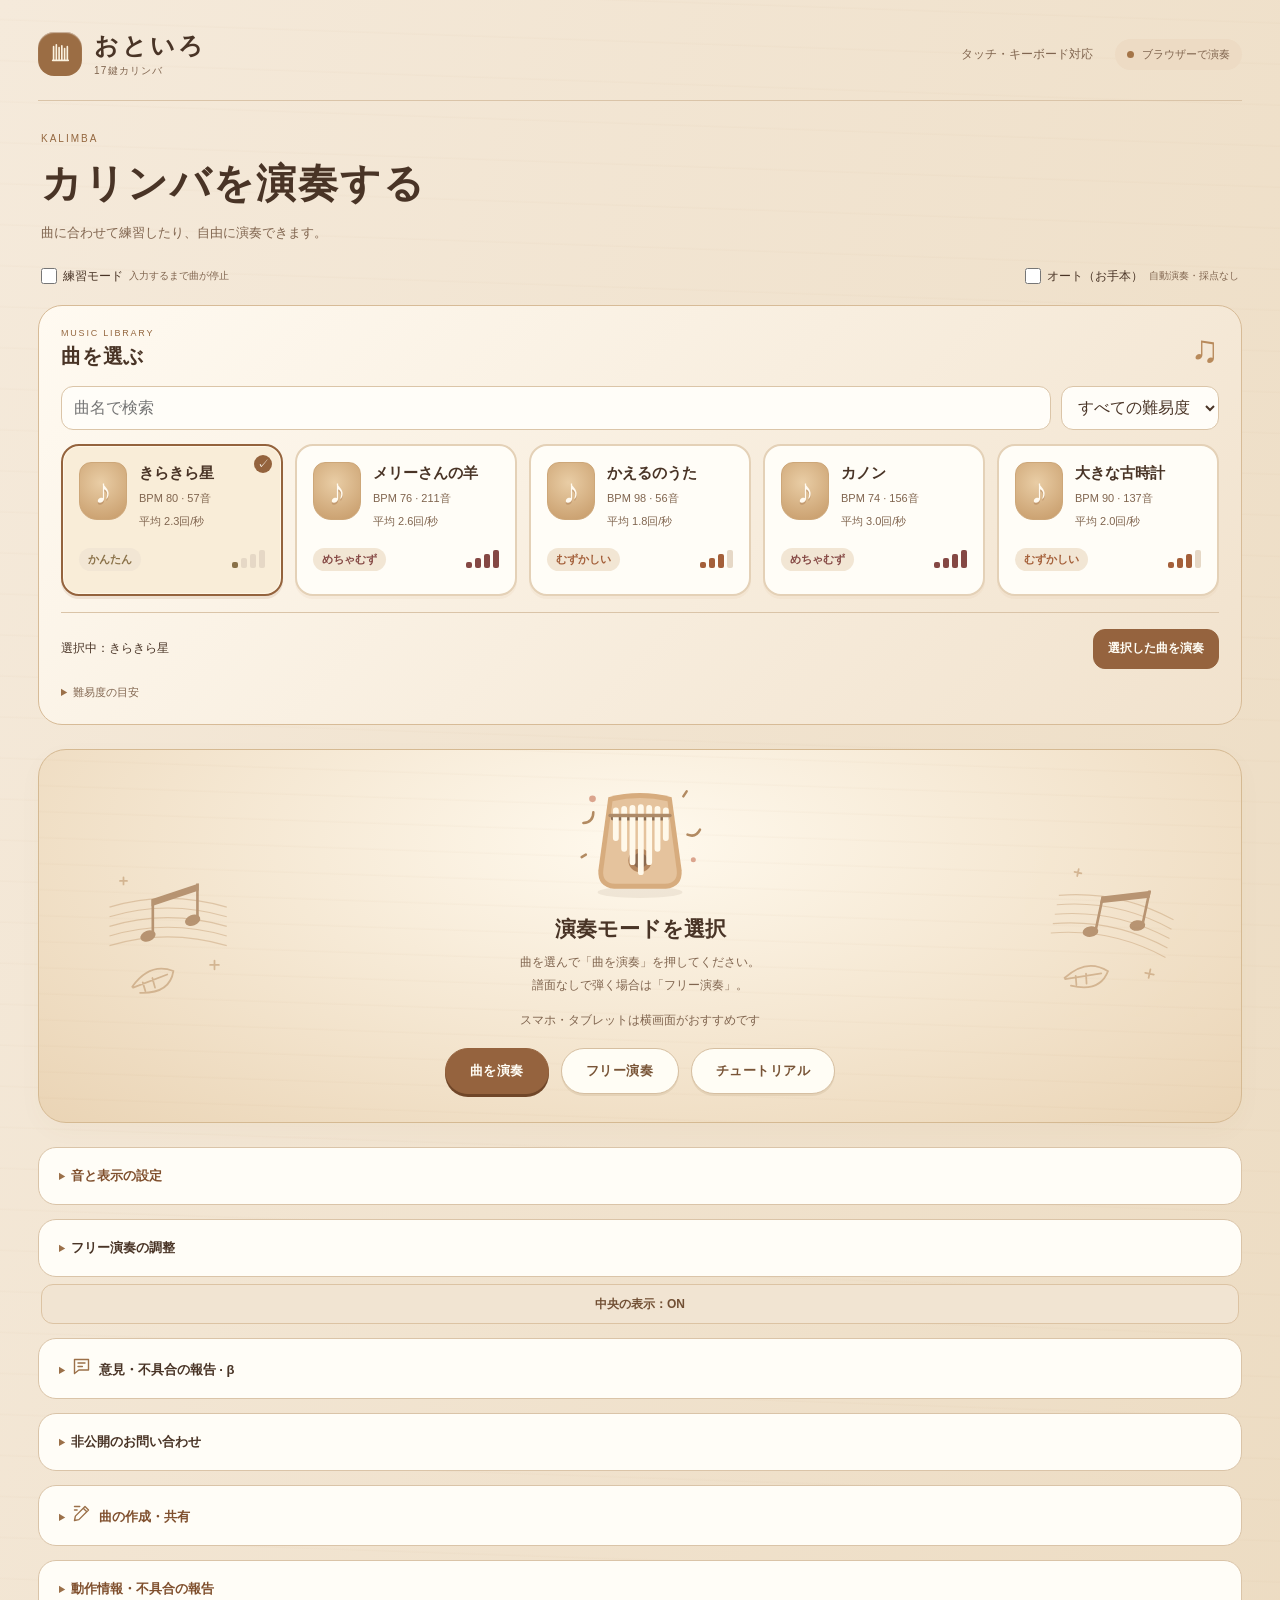
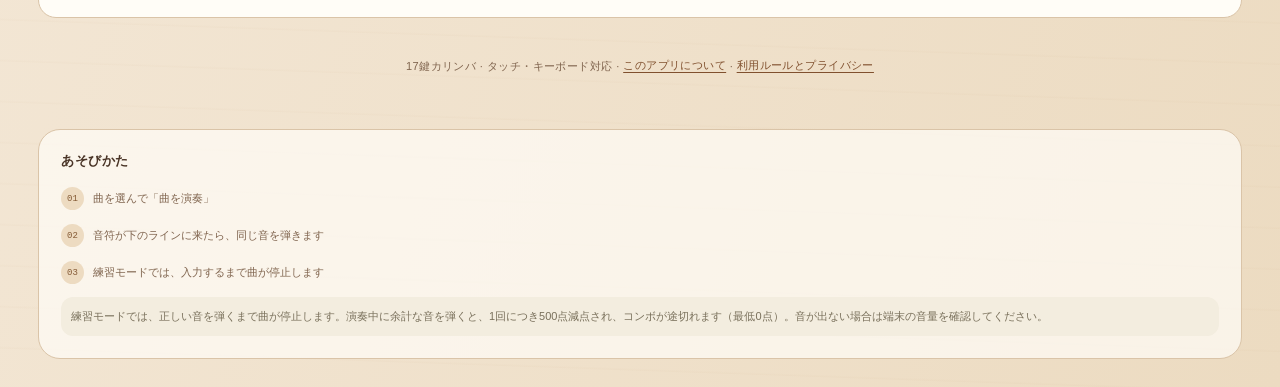
<file: index.html>
<!doctype html>
<html lang="ja">
<head>
  <meta charset="utf-8">
  <meta name="viewport" content="width=device-width, initial-scale=1, viewport-fit=cover">
  <meta name="theme-color" content="#f3e7d5">
  <meta name="otoiro-public-url" content="https://otoiro.pages.dev/">
  <meta name="apple-mobile-web-app-capable" content="yes">
  <meta name="apple-mobile-web-app-status-bar-style" content="black-translucent">
  <meta name="description" content="曲に合わせて練習できる17鍵カリンバ。フリー演奏・録音・曲の作成とファイル共有に対応。">
  <link rel="manifest" href="manifest.webmanifest">
  <link rel="icon" href="assets/icons/kalimba.svg" type="image/svg+xml">
  <link rel="apple-touch-icon" href="assets/icons/app-180.png">
  <link rel="stylesheet" href="assets/css/style.css">
  <title>おといろ — 17鍵カリンバ</title>
  <script src="assets/js/diagnostics.js"></script>
  <link rel="canonical" href="https://otoiro.pages.dev/">
  <meta property="og:title" content="おといろ — 17鍵カリンバ">
  <meta property="og:description" content="ブラウザーでカリンバを演奏。曲の練習、フリー演奏、録音を楽しめます。">
  <meta property="og:type" content="website">
  <meta property="og:url" content="https://otoiro.pages.dev/">
  <meta name="twitter:card" content="summary_large_image">
  <meta property="og:image" content="https://otoiro.pages.dev/assets/icons/social-card.png">
  <meta property="og:image:width" content="1200">
  <meta property="og:image:height" content="630">
  <meta property="og:image:alt" content="木のカリンバと草花を描いた、おといろのイラスト">
</head>
<body>
  <div class="app">
    <section class="result-panel" id="resultPanel" aria-labelledby="resultTitle" tabindex="-1" hidden>
      <div class="result-heading"><div><p class="eyebrow">RESULT</p><h2 id="resultTitle">演奏結果</h2><p id="resultSong"></p></div><div class="result-score"><span>スコア</span><strong id="resultScore">0</strong><small>pt</small></div></div>
      <dl class="result-stats">
        <div><dt>PERFECT</dt><dd id="resultPerfect">0</dd></div>
        <div><dt>GOOD</dt><dd id="resultGood">0</dd></div>
        <div><dt>MISS</dt><dd id="resultMiss">0</dd></div>
        <div><dt>余計な音</dt><dd id="resultExtra">0</dd></div>
        <div><dt>最高コンボ</dt><dd id="resultCombo">0</dd></div>
        <div><dt>正確さ</dt><dd id="resultAccuracy">—%</dd></div>
      </dl>
      <div class="result-comment">
        <label for="resultShareComment">投稿コメント <small>編集できます</small></label>
        <textarea id="resultShareComment" rows="4" maxlength="500" required aria-describedby="resultCommentHelp"></textarea>
        <div class="creator-actions">
          <button class="creator-button" id="copyResultCommentButton" type="button">ハッシュタグ付きコメントをコピー</button>
          <button class="creator-button" id="resetResultCommentButton" type="button">例文に戻す</button>
        </div>
        <p id="resultCommentHelp" class="chart-help">共有先で文章が反映されない場合は、コメントをコピーして貼り付けてください。</p>
      </div>
      <div class="creator-actions result-share-actions">
        <button class="creator-button creator-button-primary" id="shareResultImageButton" type="button" disabled>画像とコメントを共有</button>
        <button class="creator-button" id="saveResultImageButton" type="button" disabled>画像を保存</button>
        <button class="creator-button" id="openResultXButton" type="button" disabled>コメント付きでXを開く</button>
        <button class="creator-button" id="retryResultImageButton" type="button" hidden>画像を再作成</button>
      </div>
      <p class="chart-help">Xの投稿画面では、保存したリザルト画像を添付してください。</p>
      <p id="resultImageStatus" class="chart-help" role="status" aria-live="polite"></p>
      <details class="result-image-preview"><summary>共有画像を確認</summary><img id="resultImagePreview" alt="曲名・スコア・判定数をまとめた共有用の演奏結果" hidden></details>
    </section>
    <header>
      <div class="brand">
        <div class="brand-mark" aria-hidden="true">
          <svg viewBox="0 0 24 24" fill="none" stroke="currentColor" stroke-width="1.8" stroke-linecap="round">
            <path d="M5 4v14M8 2v16M11 5v13M14 3v15M17 6v12M20 4v14"/><path d="M4 19h17"/>
          </svg>
        </div>
        <div><div class="brand-name">おといろ</div><div class="brand-caption">17鍵カリンバ</div></div>
      </div>
      <div class="header-right"><span class="desktop-only">タッチ・キーボード対応</span><span class="live-indicator"><i class="live-dot"></i> ブラウザーで演奏</span></div>
    </header>

    <main class="layout">
      <section class="main-column" aria-label="ゲーム画面">
        <div class="section-top">
          <div><div class="eyebrow">KALIMBA</div><h1>カリンバを演奏する</h1><p class="subheading">曲に合わせて練習したり、自由に演奏できます。</p></div>
          <label class="sr-only" for="songSelect">練習曲を選択</label>
          <div class="selection-controls">
            <label class="practice-mode" for="practiceMode">
              <input id="practiceMode" type="checkbox">
              <span>練習モード</span>
              <small>入力するまで曲が停止</small>
            </label>
            <label class="practice-mode" for="autoMode"><input id="autoMode" type="checkbox"><span>オート（お手本）</span><small>自動演奏・採点なし</small></label>
            <select class="song-select" id="songSelect" aria-label="練習曲" hidden>
              <option value="twinkle">きらきら星</option>
              <option value="maryHadALittleLamb">メリーさんの羊</option>
            </select>
          </div>
        </div>

        <div class="practice-start-control" id="practiceStartControl" hidden>
          <label for="practiceStartBeat">開始する拍
            <input id="practiceStartBeat" type="number" min="0" max="10000" step="0.5" value="0">
          </label>
          <span>練習モードでこの拍から始めます</span>
        </div>

        <section class="song-library" aria-labelledby="songLibraryTitle">
          <div class="song-library-heading"><div><span class="eyebrow">MUSIC LIBRARY</span><h2 id="songLibraryTitle">曲を選ぶ</h2></div><span class="song-library-symbol" aria-hidden="true">♫</span></div>
          <div class="song-library-tools">
            <label class="song-search"><span class="sr-only">曲名で検索</span><input id="songSearch" type="search" placeholder="曲名で検索" autocomplete="off"></label>
            <label><span class="sr-only">難易度で絞り込む</span><select id="difficultyFilter"><option value="all">すべての難易度</option><option value="0">かんたん</option><option value="1">ふつう</option><option value="2">むずかしい</option><option value="3">めちゃむず</option></select></label>
          </div>
          <div id="songCards" class="song-cards" role="group" aria-label="演奏する曲を選択"></div>
          <p id="songLibraryEmpty" class="chart-help" role="status" hidden>条件に合う曲がありません。</p>
          <div class="song-library-selection"><p id="songSelectionSummary" role="status"></p><button class="creator-button creator-button-primary" id="playSelectedSongButton" type="button">選択した曲を演奏</button></div>
          <details class="song-difficulty-help"><summary>難易度の目安</summary><p>元のテンポで演奏する頻度、最も忙しい4秒間、和音が続く頻度、曲の長さから自動判定します。同じタイミングの和音は1回として密度を数え、和音の難しさは別に加えます。演奏位置の15％以上が和音なら最低でも「ふつう」、「めちゃむず」は難しい演奏がある程度続く曲に限ります。</p></details>
        </section>
        <section class="shared-song-panel" id="sharedSongPanel" aria-label="共有された曲" hidden>
          <h2 id="sharedSongTitle">共有された曲</h2>
          <p id="sharedSongStatus" role="status"></p>
          <div class="creator-actions"><button class="creator-button creator-button-primary" id="playSharedSongButton" type="button" hidden>この曲を演奏</button><button class="creator-button" id="saveSharedSongButton" type="button" hidden>この端末に保存</button></div>
        </section>
        <div class="game-card" id="gameCard">
          <div class="playfield" id="playfield">
            <p class="tutorial-guide" id="tutorialGuide" role="status" hidden></p>
            <canvas id="gameCanvas" aria-label="ノーツが流れるゲーム画面"></canvas>
            <div class="field-top">
              <div class="status-pill"><strong id="bpmValue">BPM 96</strong></div>
              <div class="status-pill" id="gameStatus">待機中</div>
            </div>
            <div class="toast" id="toast" aria-live="polite"></div>
            <div class="game-hud">
              <div class="hud-combo"><span>コンボ</span><strong id="hudCombo">0</strong></div>
              <button class="pause-button" id="pauseButton" type="button" aria-label="演奏を一時停止">一時停止</button>
              <button class="pause-button free-play-exit" id="exitFreePlayButton" type="button">ホームへ</button>
              <button class="stop-recording-button" id="stopRecordingButton" type="button" hidden>録音を止める</button>
              <button class="stop-recording-button" id="discardRecordingButton" type="button" hidden>反映しない</button>
            </div>
            <div class="recording-indicator" id="recordingIndicator" hidden></div>
            <div class="recording-countdown" id="recordingCountdown" role="status" aria-live="polite" hidden></div>
            <div class="free-play-info" id="freePlayDisplay">
              <strong>フリー演奏</strong>
              <span id="freePlayNote">♪</span>
              <div class="free-record-controls">
                <button class="creator-button" id="freeRecordButton" type="button">録音を開始</button>
                <button class="creator-button" id="freeReplayButton" type="button" disabled>録音を再生</button>
                <button class="creator-button" id="freeVideoButton" type="button" disabled>動画を作成</button>
                <div class="free-metronome"><label>BPM <input id="freeMetronomeBpm" type="number" min="30" max="240" step="1" value="100" required></label><button class="creator-button" id="freeMetronomeButton" type="button" aria-pressed="false">メトロノーム：OFF</button></div>
                <button class="creator-button" id="freeReplayStopButton" type="button" hidden>再生を停止</button>
                <output id="freeRecordStatus" aria-live="polite">録音すると演奏を聴き返せます</output>
              </div>
              <p>鍵盤を押すと音が鳴ります<br>タッチ・スライド・キーボード（1〜0、Q〜U）で演奏</p>
            </div>
            <div class="overlay" id="overlay">
              <div class="start-box">
                <div class="start-icon" aria-hidden="true"><svg viewBox="0 0 180 150" fill="none"><ellipse cx="90" cy="137" rx="51" ry="7" fill="#806044" opacity=".1"/><path d="M52 23Q90 13 128 23L140 111Q141 131 121 133H59Q39 131 40 111Z" fill="#d7ac7e"/><path d="M57 28Q90 20 123 28L134 110Q136 126 120 127H60Q44 126 46 110Z" fill="#e5c39d"/><circle cx="90" cy="99" r="14" fill="#b4865d"/><circle cx="90" cy="99" r="9" fill="#8c694d"/><path d="M58 48H122" stroke="#896c53" stroke-width="6" stroke-linecap="round"/><g stroke="#fff8e9" stroke-width="7" stroke-linecap="round"><path d="M61 39V72M71 37V85M81 36V101M91 35V113M101 36V101M111 37V85M121 39V72"/></g><path d="M54 45H126" stroke="#ae8b69" stroke-width="4" stroke-linecap="round"/><path d="M22 54q12-1 12-13M147 68q10 4 15-6M142 22l4-6M25 92l-5 3" stroke="#b28a61" stroke-width="3" stroke-linecap="round"/><circle cx="33" cy="25" r="4" fill="#dba48d"/><circle cx="154" cy="98" r="3" fill="#dba48d"/></svg></div>
                <h2 id="overlayTitle">演奏モードを選択</h2>
                <p id="overlayCopy">曲を選んで「曲を演奏」を押してください。<br>譜面なしで弾く場合は「フリー演奏」。</p>
                <p class="orientation-hint">スマホ・タブレットは横画面がおすすめです</p>
                <div class="overlay-actions">
                  <button class="primary-button" id="startButton">曲を演奏</button>
                  <button class="stop-button" id="freePlayButton" type="button">フリー演奏</button>
                  <button class="stop-button" id="tutorialButton" type="button">チュートリアル</button>
                  <button class="stop-button" id="stopButton" type="button" hidden>演奏をやめる</button>
                </div>
              </div>
            </div>
            <div class="track-labels" aria-hidden="true" id="trackLabels"></div>
          </div>
          <div class="key-row" id="keyRow" aria-label="17鍵カリンバの音階。左端D6、中央C4、右端E6"></div>
          <p class="key-hit-hint"><span class="touch-hint">横画面がおすすめ · 光る音階キーをタップして演奏</span><span class="keyboard-hint">標準17鍵の並び · 左端 D6 ／ 中央 C4 ／ 右端 E6 · キー 1–0、Q–U</span></p>
        </div>

        <details class="game-settings">
          <summary>音と表示の設定</summary>
          <div class="settings-list">
            <div class="key-color-setting">
              <label for="keyColorPreset"><strong>鍵盤の色マーク</strong>
                <select id="keyColorPreset" aria-describedby="keyColorHelp">
                  <option value="none">なし</option>
                  <option value="alternating">交互（赤・青）</option>
                  <option value="everyOther">1本おき（赤）</option>
                  <option value="cOnly">ドだけ（赤）</option>
                  <option value="cAndF">ドとファ（赤・青）</option>
                  <option value="hands">左右の手で色分け</option>
                  <option value="noteNames">音名ごとに7色</option>
                </select>
              </label>
              <p id="keyColorHelp" aria-live="polite"></p>
              <div id="keyColorPreview" class="key-color-preview" aria-label="実際の鍵盤と同じ並びの色マーク見本"></div>
            </div>
            <label class="setting-row" for="volumeSetting">
              <span><strong>音量</strong><small>鍵盤の音の大きさ</small></span>
              <input id="volumeSetting" type="range" min="0" max="100" step="5" value="100">
              <output id="volumeValue" for="volumeSetting">100%</output>
            </label>
            <label class="setting-row" for="noteSpeedSetting">
              <span><strong>音符の流れる速さ</strong><small>譜面が流れる速さ</small></span>
              <input id="noteSpeedSetting" type="range" min="50" max="150" step="10" value="100">
              <output id="noteSpeedValue" for="noteSpeedSetting">100%</output>
            </label>
            <label class="setting-row practice-tempo-setting" for="practiceTempoSetting" hidden>
              <span><strong>曲の速さ</strong><small>練習モードのテンポ</small></span>
              <input id="practiceTempoSetting" type="range" min="50" max="150" step="10" value="100">
              <output id="practiceTempoValue" for="practiceTempoSetting">100%</output>
            </label>
          </div>
        </details>

        <details class="free-tuning" id="freeTuningPanel">
          <summary>フリー演奏の調整</summary>
          <div class="free-tuning-content">
            <label for="freeTuningMode">音の変え方
              <select id="freeTuningMode">
                <option value="signature">配置を変えずに調号を適用</option>
                <option value="tonic">最低音を指定して全体を移調</option>
                <option value="custom">鍵盤ごとに音高を調整</option>
              </select>
            </label>
            <p id="freeTuningHelp"></p>
            <label id="freeSignatureControl" for="freeSignature">調号<select id="freeSignature"></select></label>
            <label id="freeTonicControl" for="freeTonic" hidden>最低音（中央の鍵盤）<select id="freeTonic"></select></label>
            <div id="freeCustomControl" hidden>
              <p>実際の17鍵と同じ順です。−／＋で各鍵盤を1半音ずつ変更できます（±12半音まで）。</p>
              <div id="freeCustomKeys" class="free-custom-keys"></div>
            </div>
            <output id="freeTuningSummary" aria-live="polite"></output>
            <button class="creator-button" id="freeTuningReset" type="button">標準のC調に戻す</button>
          </div>
        </details>
        <button class="creator-button free-display-toggle" id="freeDisplayToggle" type="button" aria-pressed="true" aria-controls="freePlayDisplay">中央の表示：ON</button>

        <details class="beta-feedback" id="feedback">
          <summary><svg class="section-icon" aria-hidden="true" viewBox="0 0 24 24" fill="none" stroke="currentColor" stroke-width="1.6" stroke-linecap="round" stroke-linejoin="round"><path d="M4 4h16v12H9l-5 4V4Z"/><path d="M8 8h8M8 12h5"/></svg>意見・不具合の報告 · β</summary>
          <form id="betaFeedbackForm">
            <p>感想、ほしい機能、不具合などを教えてください。送った内容と管理者の返信・対応状況は、みんなに公開されます。名前・メールアドレスは不要です。</p>
            <label for="feedbackCategory">種類<select id="feedbackCategory"><option value="idea">感想・アイデア</option><option value="bug">不具合の報告</option><option value="other">その他</option></select></label>
            <label for="feedbackMessage">内容<textarea id="feedbackMessage" maxlength="2000" rows="5" placeholder="例：スマホで和音を弾くときに…" required></textarea></label>
            <small>2000文字まで。個人情報は書かないでください。</small>
            <label class="feedback-consent"><input id="feedbackPublicConsent" type="checkbox" required>内容が公開されることを確認しました</label>
            <button class="creator-button creator-button-primary" id="feedbackSend" type="submit">公開して送る</button>
            <p id="feedbackStatus" role="status" aria-live="polite"></p>
          </form>
          <section class="feedback-board" aria-label="みんなの意見と対応状況">
            <h3>みんなの意見・対応状況</h3>
            <button class="creator-button" id="feedbackReload" type="button">一覧を更新</button>
            <div id="feedbackList"></div>
            <button class="creator-button" id="feedbackMore" type="button" hidden>さらに読み込む</button>
            <p id="feedbackListStatus" role="status" aria-live="polite"></p>
          </section>
        </details>
        <details class="beta-feedback" id="contact">
          <summary>非公開のお問い合わせ</summary>
          <form id="privateContactForm"><p>内容は管理者だけが確認します。返信が必要な場合は本文に連絡先を書いてください。パスワードなどは送らないでください。</p><label>内容<textarea id="privateContactMessage" maxlength="2000" required rows="5"></textarea></label><button type="submit" class="creator-button">管理者に送信</button><p id="privateContactStatus" role="status"></p></form>
        </details>
        <details class="creator-mode">
          <summary><svg class="section-icon" aria-hidden="true" viewBox="0 0 24 24" fill="none" stroke="currentColor" stroke-width="1.6" stroke-linecap="round" stroke-linejoin="round"><path d="m5 15 11-11 4 4L9 19l-5 1 1-5ZM14 6l4 4M4 4h6M4 8h3"/></svg>曲の作成・共有</summary>
          <div class="creator-content">
            <p class="chart-help">作成した曲はこのブラウザー内に保存されます。共有リンクをSNSに貼ると、開いた人が演奏できます。</p>
            <div class="chart-sharing" aria-label="曲の共有">
              <div class="creator-actions">
                <button class="creator-button creator-button-primary" id="prepareShareButton" type="button">共有リンクを作成</button>
                <button class="creator-button" id="shortenShareButton" type="button" hidden>URLを短縮</button>
                <button class="creator-button" id="restoreLongShareButton" type="button" hidden>長いURLに戻す</button>
                <button class="creator-button" id="sendShareButton" type="button" hidden>SNSなどに共有</button>
                <button class="creator-button" id="downloadShareButton" type="button" hidden>共有文をコピー</button>
                <input id="importShareFile" type="file" accept=".otoiro,.json,application/json,application/octet-stream" hidden>
              </div>
              <textarea id="shareLinkOutput" class="share-link-output" rows="3" readonly aria-label="ハッシュタグ付きSNS投稿用の共有文" hidden></textarea>
              <p class="chart-help">共有文には「#おといろ」「#カリンバ」「#音ゲー」が入ります。</p>
            <p class="chart-help">通常は譜面をリンクに含めます。「URLを短縮」を押した場合だけサーバーへ保存します（同じ接続元から3分に1回）。曲一覧には掲載されません。容量整理で短縮リンクが削除される場合があるため、元の長いURLも保管してください。</p>
              <details><summary>以前の共有ファイルを読み込む</summary><button class="creator-button" id="importShareButton" type="button">ファイルを選択</button></details>
              <p id="shareStatus" class="chart-help" role="status" aria-live="polite"></p>
            </div>
            <p class="creator-help">1行に「拍,音名」を1つ書きます。例：<code>0,C4</code>。拍は小数で入力でき、同じ拍の音は低い音から高い音へアルペジオで演奏し、一番高い音が拍に合います。<code>#</code>から行末まではメモとして無視されます。</p>
            <div class="creator-fields">
              <label for="creatorSongName">曲名<input id="creatorSongName" type="text" maxlength="40" value="新しい曲" autocomplete="off"></label>
              <label for="creatorBpm">BPM<input id="creatorBpm" type="number" min="30" max="240" step="1" value="100"></label>
              <label for="creatorKeySignature">曲の調号<select id="creatorKeySignature" aria-describedby="creatorKeySignatureHelp"></select></label>
              <label for="creatorMeter">拍子<select id="creatorMeter"><option value="none">拍子なし</option><option value="2">2/4</option><option value="3">3/4</option><option value="4" selected>4/4</option><option value="5">5/4</option><option value="6">6/8</option></select></label>
            </div>
            <p class="chart-help" id="creatorKeySignatureHelp">ドレミの位置・オクターブはそのままに、調号に合う音へ♯・♭を付けます。譜面欄は元の音名で入力します（例：ト長調ではF4がF♯4として鳴ります）。</p>
            <figure class="sheet-preview">
              <figcaption>
                <span>五線譜で曲づくり <small>拍の位置は0から表示</small></span>
                <output id="sheetTempo" for="creatorBpm">BPM 100</output>
              </figcaption>
              <div class="sheet-editor-tools">
                <label for="sheetSnap">入力単位 <select id="sheetSnap"><option value="1">1拍</option><option value="0.5" selected>0.5拍</option><option value="0.25">0.25拍</option></select></label>
                <button class="creator-button" id="sortChartButton" type="button">譜面を並べ替える</button>
                <span>空白をタップで追加・音符をタップで削除・ドラッグで拍と高さを変更</span>
              </div>
              <div class="sheet-scroll" tabindex="0" aria-label="横にスクロールできる五線譜">
                <svg id="sheetPreview" class="sheet-svg" role="group" aria-label="タップとドラッグで編集できる五線譜"></svg>
              </div>
              <p class="sheet-note" id="sheetPreviewMessage" aria-live="polite"></p>
            </figure>
            <label class="chart-label" for="creatorChart">譜面 <span>拍,音名（例: 0,C4）</span></label>
            <textarea id="creatorChart" rows="8" spellcheck="false" autocapitalize="characters" aria-describedby="creatorChartHelp">0,C4
1,C4
2,G4
3,G4
4,A4
5,A4
6,G4</textarea>
            <p class="chart-help" id="creatorChartHelp">使える音：D6 B5 G5 E5 C5 A4 F4 D4 C4 E4 G4 B4 D5 F5 A5 C6 E6</p>
            <div class="creator-actions">
              <button class="creator-button" id="loadChartButton" type="button">選択中の曲を更新</button>
              <button class="creator-button" id="saveChartButton" type="button">選択中の曲に保存</button>
              <button class="creator-button creator-button-primary" id="saveNewChartButton" type="button">この端末に新しい曲を保存</button>
              <button class="creator-button creator-button-danger" id="deleteChartButton" type="button" hidden>選択中の曲を削除</button>
            </div>
            <div class="creator-actions creator-play-actions">
              <label class="start-beat-control" for="testStartBeat">テスト開始拍
                <input id="testStartBeat" type="number" min="0" max="10000" step="0.5" value="0">
              </label>
              <span class="start-beat-help">この拍以降をテストします</span>
              <button class="creator-button" id="previewChartButton" type="button">譜面を試聴</button>
              <button class="creator-button" id="stopPreviewButton" type="button" hidden>試聴を停止</button>
              <button class="creator-button creator-button-primary" id="testPlayButton" type="button">弾いてたしかめる</button>
            </div>
            <div class="creator-actions creator-file-actions">
              <button class="creator-button creator-button-primary" id="connectProjectButton" type="button">スマホ用譜面の保存先を設定・確認</button>
              <button class="creator-button creator-button-primary" id="exportMobileAppButton" type="button">スマホ用アプリを書き出す</button>
              <button class="creator-button" id="exportChartsButton" type="button">譜面データを書き出す</button>
              <button class="creator-button" id="importChartsButton" type="button">譜面データを読み込む</button>
              <input id="importChartsFile" type="file" accept=".json,application/json" hidden>
            </div>
            <p class="project-folder-help">
              <strong>スマホにも譜面を反映する場合：</strong>PCで <code>http://127.0.0.1:5500/</code> を開いて保存してください。初回は上の「スマホ用譜面の保存先を設定・確認」を押し、<strong>Live Serverで開いているゲームと同じ、index.html がある program_1022 フォルダー</strong>を選びます。目安：OneDrive → デスクトップ → program_1022。<code>assets</code> や <code>data</code> の中ではありません。フォルダーを選んだ後に許可を求められたら「許可」を押してください。
            </p>
            <p class="chart-help portable-export-help">PCからスマホへアプリを渡す場合は「スマホ用アプリを書き出す」を押します。できたHTMLファイルをスマホへ送り、スマホのブラウザーで開くと、PCのサーバーなしで遊べます。書き出し時点の曲も含まれます。</p>
            <section class="recording-panel" aria-label="鍵盤入力で譜面を録音">
              <h3>鍵盤で録音</h3>
              <p>4・3・2・1の後に録音します。メトロノームは録音終了まで鳴ります。「新しく録音」は譜面を置き換え、「今の譜面に重ねて録音」は既存の音と薄いノーツに合わせて音を追加できます。同じ拍の同じ音は重複しません。</p>
              <label for="quantizeSetting">クオンタイズ
                <select id="quantizeSetting">
                  <option value="1">4分音符</option>
                  <option value="2" selected>8分音符</option>
                  <option value="4">16分音符</option>
                </select>
              </label>
              <div class="creator-actions">
                <button class="creator-button creator-button-primary" id="startRecordingButton" type="button">新しく録音</button>
                <button class="creator-button" id="overdubRecordingButton" type="button">今の譜面に重ねて録音</button>
              </div>
            </section>
            <p class="creator-status" id="creatorStatus" role="status" aria-live="polite"></p>
          </div>
        </details>

        <footer class="home-footer">17鍵カリンバ · タッチ・キーボード対応 · <a href="./about.html">このアプリについて</a> · <a href="policy.html">利用ルールとプライバシー</a></footer>
      </section>

      <aside class="side-column" aria-label="あそびかた">
        <section class="panel">
          <div class="panel-heading"><h2>あそびかた</h2></div>
          <ol class="howto">
            <li><span class="step-number">01</span><span>曲を選んで「曲を演奏」</span></li>
            <li><span class="step-number">02</span><span>音符が下のラインに来たら、同じ音を弾きます</span></li>
            <li><span class="step-number">03</span><span>練習モードでは、入力するまで曲が停止します</span></li>
          </ol>
          <div class="practice-tip">練習モードでは、正しい音を弾くまで曲が停止します。演奏中に余計な音を弾くと、1回につき500点減点され、コンボが途切れます（最低0点）。音が出ない場合は端末の音量を確認してください。</div>
        </section>
      </aside>
    </main>
  </div>
  <dialog id="orientationDialog" class="orientation-dialog" aria-labelledby="orientationTitle" aria-describedby="orientationCopy">
    <div class="orientation-symbol" aria-hidden="true">↻</div>
    <h2 id="orientationTitle">横向きでの演奏がおすすめです</h2>
    <p id="orientationCopy">スマホを横向きにしてください。縦向きのままでも演奏できます。</p>
    <div class="orientation-actions">
      <button id="orientationContinue" class="primary-button" type="button">このまま続ける</button>
      <button id="orientationCancel" class="creator-button" type="button">やめておく</button>
    </div>
  </dialog>
  <dialog id="freeVideoDialog" class="orientation-dialog free-video-dialog" aria-labelledby="freeVideoTitle">
    <h2 id="freeVideoTitle">録音から動画を作成</h2>
    <p>上に流れる音符と演奏音を、縦長の動画にします。演奏範囲は最長60秒で、最後に約3秒の余韻が付きます。</p>
    <div class="free-video-range"><label>開始（秒）<input id="freeVideoStart" type="number" min="0" step="0.1" value="0"></label><label>終了（秒）<input id="freeVideoEnd" type="number" min="0.1" step="0.1" value="1"></label></div>
    <div class="orientation-actions"><button class="primary-button" id="makeFreeVideoButton" type="button">動画を作成</button><button class="creator-button" id="cancelFreeVideoButton" type="button" hidden>作成を中止</button></div>
    <p id="freeVideoStatus" role="status" aria-live="polite"></p>
    <canvas id="freeVideoCanvas" width="720" height="900" aria-label="作成中の演奏動画" hidden></canvas>
    <video id="freeVideoPreview" controls playsinline preload="metadata" aria-label="演奏動画のプレビュー" hidden></video>
    <label class="free-video-comment" for="freeVideoComment">共有コメント<textarea id="freeVideoComment" rows="3" maxlength="500" required></textarea></label>
    <div class="orientation-actions"><button class="creator-button" id="shareFreeVideoButton" type="button" hidden>動画とコメントを共有</button><button class="creator-button" id="saveFreeVideoButton" type="button" hidden>動画を保存</button><button class="creator-button" id="copyFreeVideoComment" type="button">ハッシュタグ付きコメントをコピー</button><button class="creator-button" id="closeFreeVideoButton" type="button">閉じる</button></div>
    <p class="chart-help">共有先によって対応形式やコメントの扱いが異なります。必要に応じて動画を保存し、コメントをコピーして投稿してください。</p>
  </dialog>
  <script src="assets/js/sharing.js" defer></script>
  <dialog id="recordingReadyDialog" class="orientation-dialog" aria-labelledby="recordingReadyTitle" aria-describedby="recordingReadyCopy">
    <div class="orientation-symbol" aria-hidden="true">↻</div>
    <h2 id="recordingReadyTitle">横画面で録音の準備</h2>
    <p id="recordingReadyCopy">横画面にして、準備ができたら「録音開始」を押してください。4・3・2・1の後に録音が始まります。縦画面のままでも録音できます。</p>
    <div class="orientation-actions"><button id="confirmRecordingButton" class="primary-button" type="button">録音開始</button><button id="cancelRecordingReadyButton" class="creator-button" type="button">やめておく</button></div>
  </dialog>
  <dialog id="tutorialDialog" class="orientation-dialog" aria-labelledby="tutorialTitle" aria-describedby="tutorialCopy">
    <h2 id="tutorialTitle">チュートリアル</h2>
    <p id="tutorialCopy">専用譜面で、タイミング・左右の手・スライド・両手の同時演奏を順番に練習します。入力するまで音符が待つので、自分のペースで進められます。</p>
    <ol class="tutorial-lessons">
      <li>音符が下のラインに来たら、同じ音の鍵盤を押します。</li>
      <li>左側は左手、右側は右手で弾きます。中央のドはどちらの手でも弾けます。</li>
      <li>線でつながった音は、低い音から指をスライドして弾けます。</li>
      <li>左右に分かれた2音は、両手で同時に弾くこともあります。</li>
      <li>和音は光る鍵盤をすべて弾きます。基本は低い音から順番に弾きましょう。左右の手で弾ける音は同時でも大丈夫です。採点では順番を問いません。</li>
      <li>余計な音は500点減点され、コンボが途切れます。</li>
    </ol>
    <div class="orientation-actions">
      <button id="beginTutorialButton" class="primary-button" type="button">チュートリアルを始める</button>
      <button id="closeTutorialButton" class="creator-button" type="button">曲選択へ</button>
    </div>
  </dialog>
  <script src="assets/js/result-share.js" defer></script>
  <script src="assets/js/song-library.js" defer></script>
  <script src="assets/js/analytics.js" defer></script>
  <script src="assets/js/game.js" defer></script>

  <script src="assets/js/free-video.js" defer></script>
  <script src="assets/js/feedback.js" defer></script>
</body>
</html>
</file>
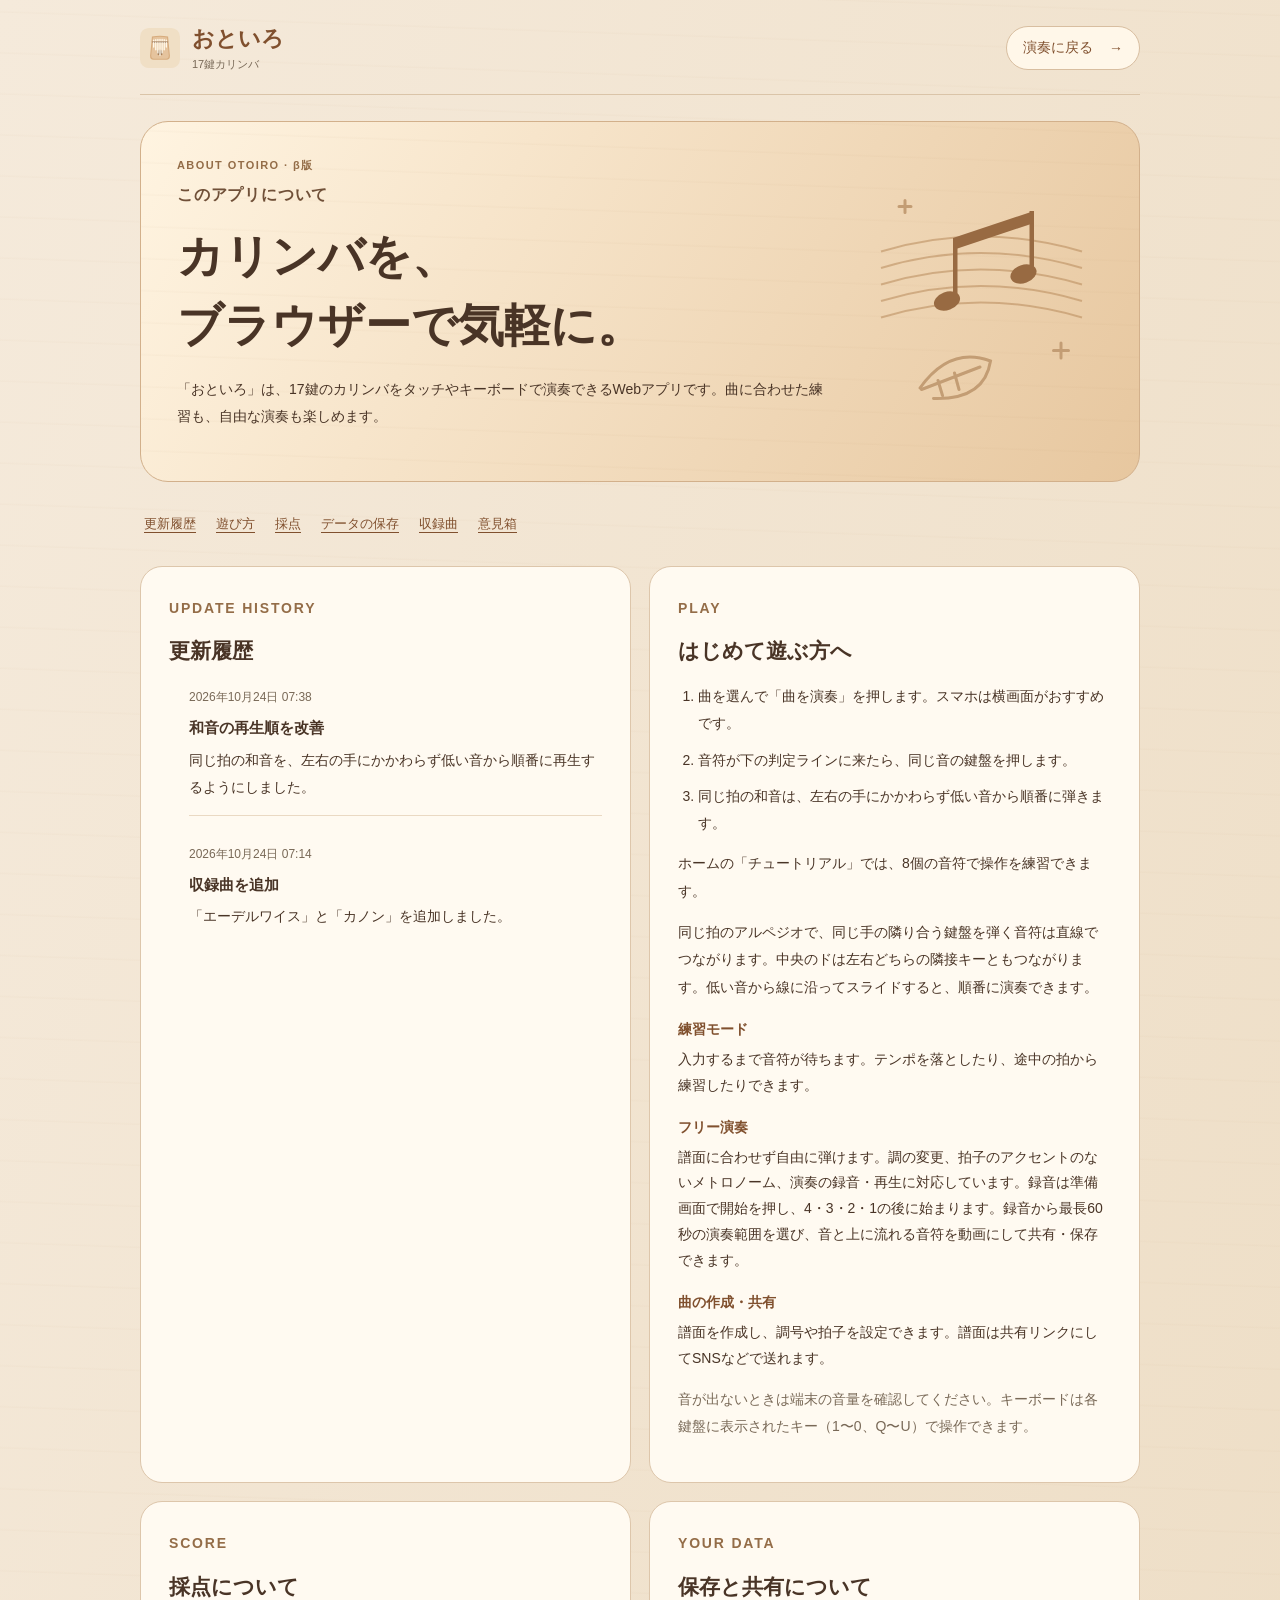
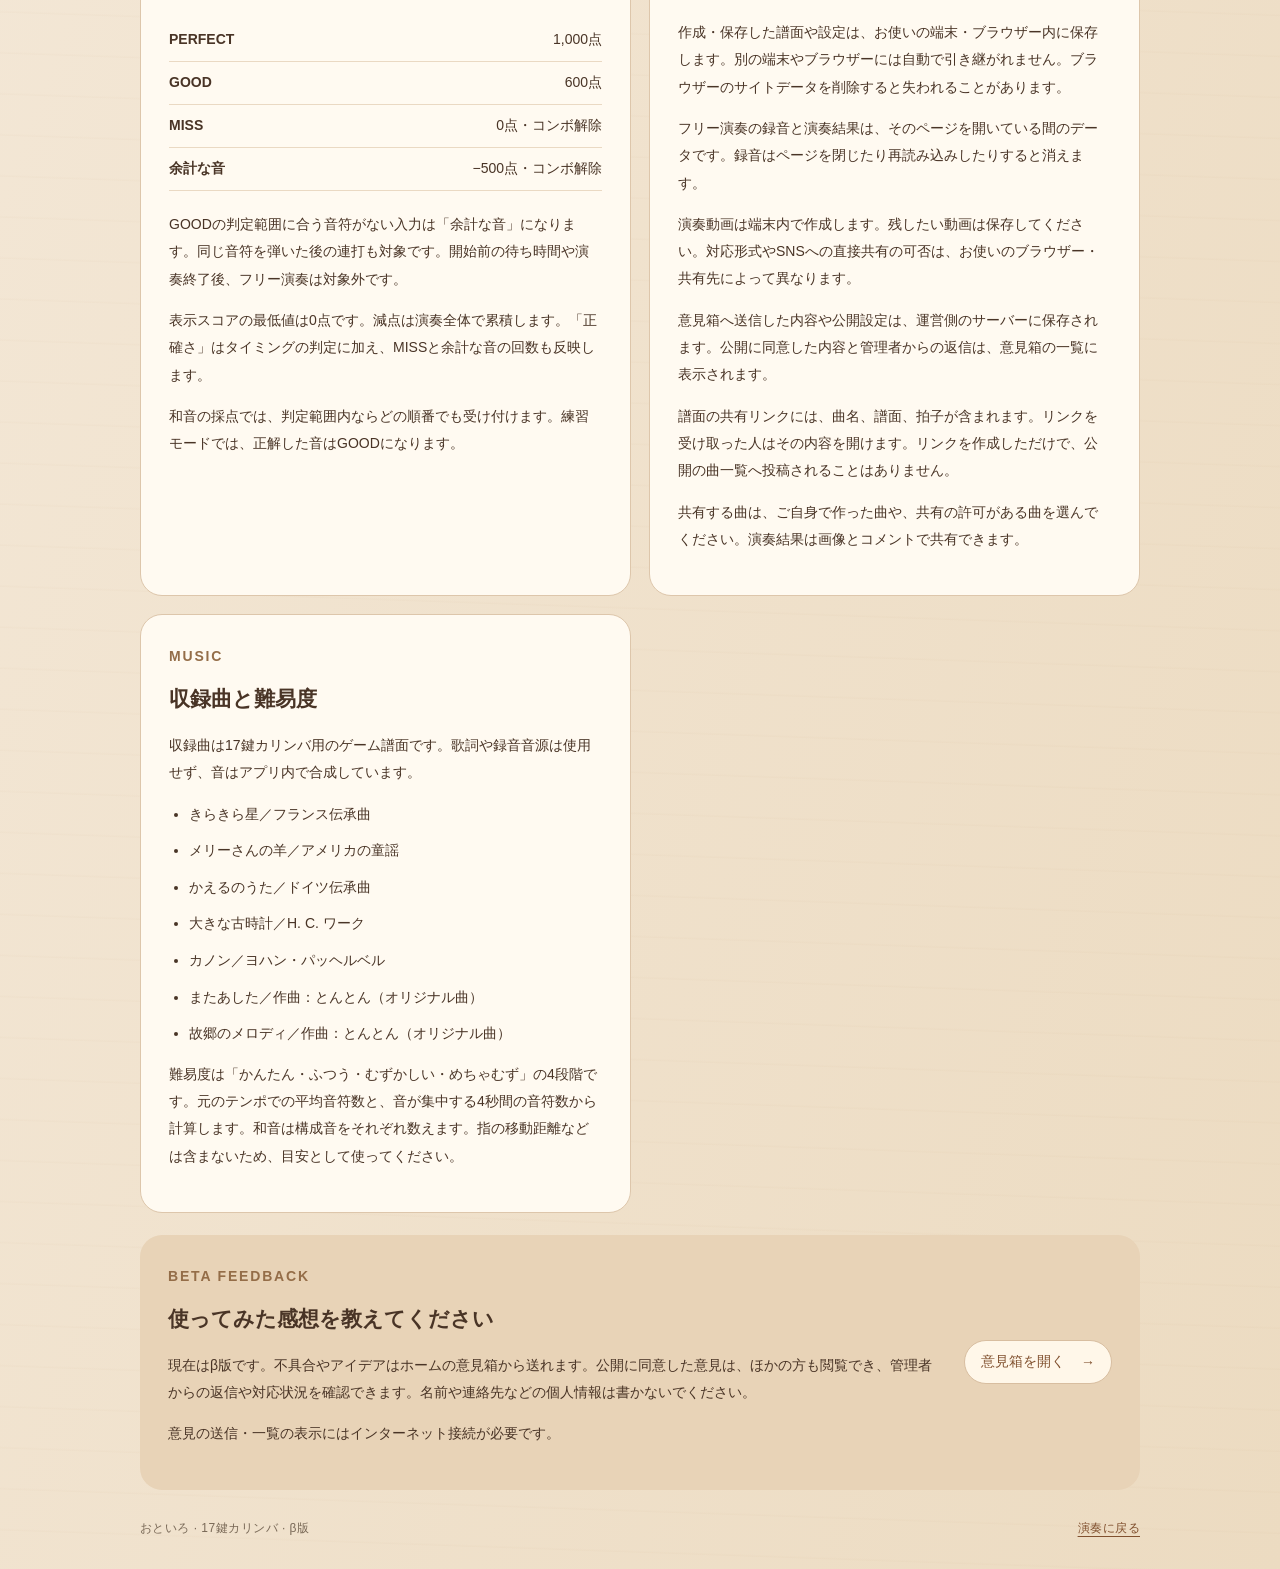
<file: about.html>
<!doctype html>
<html lang="ja">
<head>
  <meta charset="utf-8">
  <meta name="viewport" content="width=device-width, initial-scale=1">
  <meta name="theme-color" content="#f3e7d5">
  <meta name="description" content="17鍵カリンバで遊べる「おといろ」の紹介、遊び方、採点、データの保存と収録曲について。">
  <link rel="icon" href="assets/icons/kalimba.svg" type="image/svg+xml">
  <link rel="stylesheet" href="assets/css/style.css">
  <link rel="stylesheet" href="assets/css/about.css">
  <title>このアプリについて — おといろ</title>
  <script src="assets/js/catalog-info.js" defer></script>
</head>
<body>
  <a class="about-skip" href="#aboutMain">本文へ</a>
  <div class="about-shell">
    <header class="about-header">
      <a class="about-brand" href="./index.html"><img src="assets/icons/kalimba.svg" width="40" height="40" alt=""><span>おといろ<small>17鍵カリンバ</small></span></a>
      <a class="about-back" href="./index.html">演奏に戻る <span aria-hidden="true">→</span></a>
    </header>
    <main id="aboutMain">
      <section class="about-hero" aria-labelledby="aboutTitle">
        <div><p class="about-eyebrow">ABOUT OTOIRO · β版</p><h1 id="aboutTitle">このアプリについて</h1><p class="about-lead">カリンバを、<br>ブラウザーで気軽に。</p><p>「おといろ」は、17鍵のカリンバをタッチやキーボードで演奏できるWebアプリです。曲に合わせた練習も、自由な演奏も楽しめます。</p></div>
        <img class="about-art" src="assets/icons/wood-music.svg" width="240" height="270" alt="" aria-hidden="true">
      </section>
      <nav class="about-nav" aria-label="このページの内容"><a href="#updates">更新履歴</a><a href="#howto">遊び方</a><a href="#scoring">採点</a><a href="#data">データの保存</a><a href="#music">収録曲</a><a href="#feedbackInfo">意見箱</a></nav>
      <div class="about-grid">
        <section class="about-card" id="updates" aria-labelledby="updatesTitle"><p class="about-eyebrow">UPDATE HISTORY</p><h2 id="updatesTitle">更新履歴</h2>
          <ol class="about-updates">
            <li><time datetime="2026-10-24T07:38:24+09:00">2026年10月24日 07:38</time><h3>和音の再生順を改善</h3><p>同じ拍の和音を、左右の手にかかわらず低い音から順番に再生するようにしました。</p></li>
            <li><time datetime="2026-10-24T07:14:09+09:00">2026年10月24日 07:14</time><h3>収録曲を追加</h3><p>「エーデルワイス」と「カノン」を追加しました。</p></li>
          </ol>
        </section>
        <section class="about-card" id="howto" aria-labelledby="howtoTitle"><p class="about-eyebrow">PLAY</p><h2 id="howtoTitle">はじめて遊ぶ方へ</h2>
          <ol><li>曲を選んで「曲を演奏」を押します。スマホは横画面がおすすめです。</li><li>音符が下の判定ラインに来たら、同じ音の鍵盤を押します。</li><li>同じ拍の和音は、左右の手にかかわらず低い音から順番に弾きます。</li></ol>
          <p>ホームの「チュートリアル」では、8個の音符で操作を練習できます。</p>
          <p>同じ拍のアルペジオで、同じ手の隣り合う鍵盤を弾く音符は直線でつながります。中央のドは左右どちらの隣接キーともつながります。低い音から線に沿ってスライドすると、順番に演奏できます。</p>
          <dl class="about-modes"><div><dt>練習モード</dt><dd>入力するまで音符が待ちます。テンポを落としたり、途中の拍から練習したりできます。</dd></div><div><dt>フリー演奏</dt><dd>譜面に合わせず自由に弾けます。調の変更、拍子のアクセントのないメトロノーム、演奏の録音・再生に対応しています。録音は準備画面で開始を押し、4・3・2・1の後に始まります。録音から最長60秒の演奏範囲を選び、音と上に流れる音符を動画にして共有・保存できます。</dd></div><div><dt>曲の作成・共有</dt><dd>譜面を作成し、調号や拍子を設定できます。譜面は共有リンクにしてSNSなどで送れます。</dd></div></dl>
          <p class="about-note">音が出ないときは端末の音量を確認してください。キーボードは各鍵盤に表示されたキー（1〜0、Q〜U）で操作できます。</p>
        </section>
        <section class="about-card" id="scoring" aria-labelledby="scoringTitle"><p class="about-eyebrow">SCORE</p><h2 id="scoringTitle">採点について</h2>
          <dl class="about-score"><div><dt>PERFECT</dt><dd>1,000点</dd></div><div><dt>GOOD</dt><dd>600点</dd></div><div><dt>MISS</dt><dd>0点・コンボ解除</dd></div><div><dt>余計な音</dt><dd>−500点・コンボ解除</dd></div></dl>
          <p>GOODの判定範囲に合う音符がない入力は「余計な音」になります。同じ音符を弾いた後の連打も対象です。開始前の待ち時間や演奏終了後、フリー演奏は対象外です。</p>
          <p>表示スコアの最低値は0点です。減点は演奏全体で累積します。「正確さ」はタイミングの判定に加え、MISSと余計な音の回数も反映します。</p>
          <p>和音の採点では、判定範囲内ならどの順番でも受け付けます。練習モードでは、正解した音はGOODになります。</p>
        </section>
        <section class="about-card" id="data" aria-labelledby="dataTitle"><p class="about-eyebrow">YOUR DATA</p><h2 id="dataTitle">保存と共有について</h2>
          <p>作成・保存した譜面や設定は、お使いの端末・ブラウザー内に保存します。別の端末やブラウザーには自動で引き継がれません。ブラウザーのサイトデータを削除すると失われることがあります。</p>
          <p>フリー演奏の録音と演奏結果は、そのページを開いている間のデータです。録音はページを閉じたり再読み込みしたりすると消えます。</p>
          <p>演奏動画は端末内で作成します。残したい動画は保存してください。対応形式やSNSへの直接共有の可否は、お使いのブラウザー・共有先によって異なります。</p>
          <p>意見箱へ送信した内容や公開設定は、運営側のサーバーに保存されます。公開に同意した内容と管理者からの返信は、意見箱の一覧に表示されます。</p>
          <p>譜面の共有リンクには、曲名、譜面、拍子が含まれます。リンクを受け取った人はその内容を開けます。リンクを作成しただけで、公開の曲一覧へ投稿されることはありません。</p>
          <p>共有する曲は、ご自身で作った曲や、共有の許可がある曲を選んでください。演奏結果は画像とコメントで共有できます。</p>
        </section>
        <section class="about-card" id="music" aria-labelledby="musicTitle"><p class="about-eyebrow">MUSIC</p><h2 id="musicTitle">収録曲と難易度</h2>
          <p>収録曲は17鍵カリンバ用のゲーム譜面です。歌詞や録音音源は使用せず、音はアプリ内で合成しています。</p>
          <ul class="about-songs"><li>きらきら星／フランス伝承曲</li><li>メリーさんの羊／アメリカの童謡</li><li>かえるのうた／ドイツ伝承曲</li><li>大きな古時計／H. C. ワーク</li><li>カノン／ヨハン・パッヘルベル</li><li>またあした／作曲：とんとん（オリジナル曲）</li><li>故郷のメロディ／作曲：とんとん（オリジナル曲）</li></ul>
          <p>難易度は「かんたん・ふつう・むずかしい・めちゃむず」の4段階です。元のテンポでの平均音符数と、音が集中する4秒間の音符数から計算します。和音は構成音をそれぞれ数えます。指の移動距離などは含まないため、目安として使ってください。</p>
        </section>
      </div>
      <section class="about-feedback" id="feedbackInfo" aria-labelledby="feedbackTitle"><div><p class="about-eyebrow">BETA FEEDBACK</p><h2 id="feedbackTitle">使ってみた感想を教えてください</h2><p>現在はβ版です。不具合やアイデアはホームの意見箱から送れます。公開に同意した意見は、ほかの方も閲覧でき、管理者からの返信や対応状況を確認できます。名前や連絡先などの個人情報は書かないでください。</p><p>意見の送信・一覧の表示にはインターネット接続が必要です。</p></div><a class="about-back" href="./index.html#feedback">意見箱を開く <span aria-hidden="true">→</span></a></section>
    </main>
    <footer class="about-footer"><span>おといろ · 17鍵カリンバ · β版</span><a href="./index.html">演奏に戻る</a></footer>
  </div>
</body>
</html>
</file>
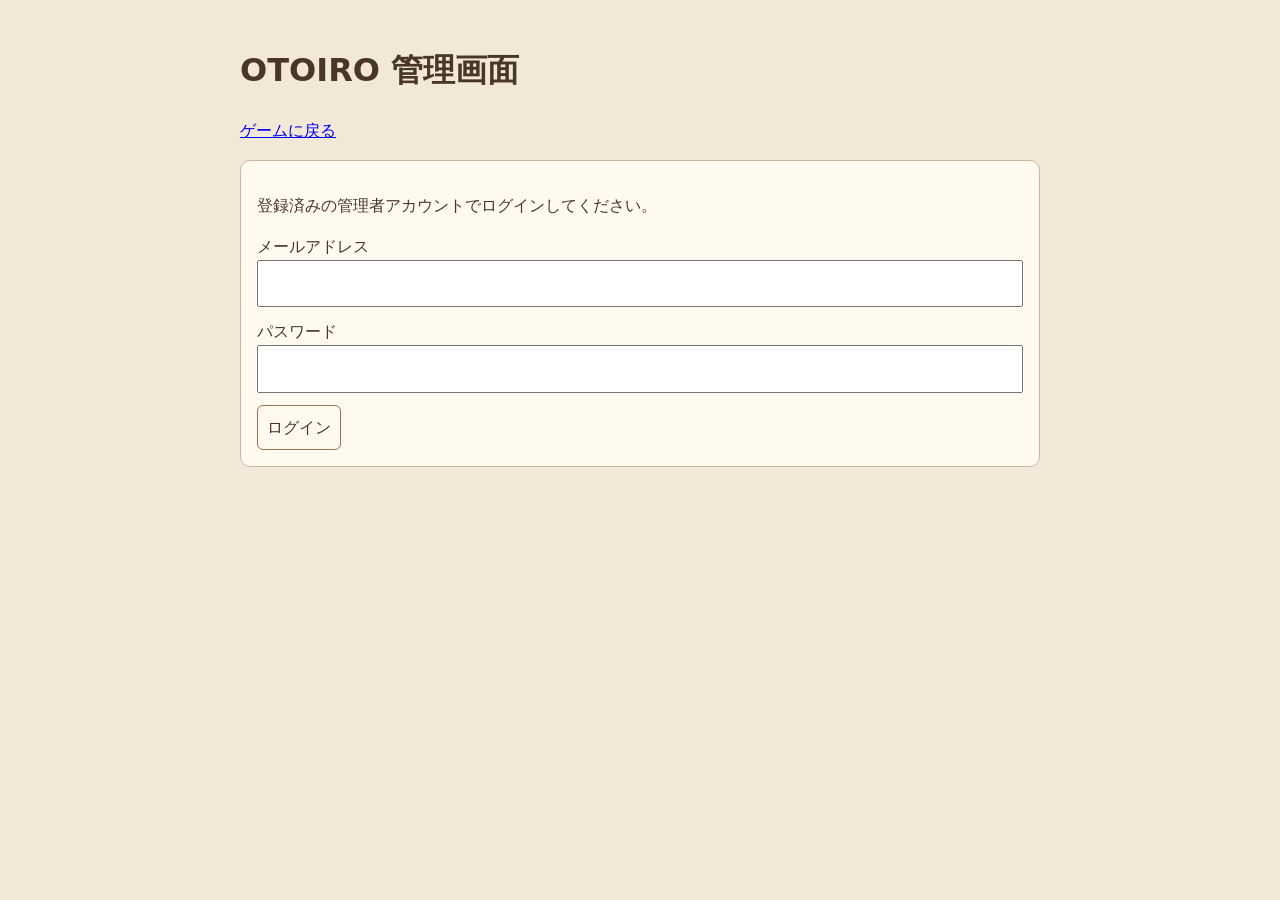
<file: manage-7a3d9c2e.html>
<!doctype html>
<html lang="ja">
<head>
  <meta charset="utf-8">
  <meta name="viewport" content="width=device-width, initial-scale=1">
  <meta name="robots" content="noindex, nofollow">
  <title>OTOIRO 管理</title>
  <style>
    body { margin: 0; padding: 24px; font: 16px/1.6 system-ui, sans-serif; background: #f1e8d8; color: #493629; }
    main { max-width: 800px; margin: auto; }
    form, article, .toolbar { padding: 16px; margin: 12px 0; border: 1px solid #c9b89f; border-radius: 10px; background: #fffaf0; }
    label { display: block; margin-bottom: 12px; }
    input, button, select, textarea { font: inherit; padding: 9px; max-width: 100%; box-sizing: border-box; }
    input { display: block; width: 100%; }
    textarea { display: block; width: 100%; min-height: 120px; }
    button { cursor: pointer; border: 1px solid #987451; border-radius: 6px; background: #fffaf0; color: #493629; }
    button:disabled { opacity: .5; cursor: default; }
    .delete { color: #a12e23; margin-top: 10px; }
    article p { white-space: pre-wrap; overflow-wrap: anywhere; }
    h2 { font-size: 18px; overflow-wrap: anywhere; }
    [hidden] { display: none !important; }
  </style>
  <script src="assets/js/sharing.js" defer></script>
  <script src="assets/js/admin.js" defer></script>
</head>
<body><main>
  <h1>OTOIRO 管理画面</h1>
  <p><a href="index.html">ゲームに戻る</a></p>
  <form id="adminLogin">
    <p>登録済みの管理者アカウントでログインしてください。</p>
    <label>メールアドレス<input id="adminEmail" type="email" autocomplete="username" required></label>
    <label>パスワード<input id="adminPassword" type="password" autocomplete="current-password" required></label>
    <button id="adminLoginButton" type="submit">ログイン</button>
  </form>
  <section id="adminPanel" hidden>
    <div class="toolbar">
      <label>管理するデータ<select id="adminKind"><option value="usage">利用統計</option><option value="catalog_songs">収録曲の順番・公開・削除</option><option value="shared_charts">短縮リンクの譜面</option><option value="beta_feedback">意見箱・非公開のお問い合わせ</option><option value="community_songs">以前の投稿曲</option></select></label>
      <button id="adminReload" type="button">一覧を更新</button>
      <button id="adminLogout" type="button">ログアウト</button>
      <button id="adminBackup" type="button">管理データをバックアップ</button>
    </div>
    <form id="adminSongImport">
      <h2>共有リンクから曲を登録</h2>
      <label>共有リンク・共有文<textarea id="adminSongLink" maxlength="10000" required placeholder="おといろの共有リンクを貼り付け"></textarea></label>
      <button id="adminSongPreview" type="button">リンクを確認</button>
      <p id="adminSongSummary" role="status"></p>
      <label>登録時の公開状態<select id="adminSongVisibility"><option value="private">非公開</option><option value="public">公開</option></select></label>
      <button id="adminSongRegister" type="submit" disabled>確認した曲を登録</button>
    </form>
    <div id="adminItems"></div>
    <button id="adminMore" type="button" hidden>さらに読み込む</button>
  </section>
  <p id="adminStatus" role="status" aria-live="polite"></p>
</main></body>
</html>
</file>
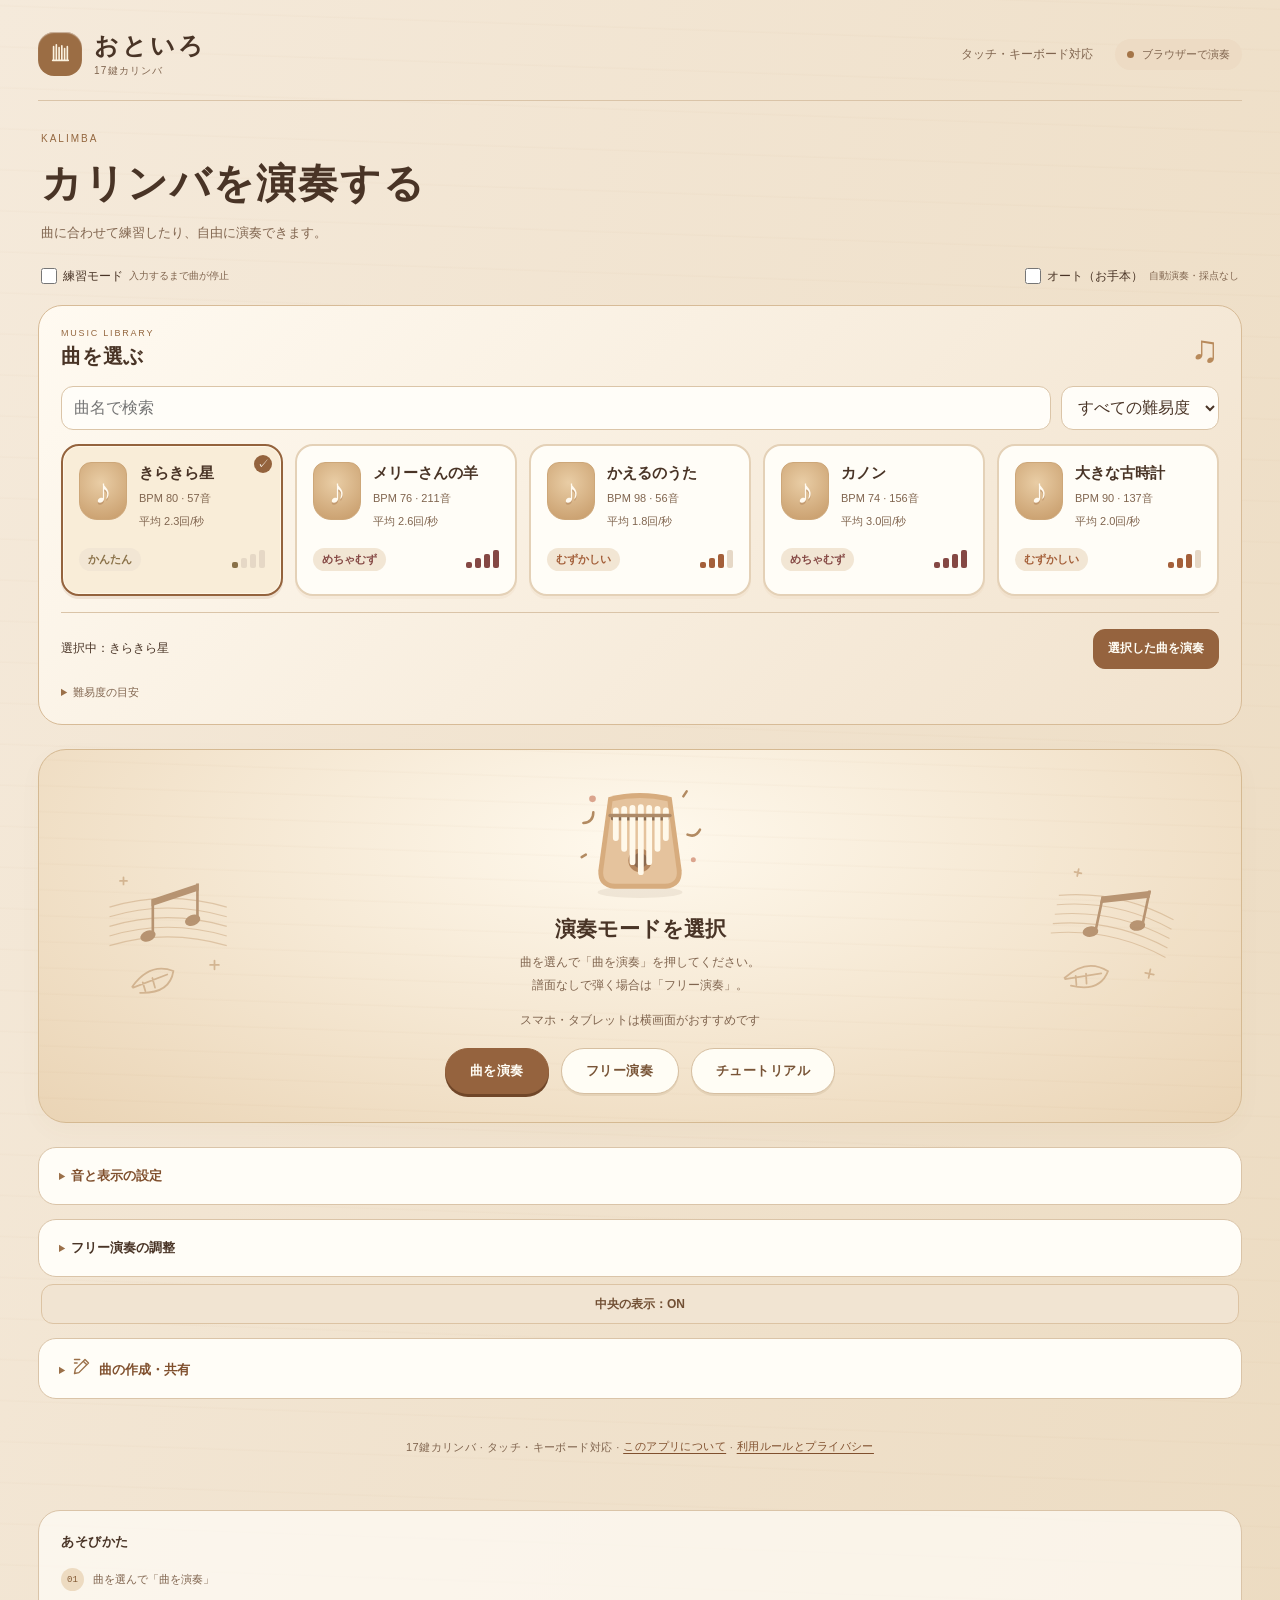
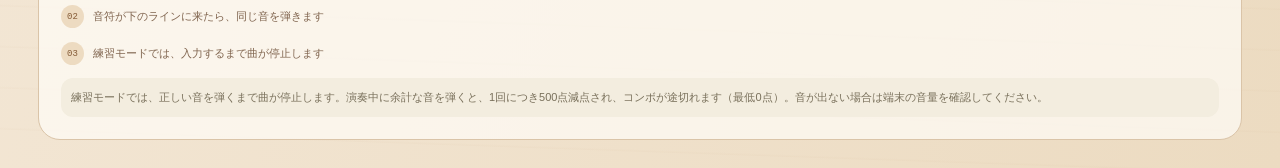
<file: otoiro-mobile.html>
<!doctype html>
<html lang="ja">
<head>
  <meta charset="utf-8">
  <meta name="viewport" content="width=device-width, initial-scale=1, viewport-fit=cover">
  <meta name="theme-color" content="#f3e7d5">
  <meta name="otoiro-public-url" content="https://otoiro.pages.dev/">
  <meta name="apple-mobile-web-app-capable" content="yes">
  <meta name="apple-mobile-web-app-status-bar-style" content="black-translucent">
  <meta name="description" content="曲に合わせて練習できる17鍵カリンバ。フリー演奏・録音・曲の作成とファイル共有に対応。">
  



<title>おといろ — 17鍵カリンバ</title>
  
  <link rel="canonical" href="https://otoiro.pages.dev/">
  <meta property="og:title" content="おといろ — 17鍵カリンバ">
  <meta property="og:description" content="ブラウザーでカリンバを演奏。曲の練習、フリー演奏、録音を楽しめます。">
  <meta property="og:type" content="website">
  <meta property="og:url" content="https://otoiro.pages.dev/">
  <meta name="twitter:card" content="summary_large_image">
  <meta property="og:image" content="https://otoiro.pages.dev/assets/icons/social-card.png">
  <meta property="og:image:width" content="1200">
  <meta property="og:image:height" content="630">
  <meta property="og:image:alt" content="木のカリンバと草花を描いた、おといろのイラスト">
<style>
    :root {
      color-scheme: light;
      --bg: #f3e7d5;
      --panel: #fbf6eb;
      --panel-2: #efe4d1;
      --line: rgba(105,75,48,.18);
      --muted: #796957;
      --text: #35271d;
      --mint: #8b5a36;
      --gold: #a66a2d;
      --pink: #ad4e3e;
      --blue: #607d86;
      --mono: "Courier New", monospace;
      --sans: "Yu Gothic", "Hiragino Kaku Gothic ProN", Meiryo, sans-serif;
    }

    * { box-sizing: border-box; }
    html { -webkit-text-size-adjust: 100%; }
    body {
      margin: 0;
      min-width: 320px;
      min-height: 100vh;
      min-height: 100dvh;
      background:
        repeating-linear-gradient(0deg, transparent 0 31px, rgba(106,76,47,.035) 32px, transparent 33px),
        #f1e8d8;
      color: var(--text);
      font-family: var(--sans);
    }
    button, select { font: inherit; }
    button { color: inherit; -webkit-tap-highlight-color: transparent; touch-action: manipulation; }
    .app { max-width: 1440px; margin: auto; padding: 26px 38px max(28px, env(safe-area-inset-bottom)); }
    .app.is-playing { max-width: none; height: 100vh; height: 100dvh; min-height: 0; padding: max(6px, env(safe-area-inset-top)) max(12px, env(safe-area-inset-right)) max(6px, env(safe-area-inset-bottom)) max(12px, env(safe-area-inset-left)); display: flex; flex-direction: column; overflow: hidden; }
    .sr-only { position: absolute; width: 1px; height: 1px; padding: 0; margin: -1px; overflow: hidden; clip: rect(0,0,0,0); white-space: nowrap; border: 0; }
    header { display: flex; align-items: center; justify-content: space-between; margin-bottom: 30px; }
    .brand { display: flex; align-items: center; gap: 12px; }
    .brand-mark {
      width: 38px; height: 38px; border-radius: 10px;
      display: grid; place-items: center; color: #fbf2df; background: #80502e;
      box-shadow: inset 0 1px rgba(255,255,255,.25), 0 2px 4px rgba(63,39,22,.18);
    }
    .brand-mark svg { width: 22px; }
    .brand-name { font-family: "Yu Mincho", "Hiragino Mincho ProN", serif; font-size: 21px; font-weight: 700; letter-spacing: .08em; }
    .brand-caption { font-size: 11px; color: var(--muted); letter-spacing: .08em; margin-top: 2px; }
    .header-right { display: flex; align-items: center; gap: 22px; color: var(--muted); font-size: 12px; }
    .live-indicator { display: flex; align-items: center; gap: 8px; }
    .live-dot { width: 7px; height: 7px; background: #a66a38; border-radius: 50%; }

    .layout { display: grid; grid-template-columns: minmax(0, 1fr) 300px; gap: 22px; align-items: start; }
    .app.is-playing header, .app.is-playing .section-top, .app.is-playing .side-column, .app.is-playing footer { display: none; }
    .app.is-playing .creator-mode { display: none; }
    .app.is-playing .community-panel { display: none; }
    .app.is-playing .beta-feedback { display: none; }
    .app.is-playing .layout, .app.is-playing .main-column { min-width: 0; min-height: 0; flex: 1; }
    .app.is-playing .layout { display: flex; flex-direction: column; align-items: stretch; width: 100%; }
    .app.is-playing .main-column { display: flex; flex-direction: column; width: 100%; }
    .app.is-playing .game-card { position: relative; min-height: 0; flex: 1; display: flex; flex-direction: column; padding: 6px; overflow: hidden; }
    .app.is-playing .playfield { height: auto; max-height: none; min-height: 0; flex: 1; }
    .app.is-playing .field-top, .app.is-playing .track-labels { display: none; }
    .app.is-playing .key-row { position: absolute; z-index: 5; right: 16px; bottom: 12px; left: 16px; flex: none; gap: 4px; margin: 0; padding: 6px 7px 5px; }
    .app.is-playing .key { height: calc(clamp(48px, 10vh, 76px) - var(--key-shortening, 0px)); min-height: 36px; }
    .app.is-playing .key-hit-hint { display: none; }
    .app.is-playing .game-hud { display: flex; }
    .free-play-exit, .free-play-info { display: none; }
    .app.is-free-play .game-hud { justify-content: flex-end; }
    .app.is-free-play .hud-combo, .app.is-free-play #pauseButton { display: none; }
    .app.is-free-play .free-play-exit { display: block; }
    .app.is-free-play .free-play-info { display: flex; position: absolute; inset: 50px 10px 85px; flex-direction: column; align-items: center; justify-content: center; gap: 8px; color: #60452d; text-align: center; pointer-events: none; }
    .free-play-info strong { font-size: 14px; }
    .app.is-free-play.is-free-display-hidden .free-play-info { display: none; }
    .free-record-controls { display: flex; flex-wrap: wrap; justify-content: center; gap: 6px; max-width: 420px; pointer-events: auto; }
    .free-record-controls output { flex-basis: 100%; font-size: 11px; }
    .free-metronome { display: flex; align-items: center; justify-content: center; gap: 8px; flex-basis: 100%; }
    .free-metronome label { display: flex; align-items: center; gap: 6px; font-size: 12px; }
    .free-metronome input { width: 70px; padding: 7px; border: 1px solid #b7916a; border-radius: 8px; background: #fff8eb; color: #573b29; font: 16px var(--sans); }
    .recording-countdown { position: absolute; z-index: 6; top: 18%; left: 50%; transform: translateX(-50%); color: #ffe1a8; font: 700 clamp(52px, 16vh, 100px)/1 var(--sans); text-shadow: 0 3px 18px #35271d; pointer-events: none; }
    .app.is-counting .free-play-info > strong, .app.is-counting .free-play-info > span { visibility: hidden; }
    .free-play-info > span { font: 500 clamp(28px, 10vh, 64px) var(--mono); }
    .free-play-info p { margin: 0; font-size: 11px; line-height: 1.7; }
    .app.is-free-play .key .key-note { font-size: clamp(8px, 1.2vw, 12px); }
    .key.has-accidental .key-note { font-size: clamp(8px, 1.2vw, 12px); }
    .free-tuning { margin: 0 3px 14px; padding: 10px 12px; border: 1px solid var(--line); border-radius: 9px; background: #fbf6eb; color: var(--text); font-size: 12px; }
    .free-tuning summary { cursor: pointer; font-weight: 700; }
    .free-tuning-content { display: grid; gap: 10px; margin-top: 12px; }
    .free-tuning-content > label { display: grid; gap: 5px; }
    .free-tuning-content select { width: 100%; min-height: 38px; border: 1px solid var(--line); border-radius: 6px; padding: 7px; background: #fffdf8; color: var(--text); font: inherit; }
    .free-tuning-content p { margin: 0; color: var(--muted); line-height: 1.7; }
    .free-tuning-content [hidden] { display: none; }
    .free-custom-keys { display: grid; grid-template-columns: repeat(auto-fit, minmax(140px, 1fr)); gap: 8px; margin-top: 8px; }
    .free-custom-key { padding: 8px; border: 1px solid var(--line); border-radius: 7px; background: #fffdf8; }
    .free-custom-key > span { display: block; margin-bottom: 5px; font-size: 11px; }
    .free-custom-key > div { display: flex; align-items: center; justify-content: space-between; gap: 4px; }
    .free-custom-key button { width: 36px; height: 36px; border: 1px solid var(--line); border-radius: 6px; background: #efe4d1; font-size: 18px; }
    .free-custom-key button:disabled { opacity: .4; }
    .free-custom-key output { font: 12px var(--mono); }
    #freeTuningSummary { color: #80502e; line-height: 1.7; }
    .free-display-toggle { display: block; width: calc(100% - 6px); margin: -7px 3px 14px; }
    .app.is-playing:not(.is-free-play) .free-tuning, .app.is-playing:not(.is-free-play) .free-display-toggle { display: none; }
    .app.is-free-play .main-column { position: relative; }
    .app.is-free-play .free-tuning { position: absolute; z-index: 8; top: 12px; left: 12px; margin: 0; max-width: calc(100% - 24px); }
    .app.is-free-play .free-tuning[open] { top: 56px; width: min(600px, calc(100% - 24px)); max-height: calc(100% - 155px); overflow-y: auto; overscroll-behavior: contain; }
    .app.is-free-play .free-display-toggle { position: absolute; z-index: 8; top: 58px; left: 12px; width: auto; margin: 0; padding: 8px 12px; }
    .app.is-free-play .main-column:has(.free-tuning[open]) .free-display-toggle { display: none; }
    .main-column { min-width: 0; }
    .section-top { display: flex; align-items: end; justify-content: space-between; margin: 0 3px 16px; }
    .eyebrow { color: #9b5f34; font-size: 11px; letter-spacing: .1em; margin-bottom: 7px; }
    h1 { margin: 0; font-family: "Yu Mincho", "Hiragino Mincho ProN", serif; font-size: clamp(22px, 3vw, 30px); font-weight: 600; letter-spacing: .01em; }
    .subheading { margin: 6px 0 0; color: var(--muted); font-size: 12px; }
    .song-select {
      appearance: none; border: 1px solid var(--line); border-radius: 10px; padding: 10px 35px 10px 13px;
      color: var(--text); background: var(--panel) no-repeat right 12px center;
      background-image: url("data:image/svg+xml,%3Csvg xmlns='http://www.w3.org/2000/svg' width='12' height='12' viewBox='0 0 24 24' fill='none' stroke='%23e9b96f' stroke-width='2'%3E%3Cpath d='m6 9 6 6 6-6'/%3E%3C/svg%3E");
      font-size: 12px; cursor: pointer;
    }
    .song-select:focus-visible, button:focus-visible { outline: 2px solid var(--mint); outline-offset: 3px; }
    .selection-controls { display: flex; align-items: center; gap: 12px; }
    .practice-mode { display: flex; align-items: center; gap: 6px; color: var(--text); font-size: 11px; white-space: nowrap; cursor: pointer; }
    .practice-mode input { width: 16px; height: 16px; margin: 0; accent-color: #9b5f34; }
    .practice-mode small { color: var(--muted); font-size: 10px; }
    .selection-controls :disabled { opacity: .55; }
    .practice-start-control { display: flex; align-items: center; gap: 9px; margin: -8px 3px 12px; color: var(--muted); font-size: 10px; }
    .practice-start-control[hidden] { display: none; }
    .practice-start-control label, .start-beat-control { display: flex; align-items: center; gap: 7px; color: #60452d; font-size: 10px; font-weight: 700; }
    .practice-start-control input, .start-beat-control input { width: 84px; min-height: 34px; border: 1px solid var(--line); border-radius: 6px; padding: 6px 8px; background: #fffdf8; color: var(--text); font: 12px var(--mono); }
    .practice-start-control input:focus-visible, .start-beat-control input:focus-visible { outline: 2px solid var(--mint); outline-offset: 2px; }
    .game-settings { margin: -4px 3px 14px; color: var(--text); }
    .game-settings[open] { padding: 11px 13px 12px; border: 1px solid var(--line); border-radius: 10px; background: rgba(251,246,235,.75); }
    .game-settings summary { width: fit-content; color: #80502e; font-size: 11px; cursor: pointer; }
    .settings-list { display: grid; gap: 10px; margin-top: 11px; }
    .key-color-setting { min-width: 0; padding-bottom: 10px; border-bottom: 1px solid var(--line); }
    .key-color-setting > label { display: flex; flex-wrap: wrap; align-items: center; gap: 8px 14px; font-size: 11px; }
    .key-color-setting select { max-width: 100%; min-height: 36px; padding: 6px 9px; border: 1px solid var(--line); border-radius: 6px; background: #fffdf8; color: var(--text); font: inherit; }
    .key-color-setting p { margin: 6px 0 8px; color: var(--muted); font-size: 10px; line-height: 1.6; }
    .key-color-preview { display: grid; grid-template-columns: repeat(17, minmax(0, 1fr)); gap: 2px; }
    .key-color-preview span { min-width: 0; padding: 5px 0; border: 1px solid #d6c8b1; border-top: 6px solid var(--marker-color, #d6c8b1); border-radius: 3px; background: #fffdf8; color: #30251b; text-align: center; font: 10px var(--mono); }
    .key-color-preview small { font-size: 8px; }
    .setting-row { display: grid; grid-template-columns: minmax(120px, 1fr) minmax(100px, 1.5fr) 42px; gap: 12px; align-items: center; }
    .setting-row > span strong, .setting-row > span small { display: block; }
    .setting-row > span strong { font-size: 11px; }
    .setting-row > span small { margin-top: 2px; color: var(--muted); font-size: 9px; }
    .setting-row input[type="range"] { width: 100%; accent-color: #9b5f34; }
    .setting-row output { color: #80502e; font: 11px var(--mono); text-align: right; }
    .practice-tempo-setting[hidden] { display: none; }
    .creator-mode { margin: -4px 3px 14px; color: var(--text); }
    .creator-mode[open] { padding: 12px 14px 14px; border: 1px solid var(--line); border-radius: 10px; background: rgba(251,246,235,.82); }
    .creator-mode summary { width: fit-content; color: #80502e; font-size: 11px; font-weight: 700; cursor: pointer; }
    .creator-content { display: grid; gap: 10px; margin-top: 12px; }
    .creator-help, .chart-help { margin: 0; color: var(--muted); font-size: 10px; line-height: 1.7; }
    .creator-help code { padding: 1px 4px; border-radius: 3px; background: #efe4d1; color: #60452d; }
    .creator-fields { display: grid; grid-template-columns: minmax(0, 1fr) 110px; gap: 10px; }
    .creator-fields label, .chart-label { display: grid; gap: 5px; color: #60452d; font-size: 10px; font-weight: 700; }
    .creator-fields input, .creator-mode textarea { width: 100%; border: 1px solid var(--line); border-radius: 6px; padding: 8px 9px; background: #fffdf8; color: var(--text); font: 12px var(--sans); }
    .creator-fields input:focus-visible, .creator-mode textarea:focus-visible { outline: 2px solid var(--mint); outline-offset: 2px; }
    .sheet-preview { min-width: 0; margin: 0; overflow: hidden; border: 1px solid #dfcba9; border-radius: 7px; background: #fffdf8; }
    .sheet-preview figcaption { display: flex; justify-content: space-between; align-items: center; gap: 8px; padding: 7px 10px; border-bottom: 1px solid #e6dccb; color: #60452d; font-size: 10px; font-weight: 700; }
    .sheet-preview figcaption small { margin-left: 5px; color: var(--muted); font-size: 9px; font-weight: 400; }
    .sheet-preview figcaption output { flex: none; color: var(--muted); font: 9px var(--mono); }
    .sheet-scroll { overflow-x: auto; overscroll-behavior-x: contain; }
    .sheet-scroll:focus-visible { outline: 2px solid var(--mint); outline-offset: -2px; }
    .sheet-svg { display: block; height: 176px; }
    .sheet-accidental { fill: #80502e; font-size: 13px; pointer-events: none; }
    .sheet-preview figcaption { flex-wrap: wrap; }
    .creator-fields select { width: 100%; min-height: 38px; padding: 7px; border: 1px solid var(--line); border-radius: 6px; background: #fffdf8; color: var(--text); font: inherit; }
    .sheet-editor-tools { display: flex; flex-wrap: wrap; align-items: center; gap: 6px 14px; padding: 8px 10px; color: #60452d; font-size: 11px; }
    .sheet-editor-tools label { display: flex; align-items: center; gap: 6px; }
    .sheet-editor-tools select { padding: 5px; font: inherit; }
    .sheet-hit-target { fill: transparent; stroke: none; cursor: grab; touch-action: none; }
    .sheet-notehead { pointer-events: none; }
    .sheet-hit-target:focus { stroke: #b37b32; stroke-width: 2; outline: none; }
    .sheet-drag-preview { fill: #d89c47; stroke: #80531e; opacity: .8; pointer-events: none; }
    .sheet-staff-line { stroke: #8c7c68; stroke-width: 1; }
    .sheet-ledger-line { stroke: #493629; stroke-width: 1.2; stroke-linecap: round; pointer-events: none; }
    .sheet-beat-line { stroke: #e9e0d2; stroke-width: 1; }
    .sheet-bar-line { stroke: #bba98f; stroke-width: 1.5; }
    .sheet-clef { fill: #60452d; font-family: "Noto Music", "Segoe UI Symbol", serif; font-size: 70px; }
    .sheet-notehead { fill: #493629; stroke: #493629; stroke-width: 1; }
    .sheet-notehead.sheet-note-awkward { fill: #c43c32; stroke: #c43c32; }
    .feedback-votes { display: flex; flex-wrap: wrap; align-items: center; gap: 8px; margin: 12px 0; }
    .feedback-votes button { min-height: 44px; }
    .feedback-votes button[aria-pressed="true"] { background: #ebd4ad; border-color: #936333; box-shadow: inset 0 0 0 1px #936333; font-weight: 700; }
    .feedback-votes small { flex-basis: 100%; }
    .sheet-beat-label { fill: #60452d; font: 10px var(--mono); text-anchor: middle; }
    .sheet-empty { fill: #8a7a67; font: 12px var(--sans); }
    .sheet-note { min-height: 1.4em; margin: 0; padding: 0 10px 6px; color: var(--muted); font-size: 9px; line-height: 1.5; }
    .sheet-note.is-error { color: #a13c30; }
    .chart-label { grid-template-columns: 1fr auto; align-items: baseline; }
    .chart-label span { color: var(--muted); font-size: 9px; font-weight: 400; }
    .creator-mode textarea { resize: vertical; min-height: 130px; font: 12px/1.65 var(--mono); tab-size: 2; }
    .creator-actions { display: flex; flex-wrap: wrap; gap: 7px; }
    .community-panel { margin: 12px 0; padding: 14px; border: 1px solid var(--line); border-radius: 10px; background: #fffaf0; }
    .community-panel h2 { margin: 0; font-size: 16px; }
    .beta-feedback { margin: 12px 0; padding: 12px; border: 1px solid var(--line); border-radius: 10px; background: #fffaf0; }
    .beta-feedback summary { cursor: pointer; font-size: 14px; font-weight: bold; }
    .beta-feedback form { display: grid; gap: 10px; padding-top: 10px; }
    .beta-feedback p, .beta-feedback small { margin: 0; font-size: 11px; line-height: 1.7; }
    .beta-feedback label { display: grid; gap: 5px; font-size: 12px; }
    .beta-feedback textarea, .beta-feedback select { width: 100%; padding: 9px; font: inherit; border: 1px solid #bda88d; border-radius: 6px; background: #fffdf8; box-sizing: border-box; }
    .beta-feedback textarea { font-size: 16px; resize: vertical; }
    .beta-feedback .feedback-consent { display: flex; align-items: center; gap: 8px; }
    .feedback-consent input { width: 18px; height: 18px; flex-shrink: 0; }
    .feedback-board { margin-top: 18px; border-top: 1px solid var(--line); padding-top: 12px; }
    .feedback-entry { margin: 10px 0; padding: 12px; border: 1px solid var(--line); border-radius: 8px; background: #fffdf8; }
    .feedback-entry p { white-space: pre-wrap; overflow-wrap: anywhere; margin: 8px 0; }
    .feedback-entry small { color: var(--muted); }
    .feedback-state { display: inline-block; padding: 3px 9px; border-radius: 12px; background: #eee1c6; font-size: 11px; font-weight: bold; }
    .feedback-state.planned { background: #dce9fa; color: #294c7b; }
    .feedback-state.implemented { background: #d7eddd; color: #285938; }
    .feedback-admin-reply { padding: 8px 10px; border-left: 3px solid #a76c37; background: #f6eedf; }
    .community-panel p, .community-publish-help { font-size: 11px; line-height: 1.7; }
    #communitySongs { display: grid; gap: 7px; margin: 10px 0; }
    #communitySongs button { text-align: left; overflow-wrap: anywhere; }
    #publishSongButton, .community-publish-help { display: none; }
    .community-enabled #publishSongButton { display: inline-block; }
    .community-enabled .community-publish-help { display: block; }
    .creator-button { min-height: 36px; padding: 7px 11px; border: 1px solid #bda88d; border-radius: 7px; background: #fffaf0; color: #60452d; font-size: 10px; font-weight: 700; cursor: pointer; }
    .creator-button-primary { border-color: #80502e; background: #80502e; color: #fff6e7; }
    .creator-button-danger { border-color: #bd8977; color: #8a3f32; }
    .creator-button:disabled { opacity: .55; cursor: default; }
    .creator-play-actions { align-items: center; padding-top: 9px; border-top: 1px solid var(--line); }
    .start-beat-help { color: var(--muted); font-size: 9px; }
    .creator-file-actions { padding-top: 9px; border-top: 1px solid var(--line); }
    .project-folder-help { margin: 0 0 2px; padding: 10px 12px; border: 1px solid #dfcba9; border-left: 4px solid #a76c37; border-radius: 7px; background: #f7efdf; color: #60452d; font-size: 11px; line-height: 1.8; }
    .project-folder-help strong { color: #60452d; }
    .project-folder-help code { padding: 1px 4px; border-radius: 3px; background: #efe4d1; color: #60452d; }
    .recording-panel { display: grid; grid-template-columns: minmax(0, 1fr) auto; align-items: center; gap: 9px 14px; padding-top: 10px; border-top: 1px solid var(--line); }
    .recording-panel h3 { margin: 0; color: #80502e; font-size: 11px; }
    .recording-panel p { grid-column: 1 / -1; margin: 0; color: var(--muted); font-size: 10px; line-height: 1.6; }
    .recording-panel > label { display: flex; align-items: center; gap: 8px; color: #60452d; font-size: 10px; font-weight: 700; }
    .recording-panel select { border: 1px solid var(--line); border-radius: 6px; padding: 6px 8px; background: #fffdf8; color: var(--text); font-size: 10px; }
    .recording-panel > .creator-actions { grid-column: 1 / -1; }
    #previewChartButton { border-color: #a76c37; color: #80502e; }
    .creator-status { min-height: 1.4em; margin: 0; color: #547148; font-size: 10px; }
    .creator-status.is-error { color: #a13c30; }

    .game-card { padding: 12px; background: #795033; border: 1px solid #684329; border-radius: 14px; box-shadow: 0 4px 12px rgba(65,42,25,.12); }
    .app.is-playing .game-settings { display: none; }
    .playfield {
      position: relative; height: min(56vh, 490px); min-height: 330px; overflow: hidden;
      border-radius: 9px; background: #29221c;
      background-image: radial-gradient(ellipse at 50% 100%, rgba(193,127,69,.12), transparent 58%);
    }
    #gameCanvas { position: absolute; inset: 0; width: 100%; height: 100%; }
    .game-hud { position: absolute; z-index: 3; inset: 10px 12px auto; display: none; justify-content: space-between; align-items: flex-start; pointer-events: none; }
    .hud-combo { min-width: 80px; padding: 7px 11px; border: 1px solid rgba(242,222,192,.24); border-radius: 9px; background: rgba(42,34,27,.9); }
    .hud-combo span { display: block; color: #abb0bc; font: 9px var(--mono); letter-spacing: .12em; }
    .hud-combo strong { display: block; margin-top: 2px; color: #f3cd87; font: 700 21px var(--mono); }
    .pause-button { min-width: 44px; min-height: 44px; padding: 0 13px; border: 1px solid rgba(242,222,192,.4); border-radius: 9px; background: rgba(42,34,27,.92); color: #f8edda; font-size: 12px; font-weight: 700; pointer-events: auto; touch-action: manipulation; }
    .pause-button:active { background: #5a3b26; border-color: var(--gold); }
    .stop-recording-button { min-height: 44px; padding: 0 14px; border: 1px solid #d9a463; border-radius: 9px; background: rgba(42,34,27,.94); color: #f8edda; font-size: 12px; font-weight: 700; pointer-events: auto; touch-action: manipulation; }
    .app.is-recording .hud-combo, .app.is-recording .pause-button { display: none; }
    .app.is-auto .hud-combo { display: none; }
    .app.is-auto .game-hud { justify-content: flex-end; }
    .app.is-recording .game-hud { flex-direction: column; align-items: flex-end; gap: 7px; }
    .app.is-recording .stop-recording-button { width: 126px; }
    .app.is-recording .recording-indicator { left: 12px; right: 150px; max-width: none; transform: none; }
    .recording-indicator { position: absolute; z-index: 3; top: 14px; left: 50%; max-width: calc(100% - 150px); transform: translateX(-50%); padding: 8px 12px; border: 1px solid rgba(242,222,192,.3); border-radius: 9px; background: rgba(42,34,27,.92); color: #f3cd87; font-size: 12px; font-weight: 700; text-align: center; pointer-events: none; }
    .field-top {
      position: absolute; z-index: 2; top: 14px; left: 16px; right: 16px;
      display: flex; justify-content: space-between; align-items: center; pointer-events: none;
    }
    .status-pill { border: 1px solid rgba(242,222,192,.24); background: rgba(42,34,27,.9); border-radius: 8px; padding: 7px 11px; color: #f1e2cb; font: 10px var(--mono); letter-spacing: .04em; }
    .status-pill strong { color: #f2c47f; font-weight: 500; }
    .track-labels { position: absolute; left: 10px; right: 10px; bottom: 13px; z-index: 2; display: flex; justify-content: center; gap: 5px; pointer-events: none; }
    .track-label { width: calc((100% - 80px) / 17); min-width: 0; text-align: center; color: #858a9b; font: 10px var(--mono); }
    .track-label span { color: #d0d3db; font-size: 12px; display: block; margin-bottom: 4px; }
    .track-label em { font-style: normal; font-size: 9px; opacity: .65; }
    .overlay {
      position: absolute; z-index: 4; inset: 0; display: grid; place-items: center;
      background: rgba(34,27,21,.52); transition: opacity .2s, visibility .2s;
    }
    .overlay.hidden { opacity: 0; visibility: hidden; pointer-events: none; }
    .start-box { text-align: center; padding: 24px; }
    .start-icon {
      width: 58px; height: 58px; margin: 0 auto 16px; border: 1px solid rgba(246,221,184,.32);
      background: rgba(246,221,184,.12); color: #f2c47f; border-radius: 18px; display: grid; place-items: center;
    }
    .start-icon svg { width: 26px; }
    .start-box h2 { font-size: 20px; margin: 0 0 8px; }
    .start-box p { color: #a1a5b1; font-size: 12px; line-height: 1.8; margin: 0 auto 18px; max-width: 300px; }
    .overlay-actions { display: flex; flex-wrap: wrap; justify-content: center; gap: 9px; }
    .primary-button {
      border: 1px solid #b77b40; background: #edc784; color: #3b2818; border-radius: 9px;
      padding: 12px 22px; font-size: 12px; font-weight: 800; cursor: pointer; transition: transform .15s, filter .15s;
    }
    .primary-button:hover { transform: translateY(-1px); filter: brightness(1.06); }
    .primary-button:active { transform: translateY(1px); }
    .stop-button { min-height: 44px; padding: 0 18px; border: 1px solid #a7896c; border-radius: 9px; background: rgba(251,246,235,.92); color: #60452d; font-size: 12px; font-weight: 700; cursor: pointer; }
    .stop-button:hover { background: #f4e8d4; }

    .key-row { display: grid; grid-template-columns: repeat(17, minmax(0, 1fr)); align-items: end; gap: 4px; padding: 8px 9px 6px; border: 1px solid #704628; border-radius: 9px; background: #815532; box-shadow: inset 0 1px rgba(255,224,180,.12), 0 3px 7px rgba(0,0,0,.2); touch-action: none; }
    .key {
      min-width: 0; min-height: 36px; height: calc(54px - var(--key-shortening, 0px)); border: 1px solid #887d6c; border-radius: 7px;
      background: linear-gradient(105deg, #b8ad9a 0%, #eee5d3 18%, #cfc4b1 48%, #f1e8d8 78%, #aaa08f 100%); cursor: pointer; position: relative;
      box-shadow: inset 0 1px 2px rgba(255,255,255,.72), inset 0 -2px 3px rgba(69,52,34,.16), 0 2px 2px rgba(23,13,7,.28);
      transition: transform .08s, background .12s, border-color .12s, box-shadow .12s;
      -webkit-tap-highlight-color: transparent; touch-action: none; user-select: none;
    }
    .key:nth-child(odd) { transform: translateY(0); }
    .key.has-color-marker::after { content: ""; position: absolute; top: 4px; left: 15%; width: 70%; height: 5px; border-radius: 3px; background: var(--marker-color); box-shadow: 0 0 0 1px rgba(0,0,0,.12); pointer-events: none; }
    .key .key-note { color: #30251b; font: 700 12px var(--mono); text-shadow: 0 1px rgba(255,255,255,.55); }
    .key .key-shortcut { display: block; margin-top: 5px; font: 9px var(--mono); color: #655746; }
    .key.next { border-color: #a95f2d; background: linear-gradient(105deg, #d2a66d, #ffe0a7 42%, #dbad73); box-shadow: 0 0 0 2px rgba(245,195,116,.22), 0 0 12px rgba(245,190,111,.3), inset 0 1px rgba(255,255,255,.75); }
    .key.next .key-note { color: #4a2b13; }
    .key:active, .key.pressed { transform: translateY(3px) !important; background: linear-gradient(105deg, #d5a565, #f2c77f); border-color: #f2c77f; box-shadow: 0 0 12px rgba(245,190,111,.38), inset 0 2px 4px rgba(91,48,18,.2); }
    .key-hit-hint { text-align: center; color: #777d8b; font-size: 10px; margin: 12px 0 3px; }
    .touch-hint { display: none; }
    kbd { border: 1px solid #424653; border-radius: 4px; padding: 2px 5px; color: #c5c8d1; font: 9px var(--mono); }

    .side-column { display: grid; gap: 14px; padding-top: 3px; }
    .panel { background: #fbf6eb; border: 1px solid rgba(105,75,48,.2); border-radius: 10px; padding: 17px; box-shadow: 0 2px 5px rgba(71,48,29,.06); }
    .panel-heading { display: flex; align-items: center; justify-content: space-between; margin-bottom: 17px; }
    .panel-heading h2 { margin: 0; font-size: 14px; letter-spacing: .02em; }
    .panel-tag { color: var(--muted); font: 10px var(--sans); }
    .score-label { color: var(--muted); font-size: 10px; letter-spacing: .12em; }
    .score-value { font: 500 34px var(--mono); letter-spacing: -.06em; margin-top: 6px; }
    .score-value span { color: var(--muted); font-size: 13px; letter-spacing: 0; }
    .stats-row { display: grid; grid-template-columns: 1fr 1fr; gap: 10px; margin-top: 15px; }
    .stat-box { background: var(--panel-2); border: 1px solid rgba(105,75,48,.1); border-radius: 7px; padding: 10px; }
    .stat-box span { color: var(--muted); display: block; font-size: 9px; letter-spacing: .1em; }
    .stat-box strong { display: block; font: 16px var(--mono); margin-top: 5px; }
    .combo-row { display: flex; align-items: baseline; justify-content: space-between; padding-top: 13px; border-top: 1px solid var(--line); margin-top: 14px; }
    .combo-row span { color: var(--muted); font-size: 10px; }
    .combo-row strong { font: 18px var(--mono); color: var(--gold); }
    .progress-track { height: 3px; background: #493528; border-radius: 4px; margin-top: 16px; overflow: hidden; }
    .progress-fill { height: 100%; width: 0; background: var(--mint); transition: width .2s; }
    .next-note { display: flex; align-items: center; gap: 12px; }
    .note-orb { width: 42px; height: 42px; flex: 0 0 42px; border-radius: 50%; display: grid; place-items: center; background: rgba(233,185,111,.13); border: 1px solid rgba(233,185,111,.32); color: var(--mint); font: 14px var(--mono); }
    .next-note-info strong { display: block; font: 13px var(--mono); }
    .next-note-info span { color: var(--muted); font-size: 10px; display: block; margin-top: 4px; }
    .finger-guide { display: flex; justify-content: space-between; gap: 4px; margin-top: 14px; padding-top: 13px; border-top: 1px solid var(--line); }
    .finger-guide div { text-align: center; flex: 1; color: #767b89; font-size: 9px; }
    .finger-guide b { font: 10px var(--mono); display: block; color: #c8cbd4; margin-bottom: 4px; }
    .finger-guide .thumb { color: var(--gold); }
    .howto { list-style: none; padding: 0; margin: 0; display: grid; gap: 11px; }
    .howto li { display: flex; align-items: center; gap: 9px; color: #a5a9b5; font-size: 10px; line-height: 1.5; }
    .step-number { width: 19px; height: 19px; border-radius: 6px; background: #493426; display: grid; place-items: center; flex: 0 0 19px; color: var(--mint); font: 9px var(--mono); }
    .practice-tip { margin-top: 13px; padding: 10px; border-radius: 7px; background: #f2e6cf; color: #684b2f; font-size: 10px; line-height: 1.7; }
    footer { color: #676c79; font-size: 9px; text-align: center; margin-top: 22px; letter-spacing: .04em; }
    .toast {
      position: absolute; z-index: 3; left: 50%; top: 43%; transform: translate(-50%,-50%) scale(.85);
      opacity: 0; color: #f2c47f; font: 800 22px var(--sans); letter-spacing: .04em;
      text-shadow: 0 1px 8px rgba(20,12,7,.8); pointer-events: none;
    }
    .toast.show { opacity: 1; transform: translate(-50%,-70%) scale(1); }
    .toast.good { color: #f3d69d; }
    .toast.miss { color: #ff9f87; }

    .app:not(.is-playing) .game-card { padding: 0; border: 0; background: transparent; box-shadow: none; }
    .app:not(.is-playing) .playfield { height: auto; min-height: 250px; border: 1px solid rgba(105,75,48,.2); background: #eadfc9; box-shadow: inset 0 2px 8px rgba(100,70,42,.06); }
    .app:not(.is-playing) #gameCanvas,
    .app:not(.is-playing) .field-top,
    .app:not(.is-playing) .track-labels,
    .app:not(.is-playing) .game-hud,
    .app:not(.is-playing) .key-row,
    .app:not(.is-playing) .key-hit-hint { display: none; }
    .app:not(.is-playing) .overlay { position: relative; inset: auto; min-height: 250px; background: transparent; }
    .app:not(.is-playing) .start-box { color: #463321; }
    .app:not(.is-playing) .start-icon { color: #f8edda; background: #80502e; border-color: #704628; }
    .app:not(.is-playing) .start-box p { color: #715c46; }
    .app:not(.is-playing) .stop-button { background: #fbf6eb; }

    @media (max-width: 940px) {
      .app { padding: 20px 22px; }
      .layout { grid-template-columns: minmax(0, 1fr) 260px; gap: 15px; }
      .panel { padding: 14px; }
    }
    @media (max-width: 720px) {
      .app { padding: max(12px, env(safe-area-inset-top)) 14px max(18px, env(safe-area-inset-bottom)); }
      .app.is-playing { padding: max(6px, env(safe-area-inset-top)) max(8px, env(safe-area-inset-right)) max(6px, env(safe-area-inset-bottom)) max(8px, env(safe-area-inset-left)); }
      header { margin-bottom: 18px; }
      .header-right { gap: 9px; font-size: 10px; }
      .header-right .desktop-only { display: none; }
      .layout { grid-template-columns: 1fr; }
      .section-top { flex-wrap: wrap; gap: 10px; }
      .section-top > div:first-child { flex: 1 1 100%; }
      .selection-controls { margin-left: auto; }
      .selection-controls { gap: 8px; }
      .practice-mode small { display: none; }
      .setting-row { grid-template-columns: minmax(92px, 1fr) minmax(90px, 1.5fr) 38px; gap: 8px; }
      .creator-mode[open] { padding: 10px; }
      .creator-actions { gap: 5px; }
      .creator-button { padding-inline: 8px; }
      .side-column { grid-template-columns: repeat(2, minmax(0, 1fr)); }
      .side-column .panel:last-child { grid-column: 1 / -1; }
      .playfield { height: 38vh; height: clamp(230px, 38svh, 360px); min-height: 230px; }
      .section-top { align-items: start; gap: 10px; }
      .song-select { max-width: 145px; }
      .key-hit-hint { margin: 9px 0 2px; }
      .touch-hint { display: inline; }
      .keyboard-hint { display: none; }
      .key { height: calc(62px - var(--key-shortening, 0px)); min-height: 48px; border-radius: 12px; }
      .app.is-playing .key-row { right: 10px; left: 10px; gap: 3px; }
      .app.is-playing .key { height: calc(clamp(42px, 12vh, 68px) - var(--key-shortening, 0px)); min-height: 36px; border-radius: 9px; }
      .key .key-note { font-size: 11px; }
      .key .key-shortcut { display: none; }
    }
    @media (max-width: 430px) {
      .app { padding-inline: 10px; }
      .game-card { padding: 7px; }
      .playfield { height: 35vh; height: clamp(220px, 35svh, 300px); min-height: 220px; }
      .key-row { gap: 2px; padding-inline: 3px; }
      .key { height: calc(62px - var(--key-shortening, 0px)); }
      .app.is-playing .key-row { right: 7px; left: 7px; gap: 2px; padding-inline: 5px; }
      .app.is-playing .key { min-height: 36px; }
      .track-labels { left: 3px; right: 3px; gap: 1px; bottom: 11px; }
      .track-label { width: calc((100% - 16px) / 17); font-size: 7px; }
      .track-label span { font-size: 8px; }
      .track-label em { font-size: 7px; }
      .side-column { gap: 9px; }
      .panel { padding: 12px; }
      .score-value { font-size: 28px; }
    }
    @media (orientation: landscape) and (max-height: 600px) {
      .app { max-width: none; padding: max(6px, env(safe-area-inset-top)) max(12px, env(safe-area-inset-right)) max(6px, env(safe-area-inset-bottom)) max(12px, env(safe-area-inset-left)); }
      header { display: none; }
      .layout { grid-template-columns: minmax(0, 1fr); gap: 8px; }
      .section-top { flex-wrap: nowrap; align-items: center; margin: 0 2px 6px; }
      .section-top > div:first-child { display: flex; flex: 0 1 auto; align-items: center; gap: 9px; min-width: 0; }
      .eyebrow { display: none; }
      h1 { font-size: 16px; white-space: nowrap; }
      .subheading { display: none; }
      .song-select { flex: 0 0 auto; max-width: 190px; padding-block: 7px; }
      .selection-controls { gap: 7px; }
      .practice-mode { font-size: 10px; }
      .game-card { padding: 6px; border-radius: 12px; }
      .playfield { height: 45vh; height: 45svh; min-height: 140px; max-height: 260px; border-radius: 8px; }
      .overlay { z-index: 10; }
      .start-box { padding: 10px 14px; }
      .start-icon { width: 38px; height: 38px; margin-bottom: 7px; border-radius: 12px; }
      .start-icon svg { width: 19px; }
      .start-box h2 { margin-bottom: 4px; font-size: 16px; }
      .start-box p { margin-bottom: 8px; font-size: 10px; line-height: 1.45; }
      .primary-button { min-height: 44px; padding: 9px 18px; }
      .field-top { top: 7px; left: 9px; right: 9px; }
      .track-labels { bottom: 8px; }
      .key-row { gap: 3px; padding: 5px 10px 0; }
      .key { height: calc(48px - var(--key-shortening, 0px)); min-height: 36px; border-radius: 7px; }
      .key .key-note { font-size: 10px; }
      .key .key-shortcut, .key-hit-hint, footer { display: none; }
      .app.is-playing { padding: max(4px, env(safe-area-inset-top)) max(8px, env(safe-area-inset-right)) max(4px, env(safe-area-inset-bottom)) max(8px, env(safe-area-inset-left)); }
      .app.is-playing .layout { grid-template-columns: minmax(0, 1fr); }
      .app.is-playing .game-card { padding: 4px; }
      .app.is-playing .key-row { right: 16px; bottom: 8px; left: 16px; gap: 3px; padding: 5px 6px 4px; }
      .app.is-playing .key { height: calc(clamp(44px, 12vh, 72px) + 8px - var(--key-shortening, 0px)); min-height: 44px; }
      .side-column { grid-template-columns: minmax(0, 1fr) minmax(0, 1fr); gap: 8px; padding-top: 0; }
      .panel { padding: 8px 11px; border-radius: 10px; }
      .panel-heading { margin-bottom: 5px; }
      .panel-heading h2 { font-size: 10px; }
      .panel-tag, .stats-row, .combo-row, .progress-track, .finger-guide, .side-column .panel:last-child { display: none; }
      .score-label { font-size: 8px; }
      .score-value { font-size: 19px; margin-top: 0; }
      .next-note { gap: 7px; }
      .note-orb { width: 30px; height: 30px; flex-basis: 30px; font-size: 10px; }
      .next-note-info strong { font-size: 11px; }
      .next-note-info span { font-size: 9px; margin-top: 1px; }
    }
    /* A quiet, tactile home for the instrument. Playing geometry stays unchanged. */
    :root {
      --panel: #fffdf7;
      --panel-2: #eee8dc;
      --line: #dac4a8;
      --text: #493426;
      --muted: #80654f;
      --gold: #97704e;
      --sans: "Hiragino Maru Gothic ProN", "Yu Gothic", Meiryo, sans-serif;
    }
    body { background: radial-gradient(ellipse at 8% 0%, #ead3b4 0, transparent 45%), radial-gradient(ellipse at 95% 35%, #f0ddc4 0, transparent 45%), var(--bg); }
    .app:not(.is-playing) { max-width: 1240px; padding-top: 30px; }
    header { padding-bottom: 22px; border-bottom: 1px solid var(--line); margin-bottom: 32px; }
    .brand-mark { width: 44px; height: 44px; border-radius: 16px; background: #9b6d44; box-shadow: inset 0 1px 1px #ffffff80; }
    .brand-name { font-family: var(--sans); font-size: 24px; letter-spacing: .13em; }
    .brand-caption { font-size: 10px; letter-spacing: .12em; }
    .live-indicator { padding: 8px 12px; border-radius: 24px; background: #eddbc4; font-size: 11px; }
    .live-dot { background: #a47548; }
    .layout { grid-template-columns: minmax(0, 1fr) 260px; gap: 28px; }
    .section-top { flex-wrap: wrap; align-items: start; gap: 22px; margin-bottom: 20px; }
    .section-top > div:first-child { flex-basis: 100%; }
    .eyebrow { color: #94673f; font-size: 10px; letter-spacing: .2em; margin-bottom: 12px; }
    h1 { font-family: var(--sans); font-size: clamp(28px, 3.5vw, 40px); font-weight: 700; letter-spacing: .05em; }
    .subheading { font-size: 13px; line-height: 1.9; margin-top: 10px; }
    .selection-controls { width: 100%; justify-content: space-between; gap: 12px; }
    .song-select { max-width: 55%; min-height: 44px; border-radius: 14px; background-color: var(--panel); font-size: 12px; }
    .practice-mode { font-size: 12px; }
    .practice-mode small { font-size: 10px; color: var(--muted); }
    input[type="checkbox"], input[type="range"] { accent-color: #95633e; }
    .app:not(.is-playing) .game-card { margin-bottom: 24px; }
    .app:not(.is-playing) .playfield { min-height: 360px; border: 1px solid #e4ddcc; border-radius: 28px; background: radial-gradient(ellipse at 50% 25%, #fffdf4, #f0eadc); box-shadow: 0 8px 24px #70644b08; }
    .app:not(.is-playing) .overlay { min-height: 360px; }
    .app:not(.is-playing) .start-box { padding: 28px 16px; width: 100%; }
    .start-box h2 { font-family: var(--sans); font-size: 21px; font-weight: 700; color: var(--text); }
    .start-box p { font-size: 12px; line-height: 1.9; }
    .app:not(.is-playing) .start-box p { color: var(--muted); }
    .app:not(.is-playing) .start-icon { width: 150px; height: 125px; margin: 0 auto 12px; background: transparent; border: 0; box-shadow: none; border-radius: 0; }
    .start-icon svg { width: 100%; height: 100%; }
    .primary-button, .stop-button { min-height: 46px; padding: 12px 24px; border-radius: 24px; font-size: 13px; font-weight: 700; letter-spacing: .04em; }
    .primary-button { color: #fffdf5; background: #95633e; border: 1px solid #95633e; box-shadow: 0 3px 0 #704628; }
    .primary-button:hover { background: #79502e; }
    .stop-button, .app:not(.is-playing) .stop-button { background: #fffdf5; color: #795537; border: 1px solid #d6bfa1; box-shadow: 0 2px 0 #e4d2b7; }
    .overlay-actions { gap: 12px; flex-wrap: wrap; }
    .game-settings, .free-tuning, .beta-feedback, .creator-mode, .community-panel { margin: 0 0 14px; padding: 17px 20px; border: 1px solid var(--line); border-radius: 18px; background: var(--panel); font-size: 13px; }
    .game-settings summary, .free-tuning summary, .beta-feedback summary, .creator-mode summary { font-size: 13px; line-height: 1.7; font-weight: 700; cursor: pointer; }
    summary::marker { color: #9b7049; font-size: 11px; }
    .community-panel h2 { font-size: 16px; color: var(--text); }
    .community-panel p, .beta-feedback p, .creator-help, .chart-help, .sheet-note { font-size: 12px; line-height: 1.9; color: var(--muted); }
    .creator-button { min-height: 40px; padding: 9px 14px; border-radius: 12px; font-size: 12px; background: #f1e4d2; color: #725035; border-color: #dcc3a3; }
    .creator-button-primary { background: #95633e; color: #fffdf5; border-color: #95633e; }
    .creator-button-danger { background: #faece5; color: #9b5044; border-color: #e8c7bd; }
    button:disabled { opacity: .48; cursor: default; }
    button:focus-visible, select:focus-visible, input:focus-visible, textarea:focus-visible, summary:focus-visible { outline: 3px solid #c79b6e; outline-offset: 3px; }
    .creator-fields input, .creator-fields select, .beta-feedback textarea, .beta-feedback select, #creatorChart { border-radius: 10px; background: #fffef9; color: var(--text); font-size: 13px; }
    .panel { padding: 22px; border-radius: 22px; background: #fffdf7b8; border: 1px solid var(--line); box-shadow: none; }
    .panel-heading h2 { font-size: 13px; letter-spacing: .04em; }
    .score-label, .stat-box span, .combo-row span, .next-note-info span { font-size: 11px; }
    .score-value { color: #8a5b35; font-family: var(--sans); font-weight: 700; font-size: 34px; letter-spacing: .02em; }
    .stat-box { background: #f0e1cc; border-radius: 12px; }
    .next-note-info strong { font: 600 12px var(--sans); line-height: 1.7; }
    .note-orb { background: #efdfc7; border-color: #ddc7a8; color: #865d39; }
    .finger-guide div, .finger-guide b, .howto li { color: var(--muted); font-size: 11px; }
    .finger-guide b { color: #8a5b35; }
    .howto { gap: 14px; }
    .step-number { background: #eddbc1; color: #845a35; border-radius: 50%; width: 23px; height: 23px; flex-basis: 23px; }
    .practice-tip { background: #f3eddf; color: #79705b; border-radius: 12px; font-size: 11px; }
    .progress-track { background: #e2ceb2; height: 5px; }
    footer { color: var(--muted); font-size: 11px; margin: 26px 0 10px; }
    .app:not(.is-playing) .home-footer { display: block; }
    .home-footer a { display: inline-flex; align-items: center; min-height: 44px; color: #80502e; text-underline-offset: 3px; }
    .app.is-playing .game-card { background: #e5d2b4; border-color: #ceba9c; border-radius: 20px; }
    .app.is-playing .key-row { background: #ac8864; border-color: #987455; border-radius: 14px; }
    .app.is-playing .key { background: linear-gradient(90deg, #eee9db, #fffdf4 45%, #e1dccf); border-color: #b8ac94; color: #65503d; }
    .app.is-playing .key.next { background: linear-gradient(#f5d7a1, #eac080); border-color: #b17d39; box-shadow: 0 0 15px #d5a45c80, inset 0 1px #fff; }
    .app.is-playing .key.pressed { background: #edc991; }
    .app.is-playing .playfield { background-color: #3d2c22; background-image: radial-gradient(ellipse at 50% 100%, #ae754133, transparent 70%); }
    .app.is-playing .overlay { background: #3d2c22ed; }
    .app.is-playing .start-box h2 { color: #faf5e9; }
    .app.is-playing .start-box p, .app.is-free-play .free-play-info { color: #f0dfc9; }
    .hud-combo, .pause-button, .stop-recording-button { background: #563e2deb; border-color: #c4996e80; border-radius: 14px; }
    .hud-combo span { color: #ecd9c2; letter-spacing: .02em; font-family: var(--sans); }
    .toast { color: #f2d89d; }
    @media (max-width: 940px) {
      .layout { grid-template-columns: minmax(0, 1fr) 230px; gap: 20px; }
      .panel { padding: 16px; }
    }
    @media (max-width: 720px) {
      .app:not(.is-playing) { padding-top: max(20px, env(safe-area-inset-top)); }
      header { margin-bottom: 26px; padding-bottom: 18px; }
      .brand-name { font-size: 22px; }
      .live-indicator { font-size: 10px; padding: 7px 9px; }
      .layout { grid-template-columns: minmax(0, 1fr); gap: 20px; }
      .section-top { gap: 18px; }
      h1 { font-size: 30px; }
      .subheading { font-size: 12px; }
      .song-select { max-width: 58%; }
      .app:not(.is-playing) .playfield, .app:not(.is-playing) .overlay { min-height: 340px; }
      .app:not(.is-playing) .start-icon { width: 130px; height: 110px; }
      .start-box h2 { font-size: 19px; }
      .primary-button, .stop-button { padding-inline: 20px; }
      .game-settings, .free-tuning, .beta-feedback, .creator-mode, .community-panel { padding: 15px; border-radius: 16px; }
      .side-column { gap: 12px; }
      .creator-fields input, .creator-fields select, .beta-feedback textarea, .beta-feedback select, .free-tuning-content select, #creatorChart { font-size: 16px; }
    }
    @media (orientation: landscape) and (max-height: 600px) {
      .app:not(.is-playing) .section-top { flex-wrap: nowrap; align-items: center; gap: 12px; }
      .app:not(.is-playing) .section-top > div:first-child { flex-basis: auto; }
      .app:not(.is-playing) .selection-controls { width: auto; }
      h1 { font-size: 20px; }
      .song-select { max-width: 210px; }
      .app:not(.is-playing) .playfield, .app:not(.is-playing) .overlay { min-height: 240px; }
      .app:not(.is-playing) .start-box { padding: 15px; }
      .app:not(.is-playing) .start-icon { width: 90px; height: 75px; margin-bottom: 4px; }
      .start-box h2 { font-size: 18px; }
    }
    .start-box .orientation-hint { margin: -6px auto 16px; color: #8a5d36; font-size: 12px; }
    .app.is-playing .orientation-hint, .app.is-playing .practice-start-control { display: none; }
    .app.is-free-play .free-tuning { top: 10px; left: 10px; max-width: calc(100% - 140px); padding: 10px 14px; }
    .app.is-free-play .free-tuning[open] { top: 10px; width: min(600px, calc(100% - 140px)); max-height: calc(100% - 110px); }
    .app.is-free-play .free-display-toggle { top: 58px; left: 10px; }
    .app.is-free-play .main-column:has(.free-tuning[open]) .free-play-info { visibility: hidden; }
    .app.is-playing .overlay { overflow-y: auto; overscroll-behavior: contain; }
    @media (orientation: landscape) and (max-height: 600px) {
      .app:not(.is-playing) .section-top { flex-wrap: wrap; gap: 12px; }
      .app:not(.is-playing) .section-top > div:first-child { display: block; flex: 1 1 100%; }
      .app:not(.is-playing) .selection-controls { width: 100%; min-width: 0; flex-wrap: wrap; }
      .app:not(.is-playing) .song-select { max-width: 65%; min-width: 0; }
      .app:not(.is-playing) h1 { white-space: normal; }
      .app:not(.is-playing) .start-box { padding: 16px; }
      .app:not(.is-playing) .start-icon { width: 76px; height: 63px; }
      .app:not(.is-playing) .start-box p { margin-bottom: 10px; }
      .app.is-free-play .free-play-info { inset: 62px 12px 88px; display: grid; grid-template-columns: auto auto; align-content: center; justify-content: center; gap: 6px 16px; }
      .free-play-info > strong { font-size: 12px; }
      .app.is-free-play .free-play-info > span { font-size: 26px; line-height: 1; }
      .app.is-free-play .free-record-controls { grid-column: 1 / -1; gap: 5px; }
      .app.is-free-play .free-play-info > p { display: none; }
      .free-record-controls .creator-button { min-height: 40px; padding: 8px 12px; }
      .free-record-controls output { font-size: 11px; line-height: 1.4; }
      .app.is-playing .start-icon { display: none; }
      .app.is-playing .start-box { padding: 16px; max-width: 100%; }
      .app.is-playing .start-box p { margin-bottom: 12px; font-size: 12px; line-height: 1.5; }
      .app.is-playing .start-box h2 { font-size: 18px; }
      .app.is-playing .overlay-actions { gap: 10px; }
      .app.is-playing .hud-combo { display: flex; align-items: center; gap: 10px; padding: 7px 12px; min-height: 44px; }
      .app.is-playing .hud-combo strong { margin: 0; font-size: 19px; }
      .app.is-free-play .hud-combo { display: none; }
    }
    .side-column, .panel { min-width: 0; }
    .side-column .panel { container-type: inline-size; }
    .score-value { font-size: 26px; font-size: clamp(16px, 11cqw, 32px); letter-spacing: 0; overflow-wrap: anywhere; line-height: 1.3; }
    .score-value span { display: inline-block; font-size: 12px; }
    .result-panel { margin: 0 0 28px; padding: 24px; border: 1px solid #d7b993; border-radius: 24px; background: #f6ead7; color: var(--text); }
    .result-panel[hidden] { display: none; }
    .result-panel:focus { outline: none; }
    .result-heading { display: flex; align-items: center; justify-content: space-between; flex-wrap: wrap; gap: 20px; }
    .result-heading .eyebrow { display: block; margin: 0 0 6px; }
    .result-heading h2 { font-size: 22px; margin: 0; }
    #resultSong { margin: 8px 0 0; font-size: 13px; color: var(--muted); overflow-wrap: anywhere; }
    .result-score { min-width: 0; max-width: 100%; color: #79502e; }
    .result-score > span { display: block; color: var(--muted); font-size: 12px; }
    .result-score strong { font-size: clamp(24px, 5vw, 42px); overflow-wrap: anywhere; }
    .result-score small { margin-left: 6px; }
    .result-stats { display: grid; grid-template-columns: repeat(6, minmax(0, 1fr)); gap: 12px; margin: 20px 0 0; }
    .result-stats > div { min-width: 0; background: #fffdf7; border-radius: 14px; padding: 14px; }
    .result-stats dt { font-size: 11px; color: var(--muted); }
    .result-stats dd { font-size: 24px; font-weight: 700; margin: 8px 0 0; overflow-wrap: anywhere; }
    .app.is-playing .result-panel { display: none; }
    @media (max-width: 720px) {
      .result-panel { padding: 18px; border-radius: 18px; }
      .result-heading { gap: 12px; }
      .result-heading h2 { font-size: 19px; }
      .result-stats { grid-template-columns: repeat(3, minmax(0, 1fr)); gap: 8px; }
      .result-stats > div { padding: 12px 8px; }
      .result-stats dt { font-size: 10px; }
      .result-stats dd { font-size: 21px; }
    }
    @media (orientation: landscape) {
      .app:not(.is-playing) { max-width: none; }
      .app:not(.is-playing) .layout { grid-template-columns: minmax(0, 1fr); }
      .app:not(.is-playing) .side-column { grid-template-columns: minmax(0, 1fr); }
      .app:not(.is-playing) .side-column .panel:last-child { display: block; }
    }
    body { background: repeating-linear-gradient(2deg, transparent 0 38px, #a9774107 39px, transparent 41px), linear-gradient(110deg, #f5eadb, #ecdbc1); }
    .app:not(.is-playing) .playfield { background: repeating-linear-gradient(2deg, transparent 0 23px, #a8774508 24px, transparent 26px), radial-gradient(ellipse at 50% 25%, #fff9ed, #ead4b5); border-color: #d5b992; }
    .app:not(.is-playing) .start-box { position: relative; z-index: 1; }
    .app:not(.is-playing) .playfield::before, .app:not(.is-playing) .playfield::after { content: ""; position: absolute; width: 140px; height: 160px; top: 50%; transform: translateY(-50%); background: url("data:image/svg+xml,%3Csvg%20xmlns%3D%22http%3A%2F%2Fwww.w3.org%2F2000%2Fsvg%22%20viewBox%3D%220%200%20160%20180%22%20fill%3D%22none%22%3E%0A%20%20%3Cg%20stroke%3D%22%23b88a5b%22%20stroke-width%3D%221.3%22%20opacity%3D%22.55%22%3E%0A%20%20%20%20%3Cpath%20d%3D%22M12%2057q66-20%20134%200M12%2068q66-20%20134%200M12%2079q66-20%20134%200M12%2090q66-20%20134%200M12%20101q66-20%20134%200%22%2F%3E%0A%20%20%3C%2Fg%3E%0A%20%20%3Cg%20fill%3D%22%23986a42%22%3E%0A%20%20%20%20%3Cellipse%20cx%3D%2256%22%20cy%3D%2290%22%20rx%3D%229%22%20ry%3D%226%22%20transform%3D%22rotate(-20%2056%2090)%22%2F%3E%0A%20%20%20%20%3Cellipse%20cx%3D%22107%22%20cy%3D%2272%22%20rx%3D%229%22%20ry%3D%226%22%20transform%3D%22rotate(-20%20107%2072)%22%2F%3E%0A%20%20%20%20%3Cpath%20d%3D%22M63%2048v41h-3V48Zm51-18v41h-3V30Z%22%2F%3E%0A%20%20%20%20%3Cpath%20d%3D%22m60%2048%2054-18v8L60%2056Z%22%2F%3E%0A%20%20%3C%2Fg%3E%0A%20%20%3Cg%20stroke%3D%22%23c39d74%22%20stroke-linecap%3D%22round%22%20stroke-width%3D%222%22%3E%0A%20%20%20%20%3Cpath%20d%3D%22M38%20148q20-28%2047-18q-4%2026-38%2025M39%20149l39-15M50%20143l3%2010M61%20138l3%2011M132%20118v10m-5-5h10%22%2F%3E%0A%20%20%20%20%3Cpath%20d%3D%22M28%2023v8m-4-4h8%22%2F%3E%0A%20%20%3C%2Fg%3E%0A%3C%2Fsvg%3E") center / contain no-repeat; opacity: .65; pointer-events: none; }
    .app:not(.is-playing) .playfield::before { left: 5%; }
    .app:not(.is-playing) .playfield::after { right: 5%; transform: translateY(-50%) rotate(12deg); }
    .app.is-playing .key-row { background: repeating-linear-gradient(3deg, #ac8059 0 14px, #a37750 15px, #ac8059 17px); }
    .section-icon { width: 21px; height: 21px; display: inline-block; vertical-align: -.25em; margin-right: 7px; color: #9b7049; }
    @media (max-width: 720px) {
      .app:not(.is-playing) .playfield::before, .app:not(.is-playing) .playfield::after { width: 62px; height: 76px; top: 22%; opacity: .4; }
      .app:not(.is-playing) .playfield::before { left: 3%; }
      .app:not(.is-playing) .playfield::after { right: 3%; }
    }
    .chart-sharing { border: 1px solid #dac4a8; border-radius: 12px; padding: 14px; background: #f6ead7; }
    .chart-sharing [hidden] { display: none !important; }
    .share-link-output { width: 100%; min-height: 72px; padding: 10px; border: 1px solid var(--line); border-radius: 8px; background: #fffdf7; color: var(--text); font: 16px var(--sans); line-height: 1.5; resize: vertical; }
    .shared-song-panel { padding: 18px; margin-bottom: 18px; border: 1px solid var(--line); border-radius: 16px; background: #f6ead7; }
    .shared-song-panel h2 { margin: 0; font-size: 18px; overflow-wrap: anywhere; }
    .shared-song-panel p { font-size: 13px; line-height: 1.7; }
    .shared-song-panel[hidden], .shared-song-panel [hidden], .app.is-playing .shared-song-panel { display: none; }
    .result-share-actions { margin-top: 20px; }
    .result-share-actions [hidden], .result-image-preview img[hidden] { display: none; }
    .result-image-preview { margin-top: 12px; color: var(--muted); font-size: 12px; }
    .result-image-preview summary { cursor: pointer; }
    .result-image-preview img { display: block; width: min(100%, 360px); height: auto; margin-top: 12px; border-radius: 12px; }
    .result-comment { margin-top: 20px; }
    .result-comment label { display: block; font-size: 13px; font-weight: 700; margin-bottom: 8px; }
    .result-comment label small { color: var(--muted); font-weight: 400; margin-left: 8px; }
    .result-comment textarea { display: block; width: 100%; min-height: 120px; resize: vertical; padding: 12px; margin-bottom: 10px; border: 1px solid var(--line); border-radius: 12px; background: #fffdf7; color: var(--text); font: 16px/1.6 var(--sans); }
    .song-select[hidden], .app.is-playing .song-library { display: none !important; }
    .song-library { padding: 22px; margin: 0 0 24px; border: 1px solid #d7bb97; border-radius: 24px; background: linear-gradient(135deg, #fffaf1, #f1e2cd); }
    .song-library-heading { display: flex; align-items: center; justify-content: space-between; margin-bottom: 16px; }
    .song-library-heading .eyebrow { display: block; margin-bottom: 5px; font-size: 9px; }
    .song-library-heading h2 { margin: 0; font-size: 20px; letter-spacing: .04em; }
    .song-library-symbol { font-size: 38px; line-height: 1; color: #b88a5b; }
    .song-library-tools { display: grid; grid-template-columns: minmax(0, 1fr) auto; gap: 10px; margin-bottom: 14px; }
    .song-library-tools input, .song-library-tools select { width: 100%; min-height: 44px; padding: 10px 12px; border: 1px solid #dbc5a8; border-radius: 12px; background: #fffdf8; color: var(--text); font: 16px var(--sans); }
    .song-cards { display: grid; grid-template-columns: repeat(auto-fit, minmax(min(100%, 220px), 1fr)); gap: 12px; max-height: 352px; overflow-y: auto; overscroll-behavior: contain; padding: 4px; margin: -4px; }
    .song-card { --difficulty-color: #8a7148; position: relative; display: grid; grid-template-columns: 48px minmax(0, 1fr); gap: 12px; min-width: 0; min-height: 152px; padding: 16px; border: 2px solid #e4d1b7; border-radius: 18px; background: #fffdf7; color: var(--text); text-align: left; cursor: pointer; box-shadow: 0 3px 0 #dec5a32b; }
    .song-card[data-level="1"] { --difficulty-color: #a87930; }
    .song-card[data-level="2"] { --difficulty-color: #a45f39; }
    .song-card[data-level="3"] { --difficulty-color: #854844; }
    .song-card:hover:not(:disabled) { border-color: #be986d; background: #fff8e9; }
    .song-card[aria-pressed="true"] { border-color: #94633d; background: #f9edd8; box-shadow: inset 0 0 0 1px #fff7e7, 0 3px 0 #94633d22; }
    .song-card-art { display: grid; place-items: center; align-self: start; width: 48px; height: 58px; border-radius: 12px 12px 18px 18px; background: radial-gradient(circle at 45% 35%, #e9cda5, #c69a68); color: #fffaf0; font-size: 35px; text-shadow: 0 2px #98673e55; border: 1px solid #cda779; }
    .song-card-info { display: flex; flex-direction: column; gap: 6px; padding-right: 10px; min-width: 0; }
    .song-card-title { display: -webkit-box; -webkit-box-orient: vertical; -webkit-line-clamp: 2; overflow: hidden; overflow-wrap: anywhere; font-size: 15px; line-height: 1.5; }
    .song-card-meta, .song-card-density { color: var(--muted); font-size: 11px; line-height: 1.5; }
    .song-card-footer { grid-column: 1 / -1; display: flex; justify-content: space-between; align-items: center; gap: 8px; }
    .song-difficulty { padding: 4px 9px; border-radius: 20px; color: var(--difficulty-color); background: #f2e6d4; font-size: 11px; font-weight: 700; white-space: nowrap; }
    .song-difficulty-meter { display: inline-flex; align-items: end; gap: 3px; height: 18px; }
    .song-difficulty-meter i { display: block; width: 6px; height: 6px; border-radius: 2px; background: #e6d8c6; }
    .song-difficulty-meter i:nth-child(2) { height: 10px; }
    .song-difficulty-meter i:nth-child(3) { height: 14px; }
    .song-difficulty-meter i:nth-child(4) { height: 18px; }
    .song-difficulty-meter i.filled { background: var(--difficulty-color); }
    .song-card-check { position: absolute; top: 9px; right: 9px; width: 18px; height: 18px; border-radius: 50%; font-size: 12px; text-align: center; line-height: 18px; color: #fffaf0; }
    .song-card[aria-pressed="true"] .song-card-check { background: #94633d; }
    .song-library-selection { display: flex; flex-wrap: wrap; align-items: center; justify-content: space-between; gap: 12px; border-top: 1px solid var(--line); padding-top: 16px; margin-top: 16px; }
    .song-library-selection p { margin: 0; min-width: 0; overflow-wrap: anywhere; font-size: 12px; flex: 1 1 180px; }
    .song-difficulty-help { margin-top: 14px; color: var(--muted); font-size: 11px; line-height: 1.8; }
    .song-difficulty-help summary { cursor: pointer; }
    .song-difficulty-help p { margin-bottom: 0; }
    @media (max-width: 720px) {
      .song-library { padding: 15px; border-radius: 18px; }
      .song-cards { grid-template-columns: repeat(2, minmax(0, 1fr)); gap: 9px; max-height: 330px; }
      .song-card { grid-template-columns: 34px minmax(0, 1fr); gap: 9px; padding: 12px; min-height: 148px; border-radius: 14px; }
      .song-card-art { width: 34px; height: 45px; font-size: 28px; border-radius: 9px 9px 13px 13px; }
      .song-card-title { font-size: 13px; }
      .song-card-info { padding-right: 2px; }
      .song-card-check { top: 5px; right: 5px; width: 14px; height: 14px; font-size: 10px; line-height: 14px; }
      .song-card-meta, .song-card-density { font-size: 10px; }
      .song-difficulty { font-size: 10px; padding-inline: 7px; }
      .song-library-tools { grid-template-columns: minmax(0, 1fr) minmax(0, 1fr); }
      .song-library-tools input, .song-library-tools select { font-size: 16px; padding-inline: 9px; }
      .song-library-selection .creator-button { width: 100%; }
    }
    @media (orientation: landscape) and (max-height: 600px) {
      .song-cards { grid-template-columns: repeat(auto-fit, minmax(190px, 1fr)); max-height: 240px; }
      .song-library { padding: 16px; }
    }
    @media (prefers-reduced-motion: reduce) {
      *, *::before, *::after { scroll-behavior: auto !important; transition-duration: .01ms !important; animation-duration: .01ms !important; }
    }
    .orientation-dialog { box-sizing: border-box; width: min(420px, calc(100% - 32px)); max-height: calc(100dvh - 32px); overflow-y: auto; padding: 24px; border: 1px solid #c9a781; border-radius: 20px; background: #fff7eb; color: #573b29; box-shadow: 0 16px 60px #38241440; text-align: center; }
    .orientation-dialog::backdrop { background: #30201499; }
    .orientation-dialog h2 { font-size: 20px; margin: 8px 0 12px; }
    .orientation-dialog p { font-size: 15px; line-height: 1.7; margin: 0 0 20px; }
    .orientation-symbol { font-size: 36px; color: #95663e; }
    .orientation-actions { display: flex; flex-wrap: wrap; justify-content: center; gap: 10px; }
    .orientation-actions button { min-height: 44px; }
    .free-video-dialog { width: min(540px, calc(100% - 24px)); text-align: left; }
    .free-video-range { display: grid; grid-template-columns: 1fr 1fr; gap: 12px; margin-bottom: 16px; }
    .free-video-range label, .free-video-comment { font-size: 13px; }
    .free-video-range input, .free-video-comment textarea { display: block; width: 100%; box-sizing: border-box; margin: 6px 0 12px; padding: 10px; background: #fffdf7; border: 1px solid #d8bea0; border-radius: 10px; color: #573b29; font: 16px/1.5 var(--sans); }
    .free-video-dialog canvas, .free-video-dialog video { display: block; width: min(100%, 290px); height: auto; margin: 12px auto; border-radius: 14px; }
    .free-video-dialog [hidden] { display: none; }
    .tutorial-lessons { padding-left: 24px; text-align: left; font-size: 14px; line-height: 1.8; margin: 0 0 20px; }
    .tutorial-guide { position: absolute; z-index: 4; top: 52px; left: 50%; transform: translateX(-50%); width: min(400px, calc(100% - 32px)); box-sizing: border-box; margin: 0; padding: 8px 12px; border-radius: 12px; background: #fff4dfeb; color: #573b29; font-size: 13px; line-height: 1.5; text-align: center; pointer-events: none; }
    .app:not(.is-playing) .tutorial-guide { display: none; }

</style>
</head>
<body>
  <div class="app">
    <section class="result-panel" id="resultPanel" aria-labelledby="resultTitle" tabindex="-1" hidden>
      <div class="result-heading"><div><p class="eyebrow">RESULT</p><h2 id="resultTitle">演奏結果</h2><p id="resultSong"></p></div><div class="result-score"><span>スコア</span><strong id="resultScore">0</strong><small>pt</small></div></div>
      <dl class="result-stats">
        <div><dt>PERFECT</dt><dd id="resultPerfect">0</dd></div>
        <div><dt>GOOD</dt><dd id="resultGood">0</dd></div>
        <div><dt>MISS</dt><dd id="resultMiss">0</dd></div>
        <div><dt>余計な音</dt><dd id="resultExtra">0</dd></div>
        <div><dt>最高コンボ</dt><dd id="resultCombo">0</dd></div>
        <div><dt>正確さ</dt><dd id="resultAccuracy">—%</dd></div>
      </dl>
      <div class="result-comment">
        <label for="resultShareComment">投稿コメント <small>編集できます</small></label>
        <textarea id="resultShareComment" rows="4" maxlength="500" required aria-describedby="resultCommentHelp"></textarea>
        <div class="creator-actions">
          <button class="creator-button" id="copyResultCommentButton" type="button">ハッシュタグ付きコメントをコピー</button>
          <button class="creator-button" id="resetResultCommentButton" type="button">例文に戻す</button>
        </div>
        <p id="resultCommentHelp" class="chart-help">共有先で文章が反映されない場合は、コメントをコピーして貼り付けてください。</p>
      </div>
      <div class="creator-actions result-share-actions">
        <button class="creator-button creator-button-primary" id="shareResultImageButton" type="button" disabled>画像とコメントを共有</button>
        <button class="creator-button" id="saveResultImageButton" type="button" disabled>画像を保存</button>
        <button class="creator-button" id="openResultXButton" type="button" disabled>コメント付きでXを開く</button>
        <button class="creator-button" id="retryResultImageButton" type="button" hidden>画像を再作成</button>
      </div>
      <p class="chart-help">Xの投稿画面では、保存したリザルト画像を添付してください。</p>
      <p id="resultImageStatus" class="chart-help" role="status" aria-live="polite"></p>
      <details class="result-image-preview"><summary>共有画像を確認</summary><img id="resultImagePreview" alt="曲名・スコア・判定数をまとめた共有用の演奏結果" hidden></details>
    </section>
    <header>
      <div class="brand">
        <div class="brand-mark" aria-hidden="true">
          <svg viewBox="0 0 24 24" fill="none" stroke="currentColor" stroke-width="1.8" stroke-linecap="round">
            <path d="M5 4v14M8 2v16M11 5v13M14 3v15M17 6v12M20 4v14"/><path d="M4 19h17"/>
          </svg>
        </div>
        <div><div class="brand-name">おといろ</div><div class="brand-caption">17鍵カリンバ</div></div>
      </div>
      <div class="header-right"><span class="desktop-only">タッチ・キーボード対応</span><span class="live-indicator"><i class="live-dot"></i> ブラウザーで演奏</span></div>
    </header>

    <main class="layout">
      <section class="main-column" aria-label="ゲーム画面">
        <div class="section-top">
          <div><div class="eyebrow">KALIMBA</div><h1>カリンバを演奏する</h1><p class="subheading">曲に合わせて練習したり、自由に演奏できます。</p></div>
          <label class="sr-only" for="songSelect">練習曲を選択</label>
          <div class="selection-controls">
            <label class="practice-mode" for="practiceMode">
              <input id="practiceMode" type="checkbox">
              <span>練習モード</span>
              <small>入力するまで曲が停止</small>
            </label>
            <label class="practice-mode" for="autoMode"><input id="autoMode" type="checkbox"><span>オート（お手本）</span><small>自動演奏・採点なし</small></label>
            <select class="song-select" id="songSelect" aria-label="練習曲" hidden>
              <option value="twinkle">きらきら星</option>
              <option value="maryHadALittleLamb">メリーさんの羊</option>
            </select>
          </div>
        </div>

        <div class="practice-start-control" id="practiceStartControl" hidden>
          <label for="practiceStartBeat">開始する拍
            <input id="practiceStartBeat" type="number" min="0" max="10000" step="0.5" value="0">
          </label>
          <span>練習モードでこの拍から始めます</span>
        </div>

        <section class="song-library" aria-labelledby="songLibraryTitle">
          <div class="song-library-heading"><div><span class="eyebrow">MUSIC LIBRARY</span><h2 id="songLibraryTitle">曲を選ぶ</h2></div><span class="song-library-symbol" aria-hidden="true">♫</span></div>
          <div class="song-library-tools">
            <label class="song-search"><span class="sr-only">曲名で検索</span><input id="songSearch" type="search" placeholder="曲名で検索" autocomplete="off"></label>
            <label><span class="sr-only">難易度で絞り込む</span><select id="difficultyFilter"><option value="all">すべての難易度</option><option value="0">かんたん</option><option value="1">ふつう</option><option value="2">むずかしい</option><option value="3">めちゃむず</option></select></label>
          </div>
          <div id="songCards" class="song-cards" role="group" aria-label="演奏する曲を選択"></div>
          <p id="songLibraryEmpty" class="chart-help" role="status" hidden>条件に合う曲がありません。</p>
          <div class="song-library-selection"><p id="songSelectionSummary" role="status"></p><button class="creator-button creator-button-primary" id="playSelectedSongButton" type="button">選択した曲を演奏</button></div>
          <details class="song-difficulty-help"><summary>難易度の目安</summary><p>元のテンポで演奏する頻度、最も忙しい4秒間、和音が続く頻度、曲の長さから自動判定します。同じタイミングの和音は1回として密度を数え、和音の難しさは別に加えます。演奏位置の15％以上が和音なら最低でも「ふつう」、「めちゃむず」は難しい演奏がある程度続く曲に限ります。</p></details>
        </section>
        <section class="shared-song-panel" id="sharedSongPanel" aria-label="共有された曲" hidden>
          <h2 id="sharedSongTitle">共有された曲</h2>
          <p id="sharedSongStatus" role="status"></p>
          <div class="creator-actions"><button class="creator-button creator-button-primary" id="playSharedSongButton" type="button" hidden>この曲を演奏</button><button class="creator-button" id="saveSharedSongButton" type="button" hidden>この端末に保存</button></div>
        </section>
        <div class="game-card" id="gameCard">
          <div class="playfield" id="playfield">
            <p class="tutorial-guide" id="tutorialGuide" role="status" hidden></p>
            <canvas id="gameCanvas" aria-label="ノーツが流れるゲーム画面"></canvas>
            <div class="field-top">
              <div class="status-pill"><strong id="bpmValue">BPM 96</strong></div>
              <div class="status-pill" id="gameStatus">待機中</div>
            </div>
            <div class="toast" id="toast" aria-live="polite"></div>
            <div class="game-hud">
              <div class="hud-combo"><span>コンボ</span><strong id="hudCombo">0</strong></div>
              <button class="pause-button" id="pauseButton" type="button" aria-label="演奏を一時停止">一時停止</button>
              <button class="pause-button free-play-exit" id="exitFreePlayButton" type="button">ホームへ</button>
              <button class="stop-recording-button" id="stopRecordingButton" type="button" hidden>録音を止める</button>
              <button class="stop-recording-button" id="discardRecordingButton" type="button" hidden>反映しない</button>
            </div>
            <div class="recording-indicator" id="recordingIndicator" hidden></div>
            <div class="recording-countdown" id="recordingCountdown" role="status" aria-live="polite" hidden></div>
            <div class="free-play-info" id="freePlayDisplay">
              <strong>フリー演奏</strong>
              <span id="freePlayNote">♪</span>
              <div class="free-record-controls">
                <button class="creator-button" id="freeRecordButton" type="button">録音を開始</button>
                <button class="creator-button" id="freeReplayButton" type="button" disabled>録音を再生</button>
                <button class="creator-button" id="freeVideoButton" type="button" disabled>動画を作成</button>
                <div class="free-metronome"><label>BPM <input id="freeMetronomeBpm" type="number" min="30" max="240" step="1" value="100" required></label><button class="creator-button" id="freeMetronomeButton" type="button" aria-pressed="false">メトロノーム：OFF</button></div>
                <button class="creator-button" id="freeReplayStopButton" type="button" hidden>再生を停止</button>
                <output id="freeRecordStatus" aria-live="polite">録音すると演奏を聴き返せます</output>
              </div>
              <p>鍵盤を押すと音が鳴ります<br>タッチ・スライド・キーボード（1〜0、Q〜U）で演奏</p>
            </div>
            <div class="overlay" id="overlay">
              <div class="start-box">
                <div class="start-icon" aria-hidden="true"><svg viewBox="0 0 180 150" fill="none"><ellipse cx="90" cy="137" rx="51" ry="7" fill="#806044" opacity=".1"/><path d="M52 23Q90 13 128 23L140 111Q141 131 121 133H59Q39 131 40 111Z" fill="#d7ac7e"/><path d="M57 28Q90 20 123 28L134 110Q136 126 120 127H60Q44 126 46 110Z" fill="#e5c39d"/><circle cx="90" cy="99" r="14" fill="#b4865d"/><circle cx="90" cy="99" r="9" fill="#8c694d"/><path d="M58 48H122" stroke="#896c53" stroke-width="6" stroke-linecap="round"/><g stroke="#fff8e9" stroke-width="7" stroke-linecap="round"><path d="M61 39V72M71 37V85M81 36V101M91 35V113M101 36V101M111 37V85M121 39V72"/></g><path d="M54 45H126" stroke="#ae8b69" stroke-width="4" stroke-linecap="round"/><path d="M22 54q12-1 12-13M147 68q10 4 15-6M142 22l4-6M25 92l-5 3" stroke="#b28a61" stroke-width="3" stroke-linecap="round"/><circle cx="33" cy="25" r="4" fill="#dba48d"/><circle cx="154" cy="98" r="3" fill="#dba48d"/></svg></div>
                <h2 id="overlayTitle">演奏モードを選択</h2>
                <p id="overlayCopy">曲を選んで「曲を演奏」を押してください。<br>譜面なしで弾く場合は「フリー演奏」。</p>
                <p class="orientation-hint">スマホ・タブレットは横画面がおすすめです</p>
                <div class="overlay-actions">
                  <button class="primary-button" id="startButton">曲を演奏</button>
                  <button class="stop-button" id="freePlayButton" type="button">フリー演奏</button>
                  <button class="stop-button" id="tutorialButton" type="button">チュートリアル</button>
                  <button class="stop-button" id="stopButton" type="button" hidden>演奏をやめる</button>
                </div>
              </div>
            </div>
            <div class="track-labels" aria-hidden="true" id="trackLabels"></div>
          </div>
          <div class="key-row" id="keyRow" aria-label="17鍵カリンバの音階。左端D6、中央C4、右端E6"></div>
          <p class="key-hit-hint"><span class="touch-hint">横画面がおすすめ · 光る音階キーをタップして演奏</span><span class="keyboard-hint">標準17鍵の並び · 左端 D6 ／ 中央 C4 ／ 右端 E6 · キー 1–0、Q–U</span></p>
        </div>

        <details class="game-settings">
          <summary>音と表示の設定</summary>
          <div class="settings-list">
            <div class="key-color-setting">
              <label for="keyColorPreset"><strong>鍵盤の色マーク</strong>
                <select id="keyColorPreset" aria-describedby="keyColorHelp">
                  <option value="none">なし</option>
                  <option value="alternating">交互（赤・青）</option>
                  <option value="everyOther">1本おき（赤）</option>
                  <option value="cOnly">ドだけ（赤）</option>
                  <option value="cAndF">ドとファ（赤・青）</option>
                  <option value="hands">左右の手で色分け</option>
                  <option value="noteNames">音名ごとに7色</option>
                </select>
              </label>
              <p id="keyColorHelp" aria-live="polite"></p>
              <div id="keyColorPreview" class="key-color-preview" aria-label="実際の鍵盤と同じ並びの色マーク見本"></div>
            </div>
            <label class="setting-row" for="volumeSetting">
              <span><strong>音量</strong><small>鍵盤の音の大きさ</small></span>
              <input id="volumeSetting" type="range" min="0" max="100" step="5" value="100">
              <output id="volumeValue" for="volumeSetting">100%</output>
            </label>
            <label class="setting-row" for="noteSpeedSetting">
              <span><strong>音符の流れる速さ</strong><small>譜面が流れる速さ</small></span>
              <input id="noteSpeedSetting" type="range" min="50" max="150" step="10" value="100">
              <output id="noteSpeedValue" for="noteSpeedSetting">100%</output>
            </label>
            <label class="setting-row practice-tempo-setting" for="practiceTempoSetting" hidden>
              <span><strong>曲の速さ</strong><small>練習モードのテンポ</small></span>
              <input id="practiceTempoSetting" type="range" min="50" max="150" step="10" value="100">
              <output id="practiceTempoValue" for="practiceTempoSetting">100%</output>
            </label>
          </div>
        </details>

        <details class="free-tuning" id="freeTuningPanel">
          <summary>フリー演奏の調整</summary>
          <div class="free-tuning-content">
            <label for="freeTuningMode">音の変え方
              <select id="freeTuningMode">
                <option value="signature">配置を変えずに調号を適用</option>
                <option value="tonic">最低音を指定して全体を移調</option>
                <option value="custom">鍵盤ごとに音高を調整</option>
              </select>
            </label>
            <p id="freeTuningHelp"></p>
            <label id="freeSignatureControl" for="freeSignature">調号<select id="freeSignature"></select></label>
            <label id="freeTonicControl" for="freeTonic" hidden>最低音（中央の鍵盤）<select id="freeTonic"></select></label>
            <div id="freeCustomControl" hidden>
              <p>実際の17鍵と同じ順です。−／＋で各鍵盤を1半音ずつ変更できます（±12半音まで）。</p>
              <div id="freeCustomKeys" class="free-custom-keys"></div>
            </div>
            <output id="freeTuningSummary" aria-live="polite"></output>
            <button class="creator-button" id="freeTuningReset" type="button">標準のC調に戻す</button>
          </div>
        </details>
        <button class="creator-button free-display-toggle" id="freeDisplayToggle" type="button" aria-pressed="true" aria-controls="freePlayDisplay">中央の表示：ON</button>

        
        
        <details class="creator-mode">
          <summary><svg class="section-icon" aria-hidden="true" viewBox="0 0 24 24" fill="none" stroke="currentColor" stroke-width="1.6" stroke-linecap="round" stroke-linejoin="round"><path d="m5 15 11-11 4 4L9 19l-5 1 1-5ZM14 6l4 4M4 4h6M4 8h3"/></svg>曲の作成・共有</summary>
          <div class="creator-content">
            <p class="chart-help">作成した曲はこのブラウザー内に保存されます。共有リンクをSNSに貼ると、開いた人が演奏できます。</p>
            <div class="chart-sharing" aria-label="曲の共有">
              <div class="creator-actions">
                <button class="creator-button creator-button-primary" id="prepareShareButton" type="button">共有リンクを作成</button>
                <button class="creator-button" id="shortenShareButton" type="button" hidden>URLを短縮</button>
                <button class="creator-button" id="restoreLongShareButton" type="button" hidden>長いURLに戻す</button>
                <button class="creator-button" id="sendShareButton" type="button" hidden>SNSなどに共有</button>
                <button class="creator-button" id="downloadShareButton" type="button" hidden>共有文をコピー</button>
                <input id="importShareFile" type="file" accept=".otoiro,.json,application/json,application/octet-stream" hidden>
              </div>
              <textarea id="shareLinkOutput" class="share-link-output" rows="3" readonly aria-label="ハッシュタグ付きSNS投稿用の共有文" hidden></textarea>
              <p class="chart-help">共有文には「#おといろ」「#カリンバ」「#音ゲー」が入ります。</p>
            <p class="chart-help">通常は譜面をリンクに含めます。「URLを短縮」を押した場合だけサーバーへ保存します（同じ接続元から3分に1回）。曲一覧には掲載されません。容量整理で短縮リンクが削除される場合があるため、元の長いURLも保管してください。</p>
              <details><summary>以前の共有ファイルを読み込む</summary><button class="creator-button" id="importShareButton" type="button">ファイルを選択</button></details>
              <p id="shareStatus" class="chart-help" role="status" aria-live="polite"></p>
            </div>
            <p class="creator-help">1行に「拍,音名」を1つ書きます。例：<code>0,C4</code>。拍は小数で入力でき、同じ拍の音は低い音から高い音へアルペジオで演奏し、一番高い音が拍に合います。<code>#</code>から行末まではメモとして無視されます。</p>
            <div class="creator-fields">
              <label for="creatorSongName">曲名<input id="creatorSongName" type="text" maxlength="40" value="新しい曲" autocomplete="off"></label>
              <label for="creatorBpm">BPM<input id="creatorBpm" type="number" min="30" max="240" step="1" value="100"></label>
              <label for="creatorKeySignature">曲の調号<select id="creatorKeySignature" aria-describedby="creatorKeySignatureHelp"></select></label>
              <label for="creatorMeter">拍子<select id="creatorMeter"><option value="none">拍子なし</option><option value="2">2/4</option><option value="3">3/4</option><option value="4" selected>4/4</option><option value="5">5/4</option><option value="6">6/8</option></select></label>
            </div>
            <p class="chart-help" id="creatorKeySignatureHelp">ドレミの位置・オクターブはそのままに、調号に合う音へ♯・♭を付けます。譜面欄は元の音名で入力します（例：ト長調ではF4がF♯4として鳴ります）。</p>
            <figure class="sheet-preview">
              <figcaption>
                <span>五線譜で曲づくり <small>拍の位置は0から表示</small></span>
                <output id="sheetTempo" for="creatorBpm">BPM 100</output>
              </figcaption>
              <div class="sheet-editor-tools">
                <label for="sheetSnap">入力単位 <select id="sheetSnap"><option value="1">1拍</option><option value="0.5" selected>0.5拍</option><option value="0.25">0.25拍</option></select></label>
                <button class="creator-button" id="sortChartButton" type="button">譜面を並べ替える</button>
                <span>空白をタップで追加・音符をタップで削除・ドラッグで拍と高さを変更</span>
              </div>
              <div class="sheet-scroll" tabindex="0" aria-label="横にスクロールできる五線譜">
                <svg id="sheetPreview" class="sheet-svg" role="group" aria-label="タップとドラッグで編集できる五線譜"></svg>
              </div>
              <p class="sheet-note" id="sheetPreviewMessage" aria-live="polite"></p>
            </figure>
            <label class="chart-label" for="creatorChart">譜面 <span>拍,音名（例: 0,C4）</span></label>
            <textarea id="creatorChart" rows="8" spellcheck="false" autocapitalize="characters" aria-describedby="creatorChartHelp">0,C4
1,C4
2,G4
3,G4
4,A4
5,A4
6,G4</textarea>
            <p class="chart-help" id="creatorChartHelp">使える音：D6 B5 G5 E5 C5 A4 F4 D4 C4 E4 G4 B4 D5 F5 A5 C6 E6</p>
            <div class="creator-actions">
              <button class="creator-button" id="loadChartButton" type="button">選択中の曲を更新</button>
              <button class="creator-button" id="saveChartButton" type="button">選択中の曲に保存</button>
              <button class="creator-button creator-button-primary" id="saveNewChartButton" type="button">この端末に新しい曲を保存</button>
              <button class="creator-button creator-button-danger" id="deleteChartButton" type="button" hidden>選択中の曲を削除</button>
            </div>
            <div class="creator-actions creator-play-actions">
              <label class="start-beat-control" for="testStartBeat">テスト開始拍
                <input id="testStartBeat" type="number" min="0" max="10000" step="0.5" value="0">
              </label>
              <span class="start-beat-help">この拍以降をテストします</span>
              <button class="creator-button" id="previewChartButton" type="button">譜面を試聴</button>
              <button class="creator-button" id="stopPreviewButton" type="button" hidden>試聴を停止</button>
              <button class="creator-button creator-button-primary" id="testPlayButton" type="button">弾いてたしかめる</button>
            </div>
            <div class="creator-actions creator-file-actions">
              
              
              <button class="creator-button" id="exportChartsButton" type="button">譜面データを書き出す</button>
              <button class="creator-button" id="importChartsButton" type="button">譜面データを読み込む</button>
              <input id="importChartsFile" type="file" accept=".json,application/json" hidden>
            </div>
            
            <p class="chart-help portable-export-help">PCからスマホへアプリを渡す場合は「スマホ用アプリを書き出す」を押します。できたHTMLファイルをスマホへ送り、スマホのブラウザーで開くと、PCのサーバーなしで遊べます。書き出し時点の曲も含まれます。</p>
            <section class="recording-panel" aria-label="鍵盤入力で譜面を録音">
              <h3>鍵盤で録音</h3>
              <p>4・3・2・1の後に録音します。メトロノームは録音終了まで鳴ります。「新しく録音」は譜面を置き換え、「今の譜面に重ねて録音」は既存の音と薄いノーツに合わせて音を追加できます。同じ拍の同じ音は重複しません。</p>
              <label for="quantizeSetting">クオンタイズ
                <select id="quantizeSetting">
                  <option value="1">4分音符</option>
                  <option value="2" selected>8分音符</option>
                  <option value="4">16分音符</option>
                </select>
              </label>
              <div class="creator-actions">
                <button class="creator-button creator-button-primary" id="startRecordingButton" type="button">新しく録音</button>
                <button class="creator-button" id="overdubRecordingButton" type="button">今の譜面に重ねて録音</button>
              </div>
            </section>
            <p class="creator-status" id="creatorStatus" role="status" aria-live="polite"></p>
          </div>
        </details>

        <footer class="home-footer">17鍵カリンバ · タッチ・キーボード対応 · <a href="./about.html">このアプリについて</a> · <a href="policy.html">利用ルールとプライバシー</a></footer>
      </section>

      <aside class="side-column" aria-label="あそびかた">
        <section class="panel">
          <div class="panel-heading"><h2>あそびかた</h2></div>
          <ol class="howto">
            <li><span class="step-number">01</span><span>曲を選んで「曲を演奏」</span></li>
            <li><span class="step-number">02</span><span>音符が下のラインに来たら、同じ音を弾きます</span></li>
            <li><span class="step-number">03</span><span>練習モードでは、入力するまで曲が停止します</span></li>
          </ol>
          <div class="practice-tip">練習モードでは、正しい音を弾くまで曲が停止します。演奏中に余計な音を弾くと、1回につき500点減点され、コンボが途切れます（最低0点）。音が出ない場合は端末の音量を確認してください。</div>
        </section>
      </aside>
    </main>
  </div>
  <dialog id="orientationDialog" class="orientation-dialog" aria-labelledby="orientationTitle" aria-describedby="orientationCopy">
    <div class="orientation-symbol" aria-hidden="true">↻</div>
    <h2 id="orientationTitle">横向きでの演奏がおすすめです</h2>
    <p id="orientationCopy">スマホを横向きにしてください。縦向きのままでも演奏できます。</p>
    <div class="orientation-actions">
      <button id="orientationContinue" class="primary-button" type="button">このまま続ける</button>
      <button id="orientationCancel" class="creator-button" type="button">やめておく</button>
    </div>
  </dialog>
  <dialog id="freeVideoDialog" class="orientation-dialog free-video-dialog" aria-labelledby="freeVideoTitle">
    <h2 id="freeVideoTitle">録音から動画を作成</h2>
    <p>上に流れる音符と演奏音を、縦長の動画にします。演奏範囲は最長60秒で、最後に約3秒の余韻が付きます。</p>
    <div class="free-video-range"><label>開始（秒）<input id="freeVideoStart" type="number" min="0" step="0.1" value="0"></label><label>終了（秒）<input id="freeVideoEnd" type="number" min="0.1" step="0.1" value="1"></label></div>
    <div class="orientation-actions"><button class="primary-button" id="makeFreeVideoButton" type="button">動画を作成</button><button class="creator-button" id="cancelFreeVideoButton" type="button" hidden>作成を中止</button></div>
    <p id="freeVideoStatus" role="status" aria-live="polite"></p>
    <canvas id="freeVideoCanvas" width="720" height="900" aria-label="作成中の演奏動画" hidden></canvas>
    <video id="freeVideoPreview" controls playsinline preload="metadata" aria-label="演奏動画のプレビュー" hidden></video>
    <label class="free-video-comment" for="freeVideoComment">共有コメント<textarea id="freeVideoComment" rows="3" maxlength="500" required></textarea></label>
    <div class="orientation-actions"><button class="creator-button" id="shareFreeVideoButton" type="button" hidden>動画とコメントを共有</button><button class="creator-button" id="saveFreeVideoButton" type="button" hidden>動画を保存</button><button class="creator-button" id="copyFreeVideoComment" type="button">ハッシュタグ付きコメントをコピー</button><button class="creator-button" id="closeFreeVideoButton" type="button">閉じる</button></div>
    <p class="chart-help">共有先によって対応形式やコメントの扱いが異なります。必要に応じて動画を保存し、コメントをコピーして投稿してください。</p>
  </dialog>
  
  <dialog id="recordingReadyDialog" class="orientation-dialog" aria-labelledby="recordingReadyTitle" aria-describedby="recordingReadyCopy">
    <div class="orientation-symbol" aria-hidden="true">↻</div>
    <h2 id="recordingReadyTitle">横画面で録音の準備</h2>
    <p id="recordingReadyCopy">横画面にして、準備ができたら「録音開始」を押してください。4・3・2・1の後に録音が始まります。縦画面のままでも録音できます。</p>
    <div class="orientation-actions"><button id="confirmRecordingButton" class="primary-button" type="button">録音開始</button><button id="cancelRecordingReadyButton" class="creator-button" type="button">やめておく</button></div>
  </dialog>
  <dialog id="tutorialDialog" class="orientation-dialog" aria-labelledby="tutorialTitle" aria-describedby="tutorialCopy">
    <h2 id="tutorialTitle">チュートリアル</h2>
    <p id="tutorialCopy">専用譜面で、タイミング・左右の手・スライド・両手の同時演奏を順番に練習します。入力するまで音符が待つので、自分のペースで進められます。</p>
    <ol class="tutorial-lessons">
      <li>音符が下のラインに来たら、同じ音の鍵盤を押します。</li>
      <li>左側は左手、右側は右手で弾きます。中央のドはどちらの手でも弾けます。</li>
      <li>線でつながった音は、低い音から指をスライドして弾けます。</li>
      <li>左右に分かれた2音は、両手で同時に弾くこともあります。</li>
      <li>和音は光る鍵盤をすべて弾きます。基本は低い音から順番に弾きましょう。左右の手で弾ける音は同時でも大丈夫です。採点では順番を問いません。</li>
      <li>余計な音は500点減点され、コンボが途切れます。</li>
    </ol>
    <div class="orientation-actions">
      <button id="beginTutorialButton" class="primary-button" type="button">チュートリアルを始める</button>
      <button id="closeTutorialButton" class="creator-button" type="button">曲選択へ</button>
    </div>
  </dialog>
  
  
  
  <script>window.OTOIRO_PORTABLE_APP=true;window.OTOIRO_EMBEDDED_CHARTS={"songs":[{"id":"user-1792657188767-06mqg","name":"かえるのうた","bpm":98,"source":"0,C4\n1,D4\n2,E4\n3,F4\n4,E4\n5,D4\n6,C4\n8,C4\n8,E4\n9,D4\n9,F4\n10,E4\n10,G4\n11,F4\n11,A4\n12,E4\n12,G4\n13,D4\n13,F4\n14,C4\n14,E4\n16,C4\n16,E4\n17,F4\n18,C4\n18,G4\n19,A4\n20,C4\n20,G4\n21,F4\n22,C4\n22,E4\n24,C4\n24.5,C4\n25,D4\n25.5,D4\n26,C4\n26,E4\n26.5,E4\n27,F4\n27.5,F4\n28,C4\n28,E4\n29,D4\n30,C4\n32,C4\n32.5,C4\n33,D4\n33.5,D4\n34,E4\n34.5,E4\n35,F4\n35.5,F4\n36,E4\n37,D4\n38,C4"},{"id":"user-20261024-canon-share","name":"カノン","bpm":74,"keySignature":"C","source":"0,C4\n0,E4\n0,G4\n0,E5\n2,G4\n2,B4\n2,D5\n4,A4\n4,C5\n6,E4\n6,G4\n6,B4\n8,F4\n8,A4\n10,C4\n10,E4\n10,G4\n12,F4\n12,A4\n14,G4\n14,B4\n16,C4\n16,E4\n16,G4\n16,G5\n16.5,E5\n16.75,F5\n17,G5\n17.5,E5\n17.75,F5\n18,G5\n18.25,G4\n18.5,A4\n18.75,B4\n19,C5\n19.25,D5\n19.5,E5\n19.75,F5\n20,A4\n20,C5\n20,E5\n20.5,C5\n20.75,D5\n21,E5\n21.5,E4\n21.75,F4\n22,G4\n22.25,A4\n22.5,G4\n22.75,F4\n23,G4\n23.25,E4\n23.5,F4\n23.75,G4\n24,C4\n24,F4\n24.5,A4\n24.75,G4\n25,F4\n25.5,E4\n25.75,D4\n26,E4\n26.25,D4\n26.5,C4\n26.75,D4\n27,E4\n27.25,F4\n27.5,G4\n27.75,A4\n28,C4\n28,F4\n28.5,A4\n28.75,G4\n29,F4\n29,A4\n29.5,B4\n29.75,C5\n30,D4\n30,G4\n30.25,A4\n30.5,B4\n30.75,C5\n31,D5\n31.25,E5\n31.5,F5\n31.75,G5\n32,C4\n32,E4\n32,G4\n32,G5\n32.5,E5\n32.75,F5\n33,G5\n33.5,E5\n33.75,F5\n34,G4\n34,G5\n34.25,G4\n34.5,A4\n34.75,B4\n35,C5\n35.25,D5\n35.5,E5\n35.75,F5\n36,A4\n36,C5\n36,E5\n36.5,C5\n36.75,D5\n37,E5\n37.5,E4\n37.75,F4\n38,G4\n38.25,A4\n38.5,G4\n38.75,F4\n39,G4\n39.25,C5\n39.5,B4\n39.75,C5\n40,F4\n40,A4\n40.5,C5\n40.75,B4\n41,A4\n41.5,G4\n41.75,F4\n42,C4\n42,E4\n42,G4\n42.25,F4\n42.5,E4\n42.75,F4\n43,G4\n43.25,C5\n43.5,B4\n43.75,C5\n44,F4\n44,A4\n44.5,C5\n44.75,B4\n45,C5\n45.5,B4\n45.75,A4\n46,B4\n46.25,C5\n46.5,D5\n46.75,C5\n47,D5\n47.25,E5\n47.5,A4\n47.75,B4\n48,C4\n48,E4\n48,G4\n48,C5"},{"id":"user-1792658715575-ygkqm","name":"大きな古時計","bpm":90,"source":"3,G4\n4,C4\n4,E4\n4,G4\n4,C5\n5,B4\n5.5,C5\n6,F4\n6,A4\n6,D5\n7,C5\n7.5,D5\n8,E4\n8,G4\n8,C5\n8,E5\n8.5,E5\n9,F5\n9.5,E5\n10,F4\n10,A4\n11,D5\n11.5,D5\n12,G4\n12,C5\n13,C5\n13.5,C5\n14,F4\n14,B4\n15,A4\n15.5,B4\n16,E4\n16,G4\n16,C5\n19,G4\n20,C4\n20,E4\n20,G4\n20,C5\n21,B4\n21.5,C5\n22,F4\n22,A4\n22,D5\n23,C5\n23.5,D5\n24,E4\n24,G4\n24,C5\n24,E5\n24.5,E5\n25,F5\n25.5,E5\n26,F4\n26,A4\n27,D5\n27.5,D5\n28,E4\n28,C5\n29,C5\n29.5,C5\n30,F4\n30,G4\n30,B4\n31,A4\n31.5,B4\n32,E4\n32,G4\n32,C5\n35,C5\n35.5,E5\n36,C4\n36,E4\n36,G4\n36,G5\n37,E5\n37.5,D5\n38,A4\n38,C5\n39,B4\n39.5,C5\n40,F4\n40,D5\n40.5,C5\n41,B4\n41.5,A4\n42,G4\n43,C5\n43.5,E5\n44,A4\n44,C5\n44,E5\n44,G5\n45,E5\n45.5,D5\n46,A4\n46,C5\n47,B4\n47.5,C5\n48,G4\n48,B4\n48,D5\n50.5,G4\n51,G4\n51.5,G4\n52,C4\n52,E4\n52,G4\n52,C5\n52.5,C5\n54,G4\n54,B4\n54,D5\n56,G4\n56,C5\n56,E5\n56.5,E5\n57,F5\n57.5,E5\n58,F4\n58,A4\n59,D5\n59.5,D5\n60,E4\n60,G4\n60,C5\n61,C5\n61.5,C5\n62,F4\n62,G4\n62,B4\n63,A4\n63.5,B4\n64,C4\n64,E4\n64,G4\n64,C5"}]};
(() => {
  "use strict";
  const limit = 2 * 1024 * 1024;
  const encoder = new TextEncoder();
  async function boundedBytes(stream) {
    const reader = stream.getReader();
    const chunks = [];
    let size = 0;
    try {
      while (true) {
        const { done, value } = await reader.read();
        if (done) break;
        size += value.byteLength;
        if (size > limit) throw new Error("展開後の譜面が大きすぎます（上限2MB）。");
        chunks.push(value);
      }
    } catch (error) {
      await reader.cancel().catch(() => {});
      throw error;
    } finally { reader.releaseLock(); }
    return new Blob(chunks).arrayBuffer();
  }
  async function encode(pack, title) {
    const raw = encoder.encode(JSON.stringify(pack));
    if (raw.byteLength > limit) throw new Error("譜面が大きすぎます（上限2MB）。");
    let data = raw;
    let header = "OTOIRO1J\n";
    if (typeof CompressionStream === "function" && typeof DecompressionStream === "function") {
      data = await new Response(new Blob([raw]).stream().pipeThrough(new CompressionStream("gzip"))).arrayBuffer();
      header = "OTOIRO1G\n";
    }
    const filename = (title || "otoiro-song").replace(/[\\/:*?"<>|\u0000-\u001f]/g, "_").slice(0, 60);
    return new File([header, data], filename + ".otoiro", { type: "application/octet-stream" });
  }
  async function decode(file) {
    if (!file.size || file.size > limit) throw new Error("ファイルは2MB以下の譜面を選んでください。");
    const header = await file.slice(0, 9).text();
    let bytes;
    if (header === "OTOIRO1G\n") {
      if (typeof DecompressionStream !== "function") throw new Error("このブラウザーでは圧縮譜面を開けません。最新版のブラウザーをお使いください。");
      try { bytes = await boundedBytes(file.slice(9).stream().pipeThrough(new DecompressionStream("gzip"))); }
      catch (error) {
        if (error.message.includes("上限2MB")) throw error;
        throw new Error("圧縮譜面を展開できません。ファイルを確認してください。");
      }
    } else {
      bytes = await (header === "OTOIRO1J\n" ? file.slice(9) : file).arrayBuffer();
    }
    try { return JSON.parse(new TextDecoder("utf-8", { fatal: true }).decode(bytes)); }
    catch { throw new Error("譜面ファイルを読み取れません。対応する共有ファイルまたはJSONファイルを選んでください。"); }
  }
  function download(file) {
    const url = URL.createObjectURL(file);
    const link = document.createElement("a");
    link.href = url;
    link.download = file.name;
    link.click();
    setTimeout(() => URL.revokeObjectURL(url), 10000);
  }
  // Pack beat differences and lane numbers instead of sharing the editor text.
  function putNumber(bytes, value) {
    do {
      const digit = value % 128;
      value = Math.floor(value / 128);
      bytes.push(digit + (value ? 128 : 0));
    } while (value);
  }
  function packSong(song) {
    const meta = encoder.encode(JSON.stringify([song.name, song.bpm, song.keySignature]));
    const bytes = [];
    putNumber(bytes, meta.length);
    bytes.push(...meta);
    putNumber(bytes, song.steps.length);
    let previous = 0;
    for (const [step, lane] of song.steps) {
      const tick = Math.round(step * 1000000);
      if (tick / 1000000 !== step || tick < previous) return null;
      putNumber(bytes, (tick - previous) * 17 + lane);
      previous = tick;
    }
    return new Uint8Array(bytes);
  }
  function unpackSong(bytes) {
    let cursor = 0;
    function number() {
      let value = 0, factor = 1;
      for (let i = 0; i < 8; i++) {
        if (cursor >= bytes.length) throw new Error("共有リンクが途中で切れています。");
        const digit = bytes[cursor++];
        value += (digit % 128) * factor;
        if (!Number.isSafeInteger(value)) throw new Error("共有データが正しくありません。");
        if (digit < 128) return value;
        factor *= 128;
      }
      throw new Error("共有データが正しくありません。");
    }
    const length = number();
    if (length > 1024 || cursor + length > bytes.length) throw new Error("曲情報が正しくありません。");
    const [name, bpm, keySignature] = JSON.parse(new TextDecoder("utf-8", { fatal: true }).decode(bytes.slice(cursor, cursor + length)));
    cursor += length;
    const count = number();
    if (count < 1 || count > 2000) throw new Error("共有できる音符は1〜2000個です。");
    const steps = [];
    let tick = 0;
    for (let i = 0; i < count; i++) {
      const value = number();
      tick += Math.floor(value / 17);
      if (tick > 20000000000) throw new Error("音符の位置が範囲外です。");
      steps.push([tick / 1000000, value % 17]);
    }
    if (cursor !== bytes.length) throw new Error("共有データが正しくありません。");
    return { name, bpm, keySignature, steps };
  }
  function base64(bytes) {
    return btoa(String.fromCharCode(...bytes)).replace(/\+/g, "-").replace(/\//g, "_").replace(/=+$/, "");
  }
  function publicBaseURL(pageURL = location.href) {
    const configured = window.OTOIRO_PUBLIC_URL || document.querySelector('meta[name="otoiro-public-url"]')?.content;
    const url = configured ? new URL(configured) : new URL("./", pageURL);
    if (!/^https?:$/.test(url.protocol) || (!configured && /^(localhost|127\.0\.0\.1|\[::1\])$/.test(url.hostname))) {
      throw new Error("共有リンクは公開サイトから作成してください。");
    }
    if (url.username || url.password) throw new Error("公開URLの設定が正しくありません。");
    url.search = "";
    url.hash = "";
    return url.href;
  }
  function withHashtags(text) {
    const hashtags = ["#おといろ", "#カリンバ", "#音ゲー"];
    const missing = hashtags.filter(tag => !text.includes(tag));
    return missing.length ? `${text.trim()}\n${missing.join(" ")}` : text.trim();
  }
  async function createLink(song) {
    if (!song.steps.length || song.steps.length > 2000) throw new Error("共有できる音符は1〜2000個です。");
    const hasExtensions = song.meter !== undefined;
    let raw = hasExtensions ? encoder.encode(JSON.stringify([song.name, song.bpm, song.keySignature, song.steps, song.meter ?? null])) : packSong(song);
    let type = hasExtensions ? "j" : "b";
    if (!raw) { raw = encoder.encode(JSON.stringify([song.name, song.bpm, song.keySignature, song.steps])); type = "j"; }
    if (typeof CompressionStream === "function" && typeof DecompressionStream === "function") {
      const compressed = new Uint8Array(await new Response(new Blob([raw]).stream().pipeThrough(new CompressionStream("gzip"))).arrayBuffer());
      if (compressed.length < raw.length) { raw = compressed; type = type === "b" ? "g" : "z"; }
    }
    const link = publicBaseURL() + "#song=1" + type + "." + base64(raw);
    if (link.length > 8000) throw new Error("この曲は共有リンクが長すぎます。音符を減らすか、曲を分けてください。");
    return link;
  }
  async function readLink(hash) {
    if (/^#s=[a-f0-9]{24}$/.test(hash)) {
      const result = await shortRequest('?id=' + hash.slice(3));
      toCatalogSong(result.song);
      return result.song;
    }
    const match = /^#song=1([bgjz])\.([A-Za-z0-9_-]+)$/.exec(hash);
    if (!match || hash.length > 8000) throw new Error("共有リンクが正しくありません。末尾までコピーされているか確認してください。");
    let bytes = Uint8Array.from(atob(match[2].replace(/-/g, "+").replace(/_/g, "/")), c => c.charCodeAt(0));
    if (match[1] === "g" || match[1] === "z") {
      if (typeof DecompressionStream !== "function") throw new Error("この共有リンクには最新版のブラウザーが必要です。");
      bytes = new Uint8Array(await boundedBytes(new Blob([bytes]).stream().pipeThrough(new DecompressionStream("gzip"))));
    }
    if (match[1] === "b" || match[1] === "g") return unpackSong(bytes);
    const [name, bpm, keySignature, steps, meter = 4] = JSON.parse(new TextDecoder("utf-8", { fatal: true }).decode(bytes));
    return { name, bpm, keySignature, steps, meter };
  }
  function toCatalogSong(song) {
    const lanes = ['D6','B5','G5','E5','C5','A4','F4','D4','C4','E4','G4','B4','D5','F5','A5','C6','E6'];
    const pitches = [26,23,19,16,12,9,5,2,0,4,7,11,14,17,21,24,28];
    const title = typeof song?.name === 'string' ? song.name.trim() : '';
    if (!title || title.length > 40) throw new Error('曲名は1〜40文字にしてください。');
    if (!Number.isInteger(song.bpm) || song.bpm < 30 || song.bpm > 240) throw new Error('BPMは30〜240の整数にしてください。');
    const key = song.keySignature ?? 'C';
    if (!['C','G','D','A','E','B','Fs','Cs','F','Bb','Eb','Ab','Db','Gb','Cb'].includes(key)) throw new Error('対応していない調号です。');
    const meter = song.meter === undefined ? 4 : song.meter;
    if (meter !== null && ![2,3,4,5,6].includes(meter)) throw new Error('拍子が正しくありません。');
    if (!Array.isArray(song.steps) || song.steps.length < 1 || song.steps.length > 2000) throw new Error('音符は1〜2000個にしてください。');
    const seen = new Set();
    for (const note of song.steps) {
      if (!Array.isArray(note) || note.length !== 2 || !Number.isFinite(note[0]) || note[0] < 0 || note[0] > 20000 || !Number.isInteger(note[1]) || note[1] < 0 || note[1] >= lanes.length) throw new Error('音符の位置または音高が正しくありません。');
      const identity = `${note[0]}:${note[1]}`;
      if (seen.has(identity)) throw new Error('同じ拍に同じ音が重複しています。');
      seen.add(identity);
    }
    const steps = song.steps.map(note=>[...note]).sort((a,b)=>a[0]-b[0] || pitches[a[1]]-pitches[b[1]]);
    const source = steps.map(([step,lane])=>`${step / 2},${lanes[lane]}`).join('\n');
    return {title,bpm:song.bpm,key_signature:key,meter,source};
  }
  async function shortRequest(query = '', song) {
    const base = publicBaseURL();
    const configResponse = await fetch(new URL('assets/data/community-config.json', base), {cache:'no-store'});
    if (!configResponse.ok) throw Error('接続設定を読み込めません。長いURLをご利用ください。');
    const config = await configResponse.json();
    if (!/^https:\/\/[a-z0-9-]+\.supabase\.co$/.test(config.url)) throw Error('接続設定が正しくありません。');
    const response = await fetch(config.url + '/functions/v1/short-links' + query, {
      method: song ? 'POST' : 'GET', headers:{apikey:config.publishableKey,'Content-Type':'application/json'},
      ...(song ? {body:JSON.stringify(song)} : {}), signal:AbortSignal.timeout(20000), cache:'no-store'
    });
    if (!response.ok) throw Error(response.status===429 ? '短縮は3分に1回です。少し待つか長いURLをご利用ください。' : response.status===404 ? 'この短縮リンクは整理・削除されたか、存在しません。共有した方に長いURLを確認してください。' : '短縮リンクを処理できません。曲の容量・密度や接続をご確認ください。長いURLは引き続き使えます。');
    return response.json();
  }
  async function shorten(song) {
    toCatalogSong(song);
    const {id} = await shortRequest('', song);
    if (!/^[a-f0-9]{24}$/.test(id)) throw Error('短縮結果を確認できません。');
    return publicBaseURL() + '#s=' + id;
  }
  window.OtoiroSharing = Object.freeze({ encode, decode, download, createLink, readLink, shorten, toCatalogSong, publicBaseURL, withHashtags });
})();

(() => {
  "use strict";
  const shareButton = document.getElementById("shareResultImageButton");
  const saveButton = document.getElementById("saveResultImageButton");
  const retryButton = document.getElementById("retryResultImageButton");
  const preview = document.getElementById("resultImagePreview");
  const status = document.getElementById("resultImageStatus");
  const commentInput = document.getElementById("resultShareComment");
  const openXButton = document.getElementById("openResultXButton");
  let latestResult = null;
  let imageFile = null;
  let previewURL = null;
  let generation = 0;
  const font = '"Hiragino Kaku Gothic ProN", "Yu Gothic", Meiryo, sans-serif';

  function defaultComment(result) {
    let url = "https://otoiro.pages.dev/";
    try { url = window.OtoiroSharing.publicBaseURL(); } catch {}
    const mode = result.mode === "練習モード" ? "（練習モード）" : "";
    return window.OtoiroSharing.withHashtags(`「${result.song}」で${result.score.toLocaleString()}点！${mode}\nあなたもカリンバに挑戦してみませんか？\n${url}`);
  }
  function getComment() {
    const value = commentInput.value.trim();
    commentInput.setCustomValidity(value ? "" : "投稿コメントを入力してください。");
    if (!value) {
      status.textContent = "コメントを入力するか、「例文に戻す」を押してください。";
      commentInput.focus();
      commentInput.reportValidity();
      return null;
    }
    const shareText = window.OtoiroSharing.withHashtags(value);
    if (shareText.length > commentInput.maxLength) {
      commentInput.setCustomValidity("ハッシュタグを含めて500文字以内にしてください。");
      commentInput.focus();
      commentInput.reportValidity();
      return null;
    }
    commentInput.value = shareText;
    commentInput.setCustomValidity("");
    return shareText;
  }
  commentInput.addEventListener("input", () => commentInput.setCustomValidity(""));
  document.getElementById("resetResultCommentButton").addEventListener("click", () => {
    if (!latestResult) return;
    commentInput.value = defaultComment(latestResult);
    commentInput.setCustomValidity("");
    status.textContent = "得点入りの例文に戻しました。";
  });
  document.getElementById("copyResultCommentButton").addEventListener("click", async () => {
    const comment = getComment();
    if (!comment) return;
    try {
      if (navigator.clipboard?.writeText) await navigator.clipboard.writeText(comment);
      else {
        commentInput.focus(); commentInput.select();
        if (!document.execCommand("copy")) throw new Error("copy unavailable");
      }
      status.textContent = "コメントをコピーしました。SNSの投稿画面に貼り付けられます。";
    } catch {
      commentInput.focus(); commentInput.select();
      status.textContent = "コメントを選択しました。長押しなどでコピーしてください。";
    }
  });

  function box(ctx, x, y, width, height, radius, fill) {
    ctx.beginPath();
    ctx.moveTo(x + radius, y);
    ctx.arcTo(x + width, y, x + width, y + height, radius);
    ctx.arcTo(x + width, y + height, x, y + height, radius);
    ctx.arcTo(x, y + height, x, y, radius);
    ctx.arcTo(x, y, x + width, y, radius);
    ctx.closePath();
    ctx.fillStyle = fill;
    ctx.fill();
  }
  function text(ctx, value, x, y, size, color, maxWidth, weight = 700) {
    value = String(value);
    while (size > 18) {
      ctx.font = weight + " " + size + "px " + font;
      if (ctx.measureText(value).width <= maxWidth) break;
      size--;
    }
    ctx.fillStyle = color;
    ctx.fillText(value, x, y, maxWidth);
  }
  function instrument(ctx) {
    box(ctx, 966, 86, 122, 145, 28, "#d3a677");
    box(ctx, 974, 94, 106, 129, 22, "#e5c29a");
    ctx.fillStyle = "#9a704b";
    ctx.beginPath(); ctx.arc(1027, 184, 18, 0, Math.PI * 2); ctx.fill();
    for (let i = 0; i < 7; i++) {
      const length = 42 + (3 - Math.abs(i - 3)) * 17;
      box(ctx, 987 + i * 12, 110, 8, length, 4, "#fff8e9");
    }
    box(ctx, 981, 122, 92, 6, 3, "#a17b54");
  }
  async function renderImage(result) {
    if (document.fonts?.ready) await document.fonts.ready;
    const canvas = document.createElement("canvas");
    canvas.width = 1200; canvas.height = 1200;
    const ctx = canvas.getContext("2d");
    if (!ctx) throw new Error("画像を作成できませんでした。");
    const gradient = ctx.createLinearGradient(0, 0, 1200, 1200);
    gradient.addColorStop(0, "#f7eddc");
    gradient.addColorStop(1, "#dfbd92");
    ctx.fillStyle = gradient; ctx.fillRect(0, 0, 1200, 1200);
    ctx.strokeStyle = "#9a643414"; ctx.lineWidth = 2;
    for (let y = 16; y < 1200; y += 31) {
      ctx.beginPath(); ctx.moveTo(0, y); ctx.bezierCurveTo(350, y - 14, 800, y + 18, 1200, y + 3); ctx.stroke();
    }
    box(ctx, 48, 48, 1104, 1104, 44, "#fffaf0");
    instrument(ctx);
    text(ctx, "おといろ", 104, 139, 48, "#704729", 780);
    text(ctx, "演奏結果", 106, 189, 25, "#97704e", 750, 500);
    // Wrap by Unicode code point so long Japanese titles fit without splitting surrogates.
    const lines = [""];
    ctx.font = "700 43px " + font;
    for (const character of Array.from(result.song)) {
      const last = lines.length - 1;
      if (ctx.measureText(lines[last] + character).width > 976 && last === 0) lines.push(character);
      else lines[lines.length - 1] += character;
    }
    lines.forEach((line, i) => text(ctx, line, 104, 279 + i * 55, 43, "#493426", 976));
    text(ctx, result.mode + " · BPM " + result.bpm, 106, 380, 25, "#80654f", 976, 500);
    text(ctx, "SCORE", 106, 441, 24, "#97704e", 976, 500);
    text(ctx, result.score.toLocaleString() + " pt", 100, 554, 108, "#855431", 980);
    const entries = [
      ["PERFECT", result.perfect, "#8a5b35"],
      ["GOOD", result.good, "#a77b39"],
      ["MISS", result.miss, "#a35b49"]
    ];
    entries.forEach(([label, value, color], i) => {
      const x = 104 + i * 332;
      box(ctx, x, 611, 312, 170, 22, "#f1e3cf");
      text(ctx, label, x + 24, 658, 25, color, 264);
      text(ctx, value.toLocaleString(), x + 22, 745, 66, "#493426", 268);
    });
    [["最高コンボ", result.combo.toLocaleString()], ["正確さ", result.accuracy], ["余計な音", (result.extra ?? 0).toLocaleString()]].forEach(([label, value], i) => {
      const x = 104 + i * 332;
      box(ctx, x, 803, 312, 160, 22, "#f5ead9");
      text(ctx, label, x + 24, 849, 25, "#80654f", 264, 500);
      text(ctx, value, x + 22, 925, 56, "#704729", 268);
    });
    ctx.strokeStyle = "#ddc5a7"; ctx.lineWidth = 2;
    ctx.beginPath(); ctx.moveTo(104, 1006); ctx.lineTo(1096, 1006); ctx.stroke();
    text(ctx, "17鍵カリンバで演奏", 106, 1065, 24, "#80654f", 976, 500);
    let host = "otoiro.pages.dev";
    try { host = new URL(window.OtoiroSharing.publicBaseURL()).host; } catch {}
    text(ctx, host, 106, 1107, 28, "#855431", 976);
    const blob = await new Promise((resolve, reject) => canvas.toBlob(value => value ? resolve(value) : reject(new Error("画像を作成できませんでした。")), "image/png"));
    return new File([blob], "otoiro-result.png", { type: "image/png" });
  }
  async function prepare(result, resetComment = true) {
    latestResult = { ...result };
    const snapshot = latestResult;
    if (resetComment) {
      commentInput.value = defaultComment(snapshot);
      commentInput.setCustomValidity("");
    }
    const current = ++generation;
    imageFile = null;
    shareButton.disabled = true;
    saveButton.disabled = true;
    openXButton.disabled = true;
    retryButton.hidden = true;
    preview.hidden = true;
    if (previewURL) { URL.revokeObjectURL(previewURL); previewURL = null; }
    status.textContent = "共有画像を作成しています…";
    try {
      const file = await renderImage(snapshot);
      if (current !== generation) return;
      imageFile = file;
      previewURL = URL.createObjectURL(file);
      preview.src = previewURL;
      preview.hidden = false;
      let canShare = false;
      try { canShare = !!(navigator.share && navigator.canShare?.({ files: [file], text: commentInput.value, title: "おといろの演奏結果" })); } catch {}
      shareButton.hidden = !canShare;
      shareButton.disabled = false;
      saveButton.disabled = false;
      openXButton.disabled = false;
      status.textContent = canShare ? "画像とコメントをセットで共有できます。" : "画像を保存し、コメントをコピーしてSNSに投稿できます。";
    } catch {
      if (current !== generation) return;
      retryButton.hidden = false;
      status.textContent = "画像を作成できませんでした。「画像を再作成」を押してください。";
    }
  }
  shareButton.addEventListener("click", async () => {
    if (!imageFile) return;
    const comment = getComment();
    if (!comment) return;
    try { await navigator.share({ files: [imageFile], title: "おといろの演奏結果", text: comment }); }
    catch (error) { if (error.name !== "AbortError") status.textContent = "共有できませんでした。「画像を保存」からSNSに投稿してください。"; }
  });
  saveButton.addEventListener("click", () => {
    if (!imageFile) return;
    window.OtoiroSharing.download(imageFile);
    status.textContent = "画像を保存したら、コメントをコピーして投稿してください。Xでは「コメント付きでXを開く」から画像を添付できます。";
  });
  openXButton.addEventListener("click", () => {
    if (!imageFile) return;
    const comment = getComment();
    if (!comment) return;
    const intent = new URL("https://twitter.com/intent/tweet");
    intent.searchParams.set("text", comment);
    window.open(intent.href, "_blank", "noopener,noreferrer");
    status.textContent = "Xの投稿画面で、保存したリザルト画像を添付してください。コメントは入力済みです。";
  });
  retryButton.addEventListener("click", () => { if (latestResult) prepare(latestResult, false); });
  document.addEventListener("otoiro:result", event => prepare(event.detail));
  window.OtoiroResultImage = Object.freeze({ render: renderImage });
})();

(() => {
  "use strict";
  const labels = ["かんたん", "ふつう", "むずかしい", "めちゃむず"];
  // Original chart tempo. Also account for chord technique so long, calm songs
  // are not rated as easy merely because their overall note density is low.
  function measure(chart) {
    if (!chart.steps.length) return { level: 0, label: labels[0], count: 0, average: 0, peak: 0, harmony: 0, index: 0 };
    const chordSizes = new Map();
    for (const [step] of chart.steps) chordSizes.set(step, (chordSizes.get(step) || 0) + 1);
    // Count one onset per timing position here. Chord tones are evaluated
    // separately below, avoiding a single thick chord dominating density.
    const times = [...chordSizes.keys()].map(step => step * 30 / chart.bpm).sort((a, b) => a - b);
    const span = times[times.length - 1] - times[0] + 60 / chart.bpm;
    const average = times.length / span;
    const windowSeconds = Math.min(4, span);
    let left = 0, peak = 0;
    for (let right = 0; right < times.length; right++) {
      while (times[right] - times[left] >= windowSeconds) left++;
      peak = Math.max(peak, (right - left + 1) / windowSeconds);
    }
    const sizes = [...chordSizes.values()];
    const chordCount = sizes.filter(size => size > 1).length;
    const chordRate = chordCount / span;
    const chordRatio = chordCount / sizes.length;
    // Cap each chord's thickness contribution. Six notes at one position are
    // harder than two, but should not outweigh repeated fast playing.
    const chordLoad = sizes.reduce((sum, size) => sum + Math.min(Math.max(size - 1, 0), 2), 0) / sizes.length;
    const harmony = chordRate * .8 + chordRatio * .5 + chordLoad * .35;
    const index = average * .65 + peak * .35 + harmony;
    // Reserve the highest rating for songs that sustain their difficulty.
    // A short song with one dense chord can still be hard, but not "めちゃむず".
    const measuredLevel = index < 2.4 ? 0 : index < 2.75 ? 1 : index < 4 || span < 30 ? 2 : 3;
    // Easy songs should remain approachable for beginners and therefore be
    // predominantly single-note melodies. Frequent chords set a normal floor.
    const level = chordCount === 0 ? Math.min(1, measuredLevel)
      : chordRatio >= .15 ? Math.max(1, measuredLevel) : measuredLevel;
    return { level, label: labels[level], count: chart.steps.length, average, peak, harmony, index };
  }
  function mount({ select, getSongs }) {
    const grid = document.getElementById("songCards");
    const search = document.getElementById("songSearch");
    const filter = document.getElementById("difficultyFilter");
    const summary = document.getElementById("songSelectionSummary");
    const empty = document.getElementById("songLibraryEmpty");
    const play = document.getElementById("playSelectedSongButton");
    const normalize = value => value.normalize("NFKC").toLocaleLowerCase("ja");
    const metrics = new WeakMap();
    function refresh() {
      const query = normalize(search.value.trim());
      const songs = getSongs();
      const selected = songs.find(song => song.id === select.value);
      summary.textContent = selected ? "選択中：" + selected.name : "曲を選択してください";
      play.disabled = select.disabled || !selected;
      const fragment = document.createDocumentFragment();
      let visible = 0;
      for (const song of songs) {
        if (query && !normalize(song.name).includes(query)) continue;
        let difficulty = metrics.get(song.chart);
        if (!difficulty) { difficulty = measure(song.chart); metrics.set(song.chart, difficulty); }
        if (filter.value !== "all" && difficulty.level !== Number(filter.value)) continue;
        visible++;
        const button = document.createElement("button");
        button.type = "button";
        button.className = "song-card";
        button.dataset.songId = song.id;
        button.dataset.level = String(difficulty.level);
        button.disabled = select.disabled;
        button.setAttribute("aria-pressed", String(song.id === select.value));
        button.setAttribute("aria-label", song.name + "、" + difficulty.label + "、BPM " + song.chart.bpm);
        const art = document.createElement("span");
        art.className = "song-card-art";
        art.setAttribute("aria-hidden", "true");
        art.textContent = "♪";
        const info = document.createElement("span");
        info.className = "song-card-info";
        const title = document.createElement("strong");
        title.className = "song-card-title";
        title.textContent = song.name;
        const meta = document.createElement("span");
        meta.className = "song-card-meta";
        meta.textContent = "BPM " + song.chart.bpm + " · " + difficulty.count + "音";
        const density = document.createElement("span");
        density.className = "song-card-density";
        density.textContent = "平均 " + difficulty.average.toFixed(1) + "回/秒";
        info.append(title, meta, density);
        if (['またあした', '故郷のメロディ'].includes(song.name)) {
          const credit = document.createElement('span');
          credit.className = 'song-card-density';
          credit.textContent = 'オリジナル曲 · 作曲：とんとん';
          info.append(credit);
        }
        const footer = document.createElement("span");
        footer.className = "song-card-footer";
        const badge = document.createElement("span");
        badge.className = "song-difficulty";
        badge.textContent = difficulty.label;
        const meter = document.createElement("span");
        meter.className = "song-difficulty-meter";
        meter.setAttribute("aria-hidden", "true");
        for (let i = 0; i < 4; i++) {
          const bar = document.createElement("i");
          if (i <= difficulty.level) bar.className = "filled";
          meter.append(bar);
        }
        footer.append(badge, meter);
        const check = document.createElement("span");
        check.className = "song-card-check";
        check.setAttribute("aria-hidden", "true");
        check.textContent = song.id === select.value ? "✓" : "";
        button.append(art, info, footer, check);
        button.addEventListener("click", () => {
          if (select.disabled) return;
          select.value = song.id;
          select.dispatchEvent(new Event("change", { bubbles: true }));
          // Keep focus on the chosen card after the list is refreshed.
          [...grid.children].find(card => card.dataset.songId === song.id)?.focus({ preventScroll: true });
        });
        fragment.append(button);
      }
      grid.replaceChildren(fragment);
      empty.hidden = visible > 0;
    }
    search.addEventListener("input", refresh);
    filter.addEventListener("change", refresh);
    select.addEventListener("change", refresh);
    new MutationObserver(refresh).observe(select, { attributes: true, attributeFilter: ["disabled"] });
    play.addEventListener("click", () => {
      if (!select.disabled && select.value) document.getElementById("startButton").click();
    });
    refresh();
    return { refresh };
  }
  window.OtoiroSongLibrary = Object.freeze({ measure, mount });
})();

(() => {
  "use strict";
  const dialog = document.getElementById("freeVideoDialog");
  const canvas = document.getElementById("freeVideoCanvas");
  const preview = document.getElementById("freeVideoPreview");
  const status = document.getElementById("freeVideoStatus");
  const make = document.getElementById("makeFreeVideoButton");
  const share = document.getElementById("shareFreeVideoButton");
  const save = document.getElementById("saveFreeVideoButton");
  const cancel = document.getElementById("cancelFreeVideoButton");
  const startInput = document.getElementById("freeVideoStart");
  const endInput = document.getElementById("freeVideoEnd");
  const comment = document.getElementById("freeVideoComment");
  let recording = null, file = null, objectURL = null, job = null;
  const mimeTypes = ["video/mp4;codecs=avc1.42E01E,mp4a.40.2", "video/mp4", "video/webm;codecs=vp9,opus", "video/webm;codecs=vp8,opus", "video/webm"];
  function supported() {
    return !!(window.MediaRecorder && HTMLCanvasElement.prototype.captureStream && (window.AudioContext || window.webkitAudioContext) && (window.OfflineAudioContext || window.webkitOfflineAudioContext));
  }
  function clearFile() {
    preview.pause(); preview.removeAttribute("src"); preview.load(); preview.hidden = true;
    if (objectURL) URL.revokeObjectURL(objectURL);
    objectURL = null; file = null; share.hidden = true; save.hidden = true;
  }
  function setBusy(busy) {
    make.disabled = busy; startInput.disabled = busy; endInput.disabled = busy;
    cancel.hidden = !busy;
  }
  function cleanup(task) {
    cancelAnimationFrame(task.frame);
    try { task.source?.stop(); } catch {}
    try { if (task.recorder?.state !== "inactive") task.recorder?.stop(); } catch {}
    task.stream?.getTracks().forEach(track => track.stop());
    if (task.audio && task.audio.state !== "closed") task.audio.close().catch(() => {});
  }
  function abort(message) {
    if (!job) return;
    const task = job; job = null; task.cancelled = true;
    cleanup(task); setBusy(false); canvas.hidden = true;
    status.textContent = message;
  }
  function draw(events, notes, elapsed, duration) {
    const ctx = canvas.getContext("2d");
    const w = canvas.width, h = canvas.height, left = 30, keyY = 695, keyW = (w - 60) / 17;
    ctx.fillStyle = "#f3e7d5"; ctx.fillRect(0, 0, w, h);
    ctx.strokeStyle = "#a8774514"; ctx.lineWidth = 2;
    for (let y = 10; y < h; y += 30) { ctx.beginPath(); ctx.moveTo(0, y); ctx.bezierCurveTo(220, y - 10, 500, y + 10, w, y); ctx.stroke(); }
    ctx.fillStyle = "#704729"; ctx.font = 'bold 36px "Yu Gothic", sans-serif'; ctx.fillText("おといろ", 36, 65);
    ctx.font = '20px "Yu Gothic", sans-serif'; ctx.fillText("フリー演奏", 38, 102);
    ctx.fillStyle = "#493426"; ctx.fillRect(20, 136, w - 40, 545);
    for (let i = 0; i < 17; i++) {
      const x = left + keyW * (i + .5);
      ctx.strokeStyle = "#e5c29a20"; ctx.lineWidth = 1; ctx.beginPath(); ctx.moveTo(x, 146); ctx.lineTo(x, keyY); ctx.stroke();
      const active = events.some(event => event.lane === i && elapsed >= event.time && elapsed - event.time < .18);
      ctx.fillStyle = active ? "#dba15e" : "#fff8e9";
      const keyH = 68 + (8 - Math.abs(i - 8)) * 6;
      ctx.fillRect(left + keyW * i + 2, keyY, keyW - 4, keyH);
      ctx.fillStyle = "#704729"; ctx.textAlign = "center"; ctx.font = '14px "Yu Gothic", sans-serif';
      ctx.fillText(notes[i].displayName, x, keyY + keyH - 13, keyW - 5);
    }
    ctx.save(); ctx.beginPath(); ctx.rect(20, 137, w - 40, 545); ctx.clip();
    for (const event of events) {
      const age = elapsed - event.time;
      if (age < 0 || age > 3) continue;
      const x = left + keyW * (event.lane + .5), y = keyY - age * 185;
      ctx.fillStyle = "#ecc484"; ctx.beginPath(); ctx.ellipse(x, y, Math.max(9, keyW * .34), 10, -.25, 0, Math.PI * 2); ctx.fill();
      ctx.strokeStyle = "#ecc484"; ctx.lineWidth = 3; ctx.beginPath(); ctx.moveTo(x + 10, y); ctx.lineTo(x + 10, y - 25); ctx.stroke();
    }
    ctx.restore(); ctx.textAlign = "left";
    ctx.fillStyle = "#704729"; ctx.font = '20px "Yu Gothic", sans-serif'; ctx.fillText("otoiro.pages.dev", 36, 862);
    ctx.fillStyle = "#d9bd99"; ctx.fillRect(36, 880, w - 72, 4);
    ctx.fillStyle = "#95673d"; ctx.fillRect(36, 880, (w - 72) * Math.max(0, Math.min(1, elapsed / duration)), 4);
  }
  async function renderAudio(events, duration, volume) {
    const Offline = window.OfflineAudioContext || window.webkitOfflineAudioContext;
    const audio = new Offline(2, Math.ceil(duration * 44100), 44100);
    const input = audio.createGain(), limiter = audio.createDynamicsCompressor();
    limiter.threshold.value = -14; limiter.knee.value = 18; limiter.ratio.value = 4;
    const reverb = audio.createConvolver(), wet = audio.createGain(); wet.gain.value = .18;
    const impulse = audio.createBuffer(2, 44100 * 1.6, 44100);
    for (let ch = 0; ch < 2; ch++) {
      const data = impulse.getChannelData(ch); let smooth = 0;
      for (let i = 0; i < data.length; i++) { smooth = smooth * .6 + (Math.random() * 2 - 1) * .4; data[i] = smooth * Math.exp(-i / 44100 * 4.5) * Math.min(1, i / 44100 / .012); }
    }
    reverb.buffer = impulse; input.connect(limiter); input.connect(reverb).connect(wet).connect(limiter); limiter.connect(audio.destination);
    for (const event of events) {
      const decay = Math.max(1.4, Math.min(4, 3.1 - event.note.semitones / 28 * .9));
      for (const [ratio, peak, length] of [[1,.22,decay],[2.76,.055,.65],[5.4,.022,.24],[8.93,.009,.10]]) {
        if (event.note.frequency * ratio >= 44100 * .45) continue;
        const oscillator = audio.createOscillator(), gain = audio.createGain();
        oscillator.frequency.value = event.note.frequency * ratio;
        gain.gain.setValueAtTime(.0001, event.time);
        gain.gain.exponentialRampToValueAtTime(peak * .32 * volume / 100 + .0001, event.time + .003);
        gain.gain.exponentialRampToValueAtTime(peak * .16 * volume / 100 + .0001, event.time + length * .12);
        gain.gain.exponentialRampToValueAtTime(.0001, event.time + length);
        oscillator.connect(gain).connect(input); oscillator.start(event.time); oscillator.stop(event.time + length + .02);
      }
    }
    return audio.startRendering();
  }
  async function generate() {
    if (job || !recording || !supported()) return;
    const start = Number(startInput.value), end = Number(endInput.value);
    if (!Number.isFinite(start) || !Number.isFinite(end) || start < 0 || end <= start || end - start > 60 || end > Number(endInput.max) + .001) {
      status.textContent = "録音の範囲内で、開始・終了を指定してください（最長60秒）。"; return;
    }
    const events = recording.events.filter(e => e.time / 1000 >= start && e.time / 1000 <= end).map(e => ({ ...e, time: e.time / 1000 - start + .25 }));
    if (!events.length) { status.textContent = "選んだ範囲に音がありません。範囲を変更してください。"; return; }
    clearFile(); setBusy(true); canvas.hidden = false;
    const task = { cancelled: false }; job = task;
    const duration = events[events.length - 1].time + 2.8;
    try {
      const Audio = window.AudioContext || window.webkitAudioContext;
      task.audio = new Audio(); await task.audio.resume();
      status.textContent = "音声を準備しています…";
      const buffer = await renderAudio(events, duration, recording.volume);
      if (task.cancelled) return;
      draw(events, recording.notes, 0, duration);
      task.stream = canvas.captureStream(30);
      const destination = task.audio.createMediaStreamDestination();
      destination.stream.getAudioTracks().forEach(track => task.stream.addTrack(track));
      const mimeType = mimeTypes.find(type => MediaRecorder.isTypeSupported(type));
      task.recorder = new MediaRecorder(task.stream, { ...(mimeType ? { mimeType } : {}), videoBitsPerSecond: 2200000, audioBitsPerSecond: 128000 });
      const chunks = []; let bytes = 0;
      const finished = new Promise((resolve, reject) => {
        task.recorder.ondataavailable = event => {
          if (event.data.size) { chunks.push(event.data); bytes += event.data.size; }
          if (bytes > 64 * 1024 * 1024) { abort("動画が大きすぎます。範囲を短くして再作成してください。"); reject(new Error("size")); }
        };
        task.recorder.onerror = () => reject(new Error("recording"));
        task.recorder.onstop = resolve;
      });
      task.source = task.audio.createBufferSource(); task.source.buffer = buffer;
      task.source.connect(destination); task.source.connect(task.audio.destination);
      task.recorder.start(500);
      const startedAt = task.audio.currentTime + .08;
      task.source.start(startedAt);
      task.source.onended = () => { if (!task.cancelled && task.recorder.state === "recording") task.recorder.stop(); };
      const animate = () => {
        if (task.cancelled) return;
        const elapsed = Math.max(0, task.audio.currentTime - startedAt);
        draw(events, recording.notes, elapsed, duration);
        status.textContent = `動画を作成中… ${Math.min(99, Math.floor(elapsed / duration * 100))}%（画面を開いたままお待ちください）`;
        task.frame = requestAnimationFrame(animate);
      };
      animate(); await finished;
      if (task.cancelled) return;
      if (!bytes) throw new Error("empty");
      const type = task.recorder.mimeType || chunks[0].type || "video/webm";
      const extension = type.includes("mp4") ? "mp4" : "webm";
      file = new File(chunks, `otoiro-free-play.${extension}`, { type: type.split(";")[0] });
      objectURL = URL.createObjectURL(file); preview.src = objectURL; preview.hidden = false; canvas.hidden = true;
      save.hidden = false;
      try { share.hidden = !(navigator.share && navigator.canShare?.({ files: [file], text: comment.value, title: "おといろのフリー演奏" })); } catch { share.hidden = true; }
      status.textContent = `動画ができました（${extension.toUpperCase()}）。プレビューで音と動きを確認して、共有または保存できます。`;
    } catch (error) {
      if (!task.cancelled) status.textContent = "動画を作成できませんでした。範囲を短くして再度お試しください。";
    } finally {
      cleanup(task);
      if (job === task) { job = null; setBusy(false); }
    }
  }
  function getComment() {
    const value = comment.value.trim();
    comment.setCustomValidity(value ? "" : "共有コメントを入力してください。");
    if (!value) return comment.reportValidity() ? value : null;
    const shareText = window.OtoiroSharing.withHashtags(value);
    if (shareText.length > comment.maxLength) {
      comment.setCustomValidity("ハッシュタグを含めて500文字以内にしてください。");
      comment.reportValidity();
      return null;
    }
    comment.value = shareText;
    comment.setCustomValidity("");
    return shareText;
  }
  make.addEventListener("click", generate);
  cancel.addEventListener("click", () => abort("動画の作成を中止しました。録音は残っています。"));
  document.getElementById("closeFreeVideoButton").addEventListener("click", () => dialog.close());
  dialog.addEventListener("close", () => { abort("動画の作成を中止しました。録音は残っています。"); preview.pause(); });
  document.addEventListener("visibilitychange", () => { if (document.hidden) abort("画面を離れたため作成を中止しました。もう一度「動画を作成」を押してください。"); });
  comment.addEventListener("input", () => comment.setCustomValidity(""));
  share.addEventListener("click", async () => {
    if (!file) return;
    const shareText = getComment();
    if (!shareText) return;
    try { await navigator.share({ files: [file], text: shareText, title: "おといろのフリー演奏" }); }
    catch (error) { if (error.name !== "AbortError") status.textContent = "共有できませんでした。動画を保存してSNSに添付してください。"; }
  });
  save.addEventListener("click", () => { if (file) window.OtoiroSharing.download(file); });
  document.getElementById("copyFreeVideoComment").addEventListener("click", async () => {
    const shareText = getComment();
    if (!shareText) return;
    try { await navigator.clipboard.writeText(shareText); status.textContent = "ハッシュタグ付きコメントをコピーしました。"; }
    catch { comment.focus(); comment.select(); status.textContent = "文章を選択しました。長押しなどでコピーしてください。"; }
  });
  window.OtoiroFreeVideo = Object.freeze({ open(snapshot) {
    if (!snapshot.events.length || job) return;
    recording = { ...snapshot, events: snapshot.events.map(e => ({ ...e, note: { ...e.note } })), notes: snapshot.notes.map(n => ({ ...n })) };
    for (const event of recording.events) recording.notes[event.lane] = { ...event.note };
    const last = Math.ceil(recording.events[recording.events.length - 1].time / 1000 * 10) / 10;
    const first = Math.floor(recording.events[0].time / 1000 * 10) / 10;
    startInput.max = endInput.max = String(Math.max(first + .1, last)); startInput.value = String(first); endInput.value = String(Math.min(first + 60, Math.max(first + .1, last)));
    comment.value = window.OtoiroSharing.withHashtags("カリンバで演奏してみました！ あなたも弾いてみませんか？\nhttps://otoiro.pages.dev/");
    comment.setCustomValidity(""); clearFile(); setBusy(false); make.disabled = !supported(); canvas.hidden = true;
    status.textContent = supported() ? "動画にする範囲を選んでください。作成中は演奏が流れ、動画と同じ長さの時間がかかります。" : "このブラウザーでは動画を作成できません。別のブラウザーでお試しください。";
    dialog.showModal();
  } });
})();

(() => {
      "use strict";

      const keyboardShortcuts = ["1","2","3","4","5","6","7","8","9","0","q","w","e","r","t","y","u"];
      const removedBundledSongIds = new Set([
        "user-classic-ode-to-joy", "user-classic-london-bridge", "user-classic-jingle-bells",
        "user-classic-silent-night", "user-classic-oh-susanna"
      ]);
      const cMajorKalimba = [
        { name: "D", octave: 6, semitones: 26, side: "left", color: "#9bc8ff" },
        { name: "B", octave: 5, semitones: 23, side: "left", color: "#b3bcfa" },
        { name: "G", octave: 5, semitones: 19, side: "left", color: "#d1b4f2" },
        { name: "E", octave: 5, semitones: 16, side: "left", color: "#f0b2d1" },
        { name: "C", octave: 5, semitones: 12, side: "left", color: "#ffb0ba" },
        { name: "A", octave: 4, semitones: 9, side: "left", color: "#ffc3a1" },
        { name: "F", octave: 4, semitones: 5, side: "left", color: "#f4cf89" },
        { name: "D", octave: 4, semitones: 2, side: "left", color: "#e0e89b" },
        { name: "C", octave: 4, semitones: 0, side: "center", color: "#a5f1d2" },
        { name: "E", octave: 4, semitones: 4, side: "right", color: "#b7e8b3" },
        { name: "G", octave: 4, semitones: 7, side: "right", color: "#9fe6a7" },
        { name: "B", octave: 4, semitones: 11, side: "right", color: "#8ce4c4" },
        { name: "D", octave: 5, semitones: 14, side: "right", color: "#85dedc" },
        { name: "F", octave: 5, semitones: 17, side: "right", color: "#85d4ee" },
        { name: "A", octave: 5, semitones: 21, side: "right", color: "#8cc9f6" },
        { name: "C", octave: 6, semitones: 24, side: "right", color: "#9bc8ff" },
        { name: "E", octave: 6, semitones: 28, side: "right", color: "#b3bcfa" }
      ];
      const notes = [
        ...cMajorKalimba.map((note, index) => ({
          ...note,
          frequency: 261.625565 * 2 ** (note.semitones / 12),
          key: keyboardShortcuts[index]
        }))
      ];
      const scaleToLane = [8, 7, 9, 6, 10, 5, 11, 4];
      const charts = {
        twinkle: {
          bpm: 80,
          meter: 4,
          steps: [
            [0,0],[1,0],[2,4],[3,4],[4,5],[5,5],[6,4],[8,3],[9,3],[10,2],[11,2],[12,1],[13,1],[14,0],
            [16,4],[17,4],[18,3],[19,3],[20,2],[21,2],[22,1],[24,4],[25,4],[26,3],[27,3],[28,2],[29,2],[30,1],
            [32,0],[33,0],[34,4],[35,4],[36,5],[37,5],[38,4],[40,3],[41,3],[42,2],[43,2],[44,1],[45,1],[46,0],
            [48,4],[49,4],[50,3],[51,3],[52,2],[53,2],[54,1],[56,4],[57,4],[58,3],[59,3],[60,2],[61,2],[62,1],[64,0]
          ]
        },
        maryHadALittleLamb: {
          bpm: 76,
          meter: 4,
          steps: [
            [0,8],[0,3],[1,10],[1.5,12],[2,4],[3,12],[4,8],[4,3],
            [5,10],[5,3],[6,3],[7,10],[8,7],[8,12],[9,12],[10,12],
            [11,7],[12,8],[12,3],[13,10],[13,2],[14,2],[15,10],[16,8],
            [16,3],[17,10],[17.5,12],[18,4],[19,12],[20,8],[20,3],[21,10],
            [21,3],[22,3],[23,10],[24,6],[24,12],[25,12],[26,10],[26,3],
            [27.5,12],[28,8],[28,4],[29,10],[30,5],[31,11],[32,8],[32,3],
            [33,10],[33.5,12],[34,4],[35,10],[35,11],[35,12],[36,8],[36,4],
            [36,3],[37,10],[37,3],[38,3],[39,10],[40,7],[40,12],[41,12],
            [42,12],[43,10],[44,8],[44,3],[45,10],[45,2],[46,2],[47,10],
            [48,8],[48,3],[49,10],[49.5,12],[50,4],[51,10],[51,11],[51,12],
            [52,8],[52,4],[52,3],[53,10],[53,3],[54,3],[55,10],[56,6],
            [56,12],[57,6],[57,12],[58,10],[58,3],[59.5,12],[60,8],[60,4],
            [61,10],[62,8],[64,6],[64,14],[65,4],[65.5,2],[66,13],[67,4],
            [67,14],[68,9],[68,2],[69,4],[69,15],[70,2],[71,8],[71,3],
            [72,6],[72,13],[73.5,3],[74,10],[74,11],[74,12],[75,13],[76,8],
            [76,3],[77,8],[77,3],[78,9],[78,3],[79,10],[80,6],[80,14],
            [81,4],[81.5,2],[82,13],[83,4],[83,14],[84,9],[84,2],[85,4],
            [85,15],[86,3],[86,2],[87,3],[88,5],[88,12],[89,12],[90,1],
            [91,14],[92,10],[92,2],[93,6],[94,9],[95,7],[96,8],[96,3],
            [97,10],[97.5,12],[98,4],[99,10],[99,11],[99,12],[100,8],[100,4],
            [100,3],[101,10],[101,3],[102,3],[103,10],[104,7],[104,10],[104,11],
            [104,12],[105,12],[106,12],[107,7],[108,8],[108,4],[108,3],[109,10],
            [109,2],[110,2],[111,10],[112,8],[112,4],[112,3],[113,10],[113.5,12],
            [114,4],[115,10],[115,11],[115,12],[116,8],[116,4],[116,3],[117,10],
            [117,3],[118,3],[119,10],[120,6],[120,5],[120,12],[121,12],[122,10],
            [122,11],[122,3],[123.5,12],[124,8],[124,9],[124,10],[124,4],[126,4],
            [126,3],[126,2],[126,15]
          ]
        }
      };
      const builtInChartDefaults = { ...charts };
      const builtInSongNames = {
        twinkle: "きらきら星",
        maryHadALittleLamb: "メリーさんの羊"
      };
      const makerStorageKey = "otoiro-maker-songs-v1";
      const songSelect = document.getElementById("songSelect");
      let songLibrary = null;
      const practiceStartControl = document.getElementById("practiceStartControl");
      const practiceStartBeatInput = document.getElementById("practiceStartBeat");
      const creatorNameInput = document.getElementById("creatorSongName");
      const creatorBpmInput = document.getElementById("creatorBpm");
      const creatorKeySignatureInput = document.getElementById("creatorKeySignature");
      const creatorMeterInput = document.getElementById("creatorMeter");
      const creatorChartInput = document.getElementById("creatorChart");
      const testStartBeatInput = document.getElementById("testStartBeat");
      const sheetPreview = document.getElementById("sheetPreview");
      const sheetTempo = document.getElementById("sheetTempo");
      const sheetPreviewMessage = document.getElementById("sheetPreviewMessage");
      const creatorStatus = document.getElementById("creatorStatus");
      const creatorDetails = document.querySelector(".creator-mode");
      const deleteChartButton = document.getElementById("deleteChartButton");
      const previewChartButton = document.getElementById("previewChartButton");
      const stopPreviewButton = document.getElementById("stopPreviewButton");
      const testPlayButton = document.getElementById("testPlayButton");
      const exportChartsButton = document.getElementById("exportChartsButton");
      const exportMobileAppButton = document.getElementById("exportMobileAppButton");
      const importChartsButton = document.getElementById("importChartsButton");
      const connectProjectButton = document.getElementById("connectProjectButton");
      const importChartsFile = document.getElementById("importChartsFile");
      const quantizeSetting = document.getElementById("quantizeSetting");
      const startRecordingButton = document.getElementById("startRecordingButton");
      const stopRecordingButton = document.getElementById("stopRecordingButton");
      const recordingIndicator = document.getElementById("recordingIndicator");
      const songNames = { ...builtInSongNames };
      let makerSongs = [];
      let catalogVisibleIds = null;
      let catalogOrder = new Map();
      function orderedSongEntries() {
        return Object.entries(songNames).sort(([a],[b]) => (catalogOrder.get(a) ?? Infinity) - (catalogOrder.get(b) ?? Infinity));
      }
      let projectDirectoryHandle = null;
      let projectSaveQueue = Promise.resolve();
      const canvas = document.getElementById("gameCanvas");
      const ctx = canvas.getContext("2d");
      const playfield = document.getElementById("playfield");
      const keyRow = document.getElementById("keyRow");
      const overlay = document.getElementById("overlay");
      const toast = document.getElementById("toast");
      const laneCount = notes.length;
      const travelTime = 1.8;
      const goodWindow = .2;
      const arpeggioNoteInterval = .06;
      const maxArpeggioDuration = .3;
      const app = document.querySelector(".app");
      const freeDisplayToggle = document.getElementById('freeDisplayToggle');
      let freeDisplayVisible = true;
      try { freeDisplayVisible = localStorage.getItem('otoiro-free-display') !== 'off'; } catch {}
      function updateFreeDisplay() {
        app.classList.toggle('is-free-display-hidden', !freeDisplayVisible);
        freeDisplayToggle.textContent = `中央の表示：${freeDisplayVisible ? 'ON' : 'OFF'}`;
        freeDisplayToggle.setAttribute('aria-pressed', String(freeDisplayVisible));
        document.getElementById('freePlayDisplay').inert = !freeDisplayVisible;
      }
      freeDisplayToggle.addEventListener('click', () => {
        freeDisplayVisible = !freeDisplayVisible;
        updateFreeDisplay();
        try { localStorage.setItem('otoiro-free-display',freeDisplayVisible ? 'on' : 'off'); } catch {}
      });
      updateFreeDisplay();
      const practiceModeInput = document.getElementById("practiceMode");
      const autoModeInput = document.getElementById('autoMode');
      autoModeInput.addEventListener('change', () => {
        if (autoModeInput.checked && practiceModeInput.checked) {
          practiceModeInput.checked = false;
          practiceModeInput.dispatchEvent(new Event('change'));
        }
      });
      practiceModeInput.addEventListener('change', () => { if (practiceModeInput.checked) autoModeInput.checked = false; });
      const settingInputs = {
        volume: document.getElementById("volumeSetting"),
        noteSpeed: document.getElementById("noteSpeedSetting"),
        practiceTempo: document.getElementById("practiceTempoSetting")
      };
      const settingOutputs = {
        volume: document.getElementById("volumeValue"),
        noteSpeed: document.getElementById("noteSpeedValue"),
        practiceTempo: document.getElementById("practiceTempoValue")
      };
      const practiceTempoSetting = document.querySelector(".practice-tempo-setting");
      const selectionControls = [...document.querySelectorAll(".selection-controls input, .selection-controls select, .song-library input, .song-library select, #tutorialButton, #practiceStartBeat, .game-settings input, .game-settings select, .creator-mode input, .creator-mode select, .creator-mode textarea, .creator-mode button")];
      const settingsStorageKey = "otoiro-settings-v1";
      const keyColorPresetHints = {
        none: "色マークを付けません。見本は左端D6から右端E6の並びです。",
        alternating: "左端から赤・青を交互に付けます。隣の鍵盤を見分ける目印になります。",
        everyOther: "左端から1本おきに赤い目印を付けます。",
        cOnly: "すべてのド（C4・C5・C6）に赤い目印を付けます。",
        cAndF: "すべてのドに赤、ファに青の目印を付けます。音の位置を覚える基準にできます。",
        hands: "左手側は青、右手側は橙、中央のドは緑にします。",
        noteNames: "ドからシまで音名ごとに7色で分けます。同じ音名はオクターブが違っても同じ色です。"
      };
      const settingsDefaults = { volume: 100, noteSpeed: 100, practiceTempo: 100, practiceMode: false, keyColorPreset: "none" };
      const settings = loadSettings();
      const freeTuningStorageKey = "otoiro-free-tuning-v1";
      const freeSignatures = [
        { id: "C", label: "ハ長調 C（調号なし）", fifths: 0 },
        { id: "G", label: "ト長調 G（♯1個）", fifths: 1 },
        { id: "D", label: "ニ長調 D（♯2個）", fifths: 2 },
        { id: "A", label: "イ長調 A（♯3個）", fifths: 3 },
        { id: "E", label: "ホ長調 E（♯4個）", fifths: 4 },
        { id: "B", label: "ロ長調 B（♯5個）", fifths: 5 },
        { id: "Fs", label: "嬰ヘ長調 F♯（♯6個）", fifths: 6 },
        { id: "Cs", label: "嬰ハ長調 C♯（♯7個）", fifths: 7 },
        { id: "F", label: "ヘ長調 F（♭1個）", fifths: -1 },
        { id: "Bb", label: "変ロ長調 B♭（♭2個）", fifths: -2 },
        { id: "Eb", label: "変ホ長調 E♭（♭3個）", fifths: -3 },
        { id: "Ab", label: "変イ長調 A♭（♭4個）", fifths: -4 },
        { id: "Db", label: "変ニ長調 D♭（♭5個）", fifths: -5 },
        { id: "Gb", label: "変ト長調 G♭（♭6個）", fifths: -6 },
        { id: "Cb", label: "変ハ長調 C♭（♭7個）", fifths: -7 }
      ];
      const freeTuning = loadFreeTuning();
      freeSignatures.forEach((entry) => {
        const option = document.createElement("option");
        option.value = entry.id;
        option.textContent = entry.label;
        creatorKeySignatureInput.append(option);
      });
      let audioContext = null;
      let kalimbaAudio = null;
      let chart = charts.twinkle;
      let practiceMode = false;
      let autoMode = false;
      let practiceHoldAt = null;
      let practiceNote = null;
      let runTravelTime = travelTime;
      let runTempoScale = 1;
      let runStartDelay = travelTime;
      let preparationClicks = [];
      let preparationClickIndex = 0;
      function preparePlayCountIn(selectedChart) {
        const meter = Number(selectedChart.meter);
        const quarter = 60 / selectedChart.bpm * runTempoScale;
        const beats = meter === 6 ? 3 : [2,3,4,5].includes(meter) ? meter : 0;
        const positions = meter === 6 ? [0,1.5] : meter === 2 ? [0,1] : Array.from({length:Math.max(0,beats-1)},(_,i)=>i);
        runStartDelay = Math.max(runTravelTime, beats * quarter + .08);
        preparationClicks = positions.map(beat => runStartDelay - beats * quarter + beat * quarter);
        preparationClickIndex = 0;
        if (positions.length) {
          if (!audioContext || audioContext.state === 'closed') audioContext = new (window.AudioContext || window.webkitAudioContext)();
          if (audioContext.state === 'suspended') audioContext.resume().catch(()=>{});
        }
      }
      let activeNotes = [];
      let activeTimingLines = [];
      const trackUsage = (event, props) => window.OtoiroAnalytics?.track(event, props);
      let usageRun = null;
      function beginUsageRun(mode) {
        usageRun = {mode, song: mode === 'test' || mode === 'tutorial' ? 'custom' : songSelect.value, notes: activeNotes.length, bpm: chart?.bpm || 0};
        trackUsage('game_start', usageRun);
      }
      function endUsageRun(event) {
        if (!usageRun) return;
        trackUsage(event, {...usageRun, seconds: Math.max(0, ((practiceHoldAt ?? (state === 'paused' ? pausedAt : performance.now())) - startedAt) / 1000), score: calculateScore(), perfect: perfectCount, good: goodCount, miss: missCount, extra: extraCount, combo: bestCombo, accuracy: judged + extraCount ? Math.round(accuracyPoints / (judged + extraCount)) : 0});
        usageRun = null;
      }
      let freeNotes = [];
      let freeRecording = [];
      let freeRecordStartedAt = null;
      let freeReplayStartedAt = null;
      let freeReplayCursor = 0;
      let freeCountIn = false;
      let freeCountInTimer = 0;
      let freeMetronomeOn = false;
      let freeMetronomeTimer = 0;
      const freeMetronomeBpm = document.getElementById("freeMetronomeBpm");
      const freeMetronomeButton = document.getElementById("freeMetronomeButton");

      function stopFreeMetronome() {
        window.clearTimeout(freeMetronomeTimer);
        freeMetronomeOn = false;
        freeMetronomeButton.textContent = "メトロノーム：OFF";
        freeMetronomeButton.setAttribute("aria-pressed", "false");
      }
      function scheduleFreeMetronome(deadline = performance.now()) {
        window.clearTimeout(freeMetronomeTimer);
        if (!freeMetronomeOn || state !== "free" || freeCountIn) return;
        if (!freeMetronomeBpm.checkValidity()) { stopFreeMetronome(); return; }
        freeMetronomeTimer = window.setTimeout(() => {
          if (!freeMetronomeOn || state !== "free" || freeCountIn) return;
          playMetronome(false);
          const next = deadline + 60000 / Number(freeMetronomeBpm.value);
          scheduleFreeMetronome(Math.max(performance.now() + 20, next));
        }, Math.max(0, deadline - performance.now()));
      }
      function prepareRecordingAudio() {
        try {
          if (!audioContext) audioContext = new (window.AudioContext || window.webkitAudioContext)();
          audioContext.resume().catch(() => {});
        } catch {}
      }

      function refreshFreeRecordingControls(message) {
        document.getElementById("freeRecordButton").textContent = freeCountIn ? "カウントダウンを中止" : freeRecordStartedAt === null ? "録音を開始" : "録音を停止";
        document.getElementById("freeRecordButton").disabled = freeReplayStartedAt !== null;
        document.getElementById("freeReplayButton").disabled = freeCountIn || !freeRecording.length || freeRecordStartedAt !== null || freeReplayStartedAt !== null;
        document.getElementById("freeVideoButton").disabled = freeCountIn || !freeRecording.length || freeRecordStartedAt !== null || freeReplayStartedAt !== null;
        freeMetronomeButton.disabled = freeMetronomeBpm.disabled = freeCountIn || freeReplayStartedAt !== null;
        document.getElementById("freeReplayStopButton").hidden = freeReplayStartedAt === null;
        if (message) document.getElementById("freeRecordStatus").textContent = message;
      }

      function stopFreeTransport() {
        const wasCountIn = freeCountIn;
        freeCountIn = false;
        window.clearTimeout(freeCountInTimer);
        if (wasCountIn) {
          document.getElementById("recordingCountdown").hidden = true;
          app.classList.remove("is-counting");
        }
        const wasRecording = freeRecordStartedAt !== null;
        const wasPlaying = freeReplayStartedAt !== null;
        freeRecordStartedAt = null;
        freeReplayStartedAt = null;
        freeNotes = [];
        clearPointerInteraction();
        refreshFreeRecordingControls(wasCountIn ? "カウントダウンを中止しました" : wasRecording ? `録音しました（${freeRecording.length}音）` : wasPlaying ? "再生を停止しました" : undefined);
        if (wasCountIn && freeMetronomeOn) scheduleFreeMetronome();
      }

      function updateFreeReplay(now) {
        if (freeReplayStartedAt === null) return;
        const elapsed = now - freeReplayStartedAt;
        while (freeReplayCursor < freeRecording.length && elapsed >= freeRecording[freeReplayCursor].time) {
          const event = freeRecording[freeReplayCursor++];
          playTone(event.lane, undefined, event.note);
          effects.push({ lane: event.lane, createdAt: now });
          document.getElementById("freePlayNote").textContent = event.note.displayName;
          keyButtons[event.lane].classList.add("pressed");
          window.setTimeout(() => keyButtons[event.lane].classList.remove("pressed"), 105);
        }
        if (freeReplayCursor === freeRecording.length) {
          freeReplayStartedAt = null;
          refreshFreeRecordingControls("再生が終わりました");
        }
      }
      let effects = [];
      let state = "ready";
      let isTestPlay = false;
      let isTutorial = false;
      let previewTimers = [];
      let isRecording = false;
      let recordingStartedAt = Number.POSITIVE_INFINITY;
      let recordingBeatDuration = 0;
      let recordingSubdivision = 2;
      let recordingEvents = [];
      let recordingGuide = [];
      let recordingBase = [];
      let recordingGuideCursor = 0;
      let recordingTickTimer = 0;
      let startedAt = 0;
      let pausedAt = 0;
      let preparedShareLink = null;
      let score = 0;
      let combo = 0;
      let bestCombo = 0;
      let judged = 0;
      let accuracyPoints = 0;
      let perfectCount = 0;
      let goodCount = 0;
      let missCount = 0;
      let extraCount = 0;

      function calculateScore() {
        // Keep every penalty, even when the displayed score has reached zero.
        return Math.max(0, perfectCount * 1000 + goodCount * 600 - extraCount * 500);
      }

      function performanceAccuracy() {
        const total = judged + extraCount;
        return total ? `${Math.round(accuracyPoints / total)}%` : "—%";
      }
      let toastAnimation = null;
      let hitLine = 0;

      function parseCreatorEvents(source, allowInvalid = false) {
        const noteLane = new Map(notes.map((note, lane) => [`${note.name}${note.octave}`.toUpperCase(), lane]));
        const events = [];
        const errors = [];
        const seen = new Set();
        const lines = source.split(/\r?\n/);
        if (lines.length > 2000) {
          if (!allowInvalid) throw new Error("譜面は2000行以内にしてください。");
          errors.push("譜面は2000行以内にしてください。");
          lines.length = 2000;
        }
        const reportError = (message) => {
          if (!allowInvalid) throw new Error(message);
          errors.push(message);
        };
        for (let index = 0; index < lines.length; index++) {
          const line = lines[index].split("#", 1)[0].trim();
          if (!line) continue;
          const fields = line.split(/[,\s]+/);
          if (fields.length !== 2) {
            reportError(`${index + 1}行目: 「拍,音名」の形式で入力してください。`);
            continue;
          }
          const beat = Number(fields[0]);
          if (!Number.isFinite(beat) || beat < 0 || beat > 10000) {
            reportError(`${index + 1}行目: 拍は0〜10000の数値で入力してください。`);
            continue;
          }
          const lane = noteLane.get(fields[1].toUpperCase());
          if (lane === undefined) {
            reportError(`${index + 1}行目: ${fields[1]} は17鍵カリンバの音名ではありません。`);
            continue;
          }
          const step = beat * 2;
          const duplicateKey = `${step}:${lane}`;
          if (seen.has(duplicateKey)) {
            reportError(`${index + 1}行目: 同じ拍に同じ音が重複しています。`);
            continue;
          }
          seen.add(duplicateKey);
          events.push([step, lane]);
        }
        events.sort((a, b) => a[0] - b[0] || notes[a[1]].semitones - notes[b[1]].semitones);
        return { events, errors };
      }

      function parseCreatorChart(name, bpmValue, source, keySignature = "C", meter = 4) {
        const title = name.trim();
        const bpm = Number(bpmValue);
        if (!title || title.length > 40) throw new Error("曲名を1〜40文字で入力してください。");
        if (!Number.isInteger(bpm) || bpm < 30 || bpm > 240) throw new Error("BPMは30〜240の整数で入力してください。");
        const { events } = parseCreatorEvents(source);
        if (!events.length) throw new Error("譜面に音を1つ以上入力してください。");
        if (!freeSignatures.some((entry) => entry.id === keySignature)) throw new Error("対応していない調号です。");
        return { name: title, bpm, steps: events, directLanes: true, keySignature, meter: [2,3,4,5,6].includes(Number(meter)) ? Number(meter) : null };
      }

      function findAwkwardChords(events) {
        const groups = new Map();
        for (const [step, lane] of events) {
          if (!groups.has(step)) groups.set(step, []);
          groups.get(step).push(lane);
        }
        const warnings = [];
        for (const [step, lanes] of groups) {
          const left = lanes.filter(lane => notes[lane].side === "left");
          const right = lanes.filter(lane => notes[lane].side === "right");
          const center = lanes.find(lane => notes[lane].side === "center");
          const gaps = hand => {
            const sorted = [...hand].sort((a,b) => a-b);
            return sorted.some((lane,i) => i > 0 && lane - sorted[i-1] > 1);
          };
          const assignments = center === undefined ? [[left,right]] : [[[...left,center],right],[left,[...right,center]]];
          const best = assignments.sort((a,b) => a.filter(gaps).length - b.filter(gaps).length)[0];
          for (let side = 0; side < 2; side++) {
            if (gaps(best[side])) warnings.push({step, lanes: best[side], hand: side === 0 ? "左手" : "右手"});
          }
        }
        return warnings;
      }

      function renderSheetPreview() {
        invalidateShareFile();
        const svgNamespace = "http://www.w3.org/2000/svg";
        const createSvgElement = (tag, attributes = {}, text = "") => {
          const element = document.createElementNS(svgNamespace, tag);
          for (const [name, value] of Object.entries(attributes)) element.setAttribute(name, String(value));
          if (text) element.textContent = text;
          return element;
        };
        const { events, errors } = parseCreatorEvents(creatorChartInput.value, true);
        const awkward = new Set(findAwkwardChords(events).flatMap(item => item.lanes.map(lane => `${item.step}:${lane}`)));
        const eventsByBeat = new Map();
        let lastBeat = 0;
        for (const [step, lane] of events) {
          const beat = step / 2;
          if (!eventsByBeat.has(beat)) eventsByBeat.set(beat, []);
          eventsByBeat.get(beat).push(lane);
          lastBeat = Math.max(lastBeat, beat);
        }

        const left = 64;
        const staffTop = 48;
        const staffGap = 14;
        const staffBottom = staffTop + staffGap * 4;
        const beatWidth = 48;
        const width = Math.max(640, left + (lastBeat + 4) * beatWidth + 24);
        const height = 176;
        const fragment = document.createDocumentFragment();
        const pitchLetters = ["C", "D", "E", "F", "G", "A", "B"];
        const pitchIndex = (note) => note.octave * 7 + pitchLetters.indexOf(note.name);
        const basePitch = 4 * 7 + pitchLetters.indexOf("E");

        const barBeats = Number(creatorMeterInput.value) === 6 ? 3 : Number(creatorMeterInput.value) || 4;
        for (let beat = 0; beat <= Math.floor((width - left - 24) / beatWidth); beat++) {
          const x = left + beat * beatWidth;
          const isBar = beat % barBeats === 0;
          fragment.append(createSvgElement("line", {
            x1: x, y1: staffTop, x2: x, y2: 154,
            class: isBar ? "sheet-bar-line" : "sheet-beat-line"
          }));
          fragment.append(createSvgElement("text", {
            x, y: 169, class: "sheet-beat-label"
          }, `${beat}拍`));
        }

        for (let line = 0; line < 5; line++) {
          const y = staffTop + line * staffGap;
          fragment.append(createSvgElement("line", {
            x1: left, y1: y, x2: width - 12, y2: y, class: "sheet-staff-line"
          }));
        }
        fragment.append(createSvgElement("text", {
          x: 3, y: staffBottom + 10, class: "sheet-clef"
        }, "\u{1D11E}"));

        for (const [beat, lanes] of eventsByBeat) {
          const x = left + beat * beatWidth;
          const ledgerSteps = new Set();
          for (const lane of lanes) {
            const stepFromBottom = pitchIndex(notes[lane]) - basePitch;
            if (stepFromBottom <= -2) {
              for (let ledgerStep = -2; ledgerStep >= stepFromBottom; ledgerStep -= 2) ledgerSteps.add(ledgerStep);
            } else if (stepFromBottom >= 10) {
              for (let ledgerStep = 10; ledgerStep <= stepFromBottom; ledgerStep += 2) ledgerSteps.add(ledgerStep);
            }
          }
          for (const ledgerStep of ledgerSteps) {
            const ledgerY = staffBottom - ledgerStep * (staffGap / 2);
            fragment.append(createSvgElement("line", {
              x1: x - 9, y1: ledgerY, x2: x + 9, y2: ledgerY, class: "sheet-ledger-line"
            }));
          }
          lanes.forEach((lane) => {
            const note = notes[lane];
            const soundingNote = getSignatureNote(lane, creatorKeySignatureInput.value);
            const stepFromBottom = pitchIndex(note) - basePitch;
            const y = staffBottom - stepFromBottom * (staffGap / 2);
            const noteCircle = createSvgElement("circle", {
              cx: x, cy: y, r: 4.5, class: awkward.has(`${beat * 2}:${lane}`) ? "sheet-notehead sheet-note-awkward" : "sheet-notehead"
            });
            noteCircle.append(createSvgElement("title", {}, `${beat}拍 ${soundingNote.displayName}`));
            fragment.append(noteCircle);
            if (soundingNote.accidental) {
              fragment.append(createSvgElement("text", { x: x - 14, y: y + 4, class: "sheet-accidental" }, soundingNote.accidental));
            }
            fragment.append(createSvgElement("circle", {
              cx: x, cy: y, r: 10, class: "sheet-hit-target",
              "data-step": beat * 2, "data-lane": lane, tabindex: 0, role: "button",
              "aria-label": `${beat}拍 ${soundingNote.displayName}。タップまたはDeleteで削除、ドラッグで移動`
            }));
          });
        }

        if (!events.length) {
          fragment.append(createSvgElement("text", {
            x: left + 16, y: 83, class: "sheet-empty"
          }, "五線譜をタップすると音符を追加できます"));
        }

        sheetPreview.replaceChildren(fragment);
        sheetPreview.setAttribute("viewBox", `0 0 ${width} ${height}`);
        sheetPreview.setAttribute("width", String(width));
        sheetPreview.setAttribute("height", String(height));
        sheetPreview.setAttribute("aria-label", `${events.length}音の五線譜。横軸は1拍ごとに48ピクセル、縦軸はト音記号の音高です。同じ拍の音は同じ位置に表示します。`);
        sheetTempo.value = `BPM ${creatorBpmInput.value || "—"} · ${freeSignatures.find((entry) => entry.id === creatorKeySignatureInput.value).label}`;
        sheetTempo.textContent = sheetTempo.value;
        sheetPreviewMessage.classList.toggle("is-error", errors.length > 0);
        if (errors.length) {
          const remaining = errors.length > 1 ? `（ほか${errors.length - 1}件）` : "";
          sheetPreviewMessage.textContent = `入力を確認してください。有効な音のみ表示しています: ${errors[0]}${remaining}`;
        } else {
          sheetPreviewMessage.textContent = "横軸は1拍ごとに等間隔で、0拍から表示します。小数の拍は拍の間に比例して配置し、同時刻の音は縦に並べます。";
        }
      }

      // Keep editor coordinates identical to the staff used by renderSheetPreview.
      function sheetNotePosition(step, lane) {
        const letters = ["C", "D", "E", "F", "G", "A", "B"];
        const note = notes[lane];
        return { x: 64 + step / 2 * 48, y: 104 - (note.octave * 7 + letters.indexOf(note.name) - 30) * 7 };
      }

      function sheetPoint(event) {
        const matrix = sheetPreview.getScreenCTM();
        if (!matrix) return null;
        const point = sheetPreview.createSVGPoint();
        point.x = event.clientX;
        point.y = event.clientY;
        return point.matrixTransform(matrix.inverse());
      }

      function sheetNoteAtPoint(point) {
        if (!point || point.x < 64 || point.x > sheetPreview.viewBox.baseVal.width) return null;
        const snap = Number(document.getElementById("sheetSnap").value);
        const beat = Math.round((point.x - 64) / 48 / snap) * snap;
        if (beat < 0 || beat > 10000) return null;
        let lane = 0;
        notes.forEach((_, index) => {
          if (Math.abs(sheetNotePosition(0, index).y - point.y) < Math.abs(sheetNotePosition(0, lane).y - point.y)) lane = index;
        });
        if (Math.abs(sheetNotePosition(0, lane).y - point.y) > 3.5) return null;
        return [beat * 2, lane];
      }

      function editSheetNote(original, replacement) {
        if (creatorChartInput.disabled || isRecording) return;
        try {
          // Do not silently discard unfinished text or comments when editing visually.
          const { events } = parseCreatorEvents(creatorChartInput.value);
          if (replacement && events.some(([step, lane]) => step === replacement[0] && lane === replacement[1] &&
              (!original || step !== original[0] || lane !== original[1]))) {
            throw new Error("移動先には同じ音があります。");
          }
          const noteText = ([step, lane]) => `${step / 2},${notes[lane].name}${notes[lane].octave}`;
          const lines = creatorChartInput.value.split(/\r?\n/);
          if (original) {
            const originalName = `${notes[original[1]].name}${notes[original[1]].octave}`.toUpperCase();
            const lineIndex = lines.findIndex((line) => {
              const fields = line.split("#", 1)[0].trim().split(/[,\s]+/);
              return fields.length === 2 && Number(fields[0]) * 2 === original[0] && fields[1].toUpperCase() === originalName;
            });
            if (lineIndex < 0) return;
            const commentAt = lines[lineIndex].indexOf("#");
            const comment = commentAt >= 0 ? lines[lineIndex].slice(commentAt) : "";
            if (replacement) lines[lineIndex] = `${noteText(replacement)}${comment ? ` ${comment}` : ""}`;
            else if (comment) lines[lineIndex] = comment;
            else lines.splice(lineIndex, 1);
          } else if (replacement) {
            if (lines.length === 1 && !lines[0].trim()) lines[0] = noteText(replacement);
            else lines.push(noteText(replacement));
          }
          const source = lines.join("\n");
          parseCreatorEvents(source);
          stopPreview();
          creatorChartInput.value = source;
          renderSheetPreview();
          showCreatorStatus("五線譜の編集を反映しました。保存ボタンで保存してください。");
        } catch (error) {
          showCreatorStatus(error.message, true);
        }
      }

      let sheetGesture = null;
      function cancelSheetGesture() {
        if (!sheetGesture) return;
        const gesture = sheetGesture;
        sheetGesture = null;
        gesture.preview?.remove();
        if (sheetPreview.hasPointerCapture(gesture.id)) sheetPreview.releasePointerCapture(gesture.id);
      }

      sheetPreview.addEventListener("pointerdown", (event) => {
        if (creatorChartInput.disabled || isRecording || sheetGesture || !event.isPrimary || event.button !== 0) return;
        const point = sheetPoint(event);
        if (!point) return;
        const { events } = parseCreatorEvents(creatorChartInput.value, true);
        const nearest = events.map((note) => {
          const position = sheetNotePosition(...note);
          return { note, distance: Math.hypot(point.x - position.x, point.y - position.y) };
        }).sort((a, b) => a.distance - b.distance)[0];
        const original = nearest && nearest.distance <= 10 ? nearest.note : null;
        sheetGesture = { id: event.pointerId, x: event.clientX, y: event.clientY, original, source: creatorChartInput.value, moved: false };
        if (original) event.preventDefault();
        sheetPreview.setPointerCapture(event.pointerId);
      });
      sheetPreview.addEventListener("pointermove", (event) => {
        const gesture = sheetGesture;
        if (!gesture || gesture.id !== event.pointerId) return;
        if (Math.hypot(event.clientX - gesture.x, event.clientY - gesture.y) > 6) gesture.moved = true;
        if (!gesture.original || !gesture.moved) return;
        const target = sheetNoteAtPoint(sheetPoint(event));
        gesture.preview?.remove();
        gesture.preview = null;
        if (!target) return;
        const position = sheetNotePosition(...target);
        const preview = document.createElementNS("http://www.w3.org/2000/svg", "circle");
        for (const [name, value] of Object.entries({ cx: position.x, cy: position.y, r: 6, class: "sheet-drag-preview" })) preview.setAttribute(name, String(value));
        sheetPreview.append(preview);
        gesture.preview = preview;
      });
      sheetPreview.addEventListener("pointerup", (event) => {
        const gesture = sheetGesture;
        if (!gesture || gesture.id !== event.pointerId) return;
        if (Math.hypot(event.clientX - gesture.x, event.clientY - gesture.y) > 6) gesture.moved = true;
        const target = sheetNoteAtPoint(sheetPoint(event));
        cancelSheetGesture();
        if (gesture.source !== creatorChartInput.value) return;
        if (gesture.moved) {
          if (gesture.original && target) editSheetNote(gesture.original, target);
        } else if (gesture.original) {
          editSheetNote(gesture.original, null);
        } else if (target) {
          const { events } = parseCreatorEvents(creatorChartInput.value, true);
          const existing = events.find(([step, lane]) => step === target[0] && lane === target[1]);
          editSheetNote(existing || null, existing ? null : target);
        }
      });
      sheetPreview.addEventListener("pointercancel", cancelSheetGesture);
      sheetPreview.addEventListener("lostpointercapture", cancelSheetGesture);
      sheetPreview.addEventListener("keydown", (event) => {
        const target = event.target.closest(".sheet-hit-target");
        if (!target || !["Delete", "Backspace", "Enter", " "].includes(event.key)) return;
        event.preventDefault();
        editSheetNote([Number(target.dataset.step), Number(target.dataset.lane)], null);
      });

      function sortCreatorChartSource(source) {
        parseCreatorEvents(source);
        const lines = source.split(/\r?\n/);
        const isNoteLine = (line) => Boolean(line.split("#", 1)[0].trim());
        const pitches = new Map(notes.map((note) => [`${note.name}${note.octave}`.toUpperCase(), note.semitones]));
        const fields = (line) => line.split("#", 1)[0].trim().split(/[,\s]+/);
        const sorted = lines.filter(isNoteLine).sort((a, b) => {
          const first = fields(a);
          const second = fields(b);
          return Number(first[0]) - Number(second[0]) || pitches.get(first[1].toUpperCase()) - pitches.get(second[1].toUpperCase());
        });
        let index = 0;
        // Move inline comments with their notes; retain standalone comments and blank lines.
        return lines.map((line) => isNoteLine(line) ? sorted[index++] : line).join("\n");
      }

      function sortCreatorChart() {
        if (creatorChartInput.disabled || isRecording) return;
        try {
          const source = sortCreatorChartSource(creatorChartInput.value);
          cancelSheetGesture();
          stopPreview();
          creatorChartInput.value = source;
          renderSheetPreview();
          showCreatorStatus("拍順・同じ拍は低い音順に並べ替えました。保存ボタンで保存してください。");
        } catch (error) {
          showCreatorStatus(error.message, true);
        }
      }

      function chartToSource(songChart) {
        const laneFor = (noteIndex) => songChart.directLanes ? noteIndex : scaleToLane[noteIndex];
        return [...songChart.steps]
          .sort((a, b) => a[0] - b[0] || notes[laneFor(a[1])].semitones - notes[laneFor(b[1])].semitones)
          .map(([step, noteIndex]) => {
            const lane = songChart.directLanes ? noteIndex : scaleToLane[noteIndex];
            return `${Number((step / 2).toFixed(3))},${notes[lane].name}${notes[lane].octave}`;
          })
          .join("\n");
      }

      function showCreatorStatus(message, isError = false) {
        creatorStatus.textContent = message;
        creatorStatus.classList.toggle("is-error", isError);
      }

      function stopPreview(showMessage = false) {
        previewTimers.forEach((timer) => window.clearTimeout(timer));
        previewTimers = [];
        keyButtons.forEach((button) => button.classList.remove("pressed"));
        previewChartButton.disabled = false;
        stopPreviewButton.hidden = true;
        if (showMessage) showCreatorStatus("試聴を停止しました。");
      }

      function getArpeggiatedEvents(steps, directLanes, bpm) {
        const grouped = new Map();
        for (const [step, noteIndex] of steps) {
          const lane = directLanes ? noteIndex : scaleToLane[noteIndex];
          if (!grouped.has(step)) grouped.set(step, []);
          grouped.get(step).push(lane);
        }
        const events = [];
        let leadIn = 0;
        let previousStep = null;
        for (const [step, lanes] of [...grouped].sort((a,b)=>a[0]-b[0])) {
          const hands = {
            left: lanes.filter((lane) => notes[lane].side === "left"),
            right: lanes.filter((lane) => notes[lane].side === "right")
          };
          // Either thumb can play the center C4; use the less busy hand.
          for (const lane of lanes.filter((lane) => notes[lane].side === "center")) {
            const hand = hands.left.length <= hands.right.length ? hands.left : hands.right;
            hand.push(lane);
          }
          const orderedLanes = [...hands.left, ...hands.right]
            .sort((a, b) => notes[a].semitones - notes[b].semitones);
          // Keep the lead-in inside the latter half of the preceding gap.
          // Otherwise a dense chord can cover or overtake the previous note.
          const availableDuration = previousStep === null ? maxArpeggioDuration
            : Math.min(maxArpeggioDuration, (step - previousStep) * 30 / bpm / 2);
          // Two notes split between the thumbs are played together. The center
          // C4 has already been assigned to the less busy, opposite hand above.
          const isTwoHandPair = orderedLanes.length === 2
            && hands.left.length === 1 && hands.right.length === 1;
          const interval = isTwoHandPair ? 0 : orderedLanes.length > 1
            ? Math.min(arpeggioNoteInterval, availableDuration / (orderedLanes.length - 1))
            : 0;
          leadIn = Math.max(leadIn, interval * Math.max(0, orderedLanes.length - 1));
          const handIndexes = { left: 0, right: 0 };
          for (let index = 0; index < orderedLanes.length; index++) {
            const lane = orderedLanes[index];
            const handSide = hands.left.includes(lane) ? "left" : "right";
            events.push({
              step,
              lane,
              offset: (index - orderedLanes.length + 1) * interval,
              handSide,
              handIndex: handIndexes[handSide]++
            });
          }
          previousStep = step;
        }
        events.sort((a, b) => a.step - b.step || a.offset - b.offset);
        return { events, leadIn };
      }

      function playMetronome(accent) {
        try {
          if (!audioContext) audioContext = new (window.AudioContext || window.webkitAudioContext)();
          if (audioContext.state === "suspended") audioContext.resume();
          const now = audioContext.currentTime;
          const oscillator = audioContext.createOscillator();
          const gain = audioContext.createGain();
          oscillator.type = "sine";
          oscillator.frequency.value = accent ? 1320 : 880;
          gain.gain.setValueAtTime(.0001, now);
          gain.gain.exponentialRampToValueAtTime(Math.max(.0002, .16 * settings.volume / 100), now + .004);
          gain.gain.exponentialRampToValueAtTime(.0001, now + .045);
          oscillator.connect(gain).connect(audioContext.destination);
          oscillator.onended = () => { oscillator.disconnect(); gain.disconnect(); };
          oscillator.start(now);
          oscillator.stop(now + .05);
        } catch (error) {
          console.warn("メトロノームを再生できませんでした。ブラウザーの音声設定をご確認ください。", error);
        }
      }

      function scheduleRecordingBeat(beatIndex, deadline) {
        if (!isRecording) return;
        recordingTickTimer = window.setTimeout(() => {
          if (!isRecording) return;
          if (beatIndex < 4) {
            playMetronome(false);
            recordingIndicator.textContent = `録音開始まで ${4 - beatIndex}`;
            document.getElementById("recordingCountdown").textContent = String(4 - beatIndex);
            scheduleRecordingBeat(beatIndex + 1, deadline + recordingBeatDuration);
          } else {
            if (!Number.isFinite(recordingStartedAt)) recordingStartedAt = performance.now();
            playMetronome(false);
            scheduleRecordingBeat(beatIndex + 1, Math.max(performance.now() + 20, deadline + recordingBeatDuration));
            document.getElementById("recordingCountdown").hidden = true;
            recordingIndicator.textContent = "録音中 · 終わったら「録音を止める」を押してください";
          }
        }, Math.max(0, deadline - performance.now()));
      }

      function startRecording(prepared = false, overdub = false) {
        if (isRecording || state === "playing" || state === "paused" || state === "free") return;
        const title = creatorNameInput.value.trim();
        const bpm = Number(creatorBpmInput.value);
        if (!title || title.length > 40) {
          showCreatorStatus("曲名を1〜40文字で入力してください。", true);
          return;
        }
        if (!Number.isInteger(bpm) || bpm < 30 || bpm > 240) {
          showCreatorStatus("BPMは30〜240の整数で入力してください。", true);
          return;
        }
        let base = [];
        if (overdub) {
          try {
            base = parseCreatorChart(title, bpm, creatorChartInput.value, creatorKeySignatureInput.value, creatorMeterInput.value).steps;
          } catch (error) { showCreatorStatus(error.message, true); return; }
        }
        if (prepared !== true) { showRecordingReady(() => startRecording(true, overdub), bpm); return; }
        stopPreview();
        prepareRecordingAudio();
        isRecording = true;
        trackUsage('recording_start', {mode: overdub ? 'overdub' : 'new', bpm});
        updateKeyLabels();
        recordingStartedAt = Number.POSITIVE_INFINITY;
        recordingBeatDuration = 60000 / bpm;
        recordingSubdivision = Number(quantizeSetting.value);
        recordingEvents = [];
        recordingBase = base.map(([step, lane]) => ({ beat: step / 2, lane }));
        freeNotes = [];
        recordingGuide = getArpeggiatedEvents(base, true, bpm).events.map(event => ({ ...event, time: event.step * 30 / bpm + event.offset }));
        recordingGuideCursor = 0;
        activeNotes = [];
        activeTimingLines = [];
        startRecordingButton.hidden = true;
        stopRecordingButton.hidden = false;
        document.getElementById("discardRecordingButton").hidden = false;
        selectionControls.forEach((control) => { control.disabled = true; });
        app.classList.add("is-playing", "is-recording");
        recordingIndicator.hidden = false;
        recordingIndicator.textContent = "録音の準備中";
        document.getElementById("recordingCountdown").hidden = false;
        document.getElementById("recordingCountdown").textContent = "4";
        document.getElementById("gameStatus").textContent = "RECORDING";
        overlay.classList.add("hidden");
        resizeCanvas();
        const countInStart = performance.now() + 60;
        recordingStartedAt = countInStart + recordingBeatDuration * 4;
        scheduleRecordingBeat(0, countInStart);
      }

      function recordKeyPress(lane) {
        if (!isRecording || performance.now() < recordingStartedAt) return;
        freeNotes.push({lane, createdAt: performance.now()});
        playTone(lane);
        keyButtons[lane].classList.add("pressed");
        window.setTimeout(() => keyButtons[lane].classList.remove("pressed"), 105);
        const elapsedBeats = Math.max(0, (performance.now() - recordingStartedAt) / recordingBeatDuration);
        const beat = Math.round(elapsedBeats * recordingSubdivision) / recordingSubdivision;
        if (!recordingEvents.some((event) => event.beat === beat && event.lane === lane)) {
          recordingEvents.push({ beat, lane });
        }
      }

      function stopRecording(discard = false) {
        if (!isRecording) return;
        trackUsage('recording_end', {reason: discard === true ? 'discard' : 'save', notes: recordingEvents.length, seconds: Number.isFinite(recordingStartedAt) ? Math.max(0, (performance.now()-recordingStartedAt)/1000) : 0});
        isRecording = false;
        freeNotes = [];
        updateKeyLabels();
        window.clearTimeout(recordingTickTimer);
        app.classList.remove("is-playing", "is-recording");
        recordingIndicator.hidden = true;
        document.getElementById("recordingCountdown").hidden = true;
        startRecordingButton.hidden = false;
        stopRecordingButton.hidden = true;
        document.getElementById("discardRecordingButton").hidden = true;
        document.getElementById("gameStatus").textContent = "待機中";
        document.getElementById("overlayTitle").textContent = "録音を終了しました";
        document.getElementById("overlayCopy").textContent = "譜面を確認して、保存またはもう一度録音してください。";
        document.getElementById("startButton").textContent = "曲を演奏";
        overlay.classList.remove("hidden");
        selectionControls.forEach((control) => { control.disabled = false; });
        resizeCanvas();
        if (discard === true) {
          recordingEvents = [];
          recordingGuide = [];
          recordingBase = [];
          document.getElementById("overlayTitle").textContent = "録音を取り消しました";
          showCreatorStatus("今回の録音は反映していません。元の譜面を保持しています。");
          return;
        }
        if (!recordingEvents.length) {
          showCreatorStatus("録音した音がありません。譜面欄は変更していません。");
          return;
        }
        const combined = new Map();
        for (const event of [...recordingBase, ...recordingEvents]) combined.set(`${event.beat}:${event.lane}`, event);
        recordingEvents = [...combined.values()];
        recordingEvents.sort((a, b) => a.beat - b.beat || a.lane - b.lane);
        creatorChartInput.value = recordingEvents
          .map(({ beat, lane }) => `${Number(beat.toFixed(4))},${notes[lane].name}${notes[lane].octave}`)
          .join("\n");
        renderSheetPreview();
        showCreatorStatus(`${recordingEvents.length}音をクオンタイズして譜面欄に反映しました。保存する場合は保存ボタンを押してください。`);
      }

      function previewCreatorChart() {
        let previewChart;
        try {
          previewChart = parseCreatorChart(creatorNameInput.value, creatorBpmInput.value, creatorChartInput.value, creatorKeySignatureInput.value, creatorMeterInput.value);
        } catch (error) {
          showCreatorStatus(error.message, true);
          return;
        }
        stopPreview();
        const { events, leadIn } = getArpeggiatedEvents(previewChart.steps, true, previewChart.bpm);
        const beatDuration = 60000 / previewChart.bpm;
        const startAt = performance.now() + leadIn;
        previewChartButton.disabled = true;
        stopPreviewButton.hidden = false;
        showCreatorStatus(`「${previewChart.name}」を試聴中です。`);
        for (const { step, lane, offset } of events) {
          const timer = window.setTimeout(() => {
            playTone(lane, previewChart.keySignature);
            keyButtons[lane].classList.add("pressed");
            window.setTimeout(() => keyButtons[lane].classList.remove("pressed"), 120);
          }, Math.max(0, startAt + (step * beatDuration / 2 + offset) - performance.now()));
          previewTimers.push(timer);
        }
        const finalTime = Math.max(...events.map(({ step, offset }) => step * beatDuration / 2 + offset));
        previewTimers.push(window.setTimeout(() => {
          previewTimers = [];
          previewChartButton.disabled = false;
          stopPreviewButton.hidden = true;
          showCreatorStatus(`「${previewChart.name}」の試聴が終わりました。`);
        }, Math.max(0, startAt + finalTime + 650 - performance.now())));
      }

      function persistMakerSongs(songs) {
        try {
          localStorage.setItem(makerStorageKey, JSON.stringify(songs.map(normalizeMakerSong)));
          return true;
        } catch (error) {
          console.error("譜面を保存できませんでした。ブラウザーの保存容量を確認してください。", error);
          showCreatorStatus("保存できませんでした。ブラウザーの保存容量を確認してください。", true);
          return false;
        }
      }

      function validateChartPack(pack, allowEmpty = false) {
        if (!pack || pack.format !== "otoiro-chart-pack" || pack.version !== 1 || !Array.isArray(pack.songs)) {
          throw new Error("譜面ファイルの形式が対応していません。");
        }
        if ((!allowEmpty && !pack.songs.length) || pack.songs.length > 200) {
          throw new Error("譜面ファイルには1〜200曲を含めてください。");
        }
        const imported = [];
        const seenIds = new Set();
        for (let index = 0; index < pack.songs.length; index++) {
          const entry = pack.songs[index];
          const validId = entry && (
            Object.prototype.hasOwnProperty.call(builtInSongNames, entry.id) ||
            (typeof entry.id === "string" && /^user-[a-zA-Z0-9-]{1,100}$/.test(entry.id))
          );
          if (!validId) throw new Error(`${index + 1}曲目: 曲IDが正しくありません。`);
          if (removedBundledSongIds.has(entry.id)) continue;
          if (seenIds.has(entry.id)) throw new Error(`${index + 1}曲目: 曲IDが重複しています。`);
          seenIds.add(entry.id);
          const validated = parseCreatorChart(entry.name, entry.bpm, entry.source, entry.keySignature, entry.meter);
          imported.push({
            id: entry.id,
            name: validated.name,
            bpm: validated.bpm,
            keySignature: validated.keySignature,
            source: chartToSource(validated),
            meter: validated.meter
          });
        }
        return imported;
      }

      function mergeMakerSongs(songs, authoritative = false) {
        const merged = new Map(authoritative ? [] : makerSongs.map((song) => [song.id, song]));
        for (const song of songs) merged.set(song.id, song);
        return [...merged.values()];
      }

      function applyMakerSongs(songs) {
        const songIds = new Set(songs.map((song) => song.id));
        for (const previousSong of makerSongs) {
          if (songIds.has(previousSong.id)) continue;
          if (previousSong.id in builtInSongNames) {
            charts[previousSong.id] = builtInChartDefaults[previousSong.id];
            songNames[previousSong.id] = builtInSongNames[previousSong.id];
          } else {
            delete charts[previousSong.id];
            delete songNames[previousSong.id];
          }
        }
        makerSongs = songs;
        for (const song of songs) {
          const validated = parseCreatorChart(song.name, song.bpm, song.source, song.keySignature, song.meter);
          charts[song.id] = { bpm: validated.bpm, steps: validated.steps, directLanes: true, keySignature: validated.keySignature, meter: validated.meter };
          songNames[song.id] = validated.name;
        }
        refreshSongOptions(songSelect.value);
        if (catalogVisibleIds) {
          for (const id of Object.keys(builtInSongNames)) if (!catalogVisibleIds.has(id)) { delete charts[id]; delete songNames[id]; }
          refreshSongOptions(songSelect.value);
        }
        deleteChartButton.hidden = !songSelect.value.startsWith("user-");
      }

      function openProjectHandleDatabase() {
        return new Promise((resolve, reject) => {
          const request = indexedDB.open("otoiro-project-folder", 1);
          request.onupgradeneeded = () => request.result.createObjectStore("handles");
          request.onsuccess = () => resolve(request.result);
          request.onerror = () => reject(request.error);
        });
      }

      async function getSavedProjectDirectory() {
        const database = await openProjectHandleDatabase();
        return new Promise((resolve, reject) => {
          const request = database.transaction("handles", "readonly").objectStore("handles").get("project");
          request.onsuccess = () => {
            database.close();
            resolve(request.result || null);
          };
          request.onerror = () => {
            database.close();
            reject(request.error);
          };
        });
      }

      async function saveProjectDirectory(directoryHandle) {
        const database = await openProjectHandleDatabase();
        return new Promise((resolve, reject) => {
          const transaction = database.transaction("handles", "readwrite");
          transaction.objectStore("handles").put(directoryHandle, "project");
          transaction.oncomplete = () => {
            database.close();
            resolve();
          };
          transaction.onerror = () => {
            database.close();
            reject(transaction.error);
          };
        });
      }

      async function getProjectChartsFile(directoryHandle, create = false) {
        const assets = await directoryHandle.getDirectoryHandle("assets", { create });
        const data = await assets.getDirectoryHandle("data", { create });
        return data.getFileHandle("custom-charts.json", { create });
      }

      function normalizeMakerSong(song) {
        const validated = parseCreatorChart(song.name, song.bpm, song.source, song.keySignature, song.meter);
        return { id: song.id, name: validated.name, bpm: validated.bpm, keySignature: validated.keySignature, source: chartToSource(validated), meter: validated.meter };
      }

      function createChartPack(songs) {
        return {
          format: "otoiro-chart-pack",
          version: 1,
          updatedAt: new Date().toISOString(),
          songs: songs.map(normalizeMakerSong)
        };
      }

      async function readProjectSongs(directoryHandle) {
        const fileHandle = await getProjectChartsFile(directoryHandle);
        const file = await fileHandle.getFile();
        if (file.size > 2 * 1024 * 1024) throw new Error("プロジェクトの譜面ファイルが2MBを超えています。");
        const pack = await window.OtoiroSharing.decode(file);
        return {
          songs: validateChartPack(pack, true),
          authoritative: typeof pack.updatedAt === "string"
        };
      }

      async function writeProjectSongs(directoryHandle, songs) {
        const permission = await directoryHandle.queryPermission({ mode: "readwrite" });
        if (permission !== "granted") throw new Error("書き込み許可がありません。プロジェクトフォルダーと再連携してください。");
        const fileHandle = await getProjectChartsFile(directoryHandle, true);
        const writable = await fileHandle.createWritable();
        await writable.write(JSON.stringify(createChartPack(songs), null, 2));
        await writable.close();
        if (window.location.protocol !== "file:") await verifyServedProjectSongs(songs);
      }

      async function verifyServedProjectSongs(expectedSongs) {
        const url = new URL("./assets/data/custom-charts.json", window.location.href);
        url.searchParams.set("verify", String(Date.now()));
        const response = await fetch(url, { cache: "no-store" });
        if (!response.ok) throw new Error("スマホ配信側の譜面ファイルを読み込めません。Live Serverの公開フォルダーを確認してください。");
        const actualSongs = validateChartPack(await response.json(), true);
        const actualById = new Map(actualSongs.map((song) => [song.id, song]));
        const matches = actualSongs.length === expectedSongs.length && expectedSongs.every((song) => {
          const actual = actualById.get(song.id);
          return actual && actual.name === song.name && actual.bpm === song.bpm && actual.keySignature === (song.keySignature || "C") && actual.source === song.source;
        });
        if (!matches) {
          throw new Error("選んだ保存先とスマホ配信中のフォルダーが一致しません。Live Serverで開いているこのゲームと同じフォルダーを選び直してください。");
        }
      }

      function syncProjectSongs(songs) {
        if (!projectDirectoryHandle) return Promise.resolve(false);
        const snapshot = songs.map(normalizeMakerSong);
        projectSaveQueue = projectSaveQueue
          .then(() => writeProjectSongs(projectDirectoryHandle, snapshot))
          .then(() => true)
          .catch((error) => {
            console.error("プロジェクトの譜面ファイルを更新できませんでした。", error);
            showCreatorStatus(`ブラウザー内には保存しましたが、プロジェクトへの保存に失敗しました。${error.message}`, true);
            return false;
          });
        return projectSaveQueue;
      }

      async function connectProjectFolder() {
        if (window.location.protocol === "file:") {
          showCreatorStatus("この画面はファイルを直接開いているため、スマホ配信先と連携できません。PCで http://127.0.0.1:5500/ を開き、そちらの製作者モードから保存してください。", true);
          return false;
        }
        if (!("showDirectoryPicker" in window)) {
          showCreatorStatus("プロジェクトへの直接保存は、File System Access API対応のPC版ChromeまたはEdgeで利用できます。", true);
          return;
        }
        let connectionStage = "フォルダー選択";
        try {
          let directoryHandle;
          try {
            directoryHandle = await window.showDirectoryPicker({ mode: "readwrite", startIn: "desktop" });
          } catch (error) {
            if (error.name === "AbortError") {
              showCreatorStatus("フォルダー選択が閉じられました。連携する場合は program_1022 フォルダーを選び、「フォルダーの選択」を押してください。");
              return false;
            }
            throw error;
          }

          connectionStage = "フォルダー確認";
          try {
            await directoryHandle.getFileHandle("index.html");
          } catch (error) {
            if (error.name === "NotFoundError") {
              throw new Error("選んだフォルダーに index.html がありません。「OneDrive → デスクトップ → program_1022」を選び直してください。");
            }
            throw error;
          }
          connectionStage = "書き込み許可";
          let permission = await directoryHandle.queryPermission({ mode: "readwrite" });
          if (permission !== "granted") permission = await directoryHandle.requestPermission({ mode: "readwrite" });
          if (permission !== "granted") throw new Error("フォルダーへの書き込みが許可されませんでした。");

          connectionStage = "既存の譜面読み込み";
          let projectSongs = [];
          try {
            projectSongs = (await readProjectSongs(directoryHandle)).songs;
          } catch (error) {
            if (error.name !== "NotFoundError") throw error;
          }
          connectionStage = "譜面ファイル保存・配信確認";
          const mergedSongs = mergeMakerSongs(projectSongs);
          await writeProjectSongs(directoryHandle, mergedSongs);
          connectionStage = "連携情報保存";
          await saveProjectDirectory(directoryHandle);
          projectDirectoryHandle = directoryHandle;
          if (!persistMakerSongs(mergedSongs)) {
            showCreatorStatus("プロジェクトへ譜面を保存しましたが、ブラウザー内保存はできませんでした。", true);
          }
          applyMakerSongs(mergedSongs);
          showCreatorStatus("保存先を確認しました。スマホ配信中の譜面ファイルと一致しています。今後の保存も同期されます。");
          return true;
        } catch (error) {
          if (error.name === "AbortError") {
            showCreatorStatus(`${connectionStage}が中断されました。フォルダーを選んだ後に許可確認が表示された場合は、「許可」を選んでください。`, true);
            return false;
          }
          console.error(`プロジェクトフォルダーとの連携に失敗しました（${connectionStage}）。`, error);
          showCreatorStatus(`${connectionStage}に失敗しました。${error.message || "ブラウザーの許可設定を確認してください。"}`, true);
          return false;
        }
      }

      async function restoreProjectSongs() {
        let restoredSongs = null;
        let authoritative = false;
        try {
          if (window.location.protocol === "file:") throw new Error("ファイルから直接開いています。");
          const response = await fetch("./assets/data/custom-charts.json", { cache: "no-store" });
          if (!response.ok) throw new Error(`HTTP ${response.status}`);
          let pack = await response.json();
          try {
            const config = await (await fetch('./assets/data/community-config.json', {cache:'no-store'})).json();
            const catalog = await fetch(`${config.url}/rest/v1/catalog_songs?select=id,title,bpm,source,key_signature,meter&order=sort_order.asc,created_at.asc,id.asc`, {headers:{apikey:config.publishableKey},cache:'no-store',signal:AbortSignal.timeout(8000)});
            if (!catalog.ok) throw new Error('catalog unavailable');
            const rows = await catalog.json();
            catalogVisibleIds = new Set(rows.map(s=>s.id));
            catalogOrder = new Map(rows.map((song,index)=>[song.id,index]));
            pack = {format:'otoiro-chart-pack',version:1,updatedAt:new Date().toISOString(),songs:rows.map(s=>({id:s.id,name:s.title,bpm:s.bpm,source:s.source,keySignature:s.key_signature,meter:s.meter}))};
          } catch (error) { console.warn('収録曲は保存済みの一覧を使用します。',error); }
          restoredSongs = validateChartPack(pack, true);
          authoritative = typeof pack.updatedAt === "string";
        } catch (fetchError) {
          try {
            if (!projectDirectoryHandle) return;
            const projectFile = await readProjectSongs(projectDirectoryHandle);
            restoredSongs = projectFile.songs;
            authoritative = projectFile.authoritative;
          } catch (error) {
            console.warn("プロジェクトの譜面ファイルを読み込めませんでした。", error);
            return;
          }
        }
        if (!restoredSongs || (!authoritative && !restoredSongs.length)) return;
        const localSongs = makerSongs.filter(s => !s.id.startsWith('user-catalog-') && !['twinkle','maryHadALittleLamb','user-20261024-edelweiss-share','user-20261024-canon-share','user-1792657188767-06mqg','user-1792658715575-ygkqm'].includes(s.id));
        const mergedSongs = [...new Map([...restoredSongs, ...localSongs].map((song) => [song.id, song])).values()];
        if (!persistMakerSongs(mergedSongs)) return;
        applyMakerSongs(mergedSongs);
      }

      function exportCreatorSongs() {
        try {
          const songs = Object.entries(songNames).map(([id, name]) => ({
            id: id.startsWith("community-") ? `user-${id}` : id,
            name,
            bpm: charts[id].bpm,
            keySignature: charts[id].keySignature || "C",
            source: chartToSource(charts[id]),
            meter: charts[id].meter ?? null
          }));
          const pack = { ...createChartPack(songs), exportedAt: new Date().toISOString() };
          const blob = new Blob([JSON.stringify(pack, null, 2)], { type: "application/json" });
          const url = URL.createObjectURL(blob);
          const link = document.createElement("a");
          link.href = url;
          link.download = `otoiro-songs-${new Date().toISOString().slice(0, 10)}.json`;
          link.click();
          window.setTimeout(() => URL.revokeObjectURL(url), 1000);
          showCreatorStatus(`${songs.length}曲をJSONファイルに書き出しました。`);
        } catch (error) {
          console.error("譜面データを書き出せませんでした。", error);
          showCreatorStatus("書き出しに失敗しました。ブラウザーのダウンロード設定をご確認ください。", true);
        }
      }

      async function exportPortableApp() {
        if (window.location.protocol === "file:") {
          showCreatorStatus("スマホ用アプリの書き出しは、PCでLive Serverを開いて実行してください。書き出した後はPCのサーバーなしで遊べます。", true);
          return;
        }
        exportMobileAppButton.disabled = true;
        try {
          const [styleResponse, scriptResponse, sharingResponse, resultShareResponse, songLibraryResponse, freeVideoResponse] = await Promise.all([
            fetch("./assets/css/style.css", { cache: "no-store" }),
            fetch("./assets/js/game.js", { cache: "no-store" }),
            fetch("./assets/js/sharing.js", { cache: "no-store" }),
            fetch("./assets/js/result-share.js", { cache: "no-store" }),
            fetch("./assets/js/song-library.js", { cache: "no-store" }),
            fetch("./assets/js/free-video.js", { cache: "no-store" })
          ]);
          if (!styleResponse.ok || !scriptResponse.ok || !sharingResponse.ok || !resultShareResponse.ok || !songLibraryResponse.ok || !freeVideoResponse.ok) throw new Error("アプリのファイルを読み込めませんでした。");
          const [styleText, scriptText, sharingText, resultShareText, songLibraryText, freeVideoText] = await Promise.all([styleResponse.text(), scriptResponse.text(), sharingResponse.text(), resultShareResponse.text(), songLibraryResponse.text(), freeVideoResponse.text()]);
          const songs = Object.entries(songNames).map(([id, name]) => ({
            id: id.startsWith("community-") ? `user-${id}` : id,
            name,
            bpm: charts[id].bpm,
            keySignature: charts[id].keySignature || "C",
            source: chartToSource(charts[id]),
            meter: charts[id].meter ?? null
          }));
          const pack = createChartPack(songs);
          const portableDocument = document.documentElement.cloneNode(true);
          portableDocument.querySelectorAll('link[rel="manifest"], link[rel="icon"], link[rel="apple-touch-icon"], link[rel="stylesheet"]').forEach((link) => link.remove());
          portableDocument.querySelector("#connectProjectButton")?.remove();
          portableDocument.querySelector("#exportMobileAppButton")?.remove();
          portableDocument.querySelector(".project-folder-help")?.remove();
          portableDocument.querySelectorAll(".beta-feedback").forEach(node=>node.remove());
          portableDocument.querySelector('script[src="assets/js/feedback.js"]')?.remove();
          portableDocument.querySelector('script[src="assets/js/diagnostics.js"]')?.remove();
          portableDocument.querySelector('script[src="assets/js/analytics.js"]')?.remove();
          const portableStyle = document.createElement("style");
          portableStyle.textContent = styleText.replace(/<\/style/gi, "<\\/style");
          portableDocument.querySelector("head").append(portableStyle);
          const oldScript = portableDocument.querySelector('script[src="assets/js/game.js"]');
          const portableScript = document.createElement("script");
          portableDocument.querySelector('script[src="assets/js/sharing.js"]')?.remove();
          portableDocument.querySelector('script[src="assets/js/result-share.js"]')?.remove();
          portableDocument.querySelector('script[src="assets/js/song-library.js"]')?.remove();
          portableDocument.querySelector('script[src="assets/js/free-video.js"]')?.remove();
          portableDocument.querySelector("#resultPanel").hidden = true;
          const embeddedPack = JSON.stringify(pack).replace(/</g, "\\u003c").replace(/\u2028/g, "\\u2028").replace(/\u2029/g, "\\u2029");
          portableScript.textContent = `window.OTOIRO_PORTABLE_APP=true;window.OTOIRO_EMBEDDED_CHARTS=${embeddedPack};\n${sharingText.replace(/<\/script/gi, "<\\/script")}\n${resultShareText.replace(/<\/script/gi, "<\\/script")}\n${songLibraryText.replace(/<\/script/gi, "<\\/script")}\n${freeVideoText.replace(/<\/script/gi, "<\\/script")}\n${scriptText.replace(/<\/script/gi, "<\\/script")}`;
          oldScript.replaceWith(portableScript);
          const blob = new Blob(["<!doctype html>\n", portableDocument.outerHTML], { type: "text/html;charset=utf-8" });
          const url = URL.createObjectURL(blob);
          const link = document.createElement("a");
          link.href = url;
          link.download = "otoiro-mobile.html";
          link.click();
          window.setTimeout(() => URL.revokeObjectURL(url), 5000);
          showCreatorStatus(`${songs.length}曲を含むスマホ用アプリを書き出しました。HTMLファイルをスマホへ送り、ブラウザーで開いてください。`);
        } catch (error) {
          console.error("スマホ用アプリを書き出せませんでした。", error);
          showCreatorStatus(`スマホ用アプリを書き出せませんでした。${error.message}`, true);
        } finally {
          exportMobileAppButton.disabled = false;
        }
      }

      async function importCreatorSongs(file) {
        showCreatorStatus("譜面ファイルを読み込んでいます…");
        if (file.size > 2 * 1024 * 1024) {
          showCreatorStatus("ファイルサイズが大きすぎます（上限2MB）。", true);
          return;
        }
        let pack;
        try {
          pack = await window.OtoiroSharing.decode(file);
        } catch (error) {
          console.error("譜面ファイルを読み取れませんでした。", error);
          showCreatorStatus(error.message || "譜面ファイルを読み取れません。", true);
          return;
        }
        let imported;
        try {
          imported = validateChartPack(pack);
        } catch (error) {
          showCreatorStatus(`読み込みを中止しました。${error.message}`, true);
          return;
        }

        const existingIds = new Set(makerSongs.map((song) => song.id));
        const conflicts = imported.filter((song) => existingIds.has(song.id)).length;
        const prompt = `${imported.length}曲を読み込みます。${conflicts ? `\n同じIDの${conflicts}曲はファイルの内容で上書きします。` : ""}\n現在の譜面と統合しますか？`;
        if (!window.confirm(prompt)) {
          showCreatorStatus("読み込みをキャンセルしました。");
          return;
        }

        const importedIds = new Set(imported.map((song) => song.id));
        const mergedSongs = [...makerSongs.filter((song) => !importedIds.has(song.id)), ...imported];
        if (!persistMakerSongs(mergedSongs)) return;
        applyMakerSongs(mergedSongs);

        refreshSongOptions(imported[0].id);
        loadSelectedSongIntoEditor();
        showCreatorStatus(`${imported.length}曲をこのブラウザーに保存しました。曲を選んで演奏できます。`);
      }

      function refreshSongOptions(selectedId = songSelect.value) {
        songSelect.replaceChildren();
        for (const [id, name] of orderedSongEntries()) {
          const option = document.createElement("option");
          option.value = id;
          option.textContent = name;
          songSelect.append(option);
        }
        songSelect.value = songNames[selectedId] ? selectedId : Object.keys(songNames)[0] || '';
        document.getElementById('startButton').disabled = !songSelect.value;
        chart = charts[songSelect.value];
        updateReadyBpm();
        songLibrary?.refresh();
      }

      function restoreMakerSongs() {
        let stored;
        try {
          const raw = localStorage.getItem(makerStorageKey) || (window.OTOIRO_EMBEDDED_CHARTS ? JSON.stringify(window.OTOIRO_EMBEDDED_CHARTS.songs) : null);
          if (!raw) return;
          stored = JSON.parse(raw);
        } catch (error) {
          console.error("保存された譜面を読み込めませんでした。", error);
          showCreatorStatus("保存された譜面を読み込めませんでした。製作者モードで再保存してください。", true);
          return;
        }
        if (!Array.isArray(stored)) {
          showCreatorStatus("保存された譜面データの形式が正しくありません。", true);
          return;
        }
        const restored = [];
        for (const song of stored) {
          if (!song || typeof song.id !== "string" || typeof song.name !== "string" || typeof song.source !== "string") continue;
          if (removedBundledSongIds.has(song.id)) continue;
          if ((song.id.startsWith('user-catalog-') || ['user-20261024-edelweiss-share','user-20261024-canon-share','user-1792657188767-06mqg','user-1792658715575-ygkqm'].includes(song.id)) && !window.OTOIRO_PORTABLE_APP) continue;
          if (!(song.id in builtInSongNames) && !song.id.startsWith("user-")) continue;
          try {
            const restoredChart = parseCreatorChart(song.name, song.bpm, song.source, song.keySignature, song.meter);
            restored.push({ id: song.id, name: restoredChart.name, bpm: restoredChart.bpm, keySignature: restoredChart.keySignature, source: chartToSource(restoredChart), meter: restoredChart.meter });
            charts[song.id] = { bpm: restoredChart.bpm, steps: restoredChart.steps, directLanes: true, keySignature: restoredChart.keySignature, meter: restoredChart.meter };
            songNames[song.id] = restoredChart.name;
          } catch (error) {
            console.warn(`譜面「${song.name}」を読み込めませんでした。`, error);
          }
        }
        makerSongs = restored;
        if (JSON.stringify(stored) !== JSON.stringify(restored)) persistMakerSongs(restored);
        refreshSongOptions();
      }

      function loadSelectedSongIntoEditor() {
        const id = songSelect.value;
        const selectedChart = charts[id];
        if (!selectedChart) {
          showCreatorStatus("選択中の曲を読み込めませんでした。", true);
          return;
        }
        creatorNameInput.value = id in builtInSongNames
          ? songNames[id].replace(/ — やさしい$/, "")
          : songNames[id];
        creatorBpmInput.value = String(selectedChart.bpm);
        creatorKeySignatureInput.value = selectedChart.keySignature || "C";
        creatorMeterInput.value = selectedChart.meter === null ? "none" : String(selectedChart.meter || 4);
        creatorChartInput.value = chartToSource(selectedChart);
        renderSheetPreview();
        deleteChartButton.hidden = !id.startsWith("user-");
        showCreatorStatus(`「${songNames[id]}」を読み込みました。`);
      }

      async function saveCreatorSong(isNew) {
        const selectedId = songSelect.value;
        const id = isNew || !selectedId.startsWith("user-")
          ? `user-${Date.now()}-${Math.random().toString(36).slice(2, 7)}`
          : selectedId;
        let validated;
        try {
          validated = parseCreatorChart(creatorNameInput.value, creatorBpmInput.value, creatorChartInput.value, creatorKeySignatureInput.value, creatorMeterInput.value);
        } catch (error) {
          showCreatorStatus(error.message, true);
          return;
        }
        const awkward = findAwkwardChords(validated.steps);
        if (awkward.length) {
          const places = awkward.map(item => `${item.step / 2}拍：${item.hand} ${item.lanes.map(lane => notes[lane].name + notes[lane].octave).join("・")}`).join("\n");
          if (!window.confirm(`実際のカリンバでは弾きにくい箇所があります。\n同じ手の音が隣り合っていません。\n\n${places}\n\nこのまま保存しますか？（拍は0から表示）`)) return;
        }
        const song = { id, name: validated.name, bpm: validated.bpm, keySignature: validated.keySignature, source: chartToSource(validated), meter: validated.meter };
        const updatedSongs = makerSongs.filter((item) => item.id !== id);
        updatedSongs.push(song);
        if (!persistMakerSongs(updatedSongs)) return;
        trackUsage('song_saved', {notes: validated.steps.length, bpm: validated.bpm});
        makerSongs = updatedSongs;
        charts[id] = { bpm: validated.bpm, steps: validated.steps, directLanes: true, keySignature: validated.keySignature, meter: validated.meter };
        songNames[id] = validated.name;
        refreshSongOptions(id);
        loadSelectedSongIntoEditor();
        showCreatorStatus(`「${validated.name}」をこのブラウザーに保存しました。共有リンクでほかの端末にも渡せます。`);
      }

      async function removeSelectedCreatorSong() {
        const id = songSelect.value;
        if (!id.startsWith("user-")) return;
        if (!window.confirm(`「${songNames[id]}」を削除しますか？`)) return;
        const updatedSongs = makerSongs.filter((song) => song.id !== id);
        if (!persistMakerSongs(updatedSongs)) return;
        makerSongs = updatedSongs;
        delete charts[id];
        delete songNames[id];
        refreshSongOptions("twinkle");
        loadSelectedSongIntoEditor();
        showCreatorStatus("このブラウザーから曲を削除しました。");
      }

      songLibrary = window.OtoiroSongLibrary?.mount({
        select: songSelect,
        getSongs: () => orderedSongEntries().map(([id, name]) => ({ id, name: name.replace(/ — やさしい$/, ""), chart: charts[id] }))
      });
      restoreMakerSongs();
      loadSelectedSongIntoEditor();
      const initialProjectRestore = restoreProjectSongs();
      function loadSettings() {
        try {
          const stored = JSON.parse(localStorage.getItem(settingsStorageKey) || "{}");
          const validNumber = (value, min, max, fallback) => Number.isFinite(value) && value >= min && value <= max ? value : fallback;
          return {
            volume: validNumber(stored.volume, 0, 100, settingsDefaults.volume),
            noteSpeed: validNumber(stored.noteSpeed, 50, 150, settingsDefaults.noteSpeed),
            practiceTempo: validNumber(stored.practiceTempo, 50, 150, settingsDefaults.practiceTempo),
            practiceMode: typeof stored.practiceMode === "boolean" ? stored.practiceMode : settingsDefaults.practiceMode,
            keyColorPreset: Object.prototype.hasOwnProperty.call(keyColorPresetHints, stored.keyColorPreset) ? stored.keyColorPreset : settingsDefaults.keyColorPreset
          };
        } catch (error) {
          console.warn("設定を読み込めませんでした。初期設定を使用します。", error);
          return { ...settingsDefaults };
        }
      }

      function saveSettings() {
        try {
          localStorage.setItem(settingsStorageKey, JSON.stringify(settings));
        } catch (error) {
          console.warn("設定を保存できませんでした。", error);
        }
      }

      function syncSettingsUI() {
        for (const name of Object.keys(settingInputs)) {
          settingInputs[name].value = String(settings[name]);
          settingOutputs[name].value = `${settings[name]}%`;
          settingOutputs[name].textContent = `${settings[name]}%`;
        }
        practiceModeInput.checked = settings.practiceMode;
        practiceTempoSetting.hidden = !settings.practiceMode;
        practiceStartControl.hidden = !settings.practiceMode;
      }

      syncSettingsUI();
      updateReadyBpm();
      for (const [name, input] of Object.entries(settingInputs)) {
        input.addEventListener("input", () => {
          settings[name] = Number(input.value);
          settingOutputs[name].value = `${settings[name]}%`;
          settingOutputs[name].textContent = `${settings[name]}%`;
          saveSettings();
          if (name === "practiceTempo") updateReadyBpm();
        });
      }
      practiceModeInput.addEventListener("change", () => {
        settings.practiceMode = practiceModeInput.checked;
        practiceTempoSetting.hidden = !settings.practiceMode;
        practiceStartControl.hidden = !settings.practiceMode;
        saveSettings();
        updateReadyBpm();
      });

      function updateReadyBpm() {
        const tempoScale = practiceModeInput.checked ? 100 / settings.practiceTempo : 1;
        document.getElementById("bpmValue").textContent = chart ? `BPM ${Math.round(chart.bpm / tempoScale)}` : '公開中の曲がありません';
      }

      notes.forEach((note, index) => {
        const label = document.createElement("div");
        label.className = "track-label";
        label.innerHTML = `<span>${note.name}<sub>${note.octave}</sub></span><em>${note.side === "center" ? "C" : note.side === "left" ? "L" : "R"}</em>`;
        document.getElementById("trackLabels").append(label);

        const button = document.createElement("button");
        button.type = "button";
        button.className = "key";
        button.dataset.note = `${note.name}${note.octave}`;
        button.dataset.side = note.side;
        button.style.setProperty("--key-shortening", `${note.semitones * 0.38}px`);
        button.setAttribute("aria-label", `${note.name}${note.octave}を鳴らす${note.side === "left" ? "、左手側" : note.side === "right" ? "、右手側" : "、中央"} (${note.key.toUpperCase()}キー)`);
        button.innerHTML = `<span class="key-note">${note.name}${note.octave}</span><span class="key-shortcut">${note.key.toUpperCase()}</span>`;
        keyRow.append(button);
      });
      const keyButtons = [...keyRow.children];

      function getKeyMarkerColor(note, index, preset) {
        const red = "#cb4747", blue = "#3978c6";
        switch (preset) {
          case "alternating": return index % 2 === 0 ? red : blue;
          case "everyOther": return index % 2 === 0 ? red : null;
          case "cOnly": return note.name === "C" ? red : null;
          case "cAndF": return note.name === "C" ? red : note.name === "F" ? blue : null;
          case "hands": return note.side === "left" ? blue : note.side === "right" ? "#d58025" : "#318663";
          case "noteNames": return { C: red, D: "#d58025", E: "#b18b15", F: "#318663", G: blue, A: "#8057b3", B: "#bd5689" }[note.name];
          default: return null;
        }
      }

      function applyKeyColorPreset() {
        const preset = settings.keyColorPreset;
        document.getElementById("keyColorPreset").value = preset;
        document.getElementById("keyColorHelp").textContent = keyColorPresetHints[preset];
        const preview = document.getElementById("keyColorPreview");
        preview.replaceChildren();
        keyButtons.forEach((button, index) => {
          const note = notes[index];
          const color = getKeyMarkerColor(note, index, preset);
          button.classList.toggle("has-color-marker", Boolean(color));
          if (color) button.style.setProperty("--marker-color", color);
          else button.style.removeProperty("--marker-color");
          const sample = document.createElement("span");
          sample.innerHTML = `${note.name}<small>${note.octave}</small>`;
          sample.title = `${note.name}${note.octave}${color ? "：色マークあり" : "：色マークなし"}`;
          if (color) sample.style.setProperty("--marker-color", color);
          preview.append(sample);
        });
      }

      applyKeyColorPreset();
      document.getElementById("keyColorPreset").addEventListener("change", (event) => {
        if (!Object.prototype.hasOwnProperty.call(keyColorPresetHints, event.target.value)) return;
        settings.keyColorPreset = event.target.value;
        applyKeyColorPreset();
        saveSettings();
      });
      function loadFreeTuning() {
        const defaults = { mode: "signature", signature: "C", tonic: 0, offsets: Array(notes.length).fill(0) };
        try {
          const stored = JSON.parse(localStorage.getItem(freeTuningStorageKey) || "{}");
          return {
            mode: ["signature", "tonic", "custom"].includes(stored.mode) ? stored.mode : defaults.mode,
            signature: freeSignatures.some((entry) => entry.id === stored.signature) ? stored.signature : "C",
            tonic: Number.isInteger(stored.tonic) && stored.tonic >= -12 && stored.tonic <= 11 ? stored.tonic : 0,
            offsets: notes.map((_, index) => {
              const value = Array.isArray(stored.offsets) ? stored.offsets[index] : 0;
              return Number.isInteger(value) && value >= -12 && value <= 12 ? value : 0;
            })
          };
        } catch (error) {
          return defaults;
        }
      }

      function getSignatureNote(lane, signature = "C") {
        const base = notes[lane];
        const fifths = (freeSignatures.find((entry) => entry.id === signature) || freeSignatures[0]).fifths;
        const order = fifths >= 0 ? ["F", "C", "G", "D", "A", "E", "B"] : ["B", "E", "A", "D", "G", "C", "F"];
        const offset = order.slice(0, Math.abs(fifths)).includes(base.name) ? Math.sign(fifths) : 0;
        const accidental = offset > 0 ? "♯" : offset < 0 ? "♭" : "";
        const semitones = base.semitones + offset;
        return { ...base, accidental, semitones, displayName: `${base.name}${accidental}${base.octave}`, frequency: 261.625565 * 2 ** (semitones / 12) };
      }

      function getFreeNote(lane) {
        if (freeTuning.mode === "signature") return getSignatureNote(lane, freeTuning.signature);
        const base = notes[lane];
        const offset = freeTuning.mode === "tonic" ? freeTuning.tonic : freeTuning.offsets[lane];
        const midi = 60 + base.semitones + offset;
        const pitchName = ["C", "C♯", "D", "D♯", "E", "F", "F♯", "G", "G♯", "A", "A♯", "B"][((midi % 12) + 12) % 12];
        const name = pitchName[0];
        const accidental = pitchName.slice(1);
        const octave = Math.floor(midi / 12) - 1;
        const semitones = base.semitones + offset;
        return { ...base, name, octave, accidental, semitones, displayName: `${name}${accidental}${octave}`, frequency: 261.625565 * 2 ** (semitones / 12) };
      }

      function updateKeyLabels() {
        keyButtons.forEach((button, lane) => {
          const base = notes[lane];
          const signature = isRecording ? creatorKeySignatureInput.value : state === "playing" || state === "paused" ? chart.keySignature : "C";
          const label = state === "free" ? getFreeNote(lane).displayName : getSignatureNote(lane, signature).displayName;
          button.querySelector(".key-note").textContent = label;
          button.classList.toggle("has-accidental", label.includes("♯") || label.includes("♭"));
          button.dataset.note = label;
          button.setAttribute("aria-label", `${label}を鳴らす、${base.side === "left" ? "左手側" : base.side === "right" ? "右手側" : "中央"} (${base.key.toUpperCase()}キー)`);
        });
        keyRow.setAttribute("aria-label", "17鍵カリンバ。各鍵盤に実際に鳴る音名を表示しています");
      }

      function renderFreeTuning() {
        document.getElementById("freeTuningMode").value = freeTuning.mode;
        document.getElementById("freeSignature").value = freeTuning.signature;
        document.getElementById("freeTonic").value = String(freeTuning.tonic);
        document.getElementById("freeSignatureControl").hidden = freeTuning.mode !== "signature";
        document.getElementById("freeTonicControl").hidden = freeTuning.mode !== "tonic";
        document.getElementById("freeCustomControl").hidden = freeTuning.mode !== "custom";
        document.getElementById("freeTuningHelp").textContent = {
          signature: "ドレミの配置を保ち、調号に該当する音だけを半音変えます。例：ト長調ではファがすべてファ♯になります。",
          tonic: "中央のC4を選んだ音へ移し、すべての鍵盤を同じ半音数だけ上下します。音の間隔はそのままです。",
          custom: "C調の元の音を基準に、各鍵盤を個別に調整します。音名は変更後の音です。"
        }[freeTuning.mode];
        const tuned = notes.map((_, lane) => getFreeNote(lane));
        const lowest = tuned.reduce((a, b) => a.semitones <= b.semitones ? a : b);
        document.getElementById("freeTuningSummary").textContent = `フリー演奏に適用：中央 ${tuned[8].displayName} ／ 最低音 ${lowest.displayName}`;
        document.querySelectorAll(".free-custom-key").forEach((card, lane) => {
          const base = notes[lane];
          const offset = freeTuning.offsets[lane];
          const midi = 60 + base.semitones + offset;
          const label = ["C", "C♯", "D", "D♯", "E", "F", "F♯", "G", "G♯", "A", "A♯", "B"][((midi % 12) + 12) % 12] + (Math.floor(midi / 12) - 1);
          card.querySelector("output").textContent = label;
          card.querySelector("[data-direction='-1']").disabled = offset <= -12;
          card.querySelector("[data-direction='1']").disabled = offset >= 12;
        });
        updateKeyLabels();
      }

      function changeFreeTuning() {
        clearPointerInteraction();
        renderFreeTuning();
        if (state === "free") document.getElementById("freePlayNote").textContent = "♪";
        try {
          localStorage.setItem(freeTuningStorageKey, JSON.stringify(freeTuning));
        } catch (error) {
          console.warn("フリー演奏の調整設定を保存できませんでした。", error);
        }
      }

      function initFreeTuning() {
        const signatures = document.getElementById("freeSignature");
        freeSignatures.forEach((entry) => {
          const option = document.createElement("option");
          option.value = entry.id;
          option.textContent = entry.label;
          signatures.append(option);
        });
        const tonicSelect = document.getElementById("freeTonic");
        for (let offset = -12; offset <= 11; offset++) {
          const option = document.createElement("option");
          const midi = 60 + offset;
          option.value = String(offset);
          option.textContent = ["C", "C♯", "D", "D♯", "E", "F", "F♯", "G", "G♯", "A", "A♯", "B"][midi % 12] + (Math.floor(midi / 12) - 1);
          tonicSelect.append(option);
        }
        const customKeys = document.getElementById("freeCustomKeys");
        notes.forEach((note, lane) => {
          const card = document.createElement("div");
          card.className = "free-custom-key";
          const label = `${note.name}${note.octave}`;
          card.innerHTML = `<span>元の鍵盤：${label}</span><div><button type="button" data-lane="${lane}" data-direction="-1" aria-label="${label}を半音下げる">−</button><output></output><button type="button" data-lane="${lane}" data-direction="1" aria-label="${label}を半音上げる">＋</button></div>`;
          customKeys.append(card);
        });
        document.getElementById("freeTuningMode").addEventListener("change", (event) => {
          freeTuning.mode = event.target.value;
          changeFreeTuning();
        });
        signatures.addEventListener("change", (event) => {
          freeTuning.signature = event.target.value;
          changeFreeTuning();
        });
        tonicSelect.addEventListener("change", (event) => {
          freeTuning.tonic = Number(event.target.value);
          changeFreeTuning();
        });
        customKeys.addEventListener("click", (event) => {
          const button = event.target.closest("button[data-lane]");
          if (!button || button.disabled) return;
          const lane = Number(button.dataset.lane);
          freeTuning.offsets[lane] = Math.max(-12, Math.min(12, freeTuning.offsets[lane] + Number(button.dataset.direction)));
          changeFreeTuning();
          if (state === "free") playKey(lane);
        });
        document.getElementById("freeTuningReset").addEventListener("click", () => {
          freeTuning.mode = "signature";
          freeTuning.signature = "C";
          freeTuning.tonic = 0;
          freeTuning.offsets.fill(0);
          changeFreeTuning();
        });
        renderFreeTuning();
      }

      const activePointers = new Map();
      initFreeTuning();

      function playKey(index) {
        if (isRecording) recordKeyPress(index);
        else if (state === "free") {
          if (freeCountIn) return;
          if (freeReplayStartedAt !== null) return;
          playTone(index);
          keyButtons[index].classList.add("pressed");
          window.setTimeout(() => keyButtons[index].classList.remove("pressed"), 105);
          const createdAt = performance.now();
          if (freeRecordStartedAt !== null) freeRecording.push({ lane: index, time: createdAt - freeRecordStartedAt, note: { ...getFreeNote(index) } });
          effects.push({ lane: index, createdAt });
          freeNotes.push({ lane: index, createdAt });
          document.getElementById("freePlayNote").textContent = getFreeNote(index).displayName;
        }
        else if (state === "playing") hit(index);
        else playTone(index);
      }

      function updatePressedKey(index) {
        keyButtons[index].classList.toggle(
          "pressed",
          [...activePointers.values()].includes(index)
        );
      }

      function clearPointerInteraction() {
        activePointers.clear();
        keyButtons.forEach((button) => button.classList.remove("pressed"));
      }

      function movePointerToKey(pointerId, index) {
        if (!activePointers.has(pointerId)) return;
        const previousIndex = activePointers.get(pointerId);
        if (previousIndex === index) return;
        if (previousIndex >= 0) {
          activePointers.set(pointerId, index);
          updatePressedKey(previousIndex);
        }
        if (index < 0) {
          activePointers.set(pointerId, -1);
          return;
        }
        activePointers.set(pointerId, index);
        updatePressedKey(index);
        playKey(index);
      }

      keyRow.addEventListener("pointerdown", (event) => {
        const key = event.target instanceof Element ? event.target.closest(".key") : null;
        if (!key || activePointers.has(event.pointerId)) return;
        event.preventDefault();
        activePointers.set(event.pointerId, -1);
        keyRow.setPointerCapture(event.pointerId);
        movePointerToKey(event.pointerId, keyButtons.indexOf(key));
      });
      window.addEventListener("pointermove", (event) => {
        if (!activePointers.has(event.pointerId)) return;
        const target = document.elementFromPoint(event.clientX, event.clientY);
        const key = target instanceof Element ? target.closest(".key") : null;
        movePointerToKey(event.pointerId, key && keyRow.contains(key) ? keyButtons.indexOf(key) : -1);
      });
      window.addEventListener("pointerup", (event) => {
        const index = activePointers.get(event.pointerId);
        if (index === undefined) return;
        activePointers.delete(event.pointerId);
        if (index >= 0) updatePressedKey(index);
      });
      window.addEventListener("pointercancel", (event) => {
        const index = activePointers.get(event.pointerId);
        if (index === undefined) return;
        activePointers.delete(event.pointerId);
        if (index >= 0) updatePressedKey(index);
      });
      keyRow.addEventListener("lostpointercapture", (event) => {
        const index = activePointers.get(event.pointerId);
        activePointers.delete(event.pointerId);
        if (index >= 0) updatePressedKey(index);
      });
      window.addEventListener("blur", clearPointerInteraction);

      function resizeCanvas() {
        const rect = playfield.getBoundingClientRect();
        if (!rect.width || !rect.height) return;
        const ratio = Math.min(window.devicePixelRatio || 1, 2);
        canvas.width = Math.round(rect.width * ratio);
        canvas.height = Math.round(rect.height * ratio);
        canvas.style.width = `${rect.width}px`;
        canvas.style.height = `${rect.height}px`;
        ctx.setTransform(ratio, 0, 0, ratio, 0, 0);
        if (app.classList.contains("is-playing")) {
          const fieldTop = rect.top;
          const keyboardTop = keyRow.getBoundingClientRect().top;
          hitLine = Math.max(40, Math.min(rect.height - 12, keyboardTop - fieldTop - 7));
        } else {
          hitLine = rect.height - Math.min(46, Math.max(34, rect.height * .11));
        }
        draw(performance.now());
      }

      function getGeometry() {
        const width = playfield.clientWidth;
        const vanishingPoint = width / 2;
        const fieldRect = playfield.getBoundingClientRect();
        const keyRects = keyButtons.map((button) => button.getBoundingClientRect());
        const nearCenters = keyRects.map((rect) => rect.left - fieldRect.left + rect.width / 2);
        const farCenters = nearCenters.map((x) => vanishingPoint + (x - vanishingPoint) * .22);
        const depthCenters = (centers, index) => {
          const before = index === 0 ? centers[0] - (centers[1] - centers[0]) / 2 : (centers[index - 1] + centers[index]) / 2;
          const after = index === laneCount - 1 ? centers[index] + (centers[index] - centers[index - 1]) / 2 : (centers[index] + centers[index + 1]) / 2;
          return { left: before, right: after };
        };
        return {
          width,
          lanePoint: (index, depth) => ({
            x: farCenters[index] + (nearCenters[index] - farCenters[index]) * depth,
            y: 24 + (hitLine - 24) * depth
          }),
          laneBounds: (index, depth) => {
            const near = depthCenters(nearCenters, index);
            const far = depthCenters(farCenters, index);
            return {
              left: near.left + (far.left - near.left) * depth,
              right: near.right + (far.right - near.right) * depth
            };
          }
        };
      }


      function draw(now) {
        const width = playfield.clientWidth;
        const height = playfield.clientHeight;
        if (!width || !height) return;
        const renderTime = state === "paused" ? pausedAt : practiceHoldAt ?? now;
        ctx.clearRect(0, 0, width, height);
        const geometry = getGeometry();
        if (isRecording && Number.isFinite(recordingStartedAt)) {
          const elapsed = (now - recordingStartedAt) / 1000;
          while (recordingGuideCursor < recordingGuide.length && recordingGuide[recordingGuideCursor].time <= elapsed) {
            playTone(recordingGuide[recordingGuideCursor++].lane, creatorKeySignatureInput.value);
          }
          ctx.save();
          ctx.globalAlpha = .3;
          for (const note of recordingGuide) {
            const remaining = note.time - elapsed;
            if (remaining < 0 || remaining > travelTime) continue;
            const depth = 1 - remaining / travelTime;
            const { x, y } = geometry.lanePoint(note.lane, depth);
            const bounds = geometry.laneBounds(note.lane, 1 - depth);
            const radius = Math.max(3, (bounds.right - bounds.left) * .44);
            ctx.beginPath();
            ctx.ellipse(x, y, radius, radius * .48, 0, 0, Math.PI * 2);
            ctx.fillStyle = notes[note.lane].color;
            ctx.fill();
          }
          ctx.restore();
        }

        for (let i = 0; i < laneCount; i++) {
          const bottom = geometry.laneBounds(i, 0);
          const top = geometry.laneBounds(i, 1);
          ctx.beginPath();
          ctx.moveTo(top.left, 24);
          ctx.lineTo(top.right, 24);
          ctx.lineTo(bottom.right, hitLine);
          ctx.lineTo(bottom.left, hitLine);
          ctx.closePath();
          ctx.fillStyle = i % 2 ? "rgba(231,194,143,.018)" : "rgba(231,194,143,.032)";
          ctx.fill();
          ctx.strokeStyle = "rgba(231,194,143,.11)";
          ctx.lineWidth = 1;
          ctx.beginPath();
          ctx.moveTo(top.right, 24);
          ctx.lineTo(bottom.right, hitLine);
          ctx.stroke();
        }

        if (state !== "free") {
          const elapsed = (renderTime - startedAt) / 1000;
          ctx.save();
          for (const line of activeTimingLines) {
            if (elapsed < line.time - runTravelTime || elapsed > line.time + .08) continue;
            const depth = Math.min(1, Math.max(0, (elapsed - (line.time - runTravelTime)) / runTravelTime));
            const left = geometry.laneBounds(0, 1 - depth).left;
            const right = geometry.laneBounds(laneCount - 1, 1 - depth).right;
            const y = geometry.lanePoint(0, depth).y;
            ctx.beginPath();
            ctx.moveTo(left, y);
            ctx.lineTo(right, y);
            ctx.strokeStyle = line.isBar
              ? `rgba(255, 239, 210, ${.1 + depth * .12})`
              : `rgba(255, 239, 210, ${.025 + depth * .045})`;
            ctx.lineWidth = line.isBar ? 1 + depth * .6 : .6 + depth * .25;
            ctx.stroke();
          }
          ctx.restore();
          const pulse = state === "playing" ? (Math.sin(now / 170) + 1) * .5 : .22;
          const leftEdge = geometry.laneBounds(0, 0).left;
          const rightEdge = geometry.laneBounds(laneCount - 1, 0).right;
          const lineGradient = ctx.createLinearGradient(leftEdge, 0, rightEdge, 0);
          lineGradient.addColorStop(0, `rgba(233,185,111,${.34 + pulse * .42})`);
          lineGradient.addColorStop(.5, `rgba(233,185,111,${.34 + pulse * .42})`);
          lineGradient.addColorStop(1, `rgba(233,185,111,${.34 + pulse * .42})`);
          ctx.shadowBlur = 13 + pulse * 8;
          ctx.shadowColor = "rgba(233,185,111,.85)";
          ctx.fillStyle = lineGradient;
          ctx.beginPath();
          ctx.moveTo(geometry.laneBounds(0, 1).left, hitLine);
          ctx.lineTo(geometry.laneBounds(laneCount - 1, 1).right, hitLine);
          ctx.lineTo(rightEdge, hitLine + 4);
          ctx.lineTo(leftEdge, hitLine + 4);
          ctx.closePath();
          ctx.fill();
          ctx.shadowBlur = 0;

          // Exact note-center positions at the judgement line.
          for (let lane = 0; lane < laneCount; lane++) {
            const {x,y} = geometry.lanePoint(lane,1);
            const bounds = geometry.laneBounds(lane,0);
            const radiusX = Math.max(3,(bounds.right-bounds.left)*.44);
            ctx.save();
            ctx.beginPath();ctx.ellipse(x,y,radiusX,radiusX*.48,0,0,Math.PI*2);
            ctx.fillStyle='rgba(255,239,203,.10)';ctx.fill();
            ctx.strokeStyle='rgba(255,239,203,.65)';ctx.lineWidth=1.5;ctx.stroke();
            ctx.restore();
          }

          drawSlideConnections(geometry, (renderTime - startedAt) / 1000);
          for (const note of activeNotes) {
            if (!note.spawned || note.hit || note.missed) continue;
            const elapsed = (renderTime - startedAt) / 1000;
            const approach = Math.min(1, Math.max(0, (elapsed - (note.time - runTravelTime)) / runTravelTime));
            const depth = approach;
            const { x, y } = geometry.lanePoint(note.lane, depth);
            const laneBounds = geometry.laneBounds(note.lane, 1 - depth);
            const radiusX = Math.max(3, (laneBounds.right - laneBounds.left) * .44);
            const radiusY = radiusX * .48;
            const color = notes[note.lane].color;
            ctx.save();
            ctx.shadowColor = color;
            ctx.shadowBlur = 4 + 12 * depth;
            ctx.beginPath();
            ctx.ellipse(x, y, radiusX, radiusY, 0, 0, Math.PI * 2);
            ctx.fillStyle = color;
            ctx.fill();
            ctx.restore();
          }
        }

        if (state === "free" || isRecording) {
          const lifetime = travelTime * 1000;
          const replayElapsed = isRecording || freeReplayStartedAt === null ? null : now - freeReplayStartedAt;
          const visibleNotes = replayElapsed === null ? freeNotes : freeRecording.slice(freeReplayCursor).filter((event) => event.time - replayElapsed <= lifetime).map((event) => ({ lane: event.lane, createdAt: freeReplayStartedAt + event.time - lifetime, descending: true }));
          freeNotes = freeNotes.filter((note) => now - note.createdAt < lifetime);
          for (const note of visibleNotes) {
            const progress = Math.max(0, Math.min(1, (now - note.createdAt) / lifetime));
            const depth = note.descending ? progress : 1 - progress;
            const { x, y } = geometry.lanePoint(note.lane, depth);
            const bounds = geometry.laneBounds(note.lane, 1 - depth);
            const radiusX = Math.max(3, (bounds.right - bounds.left) * .46);
            ctx.save();
            ctx.globalAlpha = note.descending ? 1 : 1 - progress ** 3;
            ctx.fillStyle = notes[note.lane].color;
            ctx.shadowColor = notes[note.lane].color;
            ctx.shadowBlur = 12 * (1 - progress);
            ctx.beginPath();
            ctx.ellipse(x, y, radiusX, radiusX * .48, 0, 0, Math.PI * 2);
            ctx.fill();
            ctx.restore();
          }
        }

        // Effects use real animation time, not the frozen practice timeline.
        // A touch during a hold is newer than renderTime; subtracting that
        // timestamp could otherwise give arc() a negative radius and stop draw().
        effects = effects.filter((effect) => now - effect.createdAt < 420);
        for (const effect of effects) {
          const progress = Math.max(0, Math.min(1, (now - effect.createdAt) / 420));
          const alpha = 1 - progress;
          const { x, y } = geometry.lanePoint(effect.lane, 1);
          ctx.beginPath();
          ctx.arc(x, y, 8 + progress * 25, 0, Math.PI * 2);
          ctx.strokeStyle = `rgba(233,185,111,${alpha * .72})`;
          ctx.lineWidth = 2;
          ctx.stroke();
        }
      }

      function frame(now) {
        // Keep the animation loop scheduled even if a drawing operation fails.
        requestAnimationFrame(frame);
        if (state === "playing") update();
        if (state === "free") updateFreeReplay(now);
        draw(now);
      }

      function update() {
        let elapsed = ((practiceHoldAt ?? performance.now()) - startedAt) / 1000;
        while (preparationClickIndex < preparationClicks.length && preparationClicks[preparationClickIndex] <= elapsed) {
          const clickTime = preparationClicks[preparationClickIndex++];
          // Skip stale clicks after a delayed frame rather than playing a burst.
          if (elapsed - clickTime < .15) playMetronome(false);
        }
        const nextPracticeNotes = practiceMode
          ? activeNotes.filter((note) => !note.hit && !note.missed && note.time <= elapsed)
          : [];
        const nextPracticeNote = nextPracticeNotes[0] ?? null;
        if (nextPracticeNote && !practiceNote) {
          practiceNote = nextPracticeNote;
          practiceHoldAt = startedAt + practiceNote.time * 1000;
          elapsed = practiceNote.time;
          showToast("この音を弾こう", "good");
          setNextNote();
        }
        for (const note of activeNotes) {
          if (!note.spawned && elapsed >= note.time - runTravelTime) note.spawned = true;
          if (autoMode && !note.hit && !note.missed && elapsed >= note.time) {
            note.hit = true;
            playTone(note.lane);
            keyButtons[note.lane].classList.add('pressed');
            window.setTimeout(()=>keyButtons[note.lane].classList.remove('pressed'),105);
            effects.push({lane:note.lane,createdAt:performance.now()});
            setNextNote();
          }
          if (!practiceMode && !note.hit && !note.missed && elapsed > note.time + .18) {
            note.missed = true;
            missCount++;
            judged++;
            combo = 0;
            updateStats();
            showToast("MISS", "miss");
            setNextNote();
          }
        }
        const lastNote = activeNotes[activeNotes.length - 1];
        if (lastNote && !practiceNote && elapsed > lastNote.time + 2.8) finishGame();
      }

      function handlePageVisibilityChange() {
        if (document.hidden) {
          clearPointerInteraction();
          pauseGame();
          stopRecording();
          return;
        }
        if (state === "playing") {
          const now = performance.now();
          // Mobile browsers throttle animation frames while backgrounded.
          // Freeze gameplay time across that gap, including a practice hold.
          startedAt += now - pausedAt;
          if (practiceHoldAt !== null) practiceHoldAt += now - pausedAt;
          pausedAt = 0;
          if (audioContext?.state === "suspended") audioContext.resume().catch(() => {});
          resizeCanvas();
          update();
        }
      }

      function hit(lane) {
        if (state !== "playing") return;
        if (autoMode) return;
        // Touch events can arrive before the next animation frame on a busy phone.
        // Establish the wait before judging input, even when the note is overdue.
        if (practiceMode) update();
        const elapsed = ((practiceHoldAt ?? performance.now()) - startedAt) / 1000;
        const practiceChord = practiceMode ? getNextChord() : [];
        const candidate = activeNotes
          .filter((note) => note.lane === lane && !note.hit && !note.missed)
          .map((note) => ({ note, difference: Math.abs(note.time - elapsed) }))
          .filter(({ note, difference }) => practiceMode
            ? practiceChord.includes(note) && difference <= goodWindow
            : difference <= goodWindow)
          .sort((a, b) => a.note.time - b.note.time)[0];
        playTone(lane);
        keyButtons[lane].classList.add("pressed");
        window.setTimeout(() => keyButtons[lane].classList.remove("pressed"), 105);
        if (!candidate) {
          const firstTime = activeNotes[0]?.time;
          const lastTime = activeNotes[activeNotes.length - 1]?.time;
          if (elapsed >= firstTime - goodWindow && elapsed <= lastTime + goodWindow) {
            extraCount++;
            combo = 0;
            score = calculateScore();
            updateStats();
            showToast("余計な音", "miss");
          }
          return;
        }

        const { note, difference } = candidate;
        const wasWaiting = practiceMode;
        note.hit = true;
        if (practiceMode && practiceHoldAt !== null) {
          const next = practiceChord.find((pending) => !pending.hit && !pending.missed && pending.time <= elapsed);
          if (next) {
            practiceNote = next;
          } else {
            startedAt += performance.now() - practiceHoldAt;
            practiceHoldAt = null;
            practiceNote = null;
          }
        }
        judged++;
        combo++;
        bestCombo = Math.max(bestCombo, combo);
        const isPerfect = !wasWaiting && difference <= .085;
        if (isPerfect) perfectCount++;
        else goodCount++;
        accuracyPoints += isPerfect ? 100 : 60;
        score = calculateScore();
        effects.push({ lane, createdAt: performance.now() });
        updateStats();
        showToast(isPerfect ? "PERFECT" : "GOOD", isPerfect ? "" : "good");
        setNextNote();
      }

      function getKalimbaAudio() {
        if (!audioContext || audioContext.state === "closed") {
          audioContext = new (window.AudioContext || window.webkitAudioContext)();
        }
        if (kalimbaAudio?.context === audioContext) return kalimbaAudio;
        const input = audioContext.createGain();
        const dry = audioContext.createGain();
        const wet = audioContext.createGain();
        const reverb = audioContext.createConvolver();
        const warmth = audioContext.createBiquadFilter();
        const limiter = audioContext.createDynamicsCompressor();
        dry.gain.value = .95;
        wet.gain.value = .18;
        warmth.type = "lowpass";
        warmth.frequency.value = 4200;
        warmth.Q.value = .5;
        limiter.threshold.value = -14;
        limiter.knee.value = 18;
        limiter.ratio.value = 4;
        limiter.attack.value = .006;
        limiter.release.value = .2;

        // Build the resonant tail once, rather than one reverb per played note.
        const rate = audioContext.sampleRate;
        const impulse = audioContext.createBuffer(2, Math.ceil(rate * 1.6), rate);
        for (let channel = 0; channel < impulse.numberOfChannels; channel++) {
          const data = impulse.getChannelData(channel);
          let smooth = 0;
          for (let i = 0; i < data.length; i++) {
            smooth = smooth * .6 + (Math.random() * 2 - 1) * .4;
            const time = i / rate;
            data[i] = smooth * Math.exp(-time * 4.5) * Math.min(1, time / .012);
          }
        }
        reverb.buffer = impulse;
        input.connect(dry).connect(limiter);
        input.connect(reverb).connect(warmth).connect(wet).connect(limiter);
        limiter.connect(audioContext.destination);

        // A brief, quiet pluck gives the soft onset a little definition.
        const pluck = audioContext.createBuffer(1, Math.ceil(rate * .016), rate);
        const pluckData = pluck.getChannelData(0);
        for (let i = 0; i < pluckData.length; i++) {
          pluckData[i] = (Math.random() * 2 - 1) * Math.exp(-i / rate * 380);
        }
        kalimbaAudio = { context: audioContext, input, pluck };
        return kalimbaAudio;
      }

      function playTone(lane, signature, recordedNote) {
        try {
          if (!audioContext || audioContext.state === "closed") audioContext = new (window.AudioContext || window.webkitAudioContext)();
          if (audioContext.state !== "running") audioContext.resume().catch((error) => console.warn("音声の再開に失敗しました。", error));
          const voice = getKalimbaAudio();
          const now = audioContext.currentTime;
          const note = recordedNote || (signature !== undefined ? getSignatureNote(lane, signature)
            : state === "free" ? getFreeNote(lane)
            : getSignatureNote(lane, isRecording ? creatorKeySignatureInput.value : state === "playing" ? chart.keySignature : "C"));
          const decay = Math.max(1.4, Math.min(4, 3.1 - note.semitones / 28 * .9));
          const master = audioContext.createGain();
          master.gain.value = .32 * settings.volume / 100;
          master.connect(voice.input);
          const partials = [
            { ratio: 1, peak: .22, duration: decay },
            { ratio: 2.76, peak: .055, duration: .65 },
            { ratio: 5.4, peak: .022, duration: .24 },
            { ratio: 8.93, peak: .009, duration: .10 }
          ];
          let remaining = 0;
          for (const partial of partials) {
            const frequency = note.frequency * partial.ratio;
            if (frequency >= audioContext.sampleRate * .45) continue;
            const oscillator = audioContext.createOscillator();
            const gain = audioContext.createGain();
            oscillator.type = "sine";
            oscillator.frequency.value = frequency;
            gain.gain.setValueAtTime(.0001, now);
            gain.gain.exponentialRampToValueAtTime(partial.peak, now + .003);
            gain.gain.exponentialRampToValueAtTime(partial.peak * .5, now + partial.duration * .12);
            gain.gain.exponentialRampToValueAtTime(.0001, now + partial.duration);
            oscillator.connect(gain).connect(master);
            remaining++;
            oscillator.onended = () => {
              oscillator.disconnect();
              gain.disconnect();
              if (--remaining === 0) master.disconnect();
            };
            oscillator.start(now);
            oscillator.stop(now + partial.duration + .02);
          }
          const pluck = audioContext.createBufferSource();
          const pluckGain = audioContext.createGain();
          pluck.buffer = voice.pluck;
          pluckGain.gain.value = .035;
          pluck.connect(pluckGain).connect(master);
          pluck.onended = () => { pluck.disconnect(); pluckGain.disconnect(); };
          pluck.start(now);
        } catch (error) {
          console.warn("音声を再生できませんでした。ブラウザーの音声設定をご確認ください。", error);
        }
      }

      function updateStats() {
        document.getElementById("hudCombo").textContent = String(combo);
      }

      function getNextChord() {
        const next = activeNotes.find((note) => !note.hit && !note.missed);
        // Arpeggio offsets change playback time, but the original beat still
        // identifies the chord whose remaining keys should light together.
        return next
          ? activeNotes.filter((note) => note.step === next.step && !note.hit && !note.missed)
            .sort((a, b) => notes[a.lane].semitones - notes[b.lane].semitones)
          : [];
      }

      function setNextNote() {
        if (isTutorial) {
          const next = activeNotes.find(note => !note.hit && !note.missed);
          document.getElementById("tutorialGuide").textContent = !next
            ? "演奏できました！ チュートリアルはまもなく終了します。"
            : next.step === 0 ? "1 / 5　音符が下のラインに来たら、同じ音の鍵盤を弾きましょう。入力するまで待ってくれます。"
            : next.step < 24 ? "2 / 5　左側は左手、右側は右手で。左右の親指を使って弾いてみましょう。中央のドはどちらの手でも弾けます。"
            : next.step < 32 ? "3 / 5　線でつながった音は、中央のド → 右側のミ → ソへ、指を離さずスライドして弾きましょう。"
            : next.step < 40 ? "4 / 5　今度は左手で、ファ → ラ → ドへスライド。和音は基本的に低い音から順番に弾きます。"
            : "5 / 5　最後は両手で同時に！ 左手で高いド、右手で中央のドを弾きましょう。2つの音符が同じ高さで来ます。";
        }
        const lanes = new Set(getNextChord().map((note) => note.lane));
        keyButtons.forEach((button, index) => button.classList.toggle("next", lanes.has(index)));
      }

      function showToast(message, kind) {
        toastAnimation?.cancel();
        toast.textContent = message;
        toast.className = `toast show ${kind}`;
        const reducedMotion = window.matchMedia("(prefers-reduced-motion: reduce)").matches;
        toastAnimation = toast.animate(reducedMotion ? [
          { opacity: 1, offset: 0 },
          { opacity: 1, offset: .5 },
          { opacity: 0, offset: 1 }
        ] : [
          { opacity: 0, transform: "translate(-50%, calc(-50% + 3px)) scale(.82)", offset: 0 },
          { opacity: 1, transform: "translate(-50%, calc(-50% - 1px)) scale(1.08)", offset: .18 },
          { opacity: 1, transform: "translate(-50%, calc(-50% - 3px)) scale(1)", offset: .45 },
          { opacity: 0, transform: "translate(-50%, calc(-50% - 8px)) scale(.97)", offset: 1 }
        ], { duration: reducedMotion ? 400 : 620, easing: "ease-out" });
        toastAnimation.onfinish = () => {
          toast.classList.remove("show");
          toastAnimation = null;
        };
      }

      function getStartBeat(input, selectedChart) {
        input.setCustomValidity("");
        const startBeat = input.valueAsNumber;
        if (!Number.isFinite(startBeat) || startBeat < 0 || startBeat > 10000 || input.validity.stepMismatch) {
          input.reportValidity();
          return null;
        }
        if (!selectedChart.steps.some(([step]) => step >= startBeat * 2)) {
          input.setCustomValidity("開始拍以降に音がありません。開始拍を小さくしてください。");
          input.reportValidity();
          return null;
        }
        return startBeat;
      }

      function drawSlideConnections(geometry, elapsed) {
        ctx.save();
        ctx.lineCap = "round";
        for (const note of activeNotes) {
          for (const next of note.slideTargets || []) {
            if (!note.spawned || !next.spawned || note.missed || next.missed || (note.hit && next.hit)) continue;
            const depth = value => value.hit ? 1 : Math.min(1, Math.max(0, (elapsed - (value.time - runTravelTime)) / runTravelTime));
            const fromDepth = depth(note), toDepth = depth(next);
            const from = geometry.lanePoint(note.lane, fromDepth), to = geometry.lanePoint(next.lane, toDepth);
            ctx.strokeStyle = "rgba(255, 224, 166, .82)";
            ctx.lineWidth = 2 + Math.min(fromDepth, toDepth) * 2;
            ctx.beginPath(); ctx.moveTo(from.x, from.y); ctx.lineTo(to.x, to.y); ctx.stroke();
          }
        }
        ctx.restore();
      }

      function createActiveNotes(selectedChart, startBeat) {
        const startStep = startBeat * 2;
        const selectedSteps = selectedChart.steps.filter(([step]) => step >= startStep);
        const { events } = getArpeggiatedEvents(selectedSteps, selectedChart.directLanes, selectedChart.bpm);
        const result = events.map(({ step, lane, offset, handSide, handIndex }) => ({
            step,
            handSide,
            handIndex,
            time: runStartDelay + ((step - startStep) * (60 / selectedChart.bpm / 2) + offset) * runTempoScale,
            lane,
            spawned: false,
            hit: false,
            missed: false
          })).sort((a, b) => a.time - b.time || notes[a.lane].semitones - notes[b.lane].semitones);
        const hands = new Map(), beats = new Map();
        for (const note of result) {
          const key = `${note.step}:${note.handSide}`;
          if (!hands.has(key)) hands.set(key, []);
          hands.get(key).push(note);
          if (!beats.has(note.step)) beats.set(note.step, []);
          beats.get(note.step).push(note);
        }
        for (const hand of hands.values()) {
          hand.sort((a, b) => a.handIndex - b.handIndex);
          for (let i = 1; i < hand.length; i++) {
            const previous = hand[i - 1], current = hand[i];
            if (Math.abs(previous.lane - current.lane) === 1) previous.slideTargets = [current];
          }
        }
        for (const beat of beats.values()) {
          const center = beat.find(note => notes[note.lane].side === "center");
          if (!center) continue;
          center.slideTargets ||= [];
          for (const neighbor of beat) {
            if (Math.abs(center.lane - neighbor.lane) === 1 && !center.slideTargets.includes(neighbor)) center.slideTargets.push(neighbor);
          }
        }
        return result;
      }

      function createActiveTimingLines(selectedChart, startBeat) {
        const meter = Number(selectedChart.meter);
        const beatsPerBar = meter === 6 ? 3 : [2, 3, 4, 5].includes(meter) ? meter : null;
        const lastStep = Math.max(...selectedChart.steps.filter(([step]) => step >= startBeat * 2).map(([step]) => step));
        if (!Number.isFinite(lastStep)) return [];
        const lastBeat = lastStep / 2;
        const lines = [];
        for (let beat = Math.ceil(startBeat); beat <= lastBeat; beat++) {
          lines.push({
            beat,
            isBar: Boolean(beatsPerBar && beat % beatsPerBar === 0),
            time: runStartDelay + (beat - startBeat) * (60 / selectedChart.bpm) * runTempoScale
          });
        }
        return lines;
      }

      const portraitQuery = window.matchMedia("(orientation: portrait)");
      const orientationDialog = document.getElementById("orientationDialog");
      const orientationContinue = document.getElementById("orientationContinue");
      let pendingOrientationAction = null;
      function isTouchPortrait() {
        return portraitQuery.matches && (navigator.maxTouchPoints > 0 || window.matchMedia("(pointer: coarse)").matches);
      }
      function updateOrientationPrompt() {
        const portrait = isTouchPortrait();
        document.getElementById("orientationTitle").textContent = portrait ? "横向きでの演奏がおすすめです" : "演奏を始められます";
        document.getElementById("orientationCopy").textContent = portrait
          ? "17個の鍵盤を押しやすくするため、スマホを横向きにしてください。縦向きのままでも演奏できます。"
          : "横向きになりました。ボタンを押して演奏を続けてください。";
        orientationContinue.textContent = portrait ? "このまま続ける" : "演奏を開始・再開";
      }
      function requestOrientation(action) {
        if (!isTouchPortrait()) return false;
        pendingOrientationAction = action;
        updateOrientationPrompt();
        if (!orientationDialog.open) orientationDialog.showModal();
        return true;
      }
      orientationContinue.addEventListener("click", () => {
        const action = pendingOrientationAction;
        pendingOrientationAction = null;
        orientationDialog.close();
        action?.();
      });
      document.getElementById("orientationCancel").addEventListener("click", () => {
        pendingOrientationAction = null;
        orientationDialog.close();
      });
      orientationDialog.addEventListener("cancel", () => { pendingOrientationAction = null; });
      const handleOrientationChange = () => {
        if (isTouchPortrait() && state === "playing") {
          pauseGame();
          requestOrientation(() => startGame(true));
        }
        if (orientationDialog.open) updateOrientationPrompt();
      };
      portraitQuery.addEventListener("change", handleOrientationChange);

      const recordingReadyDialog = document.getElementById("recordingReadyDialog");
      let pendingRecordingStart = null;
      function showRecordingReady(action, bpm) {
        pendingRecordingStart = action;
        document.getElementById("recordingReadyCopy").textContent = `横画面にすると鍵盤を押しやすくなります。準備ができたら「録音開始」を押してください。BPM ${bpm}で4・3・2・1と鳴った後に録音が始まります。縦画面のままでも続けられます。`;
        recordingReadyDialog.showModal();
      }
      document.getElementById("confirmRecordingButton").addEventListener("click", () => {
        const action = pendingRecordingStart;
        pendingRecordingStart = null;
        recordingReadyDialog.close();
        action?.();
      });
      document.getElementById("cancelRecordingReadyButton").addEventListener("click", () => {
        pendingRecordingStart = null;
        recordingReadyDialog.close();
      });
      recordingReadyDialog.addEventListener("cancel", () => { pendingRecordingStart = null; });

      function beginFreeRecording(prepared = false) {
        if (state !== "free" || freeReplayStartedAt !== null) return;
        const bpm = Number(freeMetronomeBpm.value);
        if (!Number.isInteger(bpm) || bpm < 30 || bpm > 240) {
          freeMetronomeBpm.reportValidity(); return;
        }
        if (prepared !== true) { showRecordingReady(() => beginFreeRecording(true), bpm); return; }
        stopFreeTransport();
        prepareRecordingAudio();
        window.clearTimeout(freeMetronomeTimer);
        freeCountIn = true;
        app.classList.add("is-counting");
        freeRecording = [];
        document.getElementById("recordingCountdown").hidden = false;
        document.getElementById("recordingCountdown").textContent = "4";
        const beatDuration = 60000 / bpm;
        const tick = (index, deadline) => {
          freeCountInTimer = window.setTimeout(() => {
            if (!freeCountIn || state !== "free") return;
            if (index < 4) {
              playMetronome(false);
              refreshFreeRecordingControls(`録音開始まで ${4 - index}`);
              document.getElementById("recordingCountdown").textContent = String(4 - index);
              tick(index + 1, deadline + beatDuration);
            } else {
              freeCountIn = false;
              app.classList.remove("is-counting");
              document.getElementById("recordingCountdown").hidden = true;
              freeRecordStartedAt = performance.now();
              refreshFreeRecordingControls("録音中 · 終わったら「録音を停止」を押してください");
              if (freeMetronomeOn) scheduleFreeMetronome();
            }
          }, Math.max(0, deadline - performance.now()));
        };
        refreshFreeRecordingControls("録音の準備中");
        tick(0, performance.now() + 60);
      }

      function startFreePlay(orientationAccepted = false) {
        if (isRecording || (state !== "ready" && state !== "finished")) return;
        if (orientationAccepted !== true && requestOrientation(() => startFreePlay(true))) return;
        document.getElementById("resultPanel").hidden = true;
        stopPreview();
        cancelSheetGesture();
        clearPointerInteraction();
        activeNotes = [];
        activeTimingLines = [];
        freeNotes = [];
        effects = [];
        practiceHoldAt = null;
        practiceNote = null;
        practiceMode = false;
        isTestPlay = false;
        pausedAt = 0;
        state = "free";
        autoMode = false;
        app.classList.remove('is-auto');
        trackUsage('free_start');
        refreshFreeRecordingControls();
        updateKeyLabels();
        document.getElementById("freeTuningPanel").open = false;
        selectionControls.forEach((control) => { control.disabled = true; });
        keyButtons.forEach((button) => button.classList.remove("next"));
        document.getElementById("gameStatus").textContent = "フリー演奏";
        document.getElementById("freePlayNote").textContent = "♪";
        app.classList.add("is-playing", "is-free-play");
        overlay.classList.add("hidden");
        resizeCanvas();
        document.getElementById("exitFreePlayButton").focus();
      }

      const tutorialDialog = document.getElementById("tutorialDialog");
      document.getElementById("tutorialButton").addEventListener("click", () => {
        if (state !== "ready" && state !== "finished") return;
        document.getElementById("tutorialTitle").textContent = "チュートリアル";
        document.getElementById("tutorialCopy").textContent = "専用譜面で、タイミング・左右の手・スライド・両手の同時演奏を順番に練習します。入力するまで音符が待つので、自分のペースで進められます。";
        document.getElementById("beginTutorialButton").textContent = "チュートリアルを始める";
        tutorialDialog.showModal();
      });
      document.getElementById("closeTutorialButton").addEventListener("click", () => tutorialDialog.close());
      document.getElementById("beginTutorialButton").addEventListener("click", () => {
        tutorialDialog.close();
        const begin = () => { isTutorial = true; startGame(true); };
        if (!requestOrientation(begin)) begin();
      });

      function startGame(orientationAccepted = false) {
        if (state === "free" || isRecording || !songSelect.value) return;
        if (state === "playing") return;
        if (orientationAccepted !== true && requestOrientation(() => startGame(true))) return;
        if (state === "paused") {
          const now = performance.now();
          const pauseDuration = now - pausedAt;
          startedAt += pauseDuration;
          if (practiceHoldAt !== null) practiceHoldAt += pauseDuration;
          state = "playing";
          app.classList.add("is-playing");
          resizeCanvas();
          document.getElementById("gameStatus").textContent = autoMode ? "オート演奏（採点なし）" : isTutorial ? "チュートリアル" : isTestPlay ? "おためし演奏" : practiceMode ? "練習モード" : "演奏中";
          overlay.classList.add("hidden");
          return;
        }
        if (audioContext && audioContext.state === "suspended") audioContext.resume();
        chart = charts[document.getElementById("songSelect").value];
        if (isTutorial) chart = parseCreatorChart("チュートリアル用", 60, "0,C4\n2,D4\n4,E4\n6,F4\n8,G4\n12,C4\n12,E4\n12,G4\n16,F4\n16,A4\n16,C5\n20,C4\n20,C5", "C", 4);
        autoMode = !isTutorial && document.getElementById('autoMode').checked;
        app.classList.toggle('is-auto',autoMode);
        practiceMode = isTutorial || (!autoMode && practiceModeInput.checked);
        const startBeat = isTutorial ? 0 : practiceMode ? getStartBeat(practiceStartBeatInput, chart) : 0;
        if (startBeat === null) return;
        runTravelTime = travelTime * 100 / settings.noteSpeed;
        runTempoScale = isTutorial ? 1 : practiceMode ? 100 / settings.practiceTempo : 1;
        preparePlayCountIn(chart);
        activeNotes = createActiveNotes(chart, startBeat);
        activeTimingLines = createActiveTimingLines(chart, startBeat);
        if (autoMode) usageRun = null;
        else beginUsageRun(isTutorial ? 'tutorial' : practiceMode ? 'practice' : 'normal');
        practiceHoldAt = null;
        practiceNote = null;
        selectionControls.forEach((control) => { control.disabled = true; });
        document.getElementById("bpmValue").textContent = `BPM ${Math.round(chart.bpm / runTempoScale)}`;
        effects = [];
        score = 0; combo = 0; bestCombo = 0; judged = 0; accuracyPoints = 0;
        perfectCount = 0; goodCount = 0; missCount = 0; extraCount = 0;
        document.getElementById("resultPanel").hidden = true;
        updateStats();
        startedAt = performance.now();
        state = "playing";
        app.classList.add("is-playing");
        updateKeyLabels();
        resizeCanvas();
        document.getElementById("gameStatus").textContent = autoMode ? "オート演奏（採点なし）" : isTutorial ? "チュートリアル" : practiceMode ? "練習モード" : "演奏中";
        document.getElementById("tutorialGuide").hidden = !isTutorial;
        document.getElementById("overlayTitle").textContent = "演奏モードを選択";
        document.getElementById("overlayCopy").innerHTML = "曲を選んで「曲を演奏」を押してください。<br>譜面なしで弾く場合は「フリー演奏」。";
        document.getElementById("startButton").textContent = "曲を演奏";
        overlay.classList.add("hidden");
        setNextNote();
      }

      function startTestPlay(orientationAccepted = false) {
        if (state !== "ready" && state !== "finished") return;
        if (orientationAccepted !== true && requestOrientation(() => startTestPlay(true))) return;
        let testChart;
        try {
          testChart = parseCreatorChart(creatorNameInput.value, creatorBpmInput.value, creatorChartInput.value, creatorKeySignatureInput.value, creatorMeterInput.value);
        } catch (error) {
          showCreatorStatus(error.message, true);
          return;
        }
        const startBeat = getStartBeat(testStartBeatInput, testChart);
        if (startBeat === null) return;
        stopPreview();
        chart = { bpm: testChart.bpm, steps: testChart.steps, directLanes: true, keySignature: testChart.keySignature, meter: testChart.meter };
        autoMode = false;
        practiceMode = practiceModeInput.checked;
        app.classList.remove('is-auto');
        runTravelTime = travelTime * 100 / settings.noteSpeed;
        runTempoScale = practiceMode ? 100 / settings.practiceTempo : 1;
        preparePlayCountIn(chart);
        practiceHoldAt = null;
        practiceNote = null;
        isTestPlay = true;
        selectionControls.forEach((control) => { control.disabled = true; });
        activeNotes = createActiveNotes(chart, startBeat);
        activeTimingLines = createActiveTimingLines(chart, startBeat);
        beginUsageRun('test');
        effects = [];
        score = 0; combo = 0; bestCombo = 0; judged = 0; accuracyPoints = 0;
        perfectCount = 0; goodCount = 0; missCount = 0; extraCount = 0;
        document.getElementById("resultPanel").hidden = true;
        updateStats();
        startedAt = performance.now();
        state = "playing";
        app.classList.add("is-playing");
        updateKeyLabels();
        resizeCanvas();
        document.getElementById("bpmValue").textContent = `BPM ${Math.round(chart.bpm / runTempoScale)}`;
        document.getElementById("gameStatus").textContent = "おためし演奏";
        document.getElementById("overlayTitle").textContent = "譜面をテスト中";
        document.getElementById("overlayCopy").textContent = "編集中の譜面を再生しています。";
        document.getElementById("startButton").textContent = "曲を演奏";
        overlay.classList.add("hidden");
        setNextNote();
        showCreatorStatus(`「${testChart.name}」をテストプレイ中です。`);
      }

      function returnFromTestPlay(message) {
        document.getElementById("freePlayButton").hidden = false;
        state = "ready";
        isTestPlay = false;
        activeNotes = [];
        effects = [];
        practiceHoldAt = null;
        practiceNote = null;
        pausedAt = 0;
        chart = charts[songSelect.value];
        updateKeyLabels();
        selectionControls.forEach((control) => { control.disabled = false; });
        clearPointerInteraction();
        app.classList.remove("is-playing");
        document.getElementById("gameStatus").textContent = "待機中";
        document.getElementById("overlayTitle").textContent = "テストプレイ終了";
        document.getElementById("overlayCopy").textContent = "譜面を編集して、もう一度テストできます。";
        document.getElementById("startButton").textContent = "曲を演奏";
        document.getElementById("stopButton").hidden = true;
        keyButtons.forEach((button) => button.classList.remove("next"));
        overlay.classList.remove("hidden");
        resizeCanvas();
        showCreatorStatus(message);
      }

      function pauseGame() {
        if (state !== "playing") return;
        trackUsage('game_pause', {mode: usageRun?.mode || 'normal'});
        document.getElementById("freePlayButton").hidden = true;
        clearPointerInteraction();
        pausedAt = performance.now();
        state = "paused";
        app.classList.remove("is-playing");
        resizeCanvas();
        document.getElementById("gameStatus").textContent = "一時停止";
        document.getElementById("overlayTitle").textContent = "一時停止中";
        document.getElementById("overlayCopy").textContent = isTestPlay
          ? "編集画面に戻るときは、テストを終了してください。"
          : "「演奏を再開」で続きから演奏できます。";
        document.getElementById("startButton").textContent = "演奏を再開";
        document.getElementById("stopButton").textContent = isTestPlay ? "テストを終了" : "演奏をやめる";
        document.getElementById("stopButton").hidden = false;
        overlay.classList.remove("hidden");
      }

      function stopGame() {
        if (state !== "paused" && state !== "free") return;
        if (state === 'free') trackUsage('free_exit');
        else endUsageRun('game_exit');
        if (isTutorial) {
          isTutorial = false;
          chart = charts[songSelect.value];
          practiceMode = practiceModeInput.checked;
          document.getElementById("tutorialGuide").hidden = true;
          updateReadyBpm();
        }
        if (state === "free") { stopFreeMetronome(); stopFreeTransport(); }
        if (isTestPlay) {
          returnFromTestPlay("テストプレイを終了しました。譜面は保存されていません。");
          return;
        }
        state = "ready";
        activeNotes = [];
        freeNotes = [];
        effects = [];
        practiceHoldAt = null;
        practiceNote = null;
        pausedAt = 0;
        selectionControls.forEach((control) => { control.disabled = false; });
        clearPointerInteraction();
        app.classList.remove("is-playing", "is-free-play");
        updateKeyLabels();
        document.getElementById("freePlayButton").hidden = false;
        document.getElementById("gameStatus").textContent = "待機中";
        document.getElementById("overlayTitle").textContent = "演奏モードを選択";
        document.getElementById("overlayCopy").innerHTML = "曲を選んで「曲を演奏」を押してください。<br>譜面なしで弾く場合は「フリー演奏」。";
        document.getElementById("startButton").textContent = "曲を演奏";
        document.getElementById("stopButton").hidden = true;
        keyButtons.forEach((button) => button.classList.remove("next"));
        overlay.classList.remove("hidden");
        resizeCanvas();
      }

      function finishGame() {
        if (autoMode) {
          state = 'paused';stopGame();
          document.getElementById('overlayTitle').textContent='お手本の演奏が終わりました';
          document.getElementById('overlayCopy').textContent='オートを外すと自分で演奏できます。';
          return;
        }
        endUsageRun('game_finish');
        document.getElementById("freePlayButton").hidden = false;
        if (isTutorial) {
          state = "paused";
          stopGame();
          document.getElementById("tutorialTitle").textContent = "チュートリアル完了！";
          document.getElementById("tutorialCopy").textContent = "13個の音符を演奏できました！ 左右の手、スライド、両手の同時演奏を練習しました。通常プレイでは音符が待たずに流れます。自分のペースで弾きたいときは練習モードを選んでください。";
          document.getElementById("beginTutorialButton").textContent = "もう一度練習する";
          tutorialDialog.showModal();
          return;
        }
        if (isTestPlay) {
          returnFromTestPlay("テストプレイが最後まで終わりました。譜面は保存されていません。");
          return;
        }
        state = "finished";
        practiceHoldAt = null;
        practiceNote = null;
        document.getElementById("stopButton").hidden = true;
        selectionControls.forEach((control) => { control.disabled = false; });
        app.classList.remove("is-playing");
        resizeCanvas();
        document.getElementById("gameStatus").textContent = "演奏のおわり";
        document.getElementById("overlayTitle").textContent = "演奏結果";
        document.getElementById("overlayCopy").innerHTML = "得点と判定別の回数は、上のリザルトで確認できます。";
        document.getElementById("startButton").textContent = "もう一度演奏する";
        overlay.classList.remove("hidden");
        keyButtons.forEach((button) => button.classList.remove("next"));
        const resultPanel = document.getElementById("resultPanel");
        document.getElementById("resultSong").textContent = document.getElementById("songSelect").selectedOptions[0]?.textContent || "";
        document.getElementById("resultScore").textContent = score.toLocaleString();
        document.getElementById("resultPerfect").textContent = perfectCount.toLocaleString();
        document.getElementById("resultGood").textContent = goodCount.toLocaleString();
        document.getElementById("resultMiss").textContent = missCount.toLocaleString();
        document.getElementById("resultExtra").textContent = extraCount.toLocaleString();
        document.getElementById("resultCombo").textContent = bestCombo.toLocaleString();
        document.getElementById("resultAccuracy").textContent = performanceAccuracy();
        document.dispatchEvent(new CustomEvent("otoiro:result", { detail: {
          song: document.getElementById("resultSong").textContent,
          score, perfect: perfectCount, good: goodCount, miss: missCount, extra: extraCount, combo: bestCombo,
          accuracy: performanceAccuracy(),
          mode: practiceMode ? "練習モード" : "通常プレイ",
          bpm: Math.round(chart.bpm / runTempoScale)
        } }));
        resultPanel.hidden = false;
        resultPanel.focus({ preventScroll: true });
        window.scrollTo({ top: 0, behavior: "instant" });
      }



      const prepareShareButton = document.getElementById("prepareShareButton");
      const sendShareButton = document.getElementById("sendShareButton");
      const downloadShareButton = document.getElementById("downloadShareButton");
      const shareStatus = document.getElementById("shareStatus");
      const shareLinkOutput = document.getElementById("shareLinkOutput");
      const shortenShareButton = document.getElementById('shortenShareButton');
      const restoreLongShareButton = document.getElementById('restoreLongShareButton');
      let originalShareLink = null;
      let preparedShareSong = null;
      function invalidateShareFile() {
        if (!preparedShareLink) return;
        preparedShareLink = null;
        originalShareLink = null;
        preparedShareSong = null;
        shortenShareButton.hidden = true;
        restoreLongShareButton.hidden = true;
        sendShareButton.hidden = true;
        downloadShareButton.hidden = true;
        shareLinkOutput.hidden = true;
        shareLinkOutput.value = "";
        shareStatus.textContent = "曲が変更されました。共有リンクを作り直してください。";
      }
      function songShareText(name, link) {
        return window.OtoiroSharing.withHashtags(`おといろで「${name}」を演奏してみませんか？\n${link}`);
      }
      prepareShareButton.addEventListener("click", async () => {
        if (!["ready", "finished"].includes(state)) return;
        invalidateShareFile();
        prepareShareButton.disabled = true;
        shareStatus.textContent = "共有リンクを作成しています…";
        const snapshot = [creatorNameInput.value, creatorBpmInput.value, creatorChartInput.value, creatorKeySignatureInput.value, creatorMeterInput.value].join("\n");
        try {
          const parsed = parseCreatorChart(creatorNameInput.value, creatorBpmInput.value, creatorChartInput.value, creatorKeySignatureInput.value, creatorMeterInput.value);
          const link = await window.OtoiroSharing.createLink(parsed);
          if (snapshot !== [creatorNameInput.value, creatorBpmInput.value, creatorChartInput.value, creatorKeySignatureInput.value, creatorMeterInput.value].join("\n")) throw new Error("曲が変更されました。共有リンクを作り直してください。");
          preparedShareLink = link;
          originalShareLink = link;
          trackUsage('share_created', {notes: parsed.steps.length});
          preparedShareSong = parsed;
          shortenShareButton.hidden = false;
          shareLinkOutput.value = songShareText(parsed.name, link);
          shareLinkOutput.hidden = false;
          downloadShareButton.hidden = false;
          sendShareButton.hidden = typeof navigator.share !== "function";
          shareStatus.textContent = "ハッシュタグ付きの共有文をコピーするか、共有先を選んで投稿してください。" + (link.length > 2000 ? " リンクが長めです。末尾まで含まれていることを確認してください。" : "");
        } catch (error) { shareStatus.textContent = error.message; }
        finally { prepareShareButton.disabled = false; }
      });
      shortenShareButton.addEventListener('click', async () => {
        if (!preparedShareSong || shortenShareButton.disabled) return;
        const song = preparedShareSong;
        shortenShareButton.disabled = true;
        shareStatus.textContent = '譜面を保存してURLを短縮しています…';
        try {
          const link = await window.OtoiroSharing.shorten(song);
          if (preparedShareSong !== song) return;
          preparedShareLink = link;
          shareLinkOutput.value = songShareText(song.name, link);
          trackUsage('share_shortened', {notes: song.steps.length});
          shortenShareButton.hidden = true;
          restoreLongShareButton.hidden = false;
          shareStatus.textContent = '短縮しました。容量整理で削除される場合があるため、長いURLも保管してください。';
        } catch(error) { trackUsage('share_failed'); if (preparedShareSong === song) shareStatus.textContent = error.message; }
        finally { shortenShareButton.disabled = false; }
      });
      restoreLongShareButton.addEventListener('click', () => {
        if (!originalShareLink || !preparedShareSong) return;
        preparedShareLink = originalShareLink;
        shareLinkOutput.value = songShareText(preparedShareSong.name, originalShareLink);
        restoreLongShareButton.hidden = true;
        shortenShareButton.hidden = false;
        shareStatus.textContent = 'サーバーに依存しない長いURLに戻しました。';
      });
      sendShareButton.addEventListener("click", async () => {
        if (!preparedShareLink) return;
        try { await navigator.share({ url: preparedShareLink, title: creatorNameInput.value, text: window.OtoiroSharing.withHashtags("おといろで「" + creatorNameInput.value + "」を演奏") }); trackUsage('share_sent'); }
        catch (error) { if (error.name !== "AbortError") shareStatus.textContent = "共有できませんでした。「共有文をコピー」からSNSに貼り付けてください。"; }
      });
      downloadShareButton.addEventListener("click", async () => {
        if (!preparedShareLink) return;
        try {
          if (navigator.clipboard?.writeText) await navigator.clipboard.writeText(shareLinkOutput.value);
          else {
            shareLinkOutput.focus();
            shareLinkOutput.select();
            if (!document.execCommand("copy")) throw new Error("copy unavailable");
          }
          shareStatus.textContent = "ハッシュタグ付きの共有文をコピーしました。SNSやメッセージに貼り付けてください。";
          trackUsage('share_copied');
        } catch {
          shareLinkOutput.focus();
          shareLinkOutput.select();
          shareStatus.textContent = "共有文を選択しました。長押しなどでコピーしてください。";
        }
      });
      shareLinkOutput.addEventListener("click", () => shareLinkOutput.select());
      let sharedSongId = null;
      let sharedLinkSequence = 0;
      async function loadSharedSong() {
        if (!(location.hash.startsWith("#song=") || location.hash.startsWith("#s=")) || !["ready", "finished"].includes(state)) return;
        const sequence = ++sharedLinkSequence;
        const hash = location.hash;
        const panel = document.getElementById("sharedSongPanel");
        const status = document.getElementById("sharedSongStatus");
        const play = document.getElementById("playSharedSongButton");
        const save = document.getElementById("saveSharedSongButton");
        panel.hidden = false;
        play.hidden = true;
        save.hidden = true;
        status.textContent = "共有された曲を読み込んでいます…";
        try {
          const data = await window.OtoiroSharing.readLink(hash);
          if (sequence !== sharedLinkSequence || hash !== location.hash || !["ready", "finished"].includes(state)) return;
          if (!Array.isArray(data.steps) || data.steps.length < 1 || data.steps.length > 2000) throw new Error("invalid notes");
          const source = data.steps.map(item => {
            if (!Array.isArray(item) || item.length !== 2 || !Number.isFinite(item[0]) || item[0] < 0 || item[0] > 20000 || !Number.isInteger(item[1]) || item[1] < 0 || item[1] >= notes.length) throw new Error("invalid note");
            const note = notes[item[1]];
            return (item[0] / 2) + "," + note.name + note.octave;
          }).join("\n");
          const parsed = parseCreatorChart(data.name, data.bpm, source, data.keySignature, data.meter);
          trackUsage('shared_open', {source: hash.startsWith('#s=') ? 'short' : 'long', notes: parsed.steps.length});
          if (sharedSongId && !makerSongs.some(song => song.id === sharedSongId)) { delete charts[sharedSongId]; delete songNames[sharedSongId]; }
          sharedSongId = "user-link-" + Date.now() + "-" + sequence;
          charts[sharedSongId] = { bpm: parsed.bpm, steps: parsed.steps, directLanes: true, keySignature: parsed.keySignature, meter: parsed.meter };
          songNames[sharedSongId] = parsed.name;
          refreshSongOptions(sharedSongId);
          loadSelectedSongIntoEditor();
          document.getElementById("sharedSongTitle").textContent = "共有された曲：" + parsed.name;
          status.textContent = "この曲を演奏できます。あとで演奏する場合は「この端末に保存」を押してください。";
          play.hidden = false;
          save.hidden = false;
        } catch (error) {
          if (sequence !== sharedLinkSequence) return;
          document.getElementById("sharedSongTitle").textContent = "共有リンクを読み込めません";
          trackUsage('shared_failed');
          status.textContent = error.message || "リンクが途中で切れていないか確認してください。";
        }
      }
      document.getElementById("playSharedSongButton").addEventListener("click", startGame);
      document.getElementById("saveSharedSongButton").addEventListener("click", async () => {
        await saveCreatorSong(true);
        document.getElementById("sharedSongStatus").textContent = creatorStatus.textContent;
      });
      initialProjectRestore.catch(() => {}).then(loadSharedSong);
      window.addEventListener("hashchange", loadSharedSong);
      function openFeedbackFromLink() {
        if (!["#feedback", "#contact"].includes(location.hash)) return;
        const feedback = document.getElementById(location.hash.slice(1));
        if (!feedback) return;
        feedback.open = true;
        feedback.scrollIntoView({ block: "start" });
      }
      openFeedbackFromLink();
      window.addEventListener("hashchange", openFeedbackFromLink);

      document.getElementById("importShareButton").addEventListener("click", () => document.getElementById("importShareFile").click());
      document.getElementById("importShareFile").addEventListener("change", async (event) => {
        const [file] = event.target.files;
        if (!file) return;
        try { await importCreatorSongs(file); }
        catch (error) { showCreatorStatus(error.message || "譜面を読み込めませんでした。", true); }
        finally { event.target.value = ""; }
      });
      creatorDetails.addEventListener("input", invalidateShareFile);
      creatorDetails.addEventListener("change", invalidateShareFile);

      document.getElementById("startButton").addEventListener("click", startGame);
      document.getElementById("freePlayButton").addEventListener("click", startFreePlay);
      document.getElementById("freeRecordButton").addEventListener("click", () => {
        if (state !== "free") return;
        if (freeCountIn || freeRecordStartedAt !== null) { stopFreeTransport(); return; }
        beginFreeRecording();
      });
      freeMetronomeButton.addEventListener("click", () => {
        if (state !== "free" || freeCountIn || freeReplayStartedAt !== null) return;
        if (freeMetronomeOn) { stopFreeMetronome(); return; }
        if (!freeMetronomeBpm.checkValidity()) { freeMetronomeBpm.reportValidity(); return; }
        prepareRecordingAudio();
        freeMetronomeOn = true;
        freeMetronomeButton.textContent = "メトロノーム：ON";
        freeMetronomeButton.setAttribute("aria-pressed", "true");
        scheduleFreeMetronome();
      });
      freeMetronomeBpm.addEventListener("change", () => {
        if (freeMetronomeOn) {
          if (freeMetronomeBpm.checkValidity()) scheduleFreeMetronome();
          else stopFreeMetronome();
        }
      });
      document.getElementById("freeReplayButton").addEventListener("click", () => {
        if (state !== "free" || freeCountIn || !freeRecording.length || freeRecordStartedAt !== null) return;
        stopFreeMetronome();
        stopFreeTransport();
        freeReplayCursor = 0;
        freeReplayStartedAt = performance.now() + travelTime * 1000;
        refreshFreeRecordingControls("再生中 · 音符が鍵盤に届くと鳴ります");
      });
      document.getElementById("freeReplayStopButton").addEventListener("click", stopFreeTransport);
      document.getElementById("freeVideoButton").addEventListener("click", () => {
        if (state !== "free" || freeCountIn || !freeRecording.length || freeRecordStartedAt !== null || freeReplayStartedAt !== null) return;
        stopFreeMetronome();
        window.OtoiroFreeVideo?.open({ events: freeRecording, notes: notes.map((_, lane) => getFreeNote(lane)), volume: settings.volume });
      });
      document.addEventListener("visibilitychange", () => { if (document.hidden && state === "free") { stopFreeMetronome(); stopFreeTransport(); } });
      document.getElementById("exitFreePlayButton").addEventListener("click", () => {
        stopGame();
        document.getElementById("freePlayButton").focus();
      });
      document.getElementById("stopButton").addEventListener("click", stopGame);
      document.getElementById("pauseButton").addEventListener("click", pauseGame);
      document.getElementById("loadChartButton").addEventListener("click", loadSelectedSongIntoEditor);
      document.getElementById("saveChartButton").addEventListener("click", () => saveCreatorSong(false));
      document.getElementById("saveNewChartButton").addEventListener("click", () => saveCreatorSong(true));
      creatorChartInput.addEventListener("input", renderSheetPreview);
      document.getElementById("sortChartButton").addEventListener("click", sortCreatorChart);
      creatorBpmInput.addEventListener("input", renderSheetPreview);
      creatorMeterInput.addEventListener("change", renderSheetPreview);
      creatorKeySignatureInput.addEventListener("change", () => {
        stopPreview();
        renderSheetPreview();
        showCreatorStatus("調号を変更しました。試聴で確認し、保存ボタンで保存してください。");
      });
      deleteChartButton.addEventListener("click", removeSelectedCreatorSong);
      previewChartButton.addEventListener("click", previewCreatorChart);
      stopPreviewButton.addEventListener("click", () => stopPreview(true));
      testPlayButton.addEventListener("click", startTestPlay);
      startRecordingButton.addEventListener("click", startRecording);
      document.getElementById("overdubRecordingButton").addEventListener("click", () => startRecording(false, true));
      stopRecordingButton.addEventListener("click", stopRecording);
      document.getElementById("discardRecordingButton").addEventListener("click", () => {
        if (isRecording && window.confirm("今回の録音を反映せず終了しますか？元の譜面はそのまま残ります。")) stopRecording(true);
      });
      exportChartsButton.addEventListener("click", exportCreatorSongs);
      if (exportMobileAppButton) exportMobileAppButton.addEventListener("click", exportPortableApp);
      importChartsButton.addEventListener("click", () => importChartsFile.click());
      if (connectProjectButton) connectProjectButton.addEventListener("click", connectProjectFolder);
      importChartsFile.addEventListener("change", async () => {
        const [file] = importChartsFile.files;
        if (!file) return;
        try {
          await importCreatorSongs(file);
        } catch (error) {
          console.error("譜面データを読み込めませんでした。", error);
          showCreatorStatus("読み込みに失敗しました。ファイルを確認してください。", true);
        } finally {
          importChartsFile.value = "";
        }
      });
      document.addEventListener("visibilitychange", handlePageVisibilityChange);
      document.getElementById("songSelect").addEventListener("change", (event) => {
        if (event.target.value !== sharedSongId) document.getElementById("sharedSongPanel").hidden = true;
        chart = charts[event.target.value];
        updateReadyBpm();
        loadSelectedSongIntoEditor();
      });
      window.addEventListener("keydown", (event) => {
        if (event.repeat || event.ctrlKey || event.metaKey || event.altKey) return;
        if (document.getElementById("freeVideoDialog").open || recordingReadyDialog.open) return;
        if (event.target instanceof Element && event.target.closest("input, textarea, select")) return;
        const index = keyboardShortcuts.indexOf(event.key.toLowerCase());
        if (index < 0) return;
        if (state === "playing" || state === "free" || isRecording) {
          event.preventDefault();
          playKey(index);
        }
      });
      window.addEventListener("resize", resizeCanvas);
      new ResizeObserver(resizeCanvas).observe(playfield);
      resizeCanvas();
      requestAnimationFrame(frame);

      if ("serviceWorker" in navigator && window.isSecureContext) {
        navigator.serviceWorker.register("./service-worker.js", { updateViaCache: "none" }).catch((error) => {
          console.error("オフライン用ファイルを準備できませんでした。", error);
        });
      }
    })();
</script>

  
  
</body>
</html>
</file>
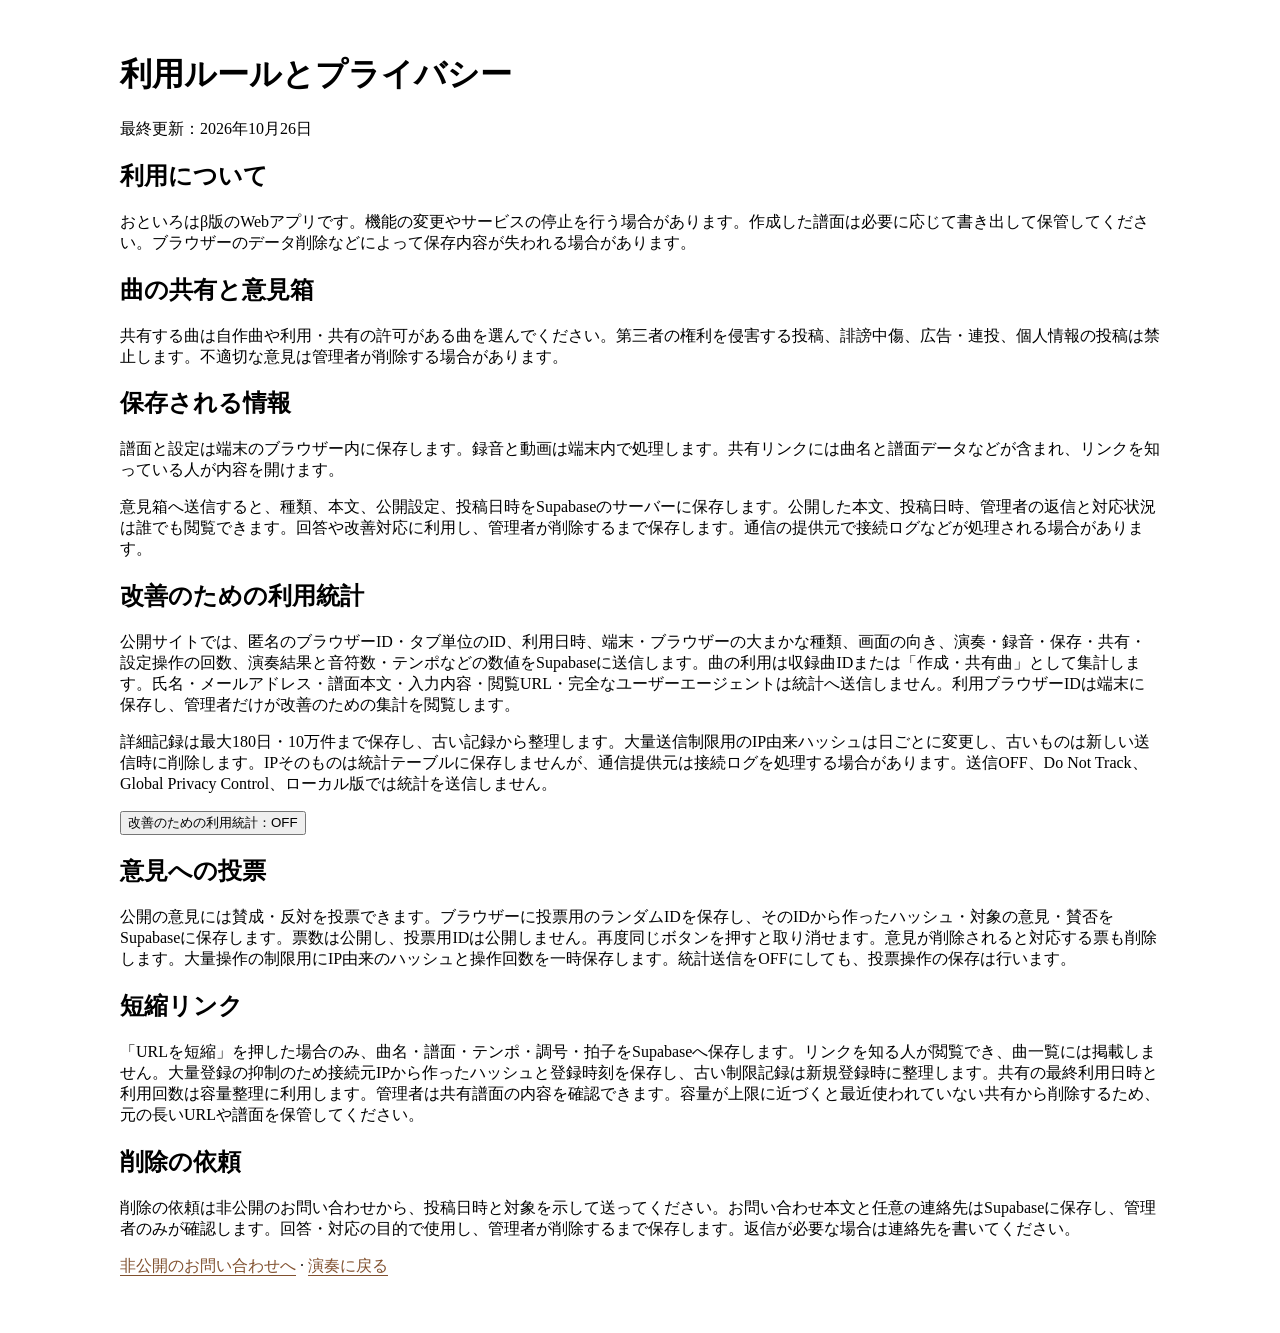
<file: policy.html>
<!doctype html>
<html lang="ja"><head><meta charset="utf-8"><meta name="viewport" content="width=device-width, initial-scale=1"><title>利用ルールとプライバシー — おといろ</title><link rel="stylesheet" href="assets/css/about.css"><script src="assets/js/analytics.js" defer></script></head><body><main class="about-shell"><h1>利用ルールとプライバシー</h1><p>最終更新：2026年10月26日</p><h2>利用について</h2><p>おといろはβ版のWebアプリです。機能の変更やサービスの停止を行う場合があります。作成した譜面は必要に応じて書き出して保管してください。ブラウザーのデータ削除などによって保存内容が失われる場合があります。</p><h2>曲の共有と意見箱</h2><p>共有する曲は自作曲や利用・共有の許可がある曲を選んでください。第三者の権利を侵害する投稿、誹謗中傷、広告・連投、個人情報の投稿は禁止します。不適切な意見は管理者が削除する場合があります。</p><h2>保存される情報</h2><p>譜面と設定は端末のブラウザー内に保存します。録音と動画は端末内で処理します。共有リンクには曲名と譜面データなどが含まれ、リンクを知っている人が内容を開けます。</p><p>意見箱へ送信すると、種類、本文、公開設定、投稿日時をSupabaseのサーバーに保存します。公開した本文、投稿日時、管理者の返信と対応状況は誰でも閲覧できます。回答や改善対応に利用し、管理者が削除するまで保存します。通信の提供元で接続ログなどが処理される場合があります。</p><h2>改善のための利用統計</h2><p>公開サイトでは、匿名のブラウザーID・タブ単位のID、利用日時、端末・ブラウザーの大まかな種類、画面の向き、演奏・録音・保存・共有・設定操作の回数、演奏結果と音符数・テンポなどの数値をSupabaseに送信します。曲の利用は収録曲IDまたは「作成・共有曲」として集計します。氏名・メールアドレス・譜面本文・入力内容・閲覧URL・完全なユーザーエージェントは統計へ送信しません。利用ブラウザーIDは端末に保存し、管理者だけが改善のための集計を閲覧します。</p><p>詳細記録は最大180日・10万件まで保存し、古い記録から整理します。大量送信制限用のIP由来ハッシュは日ごとに変更し、古いものは新しい送信時に削除します。IPそのものは統計テーブルに保存しませんが、通信提供元は接続ログを処理する場合があります。送信OFF、Do Not Track、Global Privacy Control、ローカル版では統計を送信しません。</p><button id="analyticsToggle" type="button" aria-pressed="true">改善のための利用統計</button><h2>意見への投票</h2><p>公開の意見には賛成・反対を投票できます。ブラウザーに投票用のランダムIDを保存し、そのIDから作ったハッシュ・対象の意見・賛否をSupabaseに保存します。票数は公開し、投票用IDは公開しません。再度同じボタンを押すと取り消せます。意見が削除されると対応する票も削除します。大量操作の制限用にIP由来のハッシュと操作回数を一時保存します。統計送信をOFFにしても、投票操作の保存は行います。</p><h2>短縮リンク</h2><p>「URLを短縮」を押した場合のみ、曲名・譜面・テンポ・調号・拍子をSupabaseへ保存します。リンクを知る人が閲覧でき、曲一覧には掲載しません。大量登録の抑制のため接続元IPから作ったハッシュと登録時刻を保存し、古い制限記録は新規登録時に整理します。共有の最終利用日時と利用回数は容量整理に利用します。管理者は共有譜面の内容を確認できます。容量が上限に近づくと最近使われていない共有から削除するため、元の長いURLや譜面を保管してください。</p><h2>削除の依頼</h2><p>削除の依頼は非公開のお問い合わせから、投稿日時と対象を示して送ってください。お問い合わせ本文と任意の連絡先はSupabaseに保存し、管理者のみが確認します。回答・対応の目的で使用し、管理者が削除するまで保存します。返信が必要な場合は連絡先を書いてください。</p><p><a href="index.html#contact">非公開のお問い合わせへ</a> · <a href="index.html">演奏に戻る</a></p></main></body></html>
</file>
<file: assets/css/style.css>
:root {
      color-scheme: light;
      --bg: #f3e7d5;
      --panel: #fbf6eb;
      --panel-2: #efe4d1;
      --line: rgba(105,75,48,.18);
      --muted: #796957;
      --text: #35271d;
      --mint: #8b5a36;
      --gold: #a66a2d;
      --pink: #ad4e3e;
      --blue: #607d86;
      --mono: "Courier New", monospace;
      --sans: "Yu Gothic", "Hiragino Kaku Gothic ProN", Meiryo, sans-serif;
    }

    * { box-sizing: border-box; }
    html { -webkit-text-size-adjust: 100%; }
    body {
      margin: 0;
      min-width: 320px;
      min-height: 100vh;
      min-height: 100dvh;
      background:
        repeating-linear-gradient(0deg, transparent 0 31px, rgba(106,76,47,.035) 32px, transparent 33px),
        #f1e8d8;
      color: var(--text);
      font-family: var(--sans);
    }
    button, select { font: inherit; }
    button { color: inherit; -webkit-tap-highlight-color: transparent; touch-action: manipulation; }
    .app { max-width: 1440px; margin: auto; padding: 26px 38px max(28px, env(safe-area-inset-bottom)); }
    .app.is-playing { max-width: none; height: 100vh; height: 100dvh; min-height: 0; padding: max(6px, env(safe-area-inset-top)) max(12px, env(safe-area-inset-right)) max(6px, env(safe-area-inset-bottom)) max(12px, env(safe-area-inset-left)); display: flex; flex-direction: column; overflow: hidden; }
    .sr-only { position: absolute; width: 1px; height: 1px; padding: 0; margin: -1px; overflow: hidden; clip: rect(0,0,0,0); white-space: nowrap; border: 0; }
    header { display: flex; align-items: center; justify-content: space-between; margin-bottom: 30px; }
    .brand { display: flex; align-items: center; gap: 12px; }
    .brand-mark {
      width: 38px; height: 38px; border-radius: 10px;
      display: grid; place-items: center; color: #fbf2df; background: #80502e;
      box-shadow: inset 0 1px rgba(255,255,255,.25), 0 2px 4px rgba(63,39,22,.18);
    }
    .brand-mark svg { width: 22px; }
    .brand-name { font-family: "Yu Mincho", "Hiragino Mincho ProN", serif; font-size: 21px; font-weight: 700; letter-spacing: .08em; }
    .brand-caption { font-size: 11px; color: var(--muted); letter-spacing: .08em; margin-top: 2px; }
    .header-right { display: flex; align-items: center; gap: 22px; color: var(--muted); font-size: 12px; }
    .live-indicator { display: flex; align-items: center; gap: 8px; }
    .live-dot { width: 7px; height: 7px; background: #a66a38; border-radius: 50%; }

    .layout { display: grid; grid-template-columns: minmax(0, 1fr) 300px; gap: 22px; align-items: start; }
    .app.is-playing header, .app.is-playing .section-top, .app.is-playing .side-column, .app.is-playing footer { display: none; }
    .app.is-playing .creator-mode { display: none; }
    .app.is-playing .community-panel { display: none; }
    .app.is-playing .beta-feedback { display: none; }
    .app.is-playing .layout, .app.is-playing .main-column { min-width: 0; min-height: 0; flex: 1; }
    .app.is-playing .layout { display: flex; flex-direction: column; align-items: stretch; width: 100%; }
    .app.is-playing .main-column { display: flex; flex-direction: column; width: 100%; }
    .app.is-playing .game-card { position: relative; min-height: 0; flex: 1; display: flex; flex-direction: column; padding: 6px; overflow: hidden; }
    .app.is-playing .playfield { height: auto; max-height: none; min-height: 0; flex: 1; }
    .app.is-playing .field-top, .app.is-playing .track-labels { display: none; }
    .app.is-playing .key-row { position: absolute; z-index: 5; right: 16px; bottom: 12px; left: 16px; flex: none; gap: 4px; margin: 0; padding: 6px 7px 5px; }
    .app.is-playing .key { height: calc(clamp(48px, 10vh, 76px) - var(--key-shortening, 0px)); min-height: 36px; }
    .app.is-playing .key-hit-hint { display: none; }
    .app.is-playing .game-hud { display: flex; }
    .free-play-exit, .free-play-info { display: none; }
    .app.is-free-play .game-hud { justify-content: flex-end; }
    .app.is-free-play .hud-combo, .app.is-free-play #pauseButton { display: none; }
    .app.is-free-play .free-play-exit { display: block; }
    .app.is-free-play .free-play-info { display: flex; position: absolute; inset: 50px 10px 85px; flex-direction: column; align-items: center; justify-content: center; gap: 8px; color: #60452d; text-align: center; pointer-events: none; }
    .free-play-info strong { font-size: 14px; }
    .app.is-free-play.is-free-display-hidden .free-play-info { display: none; }
    .free-record-controls { display: flex; flex-wrap: wrap; justify-content: center; gap: 6px; max-width: 420px; pointer-events: auto; }
    .free-record-controls output { flex-basis: 100%; font-size: 11px; }
    .free-metronome { display: flex; align-items: center; justify-content: center; gap: 8px; flex-basis: 100%; }
    .free-metronome label { display: flex; align-items: center; gap: 6px; font-size: 12px; }
    .free-metronome input { width: 70px; padding: 7px; border: 1px solid #b7916a; border-radius: 8px; background: #fff8eb; color: #573b29; font: 16px var(--sans); }
    .recording-countdown { position: absolute; z-index: 6; top: 18%; left: 50%; transform: translateX(-50%); color: #ffe1a8; font: 700 clamp(52px, 16vh, 100px)/1 var(--sans); text-shadow: 0 3px 18px #35271d; pointer-events: none; }
    .app.is-counting .free-play-info > strong, .app.is-counting .free-play-info > span { visibility: hidden; }
    .free-play-info > span { font: 500 clamp(28px, 10vh, 64px) var(--mono); }
    .free-play-info p { margin: 0; font-size: 11px; line-height: 1.7; }
    .app.is-free-play .key .key-note { font-size: clamp(8px, 1.2vw, 12px); }
    .key.has-accidental .key-note { font-size: clamp(8px, 1.2vw, 12px); }
    .free-tuning { margin: 0 3px 14px; padding: 10px 12px; border: 1px solid var(--line); border-radius: 9px; background: #fbf6eb; color: var(--text); font-size: 12px; }
    .free-tuning summary { cursor: pointer; font-weight: 700; }
    .free-tuning-content { display: grid; gap: 10px; margin-top: 12px; }
    .free-tuning-content > label { display: grid; gap: 5px; }
    .free-tuning-content select { width: 100%; min-height: 38px; border: 1px solid var(--line); border-radius: 6px; padding: 7px; background: #fffdf8; color: var(--text); font: inherit; }
    .free-tuning-content p { margin: 0; color: var(--muted); line-height: 1.7; }
    .free-tuning-content [hidden] { display: none; }
    .free-custom-keys { display: grid; grid-template-columns: repeat(auto-fit, minmax(140px, 1fr)); gap: 8px; margin-top: 8px; }
    .free-custom-key { padding: 8px; border: 1px solid var(--line); border-radius: 7px; background: #fffdf8; }
    .free-custom-key > span { display: block; margin-bottom: 5px; font-size: 11px; }
    .free-custom-key > div { display: flex; align-items: center; justify-content: space-between; gap: 4px; }
    .free-custom-key button { width: 36px; height: 36px; border: 1px solid var(--line); border-radius: 6px; background: #efe4d1; font-size: 18px; }
    .free-custom-key button:disabled { opacity: .4; }
    .free-custom-key output { font: 12px var(--mono); }
    #freeTuningSummary { color: #80502e; line-height: 1.7; }
    .free-display-toggle { display: block; width: calc(100% - 6px); margin: -7px 3px 14px; }
    .app.is-playing:not(.is-free-play) .free-tuning, .app.is-playing:not(.is-free-play) .free-display-toggle { display: none; }
    .app.is-free-play .main-column { position: relative; }
    .app.is-free-play .free-tuning { position: absolute; z-index: 8; top: 12px; left: 12px; margin: 0; max-width: calc(100% - 24px); }
    .app.is-free-play .free-tuning[open] { top: 56px; width: min(600px, calc(100% - 24px)); max-height: calc(100% - 155px); overflow-y: auto; overscroll-behavior: contain; }
    .app.is-free-play .free-display-toggle { position: absolute; z-index: 8; top: 58px; left: 12px; width: auto; margin: 0; padding: 8px 12px; }
    .app.is-free-play .main-column:has(.free-tuning[open]) .free-display-toggle { display: none; }
    .main-column { min-width: 0; }
    .section-top { display: flex; align-items: end; justify-content: space-between; margin: 0 3px 16px; }
    .eyebrow { color: #9b5f34; font-size: 11px; letter-spacing: .1em; margin-bottom: 7px; }
    h1 { margin: 0; font-family: "Yu Mincho", "Hiragino Mincho ProN", serif; font-size: clamp(22px, 3vw, 30px); font-weight: 600; letter-spacing: .01em; }
    .subheading { margin: 6px 0 0; color: var(--muted); font-size: 12px; }
    .song-select {
      appearance: none; border: 1px solid var(--line); border-radius: 10px; padding: 10px 35px 10px 13px;
      color: var(--text); background: var(--panel) no-repeat right 12px center;
      background-image: url("data:image/svg+xml,%3Csvg xmlns='http://www.w3.org/2000/svg' width='12' height='12' viewBox='0 0 24 24' fill='none' stroke='%23e9b96f' stroke-width='2'%3E%3Cpath d='m6 9 6 6 6-6'/%3E%3C/svg%3E");
      font-size: 12px; cursor: pointer;
    }
    .song-select:focus-visible, button:focus-visible { outline: 2px solid var(--mint); outline-offset: 3px; }
    .selection-controls { display: flex; align-items: center; gap: 12px; }
    .practice-mode { display: flex; align-items: center; gap: 6px; color: var(--text); font-size: 11px; white-space: nowrap; cursor: pointer; }
    .practice-mode input { width: 16px; height: 16px; margin: 0; accent-color: #9b5f34; }
    .practice-mode small { color: var(--muted); font-size: 10px; }
    .selection-controls :disabled { opacity: .55; }
    .practice-start-control { display: flex; align-items: center; gap: 9px; margin: -8px 3px 12px; color: var(--muted); font-size: 10px; }
    .practice-start-control[hidden] { display: none; }
    .practice-start-control label, .start-beat-control { display: flex; align-items: center; gap: 7px; color: #60452d; font-size: 10px; font-weight: 700; }
    .practice-start-control input, .start-beat-control input { width: 84px; min-height: 34px; border: 1px solid var(--line); border-radius: 6px; padding: 6px 8px; background: #fffdf8; color: var(--text); font: 12px var(--mono); }
    .practice-start-control input:focus-visible, .start-beat-control input:focus-visible { outline: 2px solid var(--mint); outline-offset: 2px; }
    .game-settings { margin: -4px 3px 14px; color: var(--text); }
    .game-settings[open] { padding: 11px 13px 12px; border: 1px solid var(--line); border-radius: 10px; background: rgba(251,246,235,.75); }
    .game-settings summary { width: fit-content; color: #80502e; font-size: 11px; cursor: pointer; }
    .settings-list { display: grid; gap: 10px; margin-top: 11px; }
    .key-color-setting { min-width: 0; padding-bottom: 10px; border-bottom: 1px solid var(--line); }
    .key-color-setting > label { display: flex; flex-wrap: wrap; align-items: center; gap: 8px 14px; font-size: 11px; }
    .key-color-setting select { max-width: 100%; min-height: 36px; padding: 6px 9px; border: 1px solid var(--line); border-radius: 6px; background: #fffdf8; color: var(--text); font: inherit; }
    .key-color-setting p { margin: 6px 0 8px; color: var(--muted); font-size: 10px; line-height: 1.6; }
    .key-color-preview { display: grid; grid-template-columns: repeat(17, minmax(0, 1fr)); gap: 2px; }
    .key-color-preview span { min-width: 0; padding: 5px 0; border: 1px solid #d6c8b1; border-top: 6px solid var(--marker-color, #d6c8b1); border-radius: 3px; background: #fffdf8; color: #30251b; text-align: center; font: 10px var(--mono); }
    .key-color-preview small { font-size: 8px; }
    .setting-row { display: grid; grid-template-columns: minmax(120px, 1fr) minmax(100px, 1.5fr) 42px; gap: 12px; align-items: center; }
    .setting-row > span strong, .setting-row > span small { display: block; }
    .setting-row > span strong { font-size: 11px; }
    .setting-row > span small { margin-top: 2px; color: var(--muted); font-size: 9px; }
    .setting-row input[type="range"] { width: 100%; accent-color: #9b5f34; }
    .setting-row output { color: #80502e; font: 11px var(--mono); text-align: right; }
    .practice-tempo-setting[hidden] { display: none; }
    .creator-mode { margin: -4px 3px 14px; color: var(--text); }
    .creator-mode[open] { padding: 12px 14px 14px; border: 1px solid var(--line); border-radius: 10px; background: rgba(251,246,235,.82); }
    .creator-mode summary { width: fit-content; color: #80502e; font-size: 11px; font-weight: 700; cursor: pointer; }
    .creator-content { display: grid; gap: 10px; margin-top: 12px; }
    .creator-help, .chart-help { margin: 0; color: var(--muted); font-size: 10px; line-height: 1.7; }
    .creator-help code { padding: 1px 4px; border-radius: 3px; background: #efe4d1; color: #60452d; }
    .creator-fields { display: grid; grid-template-columns: minmax(0, 1fr) 110px; gap: 10px; }
    .creator-fields label, .chart-label { display: grid; gap: 5px; color: #60452d; font-size: 10px; font-weight: 700; }
    .creator-fields input, .creator-mode textarea { width: 100%; border: 1px solid var(--line); border-radius: 6px; padding: 8px 9px; background: #fffdf8; color: var(--text); font: 12px var(--sans); }
    .creator-fields input:focus-visible, .creator-mode textarea:focus-visible { outline: 2px solid var(--mint); outline-offset: 2px; }
    .sheet-preview { min-width: 0; margin: 0; overflow: hidden; border: 1px solid #dfcba9; border-radius: 7px; background: #fffdf8; }
    .sheet-preview figcaption { display: flex; justify-content: space-between; align-items: center; gap: 8px; padding: 7px 10px; border-bottom: 1px solid #e6dccb; color: #60452d; font-size: 10px; font-weight: 700; }
    .sheet-preview figcaption small { margin-left: 5px; color: var(--muted); font-size: 9px; font-weight: 400; }
    .sheet-preview figcaption output { flex: none; color: var(--muted); font: 9px var(--mono); }
    .sheet-scroll { overflow-x: auto; overscroll-behavior-x: contain; }
    .sheet-scroll:focus-visible { outline: 2px solid var(--mint); outline-offset: -2px; }
    .sheet-svg { display: block; height: 176px; }
    .sheet-accidental { fill: #80502e; font-size: 13px; pointer-events: none; }
    .sheet-preview figcaption { flex-wrap: wrap; }
    .creator-fields select { width: 100%; min-height: 38px; padding: 7px; border: 1px solid var(--line); border-radius: 6px; background: #fffdf8; color: var(--text); font: inherit; }
    .sheet-editor-tools { display: flex; flex-wrap: wrap; align-items: center; gap: 6px 14px; padding: 8px 10px; color: #60452d; font-size: 11px; }
    .sheet-editor-tools label { display: flex; align-items: center; gap: 6px; }
    .sheet-editor-tools select { padding: 5px; font: inherit; }
    .sheet-hit-target { fill: transparent; stroke: none; cursor: grab; touch-action: none; }
    .sheet-notehead { pointer-events: none; }
    .sheet-hit-target:focus { stroke: #b37b32; stroke-width: 2; outline: none; }
    .sheet-drag-preview { fill: #d89c47; stroke: #80531e; opacity: .8; pointer-events: none; }
    .sheet-staff-line { stroke: #8c7c68; stroke-width: 1; }
    .sheet-ledger-line { stroke: #493629; stroke-width: 1.2; stroke-linecap: round; pointer-events: none; }
    .sheet-beat-line { stroke: #e9e0d2; stroke-width: 1; }
    .sheet-bar-line { stroke: #bba98f; stroke-width: 1.5; }
    .sheet-clef { fill: #60452d; font-family: "Noto Music", "Segoe UI Symbol", serif; font-size: 70px; }
    .sheet-notehead { fill: #493629; stroke: #493629; stroke-width: 1; }
    .sheet-notehead.sheet-note-awkward { fill: #c43c32; stroke: #c43c32; }
    .feedback-votes { display: flex; flex-wrap: wrap; align-items: center; gap: 8px; margin: 12px 0; }
    .feedback-votes button { min-height: 44px; }
    .feedback-votes button[aria-pressed="true"] { background: #ebd4ad; border-color: #936333; box-shadow: inset 0 0 0 1px #936333; font-weight: 700; }
    .feedback-votes small { flex-basis: 100%; }
    .sheet-beat-label { fill: #60452d; font: 10px var(--mono); text-anchor: middle; }
    .sheet-empty { fill: #8a7a67; font: 12px var(--sans); }
    .sheet-note { min-height: 1.4em; margin: 0; padding: 0 10px 6px; color: var(--muted); font-size: 9px; line-height: 1.5; }
    .sheet-note.is-error { color: #a13c30; }
    .chart-label { grid-template-columns: 1fr auto; align-items: baseline; }
    .chart-label span { color: var(--muted); font-size: 9px; font-weight: 400; }
    .creator-mode textarea { resize: vertical; min-height: 130px; font: 12px/1.65 var(--mono); tab-size: 2; }
    .creator-actions { display: flex; flex-wrap: wrap; gap: 7px; }
    .community-panel { margin: 12px 0; padding: 14px; border: 1px solid var(--line); border-radius: 10px; background: #fffaf0; }
    .community-panel h2 { margin: 0; font-size: 16px; }
    .beta-feedback { margin: 12px 0; padding: 12px; border: 1px solid var(--line); border-radius: 10px; background: #fffaf0; }
    .beta-feedback summary { cursor: pointer; font-size: 14px; font-weight: bold; }
    .beta-feedback form { display: grid; gap: 10px; padding-top: 10px; }
    .beta-feedback p, .beta-feedback small { margin: 0; font-size: 11px; line-height: 1.7; }
    .beta-feedback label { display: grid; gap: 5px; font-size: 12px; }
    .beta-feedback textarea, .beta-feedback select { width: 100%; padding: 9px; font: inherit; border: 1px solid #bda88d; border-radius: 6px; background: #fffdf8; box-sizing: border-box; }
    .beta-feedback textarea { font-size: 16px; resize: vertical; }
    .beta-feedback .feedback-consent { display: flex; align-items: center; gap: 8px; }
    .feedback-consent input { width: 18px; height: 18px; flex-shrink: 0; }
    .feedback-board { margin-top: 18px; border-top: 1px solid var(--line); padding-top: 12px; }
    .feedback-entry { margin: 10px 0; padding: 12px; border: 1px solid var(--line); border-radius: 8px; background: #fffdf8; }
    .feedback-entry p { white-space: pre-wrap; overflow-wrap: anywhere; margin: 8px 0; }
    .feedback-entry small { color: var(--muted); }
    .feedback-state { display: inline-block; padding: 3px 9px; border-radius: 12px; background: #eee1c6; font-size: 11px; font-weight: bold; }
    .feedback-state.planned { background: #dce9fa; color: #294c7b; }
    .feedback-state.implemented { background: #d7eddd; color: #285938; }
    .feedback-admin-reply { padding: 8px 10px; border-left: 3px solid #a76c37; background: #f6eedf; }
    .community-panel p, .community-publish-help { font-size: 11px; line-height: 1.7; }
    #communitySongs { display: grid; gap: 7px; margin: 10px 0; }
    #communitySongs button { text-align: left; overflow-wrap: anywhere; }
    #publishSongButton, .community-publish-help { display: none; }
    .community-enabled #publishSongButton { display: inline-block; }
    .community-enabled .community-publish-help { display: block; }
    .creator-button { min-height: 36px; padding: 7px 11px; border: 1px solid #bda88d; border-radius: 7px; background: #fffaf0; color: #60452d; font-size: 10px; font-weight: 700; cursor: pointer; }
    .creator-button-primary { border-color: #80502e; background: #80502e; color: #fff6e7; }
    .creator-button-danger { border-color: #bd8977; color: #8a3f32; }
    .creator-button:disabled { opacity: .55; cursor: default; }
    .creator-play-actions { align-items: center; padding-top: 9px; border-top: 1px solid var(--line); }
    .start-beat-help { color: var(--muted); font-size: 9px; }
    .creator-file-actions { padding-top: 9px; border-top: 1px solid var(--line); }
    .project-folder-help { margin: 0 0 2px; padding: 10px 12px; border: 1px solid #dfcba9; border-left: 4px solid #a76c37; border-radius: 7px; background: #f7efdf; color: #60452d; font-size: 11px; line-height: 1.8; }
    .project-folder-help strong { color: #60452d; }
    .project-folder-help code { padding: 1px 4px; border-radius: 3px; background: #efe4d1; color: #60452d; }
    .recording-panel { display: grid; grid-template-columns: minmax(0, 1fr) auto; align-items: center; gap: 9px 14px; padding-top: 10px; border-top: 1px solid var(--line); }
    .recording-panel h3 { margin: 0; color: #80502e; font-size: 11px; }
    .recording-panel p { grid-column: 1 / -1; margin: 0; color: var(--muted); font-size: 10px; line-height: 1.6; }
    .recording-panel > label { display: flex; align-items: center; gap: 8px; color: #60452d; font-size: 10px; font-weight: 700; }
    .recording-panel select { border: 1px solid var(--line); border-radius: 6px; padding: 6px 8px; background: #fffdf8; color: var(--text); font-size: 10px; }
    .recording-panel > .creator-actions { grid-column: 1 / -1; }
    #previewChartButton { border-color: #a76c37; color: #80502e; }
    .creator-status { min-height: 1.4em; margin: 0; color: #547148; font-size: 10px; }
    .creator-status.is-error { color: #a13c30; }

    .game-card { padding: 12px; background: #795033; border: 1px solid #684329; border-radius: 14px; box-shadow: 0 4px 12px rgba(65,42,25,.12); }
    .app.is-playing .game-settings { display: none; }
    .playfield {
      position: relative; height: min(56vh, 490px); min-height: 330px; overflow: hidden;
      border-radius: 9px; background: #29221c;
      background-image: radial-gradient(ellipse at 50% 100%, rgba(193,127,69,.12), transparent 58%);
    }
    #gameCanvas { position: absolute; inset: 0; width: 100%; height: 100%; }
    .game-hud { position: absolute; z-index: 3; inset: 10px 12px auto; display: none; justify-content: space-between; align-items: flex-start; pointer-events: none; }
    .hud-combo { min-width: 80px; padding: 7px 11px; border: 1px solid rgba(242,222,192,.24); border-radius: 9px; background: rgba(42,34,27,.9); }
    .hud-combo span { display: block; color: #abb0bc; font: 9px var(--mono); letter-spacing: .12em; }
    .hud-combo strong { display: block; margin-top: 2px; color: #f3cd87; font: 700 21px var(--mono); }
    .pause-button { min-width: 44px; min-height: 44px; padding: 0 13px; border: 1px solid rgba(242,222,192,.4); border-radius: 9px; background: rgba(42,34,27,.92); color: #f8edda; font-size: 12px; font-weight: 700; pointer-events: auto; touch-action: manipulation; }
    .pause-button:active { background: #5a3b26; border-color: var(--gold); }
    .stop-recording-button { min-height: 44px; padding: 0 14px; border: 1px solid #d9a463; border-radius: 9px; background: rgba(42,34,27,.94); color: #f8edda; font-size: 12px; font-weight: 700; pointer-events: auto; touch-action: manipulation; }
    .app.is-recording .hud-combo, .app.is-recording .pause-button { display: none; }
    .app.is-auto .hud-combo { display: none; }
    .app.is-auto .game-hud { justify-content: flex-end; }
    .app.is-recording .game-hud { flex-direction: column; align-items: flex-end; gap: 7px; }
    .app.is-recording .stop-recording-button { width: 126px; }
    .app.is-recording .recording-indicator { left: 12px; right: 150px; max-width: none; transform: none; }
    .recording-indicator { position: absolute; z-index: 3; top: 14px; left: 50%; max-width: calc(100% - 150px); transform: translateX(-50%); padding: 8px 12px; border: 1px solid rgba(242,222,192,.3); border-radius: 9px; background: rgba(42,34,27,.92); color: #f3cd87; font-size: 12px; font-weight: 700; text-align: center; pointer-events: none; }
    .field-top {
      position: absolute; z-index: 2; top: 14px; left: 16px; right: 16px;
      display: flex; justify-content: space-between; align-items: center; pointer-events: none;
    }
    .status-pill { border: 1px solid rgba(242,222,192,.24); background: rgba(42,34,27,.9); border-radius: 8px; padding: 7px 11px; color: #f1e2cb; font: 10px var(--mono); letter-spacing: .04em; }
    .status-pill strong { color: #f2c47f; font-weight: 500; }
    .track-labels { position: absolute; left: 10px; right: 10px; bottom: 13px; z-index: 2; display: flex; justify-content: center; gap: 5px; pointer-events: none; }
    .track-label { width: calc((100% - 80px) / 17); min-width: 0; text-align: center; color: #858a9b; font: 10px var(--mono); }
    .track-label span { color: #d0d3db; font-size: 12px; display: block; margin-bottom: 4px; }
    .track-label em { font-style: normal; font-size: 9px; opacity: .65; }
    .overlay {
      position: absolute; z-index: 4; inset: 0; display: grid; place-items: center;
      background: rgba(34,27,21,.52); transition: opacity .2s, visibility .2s;
    }
    .overlay.hidden { opacity: 0; visibility: hidden; pointer-events: none; }
    .start-box { text-align: center; padding: 24px; }
    .start-icon {
      width: 58px; height: 58px; margin: 0 auto 16px; border: 1px solid rgba(246,221,184,.32);
      background: rgba(246,221,184,.12); color: #f2c47f; border-radius: 18px; display: grid; place-items: center;
    }
    .start-icon svg { width: 26px; }
    .start-box h2 { font-size: 20px; margin: 0 0 8px; }
    .start-box p { color: #a1a5b1; font-size: 12px; line-height: 1.8; margin: 0 auto 18px; max-width: 300px; }
    .overlay-actions { display: flex; flex-wrap: wrap; justify-content: center; gap: 9px; }
    .primary-button {
      border: 1px solid #b77b40; background: #edc784; color: #3b2818; border-radius: 9px;
      padding: 12px 22px; font-size: 12px; font-weight: 800; cursor: pointer; transition: transform .15s, filter .15s;
    }
    .primary-button:hover { transform: translateY(-1px); filter: brightness(1.06); }
    .primary-button:active { transform: translateY(1px); }
    .stop-button { min-height: 44px; padding: 0 18px; border: 1px solid #a7896c; border-radius: 9px; background: rgba(251,246,235,.92); color: #60452d; font-size: 12px; font-weight: 700; cursor: pointer; }
    .stop-button:hover { background: #f4e8d4; }

    .key-row { display: grid; grid-template-columns: repeat(17, minmax(0, 1fr)); align-items: end; gap: 4px; padding: 8px 9px 6px; border: 1px solid #704628; border-radius: 9px; background: #815532; box-shadow: inset 0 1px rgba(255,224,180,.12), 0 3px 7px rgba(0,0,0,.2); touch-action: none; }
    .key {
      min-width: 0; min-height: 36px; height: calc(54px - var(--key-shortening, 0px)); border: 1px solid #887d6c; border-radius: 7px;
      background: linear-gradient(105deg, #b8ad9a 0%, #eee5d3 18%, #cfc4b1 48%, #f1e8d8 78%, #aaa08f 100%); cursor: pointer; position: relative;
      box-shadow: inset 0 1px 2px rgba(255,255,255,.72), inset 0 -2px 3px rgba(69,52,34,.16), 0 2px 2px rgba(23,13,7,.28);
      transition: transform .08s, background .12s, border-color .12s, box-shadow .12s;
      -webkit-tap-highlight-color: transparent; touch-action: none; user-select: none;
    }
    .key:nth-child(odd) { transform: translateY(0); }
    .key.has-color-marker::after { content: ""; position: absolute; top: 4px; left: 15%; width: 70%; height: 5px; border-radius: 3px; background: var(--marker-color); box-shadow: 0 0 0 1px rgba(0,0,0,.12); pointer-events: none; }
    .key .key-note { color: #30251b; font: 700 12px var(--mono); text-shadow: 0 1px rgba(255,255,255,.55); }
    .key .key-shortcut { display: block; margin-top: 5px; font: 9px var(--mono); color: #655746; }
    .key.next { border-color: #a95f2d; background: linear-gradient(105deg, #d2a66d, #ffe0a7 42%, #dbad73); box-shadow: 0 0 0 2px rgba(245,195,116,.22), 0 0 12px rgba(245,190,111,.3), inset 0 1px rgba(255,255,255,.75); }
    .key.next .key-note { color: #4a2b13; }
    .key:active, .key.pressed { transform: translateY(3px) !important; background: linear-gradient(105deg, #d5a565, #f2c77f); border-color: #f2c77f; box-shadow: 0 0 12px rgba(245,190,111,.38), inset 0 2px 4px rgba(91,48,18,.2); }
    .key-hit-hint { text-align: center; color: #777d8b; font-size: 10px; margin: 12px 0 3px; }
    .touch-hint { display: none; }
    kbd { border: 1px solid #424653; border-radius: 4px; padding: 2px 5px; color: #c5c8d1; font: 9px var(--mono); }

    .side-column { display: grid; gap: 14px; padding-top: 3px; }
    .panel { background: #fbf6eb; border: 1px solid rgba(105,75,48,.2); border-radius: 10px; padding: 17px; box-shadow: 0 2px 5px rgba(71,48,29,.06); }
    .panel-heading { display: flex; align-items: center; justify-content: space-between; margin-bottom: 17px; }
    .panel-heading h2 { margin: 0; font-size: 14px; letter-spacing: .02em; }
    .panel-tag { color: var(--muted); font: 10px var(--sans); }
    .score-label { color: var(--muted); font-size: 10px; letter-spacing: .12em; }
    .score-value { font: 500 34px var(--mono); letter-spacing: -.06em; margin-top: 6px; }
    .score-value span { color: var(--muted); font-size: 13px; letter-spacing: 0; }
    .stats-row { display: grid; grid-template-columns: 1fr 1fr; gap: 10px; margin-top: 15px; }
    .stat-box { background: var(--panel-2); border: 1px solid rgba(105,75,48,.1); border-radius: 7px; padding: 10px; }
    .stat-box span { color: var(--muted); display: block; font-size: 9px; letter-spacing: .1em; }
    .stat-box strong { display: block; font: 16px var(--mono); margin-top: 5px; }
    .combo-row { display: flex; align-items: baseline; justify-content: space-between; padding-top: 13px; border-top: 1px solid var(--line); margin-top: 14px; }
    .combo-row span { color: var(--muted); font-size: 10px; }
    .combo-row strong { font: 18px var(--mono); color: var(--gold); }
    .progress-track { height: 3px; background: #493528; border-radius: 4px; margin-top: 16px; overflow: hidden; }
    .progress-fill { height: 100%; width: 0; background: var(--mint); transition: width .2s; }
    .next-note { display: flex; align-items: center; gap: 12px; }
    .note-orb { width: 42px; height: 42px; flex: 0 0 42px; border-radius: 50%; display: grid; place-items: center; background: rgba(233,185,111,.13); border: 1px solid rgba(233,185,111,.32); color: var(--mint); font: 14px var(--mono); }
    .next-note-info strong { display: block; font: 13px var(--mono); }
    .next-note-info span { color: var(--muted); font-size: 10px; display: block; margin-top: 4px; }
    .finger-guide { display: flex; justify-content: space-between; gap: 4px; margin-top: 14px; padding-top: 13px; border-top: 1px solid var(--line); }
    .finger-guide div { text-align: center; flex: 1; color: #767b89; font-size: 9px; }
    .finger-guide b { font: 10px var(--mono); display: block; color: #c8cbd4; margin-bottom: 4px; }
    .finger-guide .thumb { color: var(--gold); }
    .howto { list-style: none; padding: 0; margin: 0; display: grid; gap: 11px; }
    .howto li { display: flex; align-items: center; gap: 9px; color: #a5a9b5; font-size: 10px; line-height: 1.5; }
    .step-number { width: 19px; height: 19px; border-radius: 6px; background: #493426; display: grid; place-items: center; flex: 0 0 19px; color: var(--mint); font: 9px var(--mono); }
    .practice-tip { margin-top: 13px; padding: 10px; border-radius: 7px; background: #f2e6cf; color: #684b2f; font-size: 10px; line-height: 1.7; }
    footer { color: #676c79; font-size: 9px; text-align: center; margin-top: 22px; letter-spacing: .04em; }
    .toast {
      position: absolute; z-index: 3; left: 50%; top: 43%; transform: translate(-50%,-50%) scale(.85);
      opacity: 0; color: #f2c47f; font: 800 22px var(--sans); letter-spacing: .04em;
      text-shadow: 0 1px 8px rgba(20,12,7,.8); pointer-events: none;
    }
    .toast.show { opacity: 1; transform: translate(-50%,-70%) scale(1); }
    .toast.good { color: #f3d69d; }
    .toast.miss { color: #ff9f87; }

    .app:not(.is-playing) .game-card { padding: 0; border: 0; background: transparent; box-shadow: none; }
    .app:not(.is-playing) .playfield { height: auto; min-height: 250px; border: 1px solid rgba(105,75,48,.2); background: #eadfc9; box-shadow: inset 0 2px 8px rgba(100,70,42,.06); }
    .app:not(.is-playing) #gameCanvas,
    .app:not(.is-playing) .field-top,
    .app:not(.is-playing) .track-labels,
    .app:not(.is-playing) .game-hud,
    .app:not(.is-playing) .key-row,
    .app:not(.is-playing) .key-hit-hint { display: none; }
    .app:not(.is-playing) .overlay { position: relative; inset: auto; min-height: 250px; background: transparent; }
    .app:not(.is-playing) .start-box { color: #463321; }
    .app:not(.is-playing) .start-icon { color: #f8edda; background: #80502e; border-color: #704628; }
    .app:not(.is-playing) .start-box p { color: #715c46; }
    .app:not(.is-playing) .stop-button { background: #fbf6eb; }

    @media (max-width: 940px) {
      .app { padding: 20px 22px; }
      .layout { grid-template-columns: minmax(0, 1fr) 260px; gap: 15px; }
      .panel { padding: 14px; }
    }
    @media (max-width: 720px) {
      .app { padding: max(12px, env(safe-area-inset-top)) 14px max(18px, env(safe-area-inset-bottom)); }
      .app.is-playing { padding: max(6px, env(safe-area-inset-top)) max(8px, env(safe-area-inset-right)) max(6px, env(safe-area-inset-bottom)) max(8px, env(safe-area-inset-left)); }
      header { margin-bottom: 18px; }
      .header-right { gap: 9px; font-size: 10px; }
      .header-right .desktop-only { display: none; }
      .layout { grid-template-columns: 1fr; }
      .section-top { flex-wrap: wrap; gap: 10px; }
      .section-top > div:first-child { flex: 1 1 100%; }
      .selection-controls { margin-left: auto; }
      .selection-controls { gap: 8px; }
      .practice-mode small { display: none; }
      .setting-row { grid-template-columns: minmax(92px, 1fr) minmax(90px, 1.5fr) 38px; gap: 8px; }
      .creator-mode[open] { padding: 10px; }
      .creator-actions { gap: 5px; }
      .creator-button { padding-inline: 8px; }
      .side-column { grid-template-columns: repeat(2, minmax(0, 1fr)); }
      .side-column .panel:last-child { grid-column: 1 / -1; }
      .playfield { height: 38vh; height: clamp(230px, 38svh, 360px); min-height: 230px; }
      .section-top { align-items: start; gap: 10px; }
      .song-select { max-width: 145px; }
      .key-hit-hint { margin: 9px 0 2px; }
      .touch-hint { display: inline; }
      .keyboard-hint { display: none; }
      .key { height: calc(62px - var(--key-shortening, 0px)); min-height: 48px; border-radius: 12px; }
      .app.is-playing .key-row { right: 10px; left: 10px; gap: 3px; }
      .app.is-playing .key { height: calc(clamp(42px, 12vh, 68px) - var(--key-shortening, 0px)); min-height: 36px; border-radius: 9px; }
      .key .key-note { font-size: 11px; }
      .key .key-shortcut { display: none; }
    }
    @media (max-width: 430px) {
      .app { padding-inline: 10px; }
      .game-card { padding: 7px; }
      .playfield { height: 35vh; height: clamp(220px, 35svh, 300px); min-height: 220px; }
      .key-row { gap: 2px; padding-inline: 3px; }
      .key { height: calc(62px - var(--key-shortening, 0px)); }
      .app.is-playing .key-row { right: 7px; left: 7px; gap: 2px; padding-inline: 5px; }
      .app.is-playing .key { min-height: 36px; }
      .track-labels { left: 3px; right: 3px; gap: 1px; bottom: 11px; }
      .track-label { width: calc((100% - 16px) / 17); font-size: 7px; }
      .track-label span { font-size: 8px; }
      .track-label em { font-size: 7px; }
      .side-column { gap: 9px; }
      .panel { padding: 12px; }
      .score-value { font-size: 28px; }
    }
    @media (orientation: landscape) and (max-height: 600px) {
      .app { max-width: none; padding: max(6px, env(safe-area-inset-top)) max(12px, env(safe-area-inset-right)) max(6px, env(safe-area-inset-bottom)) max(12px, env(safe-area-inset-left)); }
      header { display: none; }
      .layout { grid-template-columns: minmax(0, 1fr); gap: 8px; }
      .section-top { flex-wrap: nowrap; align-items: center; margin: 0 2px 6px; }
      .section-top > div:first-child { display: flex; flex: 0 1 auto; align-items: center; gap: 9px; min-width: 0; }
      .eyebrow { display: none; }
      h1 { font-size: 16px; white-space: nowrap; }
      .subheading { display: none; }
      .song-select { flex: 0 0 auto; max-width: 190px; padding-block: 7px; }
      .selection-controls { gap: 7px; }
      .practice-mode { font-size: 10px; }
      .game-card { padding: 6px; border-radius: 12px; }
      .playfield { height: 45vh; height: 45svh; min-height: 140px; max-height: 260px; border-radius: 8px; }
      .overlay { z-index: 10; }
      .start-box { padding: 10px 14px; }
      .start-icon { width: 38px; height: 38px; margin-bottom: 7px; border-radius: 12px; }
      .start-icon svg { width: 19px; }
      .start-box h2 { margin-bottom: 4px; font-size: 16px; }
      .start-box p { margin-bottom: 8px; font-size: 10px; line-height: 1.45; }
      .primary-button { min-height: 44px; padding: 9px 18px; }
      .field-top { top: 7px; left: 9px; right: 9px; }
      .track-labels { bottom: 8px; }
      .key-row { gap: 3px; padding: 5px 10px 0; }
      .key { height: calc(48px - var(--key-shortening, 0px)); min-height: 36px; border-radius: 7px; }
      .key .key-note { font-size: 10px; }
      .key .key-shortcut, .key-hit-hint, footer { display: none; }
      .app.is-playing { padding: max(4px, env(safe-area-inset-top)) max(8px, env(safe-area-inset-right)) max(4px, env(safe-area-inset-bottom)) max(8px, env(safe-area-inset-left)); }
      .app.is-playing .layout { grid-template-columns: minmax(0, 1fr); }
      .app.is-playing .game-card { padding: 4px; }
      .app.is-playing .key-row { right: 16px; bottom: 8px; left: 16px; gap: 3px; padding: 5px 6px 4px; }
      .app.is-playing .key { height: calc(clamp(44px, 12vh, 72px) + 8px - var(--key-shortening, 0px)); min-height: 44px; }
      .side-column { grid-template-columns: minmax(0, 1fr) minmax(0, 1fr); gap: 8px; padding-top: 0; }
      .panel { padding: 8px 11px; border-radius: 10px; }
      .panel-heading { margin-bottom: 5px; }
      .panel-heading h2 { font-size: 10px; }
      .panel-tag, .stats-row, .combo-row, .progress-track, .finger-guide, .side-column .panel:last-child { display: none; }
      .score-label { font-size: 8px; }
      .score-value { font-size: 19px; margin-top: 0; }
      .next-note { gap: 7px; }
      .note-orb { width: 30px; height: 30px; flex-basis: 30px; font-size: 10px; }
      .next-note-info strong { font-size: 11px; }
      .next-note-info span { font-size: 9px; margin-top: 1px; }
    }
    /* A quiet, tactile home for the instrument. Playing geometry stays unchanged. */
    :root {
      --panel: #fffdf7;
      --panel-2: #eee8dc;
      --line: #dac4a8;
      --text: #493426;
      --muted: #80654f;
      --gold: #97704e;
      --sans: "Hiragino Maru Gothic ProN", "Yu Gothic", Meiryo, sans-serif;
    }
    body { background: radial-gradient(ellipse at 8% 0%, #ead3b4 0, transparent 45%), radial-gradient(ellipse at 95% 35%, #f0ddc4 0, transparent 45%), var(--bg); }
    .app:not(.is-playing) { max-width: 1240px; padding-top: 30px; }
    header { padding-bottom: 22px; border-bottom: 1px solid var(--line); margin-bottom: 32px; }
    .brand-mark { width: 44px; height: 44px; border-radius: 16px; background: #9b6d44; box-shadow: inset 0 1px 1px #ffffff80; }
    .brand-name { font-family: var(--sans); font-size: 24px; letter-spacing: .13em; }
    .brand-caption { font-size: 10px; letter-spacing: .12em; }
    .live-indicator { padding: 8px 12px; border-radius: 24px; background: #eddbc4; font-size: 11px; }
    .live-dot { background: #a47548; }
    .layout { grid-template-columns: minmax(0, 1fr) 260px; gap: 28px; }
    .section-top { flex-wrap: wrap; align-items: start; gap: 22px; margin-bottom: 20px; }
    .section-top > div:first-child { flex-basis: 100%; }
    .eyebrow { color: #94673f; font-size: 10px; letter-spacing: .2em; margin-bottom: 12px; }
    h1 { font-family: var(--sans); font-size: clamp(28px, 3.5vw, 40px); font-weight: 700; letter-spacing: .05em; }
    .subheading { font-size: 13px; line-height: 1.9; margin-top: 10px; }
    .selection-controls { width: 100%; justify-content: space-between; gap: 12px; }
    .song-select { max-width: 55%; min-height: 44px; border-radius: 14px; background-color: var(--panel); font-size: 12px; }
    .practice-mode { font-size: 12px; }
    .practice-mode small { font-size: 10px; color: var(--muted); }
    input[type="checkbox"], input[type="range"] { accent-color: #95633e; }
    .app:not(.is-playing) .game-card { margin-bottom: 24px; }
    .app:not(.is-playing) .playfield { min-height: 360px; border: 1px solid #e4ddcc; border-radius: 28px; background: radial-gradient(ellipse at 50% 25%, #fffdf4, #f0eadc); box-shadow: 0 8px 24px #70644b08; }
    .app:not(.is-playing) .overlay { min-height: 360px; }
    .app:not(.is-playing) .start-box { padding: 28px 16px; width: 100%; }
    .start-box h2 { font-family: var(--sans); font-size: 21px; font-weight: 700; color: var(--text); }
    .start-box p { font-size: 12px; line-height: 1.9; }
    .app:not(.is-playing) .start-box p { color: var(--muted); }
    .app:not(.is-playing) .start-icon { width: 150px; height: 125px; margin: 0 auto 12px; background: transparent; border: 0; box-shadow: none; border-radius: 0; }
    .start-icon svg { width: 100%; height: 100%; }
    .primary-button, .stop-button { min-height: 46px; padding: 12px 24px; border-radius: 24px; font-size: 13px; font-weight: 700; letter-spacing: .04em; }
    .primary-button { color: #fffdf5; background: #95633e; border: 1px solid #95633e; box-shadow: 0 3px 0 #704628; }
    .primary-button:hover { background: #79502e; }
    .stop-button, .app:not(.is-playing) .stop-button { background: #fffdf5; color: #795537; border: 1px solid #d6bfa1; box-shadow: 0 2px 0 #e4d2b7; }
    .overlay-actions { gap: 12px; flex-wrap: wrap; }
    .game-settings, .free-tuning, .beta-feedback, .creator-mode, .community-panel { margin: 0 0 14px; padding: 17px 20px; border: 1px solid var(--line); border-radius: 18px; background: var(--panel); font-size: 13px; }
    .game-settings summary, .free-tuning summary, .beta-feedback summary, .creator-mode summary { font-size: 13px; line-height: 1.7; font-weight: 700; cursor: pointer; }
    summary::marker { color: #9b7049; font-size: 11px; }
    .community-panel h2 { font-size: 16px; color: var(--text); }
    .community-panel p, .beta-feedback p, .creator-help, .chart-help, .sheet-note { font-size: 12px; line-height: 1.9; color: var(--muted); }
    .creator-button { min-height: 40px; padding: 9px 14px; border-radius: 12px; font-size: 12px; background: #f1e4d2; color: #725035; border-color: #dcc3a3; }
    .creator-button-primary { background: #95633e; color: #fffdf5; border-color: #95633e; }
    .creator-button-danger { background: #faece5; color: #9b5044; border-color: #e8c7bd; }
    button:disabled { opacity: .48; cursor: default; }
    button:focus-visible, select:focus-visible, input:focus-visible, textarea:focus-visible, summary:focus-visible { outline: 3px solid #c79b6e; outline-offset: 3px; }
    .creator-fields input, .creator-fields select, .beta-feedback textarea, .beta-feedback select, #creatorChart { border-radius: 10px; background: #fffef9; color: var(--text); font-size: 13px; }
    .panel { padding: 22px; border-radius: 22px; background: #fffdf7b8; border: 1px solid var(--line); box-shadow: none; }
    .panel-heading h2 { font-size: 13px; letter-spacing: .04em; }
    .score-label, .stat-box span, .combo-row span, .next-note-info span { font-size: 11px; }
    .score-value { color: #8a5b35; font-family: var(--sans); font-weight: 700; font-size: 34px; letter-spacing: .02em; }
    .stat-box { background: #f0e1cc; border-radius: 12px; }
    .next-note-info strong { font: 600 12px var(--sans); line-height: 1.7; }
    .note-orb { background: #efdfc7; border-color: #ddc7a8; color: #865d39; }
    .finger-guide div, .finger-guide b, .howto li { color: var(--muted); font-size: 11px; }
    .finger-guide b { color: #8a5b35; }
    .howto { gap: 14px; }
    .step-number { background: #eddbc1; color: #845a35; border-radius: 50%; width: 23px; height: 23px; flex-basis: 23px; }
    .practice-tip { background: #f3eddf; color: #79705b; border-radius: 12px; font-size: 11px; }
    .progress-track { background: #e2ceb2; height: 5px; }
    footer { color: var(--muted); font-size: 11px; margin: 26px 0 10px; }
    .app:not(.is-playing) .home-footer { display: block; }
    .home-footer a { display: inline-flex; align-items: center; min-height: 44px; color: #80502e; text-underline-offset: 3px; }
    .app.is-playing .game-card { background: #e5d2b4; border-color: #ceba9c; border-radius: 20px; }
    .app.is-playing .key-row { background: #ac8864; border-color: #987455; border-radius: 14px; }
    .app.is-playing .key { background: linear-gradient(90deg, #eee9db, #fffdf4 45%, #e1dccf); border-color: #b8ac94; color: #65503d; }
    .app.is-playing .key.next { background: linear-gradient(#f5d7a1, #eac080); border-color: #b17d39; box-shadow: 0 0 15px #d5a45c80, inset 0 1px #fff; }
    .app.is-playing .key.pressed { background: #edc991; }
    .app.is-playing .playfield { background-color: #3d2c22; background-image: radial-gradient(ellipse at 50% 100%, #ae754133, transparent 70%); }
    .app.is-playing .overlay { background: #3d2c22ed; }
    .app.is-playing .start-box h2 { color: #faf5e9; }
    .app.is-playing .start-box p, .app.is-free-play .free-play-info { color: #f0dfc9; }
    .hud-combo, .pause-button, .stop-recording-button { background: #563e2deb; border-color: #c4996e80; border-radius: 14px; }
    .hud-combo span { color: #ecd9c2; letter-spacing: .02em; font-family: var(--sans); }
    .toast { color: #f2d89d; }
    @media (max-width: 940px) {
      .layout { grid-template-columns: minmax(0, 1fr) 230px; gap: 20px; }
      .panel { padding: 16px; }
    }
    @media (max-width: 720px) {
      .app:not(.is-playing) { padding-top: max(20px, env(safe-area-inset-top)); }
      header { margin-bottom: 26px; padding-bottom: 18px; }
      .brand-name { font-size: 22px; }
      .live-indicator { font-size: 10px; padding: 7px 9px; }
      .layout { grid-template-columns: minmax(0, 1fr); gap: 20px; }
      .section-top { gap: 18px; }
      h1 { font-size: 30px; }
      .subheading { font-size: 12px; }
      .song-select { max-width: 58%; }
      .app:not(.is-playing) .playfield, .app:not(.is-playing) .overlay { min-height: 340px; }
      .app:not(.is-playing) .start-icon { width: 130px; height: 110px; }
      .start-box h2 { font-size: 19px; }
      .primary-button, .stop-button { padding-inline: 20px; }
      .game-settings, .free-tuning, .beta-feedback, .creator-mode, .community-panel { padding: 15px; border-radius: 16px; }
      .side-column { gap: 12px; }
      .creator-fields input, .creator-fields select, .beta-feedback textarea, .beta-feedback select, .free-tuning-content select, #creatorChart { font-size: 16px; }
    }
    @media (orientation: landscape) and (max-height: 600px) {
      .app:not(.is-playing) .section-top { flex-wrap: nowrap; align-items: center; gap: 12px; }
      .app:not(.is-playing) .section-top > div:first-child { flex-basis: auto; }
      .app:not(.is-playing) .selection-controls { width: auto; }
      h1 { font-size: 20px; }
      .song-select { max-width: 210px; }
      .app:not(.is-playing) .playfield, .app:not(.is-playing) .overlay { min-height: 240px; }
      .app:not(.is-playing) .start-box { padding: 15px; }
      .app:not(.is-playing) .start-icon { width: 90px; height: 75px; margin-bottom: 4px; }
      .start-box h2 { font-size: 18px; }
    }
    .start-box .orientation-hint { margin: -6px auto 16px; color: #8a5d36; font-size: 12px; }
    .app.is-playing .orientation-hint, .app.is-playing .practice-start-control { display: none; }
    .app.is-free-play .free-tuning { top: 10px; left: 10px; max-width: calc(100% - 140px); padding: 10px 14px; }
    .app.is-free-play .free-tuning[open] { top: 10px; width: min(600px, calc(100% - 140px)); max-height: calc(100% - 110px); }
    .app.is-free-play .free-display-toggle { top: 58px; left: 10px; }
    .app.is-free-play .main-column:has(.free-tuning[open]) .free-play-info { visibility: hidden; }
    .app.is-playing .overlay { overflow-y: auto; overscroll-behavior: contain; }
    @media (orientation: landscape) and (max-height: 600px) {
      .app:not(.is-playing) .section-top { flex-wrap: wrap; gap: 12px; }
      .app:not(.is-playing) .section-top > div:first-child { display: block; flex: 1 1 100%; }
      .app:not(.is-playing) .selection-controls { width: 100%; min-width: 0; flex-wrap: wrap; }
      .app:not(.is-playing) .song-select { max-width: 65%; min-width: 0; }
      .app:not(.is-playing) h1 { white-space: normal; }
      .app:not(.is-playing) .start-box { padding: 16px; }
      .app:not(.is-playing) .start-icon { width: 76px; height: 63px; }
      .app:not(.is-playing) .start-box p { margin-bottom: 10px; }
      .app.is-free-play .free-play-info { inset: 62px 12px 88px; display: grid; grid-template-columns: auto auto; align-content: center; justify-content: center; gap: 6px 16px; }
      .free-play-info > strong { font-size: 12px; }
      .app.is-free-play .free-play-info > span { font-size: 26px; line-height: 1; }
      .app.is-free-play .free-record-controls { grid-column: 1 / -1; gap: 5px; }
      .app.is-free-play .free-play-info > p { display: none; }
      .free-record-controls .creator-button { min-height: 40px; padding: 8px 12px; }
      .free-record-controls output { font-size: 11px; line-height: 1.4; }
      .app.is-playing .start-icon { display: none; }
      .app.is-playing .start-box { padding: 16px; max-width: 100%; }
      .app.is-playing .start-box p { margin-bottom: 12px; font-size: 12px; line-height: 1.5; }
      .app.is-playing .start-box h2 { font-size: 18px; }
      .app.is-playing .overlay-actions { gap: 10px; }
      .app.is-playing .hud-combo { display: flex; align-items: center; gap: 10px; padding: 7px 12px; min-height: 44px; }
      .app.is-playing .hud-combo strong { margin: 0; font-size: 19px; }
      .app.is-free-play .hud-combo { display: none; }
    }
    .side-column, .panel { min-width: 0; }
    .side-column .panel { container-type: inline-size; }
    .score-value { font-size: 26px; font-size: clamp(16px, 11cqw, 32px); letter-spacing: 0; overflow-wrap: anywhere; line-height: 1.3; }
    .score-value span { display: inline-block; font-size: 12px; }
    .result-panel { margin: 0 0 28px; padding: 24px; border: 1px solid #d7b993; border-radius: 24px; background: #f6ead7; color: var(--text); }
    .result-panel[hidden] { display: none; }
    .result-panel:focus { outline: none; }
    .result-heading { display: flex; align-items: center; justify-content: space-between; flex-wrap: wrap; gap: 20px; }
    .result-heading .eyebrow { display: block; margin: 0 0 6px; }
    .result-heading h2 { font-size: 22px; margin: 0; }
    #resultSong { margin: 8px 0 0; font-size: 13px; color: var(--muted); overflow-wrap: anywhere; }
    .result-score { min-width: 0; max-width: 100%; color: #79502e; }
    .result-score > span { display: block; color: var(--muted); font-size: 12px; }
    .result-score strong { font-size: clamp(24px, 5vw, 42px); overflow-wrap: anywhere; }
    .result-score small { margin-left: 6px; }
    .result-stats { display: grid; grid-template-columns: repeat(6, minmax(0, 1fr)); gap: 12px; margin: 20px 0 0; }
    .result-stats > div { min-width: 0; background: #fffdf7; border-radius: 14px; padding: 14px; }
    .result-stats dt { font-size: 11px; color: var(--muted); }
    .result-stats dd { font-size: 24px; font-weight: 700; margin: 8px 0 0; overflow-wrap: anywhere; }
    .app.is-playing .result-panel { display: none; }
    @media (max-width: 720px) {
      .result-panel { padding: 18px; border-radius: 18px; }
      .result-heading { gap: 12px; }
      .result-heading h2 { font-size: 19px; }
      .result-stats { grid-template-columns: repeat(3, minmax(0, 1fr)); gap: 8px; }
      .result-stats > div { padding: 12px 8px; }
      .result-stats dt { font-size: 10px; }
      .result-stats dd { font-size: 21px; }
    }
    @media (orientation: landscape) {
      .app:not(.is-playing) { max-width: none; }
      .app:not(.is-playing) .layout { grid-template-columns: minmax(0, 1fr); }
      .app:not(.is-playing) .side-column { grid-template-columns: minmax(0, 1fr); }
      .app:not(.is-playing) .side-column .panel:last-child { display: block; }
    }
    body { background: repeating-linear-gradient(2deg, transparent 0 38px, #a9774107 39px, transparent 41px), linear-gradient(110deg, #f5eadb, #ecdbc1); }
    .app:not(.is-playing) .playfield { background: repeating-linear-gradient(2deg, transparent 0 23px, #a8774508 24px, transparent 26px), radial-gradient(ellipse at 50% 25%, #fff9ed, #ead4b5); border-color: #d5b992; }
    .app:not(.is-playing) .start-box { position: relative; z-index: 1; }
    .app:not(.is-playing) .playfield::before, .app:not(.is-playing) .playfield::after { content: ""; position: absolute; width: 140px; height: 160px; top: 50%; transform: translateY(-50%); background: url("data:image/svg+xml,%3Csvg%20xmlns%3D%22http%3A%2F%2Fwww.w3.org%2F2000%2Fsvg%22%20viewBox%3D%220%200%20160%20180%22%20fill%3D%22none%22%3E%0A%20%20%3Cg%20stroke%3D%22%23b88a5b%22%20stroke-width%3D%221.3%22%20opacity%3D%22.55%22%3E%0A%20%20%20%20%3Cpath%20d%3D%22M12%2057q66-20%20134%200M12%2068q66-20%20134%200M12%2079q66-20%20134%200M12%2090q66-20%20134%200M12%20101q66-20%20134%200%22%2F%3E%0A%20%20%3C%2Fg%3E%0A%20%20%3Cg%20fill%3D%22%23986a42%22%3E%0A%20%20%20%20%3Cellipse%20cx%3D%2256%22%20cy%3D%2290%22%20rx%3D%229%22%20ry%3D%226%22%20transform%3D%22rotate(-20%2056%2090)%22%2F%3E%0A%20%20%20%20%3Cellipse%20cx%3D%22107%22%20cy%3D%2272%22%20rx%3D%229%22%20ry%3D%226%22%20transform%3D%22rotate(-20%20107%2072)%22%2F%3E%0A%20%20%20%20%3Cpath%20d%3D%22M63%2048v41h-3V48Zm51-18v41h-3V30Z%22%2F%3E%0A%20%20%20%20%3Cpath%20d%3D%22m60%2048%2054-18v8L60%2056Z%22%2F%3E%0A%20%20%3C%2Fg%3E%0A%20%20%3Cg%20stroke%3D%22%23c39d74%22%20stroke-linecap%3D%22round%22%20stroke-width%3D%222%22%3E%0A%20%20%20%20%3Cpath%20d%3D%22M38%20148q20-28%2047-18q-4%2026-38%2025M39%20149l39-15M50%20143l3%2010M61%20138l3%2011M132%20118v10m-5-5h10%22%2F%3E%0A%20%20%20%20%3Cpath%20d%3D%22M28%2023v8m-4-4h8%22%2F%3E%0A%20%20%3C%2Fg%3E%0A%3C%2Fsvg%3E") center / contain no-repeat; opacity: .65; pointer-events: none; }
    .app:not(.is-playing) .playfield::before { left: 5%; }
    .app:not(.is-playing) .playfield::after { right: 5%; transform: translateY(-50%) rotate(12deg); }
    .app.is-playing .key-row { background: repeating-linear-gradient(3deg, #ac8059 0 14px, #a37750 15px, #ac8059 17px); }
    .section-icon { width: 21px; height: 21px; display: inline-block; vertical-align: -.25em; margin-right: 7px; color: #9b7049; }
    @media (max-width: 720px) {
      .app:not(.is-playing) .playfield::before, .app:not(.is-playing) .playfield::after { width: 62px; height: 76px; top: 22%; opacity: .4; }
      .app:not(.is-playing) .playfield::before { left: 3%; }
      .app:not(.is-playing) .playfield::after { right: 3%; }
    }
    .chart-sharing { border: 1px solid #dac4a8; border-radius: 12px; padding: 14px; background: #f6ead7; }
    .chart-sharing [hidden] { display: none !important; }
    .share-link-output { width: 100%; min-height: 72px; padding: 10px; border: 1px solid var(--line); border-radius: 8px; background: #fffdf7; color: var(--text); font: 16px var(--sans); line-height: 1.5; resize: vertical; }
    .shared-song-panel { padding: 18px; margin-bottom: 18px; border: 1px solid var(--line); border-radius: 16px; background: #f6ead7; }
    .shared-song-panel h2 { margin: 0; font-size: 18px; overflow-wrap: anywhere; }
    .shared-song-panel p { font-size: 13px; line-height: 1.7; }
    .shared-song-panel[hidden], .shared-song-panel [hidden], .app.is-playing .shared-song-panel { display: none; }
    .result-share-actions { margin-top: 20px; }
    .result-share-actions [hidden], .result-image-preview img[hidden] { display: none; }
    .result-image-preview { margin-top: 12px; color: var(--muted); font-size: 12px; }
    .result-image-preview summary { cursor: pointer; }
    .result-image-preview img { display: block; width: min(100%, 360px); height: auto; margin-top: 12px; border-radius: 12px; }
    .result-comment { margin-top: 20px; }
    .result-comment label { display: block; font-size: 13px; font-weight: 700; margin-bottom: 8px; }
    .result-comment label small { color: var(--muted); font-weight: 400; margin-left: 8px; }
    .result-comment textarea { display: block; width: 100%; min-height: 120px; resize: vertical; padding: 12px; margin-bottom: 10px; border: 1px solid var(--line); border-radius: 12px; background: #fffdf7; color: var(--text); font: 16px/1.6 var(--sans); }
    .song-select[hidden], .app.is-playing .song-library { display: none !important; }
    .song-library { padding: 22px; margin: 0 0 24px; border: 1px solid #d7bb97; border-radius: 24px; background: linear-gradient(135deg, #fffaf1, #f1e2cd); }
    .song-library-heading { display: flex; align-items: center; justify-content: space-between; margin-bottom: 16px; }
    .song-library-heading .eyebrow { display: block; margin-bottom: 5px; font-size: 9px; }
    .song-library-heading h2 { margin: 0; font-size: 20px; letter-spacing: .04em; }
    .song-library-symbol { font-size: 38px; line-height: 1; color: #b88a5b; }
    .song-library-tools { display: grid; grid-template-columns: minmax(0, 1fr) auto; gap: 10px; margin-bottom: 14px; }
    .song-library-tools input, .song-library-tools select { width: 100%; min-height: 44px; padding: 10px 12px; border: 1px solid #dbc5a8; border-radius: 12px; background: #fffdf8; color: var(--text); font: 16px var(--sans); }
    .song-cards { display: grid; grid-template-columns: repeat(auto-fit, minmax(min(100%, 220px), 1fr)); gap: 12px; max-height: 352px; overflow-y: auto; overscroll-behavior: contain; padding: 4px; margin: -4px; }
    .song-card { --difficulty-color: #8a7148; position: relative; display: grid; grid-template-columns: 48px minmax(0, 1fr); gap: 12px; min-width: 0; min-height: 152px; padding: 16px; border: 2px solid #e4d1b7; border-radius: 18px; background: #fffdf7; color: var(--text); text-align: left; cursor: pointer; box-shadow: 0 3px 0 #dec5a32b; }
    .song-card[data-level="1"] { --difficulty-color: #a87930; }
    .song-card[data-level="2"] { --difficulty-color: #a45f39; }
    .song-card[data-level="3"] { --difficulty-color: #854844; }
    .song-card:hover:not(:disabled) { border-color: #be986d; background: #fff8e9; }
    .song-card[aria-pressed="true"] { border-color: #94633d; background: #f9edd8; box-shadow: inset 0 0 0 1px #fff7e7, 0 3px 0 #94633d22; }
    .song-card-art { display: grid; place-items: center; align-self: start; width: 48px; height: 58px; border-radius: 12px 12px 18px 18px; background: radial-gradient(circle at 45% 35%, #e9cda5, #c69a68); color: #fffaf0; font-size: 35px; text-shadow: 0 2px #98673e55; border: 1px solid #cda779; }
    .song-card-info { display: flex; flex-direction: column; gap: 6px; padding-right: 10px; min-width: 0; }
    .song-card-title { display: -webkit-box; -webkit-box-orient: vertical; -webkit-line-clamp: 2; overflow: hidden; overflow-wrap: anywhere; font-size: 15px; line-height: 1.5; }
    .song-card-meta, .song-card-density { color: var(--muted); font-size: 11px; line-height: 1.5; }
    .song-card-footer { grid-column: 1 / -1; display: flex; justify-content: space-between; align-items: center; gap: 8px; }
    .song-difficulty { padding: 4px 9px; border-radius: 20px; color: var(--difficulty-color); background: #f2e6d4; font-size: 11px; font-weight: 700; white-space: nowrap; }
    .song-difficulty-meter { display: inline-flex; align-items: end; gap: 3px; height: 18px; }
    .song-difficulty-meter i { display: block; width: 6px; height: 6px; border-radius: 2px; background: #e6d8c6; }
    .song-difficulty-meter i:nth-child(2) { height: 10px; }
    .song-difficulty-meter i:nth-child(3) { height: 14px; }
    .song-difficulty-meter i:nth-child(4) { height: 18px; }
    .song-difficulty-meter i.filled { background: var(--difficulty-color); }
    .song-card-check { position: absolute; top: 9px; right: 9px; width: 18px; height: 18px; border-radius: 50%; font-size: 12px; text-align: center; line-height: 18px; color: #fffaf0; }
    .song-card[aria-pressed="true"] .song-card-check { background: #94633d; }
    .song-library-selection { display: flex; flex-wrap: wrap; align-items: center; justify-content: space-between; gap: 12px; border-top: 1px solid var(--line); padding-top: 16px; margin-top: 16px; }
    .song-library-selection p { margin: 0; min-width: 0; overflow-wrap: anywhere; font-size: 12px; flex: 1 1 180px; }
    .song-difficulty-help { margin-top: 14px; color: var(--muted); font-size: 11px; line-height: 1.8; }
    .song-difficulty-help summary { cursor: pointer; }
    .song-difficulty-help p { margin-bottom: 0; }
    @media (max-width: 720px) {
      .song-library { padding: 15px; border-radius: 18px; }
      .song-cards { grid-template-columns: repeat(2, minmax(0, 1fr)); gap: 9px; max-height: 330px; }
      .song-card { grid-template-columns: 34px minmax(0, 1fr); gap: 9px; padding: 12px; min-height: 148px; border-radius: 14px; }
      .song-card-art { width: 34px; height: 45px; font-size: 28px; border-radius: 9px 9px 13px 13px; }
      .song-card-title { font-size: 13px; }
      .song-card-info { padding-right: 2px; }
      .song-card-check { top: 5px; right: 5px; width: 14px; height: 14px; font-size: 10px; line-height: 14px; }
      .song-card-meta, .song-card-density { font-size: 10px; }
      .song-difficulty { font-size: 10px; padding-inline: 7px; }
      .song-library-tools { grid-template-columns: minmax(0, 1fr) minmax(0, 1fr); }
      .song-library-tools input, .song-library-tools select { font-size: 16px; padding-inline: 9px; }
      .song-library-selection .creator-button { width: 100%; }
    }
    @media (orientation: landscape) and (max-height: 600px) {
      .song-cards { grid-template-columns: repeat(auto-fit, minmax(190px, 1fr)); max-height: 240px; }
      .song-library { padding: 16px; }
    }
    @media (prefers-reduced-motion: reduce) {
      *, *::before, *::after { scroll-behavior: auto !important; transition-duration: .01ms !important; animation-duration: .01ms !important; }
    }
    .orientation-dialog { box-sizing: border-box; width: min(420px, calc(100% - 32px)); max-height: calc(100dvh - 32px); overflow-y: auto; padding: 24px; border: 1px solid #c9a781; border-radius: 20px; background: #fff7eb; color: #573b29; box-shadow: 0 16px 60px #38241440; text-align: center; }
    .orientation-dialog::backdrop { background: #30201499; }
    .orientation-dialog h2 { font-size: 20px; margin: 8px 0 12px; }
    .orientation-dialog p { font-size: 15px; line-height: 1.7; margin: 0 0 20px; }
    .orientation-symbol { font-size: 36px; color: #95663e; }
    .orientation-actions { display: flex; flex-wrap: wrap; justify-content: center; gap: 10px; }
    .orientation-actions button { min-height: 44px; }
    .free-video-dialog { width: min(540px, calc(100% - 24px)); text-align: left; }
    .free-video-range { display: grid; grid-template-columns: 1fr 1fr; gap: 12px; margin-bottom: 16px; }
    .free-video-range label, .free-video-comment { font-size: 13px; }
    .free-video-range input, .free-video-comment textarea { display: block; width: 100%; box-sizing: border-box; margin: 6px 0 12px; padding: 10px; background: #fffdf7; border: 1px solid #d8bea0; border-radius: 10px; color: #573b29; font: 16px/1.5 var(--sans); }
    .free-video-dialog canvas, .free-video-dialog video { display: block; width: min(100%, 290px); height: auto; margin: 12px auto; border-radius: 14px; }
    .free-video-dialog [hidden] { display: none; }
    .tutorial-lessons { padding-left: 24px; text-align: left; font-size: 14px; line-height: 1.8; margin: 0 0 20px; }
    .tutorial-guide { position: absolute; z-index: 4; top: 52px; left: 50%; transform: translateX(-50%); width: min(400px, calc(100% - 32px)); box-sizing: border-box; margin: 0; padding: 8px 12px; border-radius: 12px; background: #fff4dfeb; color: #573b29; font-size: 13px; line-height: 1.5; text-align: center; pointer-events: none; }
    .app:not(.is-playing) .tutorial-guide { display: none; }
</file>
<file: assets/css/about.css>
.about-shell { max-width: 1040px; margin: auto; padding: 24px max(20px, env(safe-area-inset-right)) 32px max(20px, env(safe-area-inset-left)); }
.about-shell a { color: #80502e; text-underline-offset: 4px; }
.about-shell a:focus-visible, .about-skip:focus-visible { outline: 3px solid #80502e; outline-offset: 5px; border-radius: 4px; }
.about-skip { position: absolute; top: -100px; left: 20px; padding: 12px; background: #fff7e9; z-index: 10; }
.about-skip:focus { top: 10px; }
.about-header { display: flex; gap: 16px; margin-bottom: 26px; }
.about-brand { display: flex; gap: 12px; align-items: center; text-decoration: none; font-size: 22px; font-weight: 700; }
.about-brand small { display: block; font-size: 11px; font-weight: 400; color: #796957; margin-top: 3px; }
.about-back { display: inline-flex; align-items: center; justify-content: center; gap: 16px; min-height: 44px; padding: 10px 16px; background: #fff7e9; border: 1px solid #d8bea0; border-radius: 24px; text-decoration: none; font-size: 14px; white-space: nowrap; }
.about-hero { display: grid; grid-template-columns: minmax(0, 1fr) 240px; align-items: center; gap: 28px; padding: 36px; border-radius: 28px; border: 1px solid #d2b08b; background: repeating-linear-gradient(2deg, transparent 0 29px, #9c6e3c08 30px, transparent 32px), linear-gradient(120deg, #fff4e1, #e7c79f); }
.about-eyebrow { color: #946d48; font-size: 11px; font-weight: 700; letter-spacing: .13em; margin: 0 0 12px; }
.about-hero h1 { font-size: 16px; color: #705038; margin: 0; }
.about-lead { font-family: "Yu Mincho", "Hiragino Mincho ProN", serif; font-size: clamp(30px, 5vw, 46px); font-weight: 700; line-height: 1.5; margin: 16px 0; }
.about-hero p:last-child, .about-card p, .about-feedback p { font-size: 14px; line-height: 1.95; }
.about-art { max-width: 100%; height: auto; }
.about-nav { display: flex; flex-wrap: wrap; gap: 8px 20px; padding: 20px 4px; font-size: 13px; }
.about-nav a { display: inline-flex; align-items: center; min-height: 44px; }
.about-grid { display: grid; grid-template-columns: repeat(2, minmax(0, 1fr)); gap: 18px; }
.about-card { min-width: 0; padding: 28px; background: #fffaf1; border: 1px solid #ddc6ab; border-radius: 22px; scroll-margin-top: 18px; }
.about-card h2, .about-feedback h2 { font-size: 21px; line-height: 1.6; margin: 0 0 16px; }
.about-card ol, .about-songs { padding-left: 20px; font-size: 14px; line-height: 1.9; }
.about-card li { margin-bottom: 10px; }
.about-modes { font-size: 14px; line-height: 1.85; }
.about-modes div { margin-top: 16px; }
.about-modes dt { font-weight: 700; color: #80502e; }
.about-modes dd { margin: 4px 0 0; }
.about-note { color: #796957; }
.about-score { margin: 0 0 20px; }
.about-score div { display: flex; justify-content: space-between; flex-wrap: wrap; gap: 8px; padding: 12px 0; border-bottom: 1px solid #ead9c3; font-size: 14px; }
.about-score dt { font-weight: 700; }
.about-score dd { margin: 0; }
.about-feedback { display: flex; align-items: center; gap: 24px; margin-top: 22px; padding: 28px; border-radius: 22px; background: #e8d3b7; }
.about-feedback > div { min-width: 0; flex: 1; }
.about-footer { display: flex; justify-content: space-between; flex-wrap: wrap; gap: 16px; padding: 30px 0 0; margin: 0; color: #796957; font-size: 12px; }
@media (max-width: 680px) {
  .about-shell { padding-top: 18px; }
  .about-hero { grid-template-columns: minmax(0, 1fr) 70px; gap: 12px; padding: 24px 20px; }
  .about-grid { grid-template-columns: minmax(0, 1fr); }
  .about-card { padding: 22px; }
  .about-art { align-self: start; margin-top: 30px; }
  .about-feedback { align-items: stretch; flex-direction: column; padding: 22px; gap: 10px; }
  .about-brand { font-size: 19px; }
  .about-back { padding: 10px 12px; gap: 8px; }
}


.about-updates { list-style: none; margin: 0; padding: 0; }
.about-updates li { padding: 14px 0; border-bottom: 1px solid #ead9c3; }
.about-updates li:first-child { padding-top: 0; }
.about-updates li:last-child { padding-bottom: 0; border-bottom: 0; }
.about-updates time { color: #796957; font-size: 12px; }
.about-updates h3 { margin: 4px 0; font-size: 15px; }
.about-updates p { margin: 0; }
</file>
